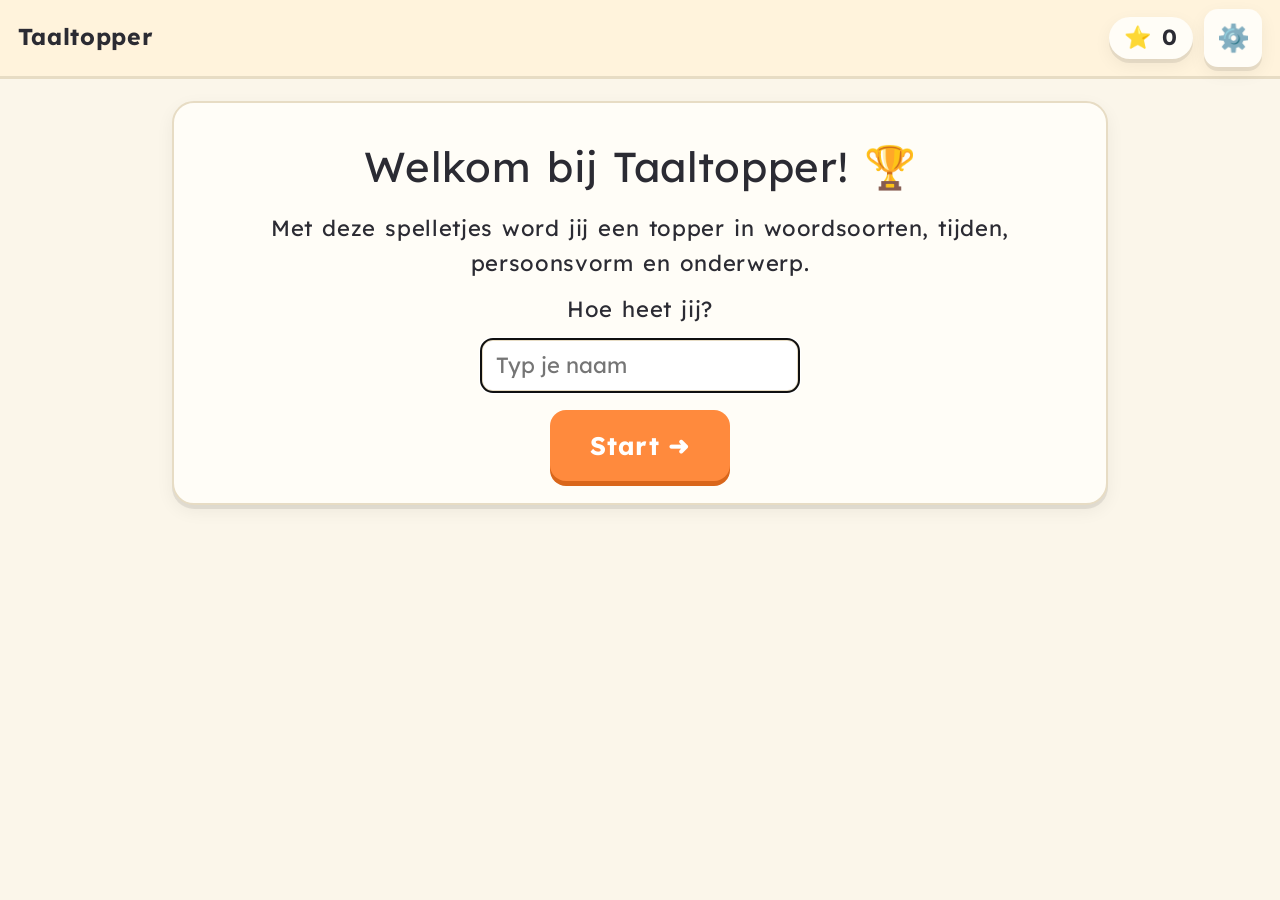
<file: index.html>
<!DOCTYPE html>
<html lang="nl">
<head>
  <meta charset="UTF-8">
  <meta name="viewport" content="width=device-width, initial-scale=1">
  <title>Taaltopper – oefenspelletjes taal groep 6</title>
  <link rel="preconnect" href="https://fonts.googleapis.com">
  <link rel="preconnect" href="https://fonts.gstatic.com" crossorigin>
  <link href="https://fonts.googleapis.com/css2?family=Lexend:wght@400;600;700&display=swap" rel="stylesheet">
  <link rel="stylesheet" href="style.css">
</head>
<body>
  <header class="topbalk">
    <button id="knop-home" class="ikoonknop" aria-label="Naar het begin" hidden>🏠</button>
    <div class="titel" id="titel">Taaltopper</div>
    <div class="sterren-teller" id="sterren-teller" title="Al je verzamelde sterren">⭐ <span>0</span></div>
    <button id="knop-instellingen" class="ikoonknop" aria-label="Instellingen">⚙️</button>
  </header>

  <main id="app"></main>

  <div id="confetti" aria-hidden="true"></div>

  <script src="data.js"></script>
  <script src="app.js"></script>
</body>
</html>
</file>
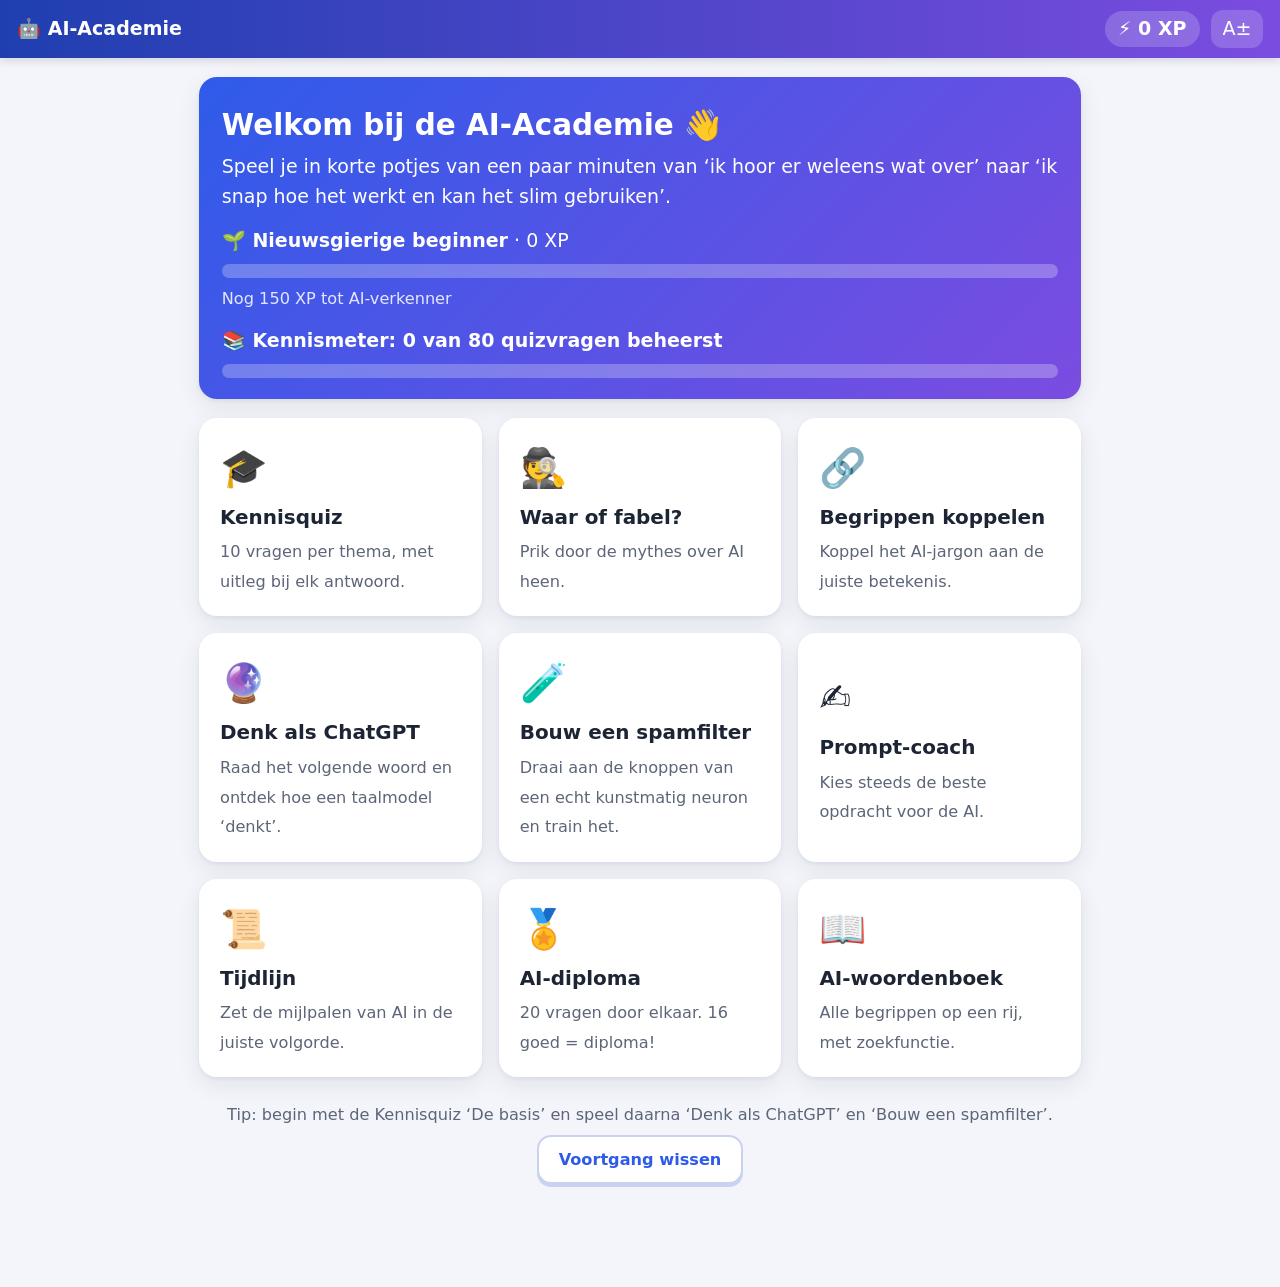
<file: ai-academie.html>
<!DOCTYPE html>
<html lang="nl">
<head>
<meta charset="UTF-8">
<meta name="viewport" content="width=device-width, initial-scale=1">
<title>AI-Academie – speel jezelf AI-expert</title>
<style>
:root {
  --bg: #f3f5fa; --kaart: #ffffff; --tekst: #1d2433; --zacht: #5d6578;
  --blauw: #2f5bea; --blauw-d: #1f3fb0; --paars: #7b4ce0;
  --goed: #1f9d55; --goed-l: #dcf5e6; --fout: #d23c3c; --fout-l: #fde4e4;
  --geel: #fff4cc; --rand: #dfe4ef; --schaduw: 0 2px 4px rgba(20,30,60,.06), 0 8px 24px rgba(20,30,60,.08);
  --basis: 19px;
}
body.groot { --basis: 22px; }
* { box-sizing: border-box; }
html, body { margin: 0; }
body { background: var(--bg); color: var(--tekst); font: var(--basis)/1.55 system-ui, -apple-system, "Segoe UI", Roboto, Verdana, sans-serif; min-height: 100vh; }
button { font: inherit; color: inherit; cursor: pointer; }
h1, h2, h3 { line-height: 1.25; margin: .3em 0; }
h1 { font-size: 1.55em; } h2 { font-size: 1.25em; } h3 { font-size: 1.05em; }
p { margin: .45em 0; }
.top { position: sticky; top: 0; z-index: 10; display: flex; align-items: center; gap: .6em; padding: .5em .9em;
  background: linear-gradient(90deg, #1f3fb0, #7b4ce0); color: #fff; box-shadow: 0 2px 10px rgba(0,0,0,.15); }
.top .titel { flex: 1; font-weight: 700; }
.top button { border: none; background: rgba(255,255,255,.18); color: #fff; border-radius: 12px; padding: .25em .6em; font-size: 1em; }
.xp-pil { background: rgba(255,255,255,.18); border-radius: 999px; padding: .15em .7em; font-weight: 700; white-space: nowrap; }
main { max-width: 920px; margin: 0 auto; padding: 1em 1em 5em; }
.kaart { background: var(--kaart); border-radius: 18px; padding: 1.1em 1.2em; box-shadow: var(--schaduw); margin-bottom: 1em; }
.held { background: linear-gradient(135deg, #2f5bea, #7b4ce0); color: #fff; }
.held .zacht { color: #e3e8ff; }
.zacht { color: var(--zacht); }
.klein { font-size: .85em; }
.balk { height: 14px; background: rgba(0,0,0,.08); border-radius: 999px; overflow: hidden; }
.held .balk { background: rgba(255,255,255,.25); }
.balk > div { height: 100%; background: linear-gradient(90deg, #36c27a, #1f9d55); border-radius: 999px; transition: width .4s; }
.held .balk > div { background: #ffd34d; }
.raster { display: grid; grid-template-columns: repeat(auto-fill, minmax(250px, 1fr)); gap: .9em; }
.tegel { text-align: left; border: 2px solid transparent; background: var(--kaart); border-radius: 18px; padding: 1em; box-shadow: var(--schaduw); transition: transform .12s, border-color .12s; }
.tegel:hover { transform: translateY(-2px); border-color: var(--blauw); }
.tegel .ico { font-size: 2em; }
.tegel b { display: block; font-size: 1.05em; margin: .2em 0; }
.tegel span { color: var(--zacht); font-size: .85em; }
.knop { border: none; background: var(--blauw); color: #fff; border-radius: 14px; padding: .6em 1.2em; font-weight: 600; box-shadow: 0 3px 0 var(--blauw-d); }
.knop:active { transform: translateY(2px); box-shadow: 0 1px 0 var(--blauw-d); }
.knop.wit { background: #fff; color: var(--blauw); box-shadow: 0 3px 0 #c9d3f0; border: 2px solid #c9d3f0; }
.knop:disabled { opacity: .45; cursor: default; }
.knoppen { display: flex; gap: .6em; flex-wrap: wrap; margin-top: .8em; }
.opties { display: grid; gap: .6em; margin-top: .8em; }
.optie { text-align: left; border: 2px solid var(--rand); background: #fff; border-radius: 14px; padding: .7em 1em; transition: border-color .1s, background .1s; }
.optie:hover:not(:disabled) { border-color: var(--blauw); background: #f5f7ff; }
.optie:disabled { cursor: default; }
.optie.goed { border-color: var(--goed); background: var(--goed-l); }
.optie.fout { border-color: var(--fout); background: var(--fout-l); }
.optie.gekozen { border-color: var(--blauw); background: #e8edff; }
.uitleg { margin-top: .9em; padding: .8em 1em; border-radius: 14px; background: var(--geel); border-left: 6px solid #f0b400; }
.uitleg.goed { background: var(--goed-l); border-left-color: var(--goed); }
.uitleg.fout { background: var(--fout-l); border-left-color: var(--fout); }
.voortgang { display: flex; justify-content: space-between; align-items: center; gap: 1em; margin-bottom: .5em; color: var(--zacht); font-size: .9em; }
.label { display: inline-block; font-size: .75em; font-weight: 700; padding: .1em .6em; border-radius: 999px; background: #e8edff; color: var(--blauw-d); }
.twee { display: grid; grid-template-columns: 1fr 1fr; gap: .6em; }
@media (max-width: 600px) { :root { --basis: 17px; } body.groot { --basis: 20px; } .twee { grid-template-columns: 1fr; } main { padding: .7em .6em 5em; } }
.thema-rij { display: flex; align-items: center; gap: .8em; padding: .6em 0; border-bottom: 1px solid var(--rand); }
.thema-rij:last-child { border-bottom: none; }
.thema-rij .naam { flex: 1; }
.thema-rij .balk { width: 120px; }
.toast { position: fixed; left: 50%; bottom: 1.2em; transform: translateX(-50%); background: #1d2433; color: #fff; padding: .6em 1.2em; border-radius: 999px; z-index: 40; box-shadow: var(--schaduw); animation: op .3s; }
@keyframes op { from { opacity: 0; transform: translate(-50%, 20px); } }
.schud { animation: schud .35s; }
@keyframes schud { 20%,60% { transform: translateX(-6px); } 40%,80% { transform: translateX(6px); } }
/* Koppelspel */
.koppel { display: grid; grid-template-columns: 1fr 1.6fr; gap: .6em; }
.koppel .optie { font-size: .92em; }
/* Tijdlijn */
.tl-slot { display: flex; gap: .7em; align-items: center; border: 2px dashed var(--rand); border-radius: 14px; padding: .5em .8em; min-height: 2.8em; margin-bottom: .4em; background: #fafbff; }
.tl-slot .nr { font-weight: 700; color: var(--blauw); width: 1.6em; }
.tl-slot.goed { border-style: solid; border-color: var(--goed); background: var(--goed-l); }
.tl-slot.fout { border-style: solid; border-color: var(--fout); background: var(--fout-l); }
/* Neuron */
.mail { display: grid; grid-template-columns: 1fr auto auto; gap: .5em; align-items: center; padding: .45em .7em; border-radius: 12px; border: 2px solid var(--rand); margin-bottom: .35em; font-size: .9em; }
.mail.ok { border-color: var(--goed); background: var(--goed-l); }
.mail.nok { border-color: var(--fout); background: var(--fout-l); }
.mail .kenm { color: var(--zacht); font-size: .8em; }
.schuif { display: grid; grid-template-columns: 1fr 140px 3.2em; gap: .6em; align-items: center; margin: .35em 0; }
.schuif input { width: 100%; }
.schuif b { text-align: right; font-variant-numeric: tabular-nums; }
@media (max-width: 600px) { .schuif { grid-template-columns: 1fr; gap: .1em; } .schuif b { text-align: left; } }
.formule { font-family: ui-monospace, Menlo, Consolas, monospace; background: #f1f3fa; padding: .5em .8em; border-radius: 10px; font-size: .85em; overflow-x: auto; }
/* Volgende woord */
.zinnetje { font-size: 1.3em; font-weight: 600; }
.zinnetje .gat { display: inline-block; min-width: 4em; border-bottom: 3px solid var(--blauw); color: var(--blauw); }
.kans { display: grid; grid-template-columns: 7em 1fr 4em; gap: .6em; align-items: center; margin: .3em 0; }
.kans .balk { height: 20px; }
.kans .balk > div { background: linear-gradient(90deg, #6c8cff, #7b4ce0); }
.kans b { text-align: right; font-variant-numeric: tabular-nums; }
/* Woordenboek */
.zoek { width: 100%; font: inherit; padding: .55em .9em; border-radius: 14px; border: 2px solid var(--rand); }
.term { padding: .6em 0; border-bottom: 1px solid var(--rand); }
.term b { color: var(--blauw-d); }
/* Diploma */
.diploma { text-align: center; border: 8px double #c9a227; background: #fffdf3; padding: 2em 1em; }
.diploma .groot-ico { font-size: 3.5em; }
input[type=text] { font: inherit; padding: .45em .8em; border-radius: 12px; border: 2px solid var(--rand); width: 100%; max-width: 360px; }
#confetti { position: fixed; inset: 0; pointer-events: none; overflow: hidden; z-index: 50; }
.snipper { position: absolute; top: -20px; width: 10px; height: 14px; border-radius: 3px; animation: val linear forwards; }
@keyframes val { to { transform: translateY(110vh) rotate(720deg); } }
@media (prefers-reduced-motion: reduce) { * { animation: none !important; transition: none !important; } }
</style>
</head>
<body>
<header class="top">
  <button id="home" aria-label="Naar het begin" hidden>🏠</button>
  <div class="titel" id="titel">🤖 AI-Academie</div>
  <div class="xp-pil" title="Je ervaringspunten">⚡ <span id="xp">0</span> XP</div>
  <button id="groter" aria-label="Tekst groter of kleiner" title="Tekst groter/kleiner">A±</button>
</header>
<main id="app"></main>
<div id="confetti" aria-hidden="true"></div>

<script>
"use strict";
// =====================================================================
//  LESSTOF – alle vragen, begrippen en weetjes
// =====================================================================
const THEMAS = {
  basis:   { naam: "De basis: wat is AI?",        ico: "🧠" },
  leren:   { naam: "Hoe leert een machine?",      ico: "📈" },
  taal:    { naam: "ChatGPT & taalmodellen",      ico: "💬" },
  beeld:   { naam: "Beeld, stem & deepfakes",     ico: "🎨" },
  praktijk:{ naam: "AI in je werk & leven",       ico: "💼" },
  ethiek:  { naam: "Risico's, ethiek & wetgeving",ico: "⚖️" },
  historie:{ naam: "Geschiedenis van AI",         ico: "📜" },
};

// v = vraag, a = antwoorden (eerste is GOED – wordt later geschud), u = uitleg
const VRAGEN = {
basis: [
 { v: "Waar staat de afkorting AI voor?", a: ["Artificial Intelligence – kunstmatige intelligentie", "Automatische Informatieverwerking", "Analoge Interface", "Advanced Internet"],
   u: "AI = Artificial Intelligence. Het zijn computersystemen die taken doen waarvoor je normaal menselijke intelligentie nodig hebt: taal begrijpen, beelden herkennen, voorspellen of beslissen." },
 { v: "Wat is de relatie tussen AI en machine learning?", a: ["Machine learning is een onderdeel van AI: het systeem leert van voorbeelden in plaats van vaste regels", "Het is precies hetzelfde", "AI is een onderdeel van machine learning", "Machine learning is de hardware, AI de software"],
   u: "Zie het als Russische poppetjes: AI is het grote geheel, machine learning zit erin, en deep learning zit weer in machine learning." },
 { v: "Welke van deze is GEEN AI?", a: ["Een gewone rekenmachine", "Gezichtsherkenning op je telefoon", "De spamfilter van je e-mail", "Aanbevelingen op Netflix"],
   u: "Een rekenmachine volgt vaste rekenregels en leert niets. Gezichtsherkenning, spamfilters en aanbevelingen zijn getraind op enorme hoeveelheden voorbeelden." },
 { v: "Wat bedoelt men met ‘smalle AI’ (narrow AI)?", a: ["AI die erg goed is in één specifieke taak", "AI die alleen op kleine schermen werkt", "AI met weinig geheugen", "AI die maar één taal spreekt"],
   u: "Bijna alle AI is ‘smal’: een schaakcomputer kan niet autorijden en een spamfilter kan geen gedicht schrijven. Grote taalmodellen zijn wel breder inzetbaar dan klassieke AI." },
 { v: "Wat is AGI?", a: ["Algemene AI die vrijwel elke denktaak minstens zo goed kan als een mens", "Een Amerikaans overheidsbureau voor AI", "Een programmeertaal voor AI", "Een type computerchip"],
   u: "AGI = Artificial General Intelligence. Grote AI-bedrijven noemen het hun doel. Wanneer (en of) het er komt, en hoe je het zou herkennen, is onder deskundigen sterk omstreden." },
 { v: "Wat is een algoritme?", a: ["Een stappenplan: een reeks instructies om een probleem op te lossen", "Een soort robot", "Een computervirus", "Een database met wachtwoorden"],
   u: "Een recept is ook een algoritme! In AI bepaalt het algoritme hoe het model leert van data." },
 { v: "Wat is deep learning?", a: ["Machine learning met neurale netwerken die uit heel veel lagen bestaan", "AI die onder water werkt", "Leren door heel lang naar één voorbeeld te kijken", "Een filosofische stroming"],
   u: "‘Deep’ slaat op de vele lagen in het netwerk. Elke laag herkent iets abstracters: eerst randjes, dan vormen, dan ‘een kat’." },
 { v: "Wat heeft een AI-model vooral nodig om te leren?", a: ["Veel voorbeelden (data)", "Een internetverbinding", "Een programmeur die elke regel uitschrijft", "Een camera"],
   u: "Data is de brandstof van AI. Een taalmodel leert van enorme hoeveelheden tekst, een beeldherkenner van miljoenen foto's." },
 { v: "Wat is generatieve AI?", a: ["AI die nieuwe inhoud maakt: tekst, beelden, muziek, video of code", "AI die stroom opwekt", "AI van een bepaalde generatie computers", "AI die alleen dingen sorteert"],
   u: "ChatGPT, Claude, Gemini (tekst) en Midjourney of DALL·E (beeld) zijn bekende voorbeelden van generatieve AI." },
 { v: "Heeft een chatbot zoals ChatGPT bewustzijn of gevoelens?", a: ["Daar is geen wetenschappelijk bewijs voor; het herkent en produceert patronen in taal", "Ja, dat is bewezen", "Ja, maar alleen als je vriendelijk bent", "Alleen de betaalde versie"],
   u: "Een taalmodel kan heel menselijk klinken omdat het van menselijke teksten leerde. Of zulke systemen ooit iets als ervaring kunnen hebben is een open filosofische vraag – maar ‘het klinkt menselijk’ is geen bewijs." },
],
leren: [
 { v: "Wat is ‘supervised learning’ (gecontroleerd leren)?", a: ["Leren van voorbeelden waarbij het juiste antwoord (label) erbij staat", "Leren terwijl een mens meekijkt via de webcam", "Leren zonder data", "Leren door straf en beloning"],
   u: "Voorbeeld: 10.000 mails met het label ‘spam’ of ‘geen spam’. Het model leert de patronen die bij elk label horen." },
 { v: "Wat doet ‘unsupervised learning’?", a: ["Zelf patronen en groepen ontdekken in data zonder labels", "Leren zonder stroom", "Alleen leren ’s nachts", "Fouten negeren"],
   u: "Bijvoorbeeld een supermarkt die klanten automatisch in groepen indeelt op basis van koopgedrag, zonder van tevoren te zeggen welke groepen er zijn." },
 { v: "Hoe werkt ‘reinforcement learning’?", a: ["Uitproberen en leren van beloning en straf", "Data versterken met extra opslag", "Twee modellen samenvoegen", "Leren van een leraar die alles voorzegt"],
   u: "Net als een hond trainen met snoepjes. Zo leerde AlphaGo Go spelen door miljoenen partijen tegen zichzelf te spelen." },
 { v: "Wat is ‘overfitting’?", a: ["Het model leert de trainingsvoorbeelden uit het hoofd en werkt slecht op nieuwe gevallen", "Het model is te groot voor de computer", "Het model is te snel klaar", "Het model past niet in de cloud"],
   u: "Zoals een leerling die de oefentoets uit het hoofd leert maar de echte toets niet snapt. Daarom test je altijd op data die het model nog niet gezien heeft." },
 { v: "Waarom houd je een deel van de data apart als ‘testset’?", a: ["Om eerlijk te meten hoe goed het model werkt op onbekende voorbeelden", "Als reserve voor als de computer crasht", "Omdat het anders te duur is", "Dat is wettelijk verplicht"],
   u: "Wie zijn eigen examen nakijkt met de antwoorden die hij al kende, krijgt een te mooi cijfer. Een testset voorkomt dat." },
 { v: "Waar is een kunstmatig neuraal netwerk losjes op geïnspireerd?", a: ["Op de zenuwcellen in de hersenen", "Op het wegennet", "Op een spinnenweb", "Op het internet"],
   u: "Kunstmatige ‘neuronen’ tellen signalen op met bepaalde gewichten en geven een signaal door. De gelijkenis met echte hersenen is wel beperkt." },
 { v: "Wat zijn ‘gewichten’ (weights) in een neuraal netwerk?", a: ["Getallen die bepalen hoe zwaar elke invoer meetelt; die worden tijdens training aangepast", "Het gewicht van de server in kilo's", "De prijs per vraag", "Het aantal gebruikers"],
   u: "Training = de gewichten stapje voor stapje bijstellen zodat de fouten kleiner worden. Probeer het zelf in het spel ‘Bouw een spamfilter’!" },
 { v: "Wat betekent ‘garbage in, garbage out’?", a: ["Slechte of scheve data levert een slecht model op", "AI kan afval sorteren", "Oude computers moet je weggooien", "Verwijderde bestanden komen terug"],
   u: "Een model is nooit beter dan zijn data. Zit er een vooroordeel in de data, dan neemt het model dat over." },
 { v: "Waarom zijn GPU's (grafische chips) zo belangrijk voor AI?", a: ["Ze kunnen enorm veel eenvoudige berekeningen tegelijk doen", "Ze maken mooiere plaatjes van de AI", "Ze zijn goedkoper dan gewone processors", "Ze slaan meer data op"],
   u: "Ooit gemaakt voor games, nu de motor van AI. Daardoor werd chipmaker Nvidia een van de waardevolste bedrijven ter wereld. Ook het Nederlandse ASML is cruciaal: het maakt de machines om zulke chips te produceren." },
 { v: "Wat is het verschil tussen ‘training’ en ‘inferentie’?", a: ["Training = het model leren; inferentie = het getrainde model gebruiken om antwoorden te geven", "Training is gratis, inferentie niet", "Het is hetzelfde", "Inferentie is het testen door mensen"],
   u: "Training van een groot model kost maanden en vele miljoenen. Elke keer dat jij een vraag stelt, is dat inferentie." },
 { v: "Een groot taalmodel heeft ‘honderden miljarden parameters’. Wat zijn dat?", a: ["De instelbare getallen (gewichten) in het model", "Het aantal woorden dat het kent", "Het aantal gebruikers", "Het aantal servers"],
   u: "Parameters en gewichten zijn grofweg hetzelfde. Meer parameters betekent meestal dat het model complexere patronen kan leren – maar ook dat het duurder is." },
],
taal: [
 { v: "Waar staat LLM voor?", a: ["Large Language Model – groot taalmodel", "Lokaal Lerend Model", "Linked Logic Machine", "Low Latency Mode"],
   u: "Een LLM is getraind op gigantische hoeveelheden tekst. ChatGPT, Claude, Gemini en Llama zijn gebouwd op LLM's." },
 { v: "Wat doet een taalmodel in de kern?", a: ["Steeds voorspellen welk stukje tekst (token) waarschijnlijk volgt", "Antwoorden opzoeken in een grote database", "Elk antwoord kopiëren van Wikipedia", "Een mens typt stiekem mee"],
   u: "Het model rekent per stap uit welk volgend token het meest passend is. Door dat duizenden keren te herhalen ontstaat een heel antwoord. Speel ‘Raad het volgende woord’!" },
 { v: "Wat is een ‘token’?", a: ["Een stukje tekst: een woord of deel van een woord", "Een betaalmunt voor AI", "Een wachtwoord", "Een foutmelding"],
   u: "‘Onvoorstelbaar’ kan in meerdere tokens worden opgeknipt. Daardoor zijn taalmodellen soms slecht in letters tellen: ze ‘zien’ geen losse letters." },
 { v: "Waar staat GPT (zoals in ChatGPT) voor?", a: ["Generative Pre-trained Transformer", "General Purpose Technology", "Google Powered Text", "Global Prediction Tool"],
   u: "Generative = maakt tekst, Pre-trained = eerst getraind op heel veel tekst, Transformer = het type neuraal netwerk (uitgevonden in 2017)." },
 { v: "Wat bedoelt men met ‘hallucineren’ bij AI?", a: ["Overtuigend klinkende informatie verzinnen die niet klopt", "De AI ziet beelden die er niet zijn", "De AI loopt vast", "De AI praat in een andere taal"],
   u: "Een taalmodel wil altijd een vloeiend antwoord geven, ook als het het niet weet. Controleer dus altijd feiten, bronnen, cijfers en citaten." },
 { v: "Wat is het ‘contextvenster’?", a: ["Hoeveel tekst het model in één keer kan meenemen in een gesprek", "Het chatvenster op je scherm", "De tijd die het model nodig heeft", "Het venster met instellingen"],
   u: "Alles wat binnen het contextvenster past (jouw vragen, documenten, eerdere antwoorden) kan het model gebruiken. Wat erbuiten valt, ‘vergeet’ het." },
 { v: "Wat is een ‘prompt’?", a: ["De opdracht of vraag die je aan de AI geeft", "Een snelle AI", "Het antwoord van de AI", "Een abonnement"],
   u: "Hoe beter je prompt (context, doel, gewenste vorm), hoe beter het antwoord. Oefen dit in ‘Prompt-coach’." },
 { v: "Wat doet de instelling ‘temperatuur’ bij een taalmodel?", a: ["Bepaalt hoe voorspelbaar of juist creatief/willekeurig de woordkeuze is", "Regelt de koeling van de server", "Bepaalt hoe vriendelijk het model is", "Bepaalt de snelheid"],
   u: "Lage temperatuur: kiest bijna altijd het meest waarschijnlijke woord (saai maar betrouwbaar). Hoge temperatuur: meer verrassing, maar ook meer onzin." },
 { v: "Wat is RLHF?", a: ["Bijtrainen met menselijke feedback: mensen beoordelen antwoorden en het model leert daarvan", "Een snelle internetverbinding", "Een Europese AI-wet", "Een type chip"],
   u: "Reinforcement Learning from Human Feedback. Hierdoor werd een ruwe tekstvoorspeller een behulpzame assistent die vragen beantwoordt in plaats van alleen tekst aan te vullen." },
 { v: "Waarom weet een chatbot soms niets van recent nieuws?", a: ["Zijn kennis stopt bij de datum waarop de trainingsdata is verzameld, tenzij hij kan zoeken op internet", "Nieuws is verboden voor AI", "Hij wil het niet zeggen", "Nieuws staat in een andere taal"],
   u: "Dit heet de ‘knowledge cutoff’. Veel chatbots kunnen tegenwoordig wel het web doorzoeken om actuele informatie op te halen." },
 { v: "Wat is RAG (Retrieval-Augmented Generation)?", a: ["De AI zoekt eerst relevante documenten op en baseert het antwoord daarop", "Een methode om AI sneller te laten typen", "Een manier om AI te hacken", "Een virus voor taalmodellen"],
   u: "Bedrijven gebruiken dit om een chatbot vragen te laten beantwoorden over hun eigen handleidingen of beleid. Het vermindert hallucinaties, maar sluit ze niet uit." },
 { v: "Wat is een ‘AI-agent’?", a: ["AI die zelfstandig meerdere stappen uitvoert en hulpmiddelen gebruikt om een doel te bereiken", "Een geheim agent die AI gebruikt", "Een verkoper van AI-software", "Een virusscanner"],
   u: "Een agent kan bijvoorbeeld zoeken op internet, code schrijven en uitvoeren, bestanden aanpassen of formulieren invullen. Krachtig, maar je moet goed opletten welke rechten je hem geeft." },
 { v: "Welke van deze is GEEN AI-chatbot of taalmodel?", a: ["Excel", "Claude (Anthropic)", "Gemini (Google)", "ChatGPT (OpenAI)"],
   u: "Excel is een spreadsheetprogramma (al zit er tegenwoordig wel een AI-assistent in). Claude, Gemini en ChatGPT zijn AI-assistenten van verschillende bedrijven." },
 { v: "Wat betekent ‘multimodaal’?", a: ["Het model kan meerdere soorten invoer aan: tekst, beeld, geluid", "Het werkt op meerdere apparaten", "Het spreekt meerdere talen", "Het heeft meerdere abonnementen"],
   u: "Je kunt een foto van een kapotte kraan of een ingewikkelde brief laten zien en er vragen over stellen." },
 { v: "Wat is het kernidee van de ‘Transformer’-architectuur?", a: ["‘Attention’: het model bepaalt welke woorden in de tekst belangrijk zijn voor elkaar", "Het model verandert zichzelf in een robot", "Het vertaalt alles eerst naar het Engels", "Het gebruikt geen wiskunde"],
   u: "In ‘De bank was te zacht om op te zitten’ helpt attention het model om te zien dat ‘bank’ hier een meubel is en geen geldinstelling." },
 { v: "Wat betekent ‘open weights’ bij een model zoals Llama of Mistral?", a: ["De gewichten zijn te downloaden, zodat je het model zelf kunt draaien", "Het model is gratis te gebruiken via een website", "Het model weegt weinig", "Iedereen kan de makers mailen"],
   u: "Je kunt zo'n model op je eigen computer of server laten draaien, zodat je data niet naar een ander bedrijf gaat. Mistral is een Frans bedrijf, Llama komt van Meta." },
 { v: "Wat is een ‘systeemprompt’?", a: ["Verborgen instructies die de maker vooraf aan het model geeft over hoe het zich moet gedragen", "De eerste vraag van de gebruiker", "Een foutmelding van het systeem", "Het opstartscherm"],
   u: "Bijvoorbeeld: ‘Je bent de klantenservice van bedrijf X, antwoord kort en vriendelijk.’ In veel apps kun je ook zelf vaste instructies instellen." },
],
beeld: [
 { v: "Hoe maken beeldgeneratoren zoals Midjourney of DALL·E meestal een plaatje?", a: ["Ze beginnen met ruis en halen stap voor stap ruis weg richting jouw beschrijving", "Ze plakken bestaande foto's van internet aan elkaar", "Een kunstenaar tekent het razendsnel", "Ze zoeken de best passende foto op Google"],
   u: "Dit heet een diffusiemodel. Het leerde van miljoenen beelden met bijschriften hoe ‘ruis wegpoetsen’ naar een passend beeld leidt." },
 { v: "Wat is een deepfake?", a: ["Nep beeld, video of stem waarin iemand iets lijkt te zeggen of doen wat nooit gebeurde", "Een heel diep verborgen bestand", "Een fout in de AI", "Een computerspel"],
   u: "Deepfakes worden gebruikt voor grappen en films, maar ook voor oplichting, chantage en desinformatie." },
 { v: "Je krijgt een spraakbericht van je ‘zoon’: hij zit in de problemen en heeft snel geld nodig. Beste reactie?", a: ["Hang op en bel hem terug op zijn bekende nummer (of vraag naar een afgesproken codewoord)", "Snel overmaken, het klinkt echt als hem", "Om een foto vragen, dat is genoeg bewijs", "Terugsturen dat je het geld morgen stuurt"],
   u: "Met een paar seconden audio (bijv. van sociale media) kan een stem al worden nagemaakt. Spreek met je gezin een codewoord af en verifieer altijd via een ander kanaal." },
 { v: "Waaraan kon je AI-foto's vaak herkennen (al wordt het steeds moeilijker)?", a: ["Rare details: handen, tekst, sieraden, achtergronden, te gladde huid", "Ze zijn altijd zwart-wit", "Ze hebben altijd een watermerk", "Ze zijn altijd wazig"],
   u: "Nieuwe modellen maken steeds minder van zulke fouten. Kijk daarom ook naar de bron: wie plaatst het, en melden betrouwbare media het ook?" },
 { v: "Wat doet ‘computer vision’?", a: ["Computers laten begrijpen wat er op beelden en video te zien is", "Een bril met ingebouwde computer", "Een beeldscherm met hoge resolutie", "Webcambeveiliging"],
   u: "Toepassingen: gezichtsontgrendeling, kentekenherkenning, zelfrijdende auto's, kwaliteitscontrole in fabrieken en het beoordelen van medische scans." },
 { v: "Wat gebeurt er als je tegen Siri, Google Assistant of Alexa praat?", a: ["AI zet je spraak om in tekst, interpreteert die en spreekt een antwoord uit", "Een medewerker luistert altijd live mee", "Je stem wordt alleen opgenomen, niet verwerkt", "Er gebeurt niets slims, het zijn vaste opnames"],
   u: "Drie AI-stappen: spraakherkenning (geluid → tekst), taalbegrip (wat bedoel je?) en spraaksynthese (tekst → stem)." },
 { v: "Wat is ‘voice cloning’?", a: ["Met AI iemands stem nabootsen op basis van opnames", "Je stem harder maken", "Een telefoon met twee simkaarten", "Echo op een telefoonlijn"],
   u: "Handig voor bijvoorbeeld mensen die hun stem verliezen door ziekte, maar ook misbruikt bij telefoonfraude." },
 { v: "Kan AI ook muziek en video maken?", a: ["Ja, er zijn modellen die complete liedjes en realistische videoclips maken op basis van een tekst", "Nee, alleen tekst", "Alleen tekeningen", "Alleen klassieke muziek"],
   u: "Dit roept grote vragen op over auteursrecht van muzikanten en acteurs, en over de echtheid van beelden." },
 { v: "Wat is een ‘watermerk’ in de context van AI-beelden?", a: ["Een (vaak onzichtbaar) kenmerk dat aangeeft dat een beeld door AI is gemaakt", "Een vlek door waterschade", "Een logo van de fotograaf", "Een filter in Instagram"],
   u: "Bedrijven en regelgevers werken aan zulke labels en ‘content credentials’, zodat je kunt nagaan waar een beeld vandaan komt. Waterdicht is het nog niet." },
],
praktijk: [
 { v: "Wat kun je beter NIET in een gratis, openbare chatbot plakken?", a: ["Vertrouwelijke klantgegevens, wachtwoorden of je BSN", "Een recept voor appeltaart", "Een openbaar nieuwsbericht", "Een vraag over de geschiedenis van Rome"],
   u: "Afhankelijk van de instellingen kan wat je invoert worden opgeslagen of gebruikt om modellen te verbeteren. Gebruik op het werk de AI-tools die je werkgever goedkeurt." },
 { v: "Welke prompt geeft meestal het beste resultaat?", a: ["Een prompt met context, doel, doelgroep en gewenste vorm", "Eén woord, dan raadt de AI de rest", "Een prompt in hoofdletters", "Een prompt met zoveel mogelijk uitroeptekens"],
   u: "Vergelijk: ‘Schrijf een mail’ versus ‘Schrijf een korte, vriendelijke mail aan mijn team (8 collega's) dat de vergadering van dinsdag naar donderdag 10:00 verschuift. Max. 5 zinnen.’" },
 { v: "Een chatbot noemt een wetsartikel en een rechtszaak als bron. Wat doe je?", a: ["Zelf de bron opzoeken en controleren of die bestaat en klopt", "Overnemen, AI's citeren altijd correct", "De chatbot vragen of het zeker is – als hij ‘ja’ zegt, klopt het", "Negeren, AI noemt nooit bronnen"],
   u: "Er zijn advocaten die in de problemen kwamen omdat ze door AI verzonnen rechtszaken bij de rechter indienden. De chatbot zelf om bevestiging vragen is geen controle." },
 { v: "Wat is een ‘aanbevelingssysteem’?", a: ["AI die voorspelt wat jij leuk vindt op basis van je gedrag (Netflix, Spotify, YouTube, webshops)", "Een systeem dat werkgevers aanbevelingsbrieven stuurt", "Een recensiesite", "Een nieuwsbrief"],
   u: "Het is een van de meest gebruikte vormen van AI. Het bepaalt voor een groot deel wat je ziet op sociale media." },
 { v: "Wat verwachten de meeste onderzoekers van AI en banen?", a: ["AI verandert vooral taken binnen banen; sommige banen verdwijnen, nieuwe ontstaan, en wie met AI leert werken heeft voordeel", "Volgend jaar zijn alle banen weg", "AI heeft geen enkele invloed op werk", "Alleen fabrieksbanen veranderen"],
   u: "Anders dan bij eerdere automatisering raakt AI juist ook kenniswerk: schrijven, analyseren, programmeren, klantcontact. De omvang en snelheid zijn onzeker." },
 { v: "Wat is ‘few-shot prompting’?", a: ["Een paar voorbeelden van het gewenste resultaat in je prompt meegeven", "Weinig vragen stellen", "Een foto maken met AI", "Snel achter elkaar prompts sturen"],
   u: "Bijvoorbeeld: ‘Maak producttitels in deze stijl: [voorbeeld 1] [voorbeeld 2] [voorbeeld 3]. Nu voor: …’ Het model pikt de stijl direct op." },
 { v: "Je wilt een lastige brief aan de gemeente schrijven. Wat is de slimste aanpak met AI?", a: ["Laat AI een concept maken op basis van jouw feiten, lees het kritisch na en pas het aan", "Laat AI de brief schrijven en verstuur hem ongelezen", "AI is hier totaal ongeschikt voor", "Vraag AI om te doen alsof hij de wethouder is en het besluit te nemen"],
   u: "AI is sterk als schrijfmaatje: structuur, toon en formuleringen. Jij blijft verantwoordelijk voor de inhoud en de feiten." },
 { v: "Welke taak kun je het minst blind aan AI overlaten?", a: ["Een definitieve medische of juridische beslissing", "Een vergadering samenvatten", "Ideeën bedenken voor een verjaardagsfeest", "Een tekst vertalen voor eigen gebruik"],
   u: "Bij beslissingen met grote gevolgen hoort altijd een deskundige mens die controleert en de verantwoordelijkheid draagt (‘human in the loop’)." },
 { v: "Je vraagt een chatbot om ‘de omzet per maand op te tellen’ uit een lange tabel. Wat is verstandig?", a: ["Uitkomst narekenen of de AI laten rekenen met een rekentool/spreadsheet", "Altijd vertrouwen, computers rekenen foutloos", "Nooit AI voor cijfers gebruiken", "Het antwoord afronden op duizenden"],
   u: "Een taalmodel ‘voorspelt’ tekst en kan zich verrekenen. Veel assistenten kunnen tegenwoordig code uitvoeren om exact te rekenen – vraag daar gerust om." },
 { v: "Hoe verbeter je een antwoord van een chatbot dat net niet goed is?", a: ["Doorvragen en bijsturen: ‘Korter’, ‘formeler’, ‘voeg een voorbeeld toe’", "Opnieuw beginnen met precies dezelfde vraag", "Het antwoord met de hand overtypen", "Niets, het eerste antwoord is altijd het beste"],
   u: "Een gesprek met AI is geen zoekopdracht maar samenwerking. De beste resultaten krijg je in een paar rondes." },
],
ethiek: [
 { v: "Wat is ‘bias’ in AI?", a: ["Vooroordelen die het model overneemt uit scheve of onvolledige data", "Een snelle versie van AI", "Een technische storing", "Een Engels woord voor ‘slim’"],
   u: "Klassiek voorbeeld: een sollicitatie-AI getraind op cv's van vooral mannen ging vrouwelijke kandidaten lager waarderen." },
 { v: "Welk Nederlands schandaal draaide mede om discriminerende risicoprofilering door de overheid?", a: ["De toeslagenaffaire bij de Belastingdienst", "De Fyra-affaire", "De bouwfraude", "Het paspoortschandaal"],
   u: "De Belastingdienst gebruikte onder meer een algoritme voor risicoselectie waarin nationaliteit meewoog. De Autoriteit Persoonsgegevens oordeelde dat dit discriminerend en onrechtmatig was." },
 { v: "Wat is de EU AI Act?", a: ["Een Europese wet die AI-toepassingen indeelt naar risico, met strengere regels naarmate het risico hoger is", "Een Europese AI-chatbot", "Een subsidieregeling voor AI-startups", "Een verbod op alle AI"],
   u: "De wet is in 2024 in werking getreden en wordt in stappen van kracht. Categorieën: onaanvaardbaar (verboden), hoog risico, beperkt risico (transparantieplicht) en minimaal risico." },
 { v: "Welke toepassing is in de EU volgens de AI Act verboden?", a: ["‘Social scoring’: mensen een score geven op basis van hun gedrag, met nadelige gevolgen", "Een spamfilter", "Een AI die vakantiefoto's sorteert", "Een vertaal-app"],
   u: "Ook verboden zijn o.a. manipulatieve AI die kwetsbaarheden uitbuit en emotieherkenning op de werkvloer of op school (met enkele uitzonderingen)." },
 { v: "Wat bedoelt men met een AI als ‘black box’?", a: ["Je kunt moeilijk zien waarom het model tot een bepaald besluit kwam", "De AI zit in een zwarte kast", "De AI is gestolen", "De AI werkt alleen in het donker"],
   u: "Vooral lastig bij beslissingen over mensen (lening, uitkering, sollicitatie). Onderzoek naar ‘uitlegbare AI’ probeert hier iets aan te doen." },
 { v: "Waarom lopen er rechtszaken tegen AI-bedrijven over auteursrecht?", a: ["Modellen zijn getraind op werk van schrijvers, kunstenaars en media, vaak zonder toestemming of vergoeding", "Omdat AI-bedrijven geen logo hebben", "Omdat AI altijd plagiaat pleegt bij elk antwoord", "Omdat AI geen auteursrecht mag hebben op software"],
   u: "Kranten, schrijvers, fotobureaus en muzieklabels hebben geprocedeerd. De uitkomsten verschillen per land en zaak; de juridische discussie is nog volop gaande." },
 { v: "Wat is een belangrijk milieu-aspect van AI?", a: ["Datacenters voor AI gebruiken veel stroom en (voor koeling) water", "AI vermindert automatisch CO₂", "AI heeft geen enkele milieu-impact", "AI draait volledig op zonne-energie"],
   u: "Het stroomverbruik van datacenters groeit hard door AI. Tegelijk wordt AI ook ingezet om energienetten en klimaatmodellen te verbeteren." },
 { v: "Wat zegt de AVG (privacywet) over besluiten door computers?", a: ["Je hebt in principe het recht om niet onderworpen te worden aan een besluit dat volledig automatisch is genomen en je aanzienlijk raakt", "Computers mogen alles beslissen", "AVG geldt niet voor AI", "Je moet zelf betalen voor een menselijke beoordeling"],
   u: "Dit staat in artikel 22 van de AVG. Er zijn uitzonderingen, maar je kunt vaak om menselijke tussenkomst en uitleg vragen." },
 { v: "Wat betekent ‘alignment’ in AI-veiligheid?", a: ["Zorgen dat AI doet wat mensen echt bedoelen en in lijn is met menselijke waarden", "Alle servers op één lijn zetten", "De tekst netjes uitlijnen", "Het model sneller maken"],
   u: "Hoe krachtiger AI wordt, hoe belangrijker dit is. Bedrijven als Anthropic, OpenAI en Google DeepMind hebben er aparte teams voor." },
 { v: "Wat bedoelt men met ‘human in the loop’?", a: ["Een mens controleert of beslist mee over wat de AI doet", "Een mens zit vast in een computer", "Een mens herhaalt telkens dezelfde vraag", "Een rondje lopen tijdens je werk"],
   u: "Bij belangrijke beslissingen, zoals in de zorg of rechtspraak, is dit een basisprincipe van verantwoorde AI." },
 { v: "Waarom maakt AI desinformatie gevaarlijker?", a: ["Het wordt heel goedkoop en snel om geloofwaardig nepnieuws, nepbeelden en nepaccounts op grote schaal te maken", "AI verspreidt automatisch alle berichten", "Nepnieuws bestond niet vóór AI", "AI maakt alle nieuws onleesbaar"],
   u: "Tip: wees extra kritisch bij berichten die sterke emoties oproepen, en check of betrouwbare nieuwsbronnen het ook melden." },
],
historie: [
 { v: "Wie stelde in 1950 een test voor om te bepalen of een machine kan ‘denken’?", a: ["Alan Turing", "Albert Einstein", "Bill Gates", "Steve Jobs"],
   u: "De Turingtest: als een mens via tekst niet kan onderscheiden of hij met een mens of machine praat, ‘slaagt’ de machine. Turing kraakte ook de Enigma-code in de Tweede Wereldoorlog." },
 { v: "Waar werd de term ‘artificial intelligence’ in 1956 voor het eerst officieel gebruikt?", a: ["Op een zomerconferentie aan Dartmouth College (VS)", "Bij IBM in New York", "Op de universiteit van Delft", "In Silicon Valley bij Apple"],
   u: "Organisator John McCarthy bedacht de term. De deelnemers dachten dat ze in één zomer flinke stappen konden zetten… het werd wat langer." },
 { v: "Wat was ELIZA (1966)?", a: ["Een van de eerste chatbots, die een gesprekstherapeut nadeed", "De eerste robot met benen", "De eerste zelfrijdende auto", "Een vroege zoekmachine"],
   u: "Gemaakt door Joseph Weizenbaum. Hoewel het programma alleen simpele trucjes gebruikte, raakten mensen er emotioneel aan gehecht – dat schrok hem enorm." },
 { v: "Wat is een ‘AI-winter’?", a: ["Een periode waarin geld en interesse voor AI wegvielen na tegenvallende resultaten", "Een koude periode waarin servers beter werken", "Een AI die het weer voorspelt", "Een winterse promotie van techbedrijven"],
   u: "Er waren AI-winters in de jaren '70 en eind jaren '80. Te hoge verwachtingen botsten met de beperkte rekenkracht en data van toen." },
 { v: "Welke computer versloeg in 1997 wereldkampioen schaken Garri Kasparov?", a: ["Deep Blue van IBM", "AlphaGo van Google", "Watson van IBM", "HAL 9000"],
   u: "Deep Blue rekende 200 miljoen stellingen per seconde door. Het was vooral rekenkracht en slimme regels, geen ‘lerende’ AI zoals nu." },
 { v: "Wat gebeurde er in 2012 met ‘AlexNet’?", a: ["Een deep-learning-netwerk won een beeldherkenningswedstrijd met grote voorsprong – het begin van de deep-learning-golf", "Het eerste AI-bedrijf ging naar de beurs", "De eerste smartphone met AI kwam uit", "Er werd een AI-wet aangenomen"],
   u: "AlexNet won de ImageNet-wedstrijd en liet zien dat neurale netwerken + veel data + GPU's een enorme sprong opleverden." },
 { v: "Welk programma versloeg in 2016 topspeler Lee Sedol in het bordspel Go?", a: ["AlphaGo van Google DeepMind", "Deep Blue van IBM", "Siri van Apple", "ChatGPT van OpenAI"],
   u: "Go heeft meer mogelijke stellingen dan er atomen in het heelal zijn. Zet 37 in partij 2 werd beroemd: zo creatief dat experts eerst dachten dat het een fout was." },
 { v: "Welk onderzoeksartikel uit 2017 legde de basis voor ChatGPT en vergelijkbare modellen?", a: ["‘Attention Is All You Need’ (de Transformer)", "‘Computing Machinery and Intelligence’", "‘Deep Blue Wins’", "‘The Chatbot Manifesto’"],
   u: "Geschreven door onderzoekers van Google. De ‘T’ in GPT staat voor deze Transformer." },
 { v: "Wanneer werd ChatGPT voor het publiek gelanceerd?", a: ["November 2022", "Januari 2015", "Maart 2019", "December 2024"],
   u: "Binnen enkele maanden had het naar schatting zo'n 100 miljoen gebruikers – destijds een van de snelst groeiende apps ooit." },
 { v: "Wat kan AlphaFold van Google DeepMind?", a: ["De 3D-vorm van eiwitten voorspellen", "Origami vouwen met een robot", "Kleding vouwen", "Landkaarten netjes opvouwen"],
   u: "Dit was een decennia-oud probleem in de biologie en helpt bij medicijnonderzoek. Demis Hassabis en John Jumper kregen er in 2024 (samen met David Baker) de Nobelprijs voor Scheikunde voor." },
 { v: "Wie kregen in 2024 de Nobelprijs voor Natuurkunde voor fundamenteel werk aan neurale netwerken?", a: ["John Hopfield en Geoffrey Hinton", "Elon Musk en Sam Altman", "Alan Turing en John McCarthy", "Bill Gates en Paul Allen"],
   u: "Hinton wordt wel de ‘peetvader van deep learning’ genoemd. Hij waarschuwt inmiddels ook publiekelijk voor de risico's van AI." },
 { v: "Wat was de ‘perceptron’ (1958, Frank Rosenblatt)?", a: ["Een van de eerste kunstmatige neuronen dat kon leren van voorbeelden", "De eerste rekenmachine", "Een robotstofzuiger", "Een type beeldscherm"],
   u: "Het simpele idee – invoer × gewichten optellen en een drempel – vormt nog steeds de basis van moderne neurale netwerken. Probeer het in ‘Bouw een spamfilter’!" },
],
};

// Waar of fabel – w: true = waar
const STELLINGEN = [
 { s: "Een chatbot zoekt elk antwoord live op internet op.", w: false, u: "Veel antwoorden komen uit wat het model tijdens training leerde. Sommige assistenten kúnnen het web doorzoeken, maar dat is een extra functie." },
 { s: "Een chatbot kan heel stellig iets zeggen wat niet klopt.", w: true, u: "Dit heet hallucineren. Stelligheid zegt niets over juistheid." },
 { s: "AI kan vooroordelen hebben.", w: true, u: "Als de trainingsdata scheef is, neemt het model dat over – bijvoorbeeld bij sollicitaties of kredietbeoordeling." },
 { s: "Hoe meer data, hoe beter het model – altijd.", w: false, u: "Kwaliteit telt minstens zo zwaar als kwantiteit. Veel slechte of eenzijdige data levert een slecht model." },
 { s: "Met een korte opname van je stem kan AI je stem nabootsen.", w: true, u: "Soms is een paar seconden tot een minuut al genoeg. Spreek daarom een codewoord af met familie." },
 { s: "AI-detectors kunnen betrouwbaar zien of een tekst door AI is geschreven.", w: false, u: "Zulke detectors maken veel fouten en beschuldigen soms ten onrechte mensen (vooral niet-moedertaalsprekers). Ga er niet blind op af." },
 { s: "AI wordt in ziekenhuizen gebruikt om scans te helpen beoordelen.", w: true, u: "Bijvoorbeeld bij röntgenfoto's, borstkankerscreening en huidafwijkingen – als hulpmiddel naast de arts." },
 { s: "Een taalmodel past zijn ‘hersenen’ (gewichten) direct aan tijdens jouw gesprek.", w: false, u: "Tijdens een gesprek veranderen de gewichten niet; het model gebruikt alleen wat in het contextvenster staat. Sommige apps hebben wel een ‘geheugen’-functie, en bedrijven kunnen gesprekken later voor training gebruiken (afhankelijk van je instellingen)." },
 { s: "AI is uitgevonden in 2022, met ChatGPT.", w: false, u: "AI-onderzoek bestaat sinds de jaren '50. ChatGPT maakte het alleen voor het grote publiek zichtbaar." },
 { s: "Taalmodellen hebben soms moeite met letters tellen in een woord.", w: true, u: "Ze zien tekst als tokens (stukjes woorden), niet als losse letters." },
 { s: "Een gewone rekenmachine is ook AI.", w: false, u: "Een rekenmachine volgt vaste regels en leert niets van data." },
 { s: "Er rijden al taxi's zonder chauffeur rond in sommige steden.", w: true, u: "Bijvoorbeeld robotaxi's van Waymo in meerdere Amerikaanse steden en van verschillende bedrijven in China." },
 { s: "Als een AI iets weet, kan hij altijd uitleggen hoe hij tot zijn antwoord kwam.", w: false, u: "De uitleg die een model geeft is zelf ook gegenereerde tekst en hoeft niet overeen te komen met wat er werkelijk ‘binnenin’ gebeurde." },
 { s: "De EU heeft een wet speciaal voor AI.", w: true, u: "De AI Act (2024), die AI indeelt naar risico. Sommige toepassingen, zoals social scoring, zijn verboden." },
 { s: "AI-beeldgeneratoren plakken gewoon stukjes bestaande foto's aan elkaar.", w: false, u: "Ze genereren nieuwe pixels vanuit ruis op basis van geleerde patronen. Wel kunnen ze soms trainingsbeelden sterk nabootsen, wat juridische vragen oproept." },
 { s: "Je kunt een chatbot vragen om een andere toon, lengte of vorm te gebruiken.", w: true, u: "‘Korter’, ‘in jip-en-janneketaal’, ‘als tabel’, ‘formeler’ – gewoon vragen!" },
 { s: "Een AI-model trainen kost weinig energie.", w: false, u: "Het trainen van de grootste modellen vraagt duizenden chips gedurende weken tot maanden en veel stroom." },
 { s: "Spamfilters gebruiken al jaren machine learning.", w: true, u: "Een van de oudste alledaagse toepassingen. Bouw er zelf een in het spel ‘Bouw een spamfilter’!" },
 { s: "Als je beleefd bent tegen een chatbot, krijgt hij gevoelens voor je.", w: false, u: "Er is geen bewijs dat chatbots gevoelens hebben. Wel kan een duidelijke, vriendelijke vraag soms tot een beter antwoord leiden – simpelweg omdat het een betere prompt is." },
 { s: "AI kan helpen nieuwe medicijnen te ontdekken.", w: true, u: "Bijvoorbeeld via eiwitstructuren (AlphaFold) en het doorzoeken van miljoenen mogelijke moleculen." },
];

// Begrippen: voor koppelspel én woordenboek
const BEGRIPPEN = [
 ["Agent", "AI die zelfstandig meerdere stappen uitvoert en tools gebruikt om een doel te bereiken."],
 ["AGI", "Algemene kunstmatige intelligentie die vrijwel elke denktaak zo goed kan als een mens. Nog een (omstreden) doel."],
 ["AI Act", "Europese wet die AI-toepassingen indeelt naar risico."],
 ["Algoritme", "Een stappenplan of reeks instructies om een probleem op te lossen."],
 ["Alignment", "Zorgen dat AI doet wat mensen bedoelen en in lijn is met menselijke waarden."],
 ["Bias", "Vooroordeel dat een model overneemt uit scheve data."],
 ["Black box", "Een model waarvan je moeilijk kunt zien hoe het tot een besluit komt."],
 ["Chatbot", "Programma waarmee je in gewone taal een gesprek kunt voeren."],
 ["Computer vision", "AI die beelden en video interpreteert."],
 ["Contextvenster", "De hoeveelheid tekst die een model in één keer kan meenemen."],
 ["Dataset", "Een verzameling voorbeelden waarmee een model getraind of getest wordt."],
 ["Deep learning", "Machine learning met neurale netwerken met veel lagen."],
 ["Deepfake", "Nep beeld, video of stem die echt lijkt."],
 ["Diffusiemodel", "Beeldgenerator die stap voor stap ruis wegpoetst tot een afbeelding."],
 ["Fine-tuning", "Een bestaand model bijtrainen voor een specifieke taak of stijl."],
 ["Generatieve AI", "AI die nieuwe tekst, beelden, muziek, video of code maakt."],
 ["Gewichten", "De getallen in een neuraal netwerk die tijdens training worden bijgesteld."],
 ["GPU", "Chip die heel veel berekeningen tegelijk doet; de motor van AI-training."],
 ["Hallucinatie", "Een verzonnen antwoord dat overtuigend klinkt."],
 ["Inferentie", "Een getraind model gebruiken om een antwoord te geven."],
 ["LLM", "Large Language Model: groot taalmodel getraind op enorme hoeveelheden tekst."],
 ["Machine learning", "Computers laten leren van voorbeelden in plaats van vaste regels."],
 ["Multimodaal", "Een model dat meerdere soorten invoer aankan: tekst, beeld, geluid."],
 ["Neuraal netwerk", "Rekenmodel van verbonden ‘neuronen’, losjes geïnspireerd op de hersenen."],
 ["Open weights", "Model waarvan de gewichten te downloaden zijn, zodat je het zelf kunt draaien."],
 ["Overfitting", "Het model leert de voorbeelden uit het hoofd en werkt slecht op nieuwe gevallen."],
 ["Parameter", "Instelbaar getal in een model; grote modellen hebben er miljarden."],
 ["Prompt", "De opdracht of vraag die je aan een AI geeft."],
 ["RAG", "De AI zoekt eerst relevante documenten op en baseert het antwoord daarop."],
 ["Reinforcement learning", "Leren door uitproberen met beloning en straf."],
 ["RLHF", "Bijtrainen met menselijke beoordelingen zodat het model behulpzamer en veiliger wordt."],
 ["Supervised learning", "Leren van voorbeelden waarbij het juiste antwoord gegeven is."],
 ["Systeemprompt", "Vooraf ingestelde instructies over hoe het model zich moet gedragen."],
 ["Temperatuur", "Instelling voor hoe voorspelbaar of creatief de woordkeuze is."],
 ["Token", "Stukje tekst (woord of deel van een woord) waarmee een taalmodel rekent."],
 ["Training", "Het proces waarin een model van data leert door gewichten bij te stellen."],
 ["Transformer", "Type neuraal netwerk (2017) met ‘attention’; de basis van moderne taalmodellen."],
 ["Turingtest", "Test (1950) of een mens via tekst een machine van een mens kan onderscheiden."],
 ["Unsupervised learning", "Zelf patronen ontdekken in data zonder labels."],
];

const MIJLPALEN = [
 { j: 1950, t: "Alan Turing stelt de ‘imitation game’ (Turingtest) voor" },
 { j: 1956, t: "De term ‘artificial intelligence’ ontstaat op de Dartmouth-conferentie" },
 { j: 1958, t: "Frank Rosenblatt bouwt de perceptron, een lerend kunstmatig neuron" },
 { j: 1966, t: "ELIZA, een van de eerste chatbots" },
 { j: 1974, t: "Begin van de eerste ‘AI-winter’" },
 { j: 1997, t: "Deep Blue verslaat schaakkampioen Garri Kasparov" },
 { j: 2011, t: "IBM Watson wint de Amerikaanse quiz Jeopardy! en Siri verschijnt op de iPhone" },
 { j: 2012, t: "AlexNet: doorbraak van deep learning in beeldherkenning" },
 { j: 2016, t: "AlphaGo verslaat Go-topspeler Lee Sedol" },
 { j: 2017, t: "Het Transformer-artikel ‘Attention Is All You Need’" },
 { j: 2020, t: "GPT-3 verschijnt en AlphaFold kraakt het eiwitvouwingsprobleem" },
 { j: 2022, t: "ChatGPT wordt gelanceerd" },
 { j: 2024, t: "EU AI Act treedt in werking; Nobelprijzen voor AI-onderzoek" },
];

const PROMPTS = [
 { v: "Je wilt een vakantie plannen. Welke prompt werkt het best?", a: [
   "Plan een 5-daagse autovakantie in de Ardennen voor 2 volwassenen van 47 en 45 die van wandelen en goed eten houden. Budget ca. €1200. Geef per dag een korte planning en twee restauranttips.",
   "Vakantie tips",
   "Waar moet ik heen op vakantie?",
   "Geef mij de beste vakantie ooit!!!"],
   u: "Wie, wat, waar, budget, voorkeuren en gewenste vorm. Hoe meer relevante context, hoe persoonlijker het antwoord." },
 { v: "Je wilt een lang rapport snel begrijpen. Welke prompt?", a: [
   "Vat dit rapport samen in 5 bullets voor een manager zonder technische kennis. Noem daarna de 3 belangrijkste risico's. [rapport geplakt]",
   "Wat staat hierin?",
   "Lees dit.",
   "Samenvatting maken van iets"],
   u: "Geef aan voor wie de samenvatting is, hoe lang, en wat je specifiek wilt weten." },
 { v: "Je wilt een moeilijk onderwerp (bijv. inflatie) echt snappen.", a: [
   "Leg inflatie uit alsof ik een slimme leek ben. Gebruik een voorbeeld uit de supermarkt. Stel me daarna 3 vragen om te checken of ik het snap.",
   "Inflatie?",
   "Geef de Wikipedia-tekst over inflatie.",
   "Leg inflatie uit in zoveel mogelijk vakjargon."],
   u: "Vraag om een niveau, een herkenbaar voorbeeld en laat de AI je overhoren. Zo wordt AI een persoonlijke leraar." },
 { v: "Je wilt een zakelijke e-mail laten schrijven om een factuur te betwisten.", a: [
   "Schrijf een beleefde maar duidelijke e-mail aan leverancier X. Factuur 2024-118 rekent €450 voor werk dat niet is uitgevoerd (zie offerte van 3 maart). Vraag om een gecorrigeerde factuur binnen 14 dagen.",
   "Schrijf een boze mail.",
   "Mail over factuur.",
   "Help."],
   u: "Toon (beleefd maar duidelijk), de feiten en het gewenste resultaat. De AI kan geen feiten weten die jij niet geeft." },
 { v: "Welke aanpak helpt om hallucinaties te verminderen?", a: [
   "Geef de AI de brontekst en vraag: ‘Beantwoord alleen op basis van deze tekst. Staat het er niet in, zeg dat dan.’",
   "Vraag: ‘Weet je het zeker?’ en geloof het als hij ja zegt.",
   "Zet ‘GEEN FOUTEN MAKEN’ in hoofdletters in je prompt.",
   "Stel dezelfde vraag drie keer en kies het langste antwoord."],
   u: "Het model de bron geven (en toestemming om ‘ik weet het niet’ te zeggen) is een van de beste manieren. Controleer belangrijke feiten altijd zelf." },
 { v: "Je wilt hulp bij een sollicitatiegesprek.", a: [
   "Je bent een kritische recruiter voor de functie [functie]. Hier is de vacature en mijn cv. Stel me één voor één de 5 lastigste vragen en geef na elk antwoord feedback.",
   "Hoe solliciteer ik?",
   "Geef sollicitatietips.",
   "Doe alsof je mij bent en solliciteer voor me."],
   u: "Een rol geven + jouw materiaal + een interactieve opdracht maakt van AI een oefenpartner." },
 { v: "Je wilt een Excel-formule maar weet niet hoe.", a: [
   "In kolom A staan datums, in kolom B bedragen. Ik wil in cel D2 het totaal van alle bedragen uit maart 2025. Geef de formule en leg kort uit hoe hij werkt.",
   "Excel formule",
   "Hoe werkt Excel?",
   "Maak mijn spreadsheet."],
   u: "Beschrijf je data (welke kolommen), wat je wilt bereiken en waar. Vraag om uitleg, zodat je het ook leert." },
 { v: "Je wilt dat de AI je schrijfstijl overneemt voor LinkedIn-berichten.", a: [
   "Hier zijn 3 berichten die ik eerder schreef: [voorbeelden]. Schrijf in dezelfde stijl een bericht over ons nieuwe project. Max. 120 woorden.",
   "Schrijf een LinkedIn-bericht.",
   "Schrijf zoals ik.",
   "Maak een viraal bericht."],
   u: "Dit is ‘few-shot prompting’: met een paar voorbeelden pikt het model jouw toon en stijl op." },
];

// Volgende woord – kansen zijn illustratief (verzonnen voorbeeldcijfers)
const VOLGENDE = [
 { z: "’s Ochtends drink ik graag een kop", o: [["koffie", 58], ["thee", 34], ["soep", 6], ["beton", 0.1]] },
 { z: "De hond rende blaffend achter de", o: [["kat", 45], ["bal", 30], ["postbode", 20], ["wolken", 0.5]] },
 { z: "Het regent pijpenstelen, dus ik neem een", o: [["paraplu", 70], ["jas", 20], ["taxi", 8], ["ijsje", 0.5]] },
 { z: "Na een lange werkdag plof ik op de", o: [["bank", 75], ["bed", 15], ["grond", 6], ["vergadering", 0.2]] },
 { z: "De hoofdstad van Nederland is", o: [["Amsterdam", 88], ["Den Haag", 9], ["Rotterdam", 2], ["Parijs", 0.3]] },
 { z: "Op mijn verjaardag kreeg ik een mooi", o: [["cadeau", 60], ["boek", 22], ["horloge", 14], ["parkeerbonnetje", 0.4]] },
 { z: "Het Nederlands elftal speelt in het", o: [["oranje", 70], ["stadion", 20], ["buitenland", 8], ["zwembad", 0.3]] },
 { z: "Voor de lekkerste pannenkoeken heb je melk, eieren en", o: [["bloem", 72], ["boter", 15], ["suiker", 10], ["zand", 0.1]] },
];

const RANGEN = [
 [0, "🌱", "Nieuwsgierige beginner"], [150, "🔍", "AI-verkenner"], [400, "🛠️", "Slimme gebruiker"],
 [800, "✍️", "Prompt-meester"], [1300, "🧠", "AI-kenner"], [2000, "🚀", "AI-expert"], [3000, "🏆", "AI-goeroe"],
];

// =====================================================================
//  HULPJES & OPSLAG
// =====================================================================
const $app = document.getElementById("app");
const rnd = (n) => Math.floor(Math.random() * n);
const schud = (l) => { const a = l.slice(); for (let i = a.length - 1; i > 0; i--) { const j = rnd(i + 1); [a[i], a[j]] = [a[j], a[i]]; } return a; };
function h(tag, eig = {}, ...kids) {
  const e = document.createElement(tag);
  for (const [k, v] of Object.entries(eig || {})) {
    if (k === "class") e.className = v;
    else if (k === "html") e.innerHTML = v;
    else if (k.startsWith("on")) e.addEventListener(k.slice(2), v);
    else if (v === true) e.setAttribute(k, "");
    else if (v !== false && v != null) e.setAttribute(k, v);
  }
  for (const k of kids.flat()) if (k != null && k !== false) e.append(k instanceof Node ? k : document.createTextNode(k));
  return e;
}

// Alle vragen krijgen een vaste id, zodat we bijhouden wat je al beheerst
const ALLE_VRAGEN = [];
for (const [thema, lijst] of Object.entries(VRAGEN)) lijst.forEach((q, i) => ALLE_VRAGEN.push({ ...q, thema, id: thema + "-" + i }));

const SLEUTEL = "ai-academie-v1";
const STANDAARD = { xp: 0, beheerst: {}, records: {}, naam: "", diploma: null, groot: false };
let S = (() => { try { return { ...STANDAARD, ...JSON.parse(localStorage.getItem(SLEUTEL) || "{}") }; } catch (e) { return { ...STANDAARD }; } })();
function bewaar() { try { localStorage.setItem(SLEUTEL, JSON.stringify(S)); } catch (e) {} document.getElementById("xp").textContent = S.xp; }

function rang(xp = S.xp) {
  let r = RANGEN[0], volgende = null;
  for (let i = 0; i < RANGEN.length; i++) if (xp >= RANGEN[i][0]) { r = RANGEN[i]; volgende = RANGEN[i + 1] || null; }
  return { ico: r[1], naam: r[2], van: r[0], tot: volgende ? volgende[0] : null, volgendeNaam: volgende ? volgende[2] : null };
}
function toast(t) {
  const e = h("div", { class: "toast" }, t); document.body.append(e); setTimeout(() => e.remove(), 2200);
}
function geefXP(n) {
  const oud = rang().naam; S.xp += n; bewaar();
  const nieuw = rang();
  if (nieuw.naam !== oud) { toast(`${nieuw.ico} Nieuwe rang: ${nieuw.naam}!`); confetti(); }
}
function confetti(n = 70) {
  const c = document.getElementById("confetti"); const kl = ["#2f5bea", "#7b4ce0", "#ffd34d", "#1f9d55", "#ff6b6b"];
  for (let i = 0; i < n; i++) {
    const s = h("div", { class: "snipper" });
    s.style.left = Math.random() * 100 + "vw"; s.style.background = kl[rnd(kl.length)];
    s.style.animationDuration = 1.8 + Math.random() * 1.8 + "s"; s.style.animationDelay = Math.random() * .4 + "s";
    c.append(s); setTimeout(() => s.remove(), 4200);
  }
}
let ctx = null;
function piep(goed) {
  try {
    ctx = ctx || new (window.AudioContext || window.webkitAudioContext)();
    const tonen = goed ? [660, 880] : [220, 180];
    tonen.forEach((f, i) => { const o = ctx.createOscillator(), g = ctx.createGain(); o.frequency.value = f; o.type = "sine";
      g.gain.setValueAtTime(.12, ctx.currentTime + i * .1); g.gain.exponentialRampToValueAtTime(.001, ctx.currentTime + i * .1 + .25);
      o.connect(g).connect(ctx.destination); o.start(ctx.currentTime + i * .1); o.stop(ctx.currentTime + i * .1 + .3); });
  } catch (e) {}
}
function scherm(titel) {
  $app.innerHTML = ""; window.scrollTo(0, 0);
  document.getElementById("titel").textContent = titel || "🤖 AI-Academie";
  document.getElementById("home").hidden = !titel;
}
function record(spel, score) { if (!(S.records[spel] >= score)) { S.records[spel] = score; bewaar(); return true; } return false; }
function aantalBeheerst(thema) { return ALLE_VRAGEN.filter((q) => (!thema || q.thema === thema) && S.beheerst[q.id]).length; }

// =====================================================================
//  STARTSCHERM
// =====================================================================
const SPELLEN = [
 { id: "quiz", ico: "🎓", naam: "Kennisquiz", tekst: "10 vragen per thema, met uitleg bij elk antwoord.", start: () => themaKeuze() },
 { id: "fabel", ico: "🕵️", naam: "Waar of fabel?", tekst: "Prik door de mythes over AI heen.", start: () => waarOfFabel() },
 { id: "koppel", ico: "🔗", naam: "Begrippen koppelen", tekst: "Koppel het AI-jargon aan de juiste betekenis.", start: () => koppelSpel() },
 { id: "woord", ico: "🔮", naam: "Denk als ChatGPT", tekst: "Raad het volgende woord en ontdek hoe een taalmodel ‘denkt’.", start: () => volgendWoord() },
 { id: "neuron", ico: "🧪", naam: "Bouw een spamfilter", tekst: "Draai aan de knoppen van een echt kunstmatig neuron en train het.", start: () => neuronSpel() },
 { id: "prompt", ico: "✍️", naam: "Prompt-coach", tekst: "Kies steeds de beste opdracht voor de AI.", start: () => promptCoach() },
 { id: "tijdlijn", ico: "📜", naam: "Tijdlijn", tekst: "Zet de mijlpalen van AI in de juiste volgorde.", start: () => tijdlijn() },
 { id: "examen", ico: "🏅", naam: "AI-diploma", tekst: "20 vragen door elkaar. 16 goed = diploma!", start: () => examen() },
 { id: "boek", ico: "📖", naam: "AI-woordenboek", tekst: "Alle begrippen op een rij, met zoekfunctie.", start: () => woordenboek() },
];

function start() {
  scherm();
  const r = rang(), totaal = ALLE_VRAGEN.length, kennis = aantalBeheerst();
  const pct = r.tot ? Math.round(((S.xp - r.van) / (r.tot - r.van)) * 100) : 100;
  $app.append(
    h("div", { class: "kaart held" },
      h("h1", {}, "Welkom bij de AI-Academie 👋"),
      h("p", {}, "Speel je in korte potjes van een paar minuten van ‘ik hoor er weleens wat over’ naar ‘ik snap hoe het werkt en kan het slim gebruiken’."),
      h("p", { style: "margin-top:.8em" }, h("b", {}, `${r.ico} ${r.naam}`), " · ", `${S.xp} XP`),
      h("div", { class: "balk" }, h("div", { style: `width:${pct}%` })),
      h("p", { class: "zacht klein" }, r.tot ? `Nog ${r.tot - S.xp} XP tot ${r.volgendeNaam}` : "Hoogste rang bereikt! 🎉"),
      h("p", { style: "margin-top:.8em" }, h("b", {}, `📚 Kennismeter: ${kennis} van ${totaal} quizvragen beheerst`)),
      h("div", { class: "balk" }, h("div", { style: `width:${Math.round(kennis / totaal * 100)}%` })),
      S.diploma ? h("p", { class: "klein", style: "margin-top:.6em" }, `🏅 Diploma behaald met ${S.diploma.score}/20`) : null,
    ),
    h("div", { class: "raster" }, SPELLEN.map((s) =>
      h("button", { class: "tegel", onclick: s.start },
        h("div", { class: "ico" }, s.ico), h("b", {}, s.naam), h("span", {}, s.tekst),
        S.records[s.id] != null ? h("div", { class: "klein", style: "margin-top:.4em;color:var(--blauw-d)" }, `🏆 Record: ${S.records[s.id]}`) : null))),
    h("p", { class: "zacht klein", style: "text-align:center;margin-top:1.5em" }, "Tip: begin met de Kennisquiz ‘De basis’ en speel daarna ‘Denk als ChatGPT’ en ‘Bouw een spamfilter’."),
    h("p", { style: "text-align:center" }, h("button", { class: "knop wit klein", onclick: () => {
      if (confirm("Weet je zeker dat je al je voortgang wilt wissen?")) { S = { ...STANDAARD, groot: S.groot }; bewaar(); start(); }
    } }, "Voortgang wissen")),
  );
}

// =====================================================================
//  ALGEMENE VRAGEN-MOTOR (quiz, waar/fabel, prompt-coach, examen)
// =====================================================================
// items: [{ v, a:[goed, ...fout], u, id?, label? }]
function speelVragen({ titel, spel, items, xpPerGoed = 10, naEinde }) {
  let i = 0, score = 0;
  const volgende = () => {
    if (i >= items.length) return eindScherm();
    const q = items[i];
    const opties = q.vast ? q.a : schud(q.a);
    const juist = q.goed || q.a[0];
    scherm(titel);
    const uitleg = h("div");
    const verder = h("button", { class: "knop", hidden: true, onclick: () => { i++; volgende(); } }, i + 1 < items.length ? "Volgende →" : "Bekijk resultaat");
    const knoppen = opties.map((o) => h("button", { class: "optie", onclick: () => kies(o) }, o));
    function kies(o) {
      const goed = o === juist;
      knoppen.forEach((k) => { k.disabled = true; if (k.textContent === juist) k.classList.add("goed"); else if (k.textContent === o) k.classList.add("fout"); });
      piep(goed);
      if (goed) { score++; geefXP(xpPerGoed); if (q.id) { S.beheerst[q.id] = true; bewaar(); } }
      uitleg.replaceWith(h("div", { class: "uitleg " + (goed ? "goed" : "fout") },
        h("b", {}, goed ? "✅ Goed zo! " : "❌ Helaas. "), !goed && !q.vast ? h("span", {}, `Het juiste antwoord: ${juist}. `) : null, h("br"), q.u));
      verder.hidden = false; verder.focus();
    }
    $app.append(h("div", { class: "kaart" },
      h("div", { class: "voortgang" }, h("span", {}, `Vraag ${i + 1} van ${items.length}`), h("span", {}, `✅ ${score}`)),
      h("div", { class: "balk" }, h("div", { style: `width:${(i / items.length) * 100}%` })),
      q.label ? h("p", { style: "margin-top:.8em" }, h("span", { class: "label" }, q.label)) : null,
      h("h2", { style: "margin-top:.6em" }, q.v),
      h("div", { class: "opties" }, knoppen), uitleg, h("div", { class: "knoppen" }, verder)));
  };
  const eindScherm = () => {
    scherm(titel);
    const nieuwRecord = record(spel, score);
    const pct = score / items.length;
    if (pct >= .8) confetti();
    const extra = naEinde ? naEinde(score) : null;
    $app.append(h("div", { class: "kaart", style: "text-align:center" },
      h("div", { style: "font-size:3em" }, pct >= .8 ? "🏆" : pct >= .5 ? "👍" : "📚"),
      h("h1", {}, `${score} van ${items.length} goed`),
      h("p", {}, pct >= .8 ? "Uitstekend! Je weet hier echt veel van." : pct >= .5 ? "Prima! Nog een rondje en je zit erboven." : "Goed bezig – elke fout is een les. Lees de uitleg en probeer het nog eens."),
      nieuwRecord && score > 0 ? h("p", {}, "🎉 Nieuw record!") : null,
      h("p", { class: "zacht" }, `${rang().ico} ${rang().naam} · ${S.xp} XP`),
      extra,
      h("div", { class: "knoppen", style: "justify-content:center" },
        h("button", { class: "knop", onclick: () => speelVragen({ titel, spel, items: schud(items), xpPerGoed, naEinde }) }, "Nog een keer"),
        h("button", { class: "knop wit", onclick: start }, "Naar het menu"))));
  };
  volgende();
}

function themaKeuze() {
  scherm("🎓 Kennisquiz");
  $app.append(h("div", { class: "kaart" },
    h("h2", {}, "Kies een thema"),
    h("p", { class: "zacht" }, "Vragen die je goed beantwoordt, tellen mee voor je kennismeter. De onbeheerste vragen komen eerst."),
    Object.entries(THEMAS).map(([k, t]) => {
      const tot = VRAGEN[k].length, b = aantalBeheerst(k);
      return h("div", { class: "thema-rij" },
        h("div", { style: "font-size:1.6em" }, t.ico),
        h("div", { class: "naam" }, h("b", {}, t.naam), h("div", { class: "zacht klein" }, `${b}/${tot} beheerst${b === tot ? " ✅" : ""}`)),
        h("div", { class: "balk" }, h("div", { style: `width:${b / tot * 100}%` })),
        h("button", { class: "knop", onclick: () => startQuiz(k) }, "Start"));
    }),
    h("div", { class: "thema-rij" }, h("div", { style: "font-size:1.6em" }, "🎲"),
      h("div", { class: "naam" }, h("b", {}, "Alles door elkaar")), h("button", { class: "knop", onclick: () => startQuiz(null) }, "Start"))));
}
function kiesVragen(thema, n) {
  const pool = ALLE_VRAGEN.filter((q) => !thema || q.thema === thema);
  const nieuw = schud(pool.filter((q) => !S.beheerst[q.id])), oud = schud(pool.filter((q) => S.beheerst[q.id]));
  return nieuw.concat(oud).slice(0, n).map((q) => ({ ...q, label: THEMAS[q.thema].ico + " " + THEMAS[q.thema].naam }));
}
function startQuiz(thema) {
  speelVragen({ titel: "🎓 " + (thema ? THEMAS[thema].naam : "Alles door elkaar"), spel: "quiz", items: kiesVragen(thema, 10) });
}

function waarOfFabel() {
  // Knoppen staan altijd in de volgorde Waar – Fabel
  const items = schud(STELLINGEN).slice(0, 10).map((st) => ({
    v: "“" + st.s + "”", a: ["✅ Waar", "❌ Fabel"], goed: st.w ? "✅ Waar" : "❌ Fabel", u: st.u, vast: true }));
  speelVragen({ titel: "🕵️ Waar of fabel?", spel: "fabel", items, xpPerGoed: 8 });
}

function promptCoach() {
  speelVragen({ titel: "✍️ Prompt-coach", spel: "prompt", items: schud(PROMPTS).slice(0, 6), xpPerGoed: 15 });
}

function examen() {
  const items = schud(ALLE_VRAGEN).slice(0, 20).map((q) => ({ ...q, label: THEMAS[q.thema].ico + " " + THEMAS[q.thema].naam }));
  speelVragen({ titel: "🏅 AI-diploma", spel: "examen", items, xpPerGoed: 12, naEinde: (score) => {
    if (score < 16) return h("p", {}, `Voor het diploma heb je 16 goed nodig. Nog ${16 - score} te gaan – oefen de thema's in de Kennisquiz en probeer het opnieuw!`);
    if (!S.diploma || score > S.diploma.score) { S.diploma = { score, datum: new Date().toLocaleDateString("nl-NL") }; bewaar(); }
    const naamVeld = h("input", { type: "text", placeholder: "Je naam voor op het diploma", value: S.naam || "" });
    const vak = h("div");
    const toonDiploma = () => {
      S.naam = naamVeld.value.trim(); bewaar();
      vak.replaceChildren(h("div", { class: "kaart diploma" },
        h("div", { class: "groot-ico" }, "🏅"), h("h1", {}, "Diploma AI-Geletterdheid"),
        h("p", {}, "Hierbij wordt verklaard dat"), h("h2", {}, S.naam || "de kandidaat"),
        h("p", {}, `het examen van de AI-Academie heeft behaald met ${score} van de 20 vragen goed.`),
        h("p", { class: "zacht" }, `Datum: ${S.diploma.datum}`),
        h("button", { class: "knop wit", onclick: () => window.print() }, "🖨️ Afdrukken")));
    };
    return h("div", {}, h("h2", {}, "🎉 Geslaagd!"), naamVeld, h("div", { class: "knoppen", style: "justify-content:center" }, h("button", { class: "knop", onclick: toonDiploma }, "Toon mijn diploma")), vak);
  } });
}

// =====================================================================
//  KOPPELSPEL
// =====================================================================
function koppelSpel() {
  const set = schud(BEGRIPPEN).slice(0, 6);
  let gekozen = null, fouten = 0, klaar = 0;
  scherm("🔗 Begrippen koppelen");
  const status = h("p", { class: "zacht" }, "Tik op een begrip en daarna op de bijpassende betekenis.");
  const links = set.map(([t]) => h("button", { class: "optie", onclick: (e) => kiesTerm(t, e.currentTarget) }, h("b", {}, t)));
  const rechts = schud(set).map(([t, d]) => h("button", { class: "optie", "data-t": t, onclick: (e) => kiesDef(t, e.currentTarget) }, d));
  function kiesTerm(t, el) { links.forEach((k) => k.classList.remove("gekozen")); gekozen = { t, el }; el.classList.add("gekozen"); }
  function kiesDef(t, el) {
    if (!gekozen) { status.textContent = "Kies eerst links een begrip."; return; }
    if (gekozen.t === t) {
      piep(true); [gekozen.el, el].forEach((k) => { k.classList.remove("gekozen"); k.classList.add("goed"); k.disabled = true; });
      gekozen = null; klaar++;
      if (klaar === set.length) einde();
    } else {
      piep(false); fouten++; el.classList.add("schud"); setTimeout(() => el.classList.remove("schud"), 400);
      status.textContent = `Dat past niet. Fouten: ${fouten}`;
    }
  }
  function einde() {
    const score = Math.max(0, 6 - fouten);
    geefXP(10 + score * 5); record("koppel", score); if (fouten === 0) confetti();
    status.replaceWith(h("div", { class: "uitleg goed" }, h("b", {}, fouten === 0 ? "🎯 Foutloos! " : "✅ Allemaal gekoppeld! "), `Je maakte ${fouten} fout${fouten === 1 ? "" : "en"}. +${10 + score * 5} XP`));
    $app.querySelector(".kaart").append(h("div", { class: "knoppen" },
      h("button", { class: "knop", onclick: koppelSpel }, "Nieuwe begrippen"), h("button", { class: "knop wit", onclick: start }, "Naar het menu")));
  }
  $app.append(h("div", { class: "kaart" }, status, h("div", { class: "koppel" }, h("div", { class: "opties" }, links), h("div", { class: "opties" }, rechts))));
}

// =====================================================================
//  DENK ALS CHATGPT – volgende woord + temperatuur
// =====================================================================
function volgendWoord() {
  const rondes = schud(VOLGENDE).slice(0, 5);
  let i = 0, score = 0, T = 1;
  const kansenBij = (o, temp) => {
    const w = o.map(([, p]) => Math.pow(Math.max(p, 1e-6), 1 / temp)); const som = w.reduce((a, b) => a + b, 0);
    return w.map((x) => x / som * 100);
  };
  function ronde() {
    if (i >= rondes.length) return einde();
    const r = rondes[i]; const o = r.o.slice().sort((a, b) => b[1] - a[1]); const top = o[0][0];
    scherm("🔮 Denk als ChatGPT");
    const gat = h("span", { class: "gat" }, "…");
    const vak = h("div");
    const knoppen = schud(o).map(([w]) => h("button", { class: "optie", onclick: () => kies(w) }, w));
    function kies(w) {
      const goed = w === top; piep(goed); if (goed) { score++; geefXP(10); }
      knoppen.forEach((k) => { k.disabled = true; if (k.textContent === top) k.classList.add("goed"); else if (k.textContent === w) k.classList.add("fout"); });
      gat.textContent = top;
      const balken = h("div");
      const tekenBalken = () => balken.replaceChildren(...kansenBij(o, T).map((p, j) =>
        h("div", { class: "kans" }, h("span", {}, o[j][0]), h("div", { class: "balk" }, h("div", { style: `width:${p}%` })), h("b", {}, p < 1 ? p.toFixed(1) + "%" : Math.round(p) + "%"))));
      const tLabel = h("b", {}, T.toFixed(1));
      const uitkomst = h("p");
      const schuif = h("input", { type: "range", min: "0.1", max: "2", step: "0.1", value: String(T), oninput: (e) => { T = +e.target.value; tLabel.textContent = T.toFixed(1); tekenBalken(); } });
      const dobbel = () => {
        const k = kansenBij(o, T); let x = Math.random() * 100, j = 0; while (j < k.length - 1 && (x -= k[j]) > 0) j++;
        uitkomst.replaceChildren("🎲 Het model kiest: ", h("b", {}, `“${r.z} ${o[j][0]}”`));
      };
      tekenBalken();
      vak.replaceWith(h("div", { class: "uitleg " + (goed ? "goed" : "fout") },
        h("b", {}, goed ? "✅ Precies wat het model ook zou kiezen! " : `❌ Het meest waarschijnlijke woord is „${top}”. `),
        h("p", {}, "Zo ziet de kansverdeling van een taalmodel eruit (voorbeeldcijfers):"), balken,
        h("div", { class: "schuif" }, h("span", {}, "🌡️ Temperatuur"), schuif, tLabel),
        h("p", { class: "klein" }, "Schuif naar links (laag): het model kiest bijna altijd het populairste woord. Naar rechts (hoog): de kansen worden gelijker en het model wordt creatiever – of onzinniger."),
        h("button", { class: "knop wit", onclick: dobbel }, "🎲 Laat het model kiezen"), uitkomst));
      verder.hidden = false;
    }
    const verder = h("button", { class: "knop", hidden: true, onclick: () => { i++; ronde(); } }, i + 1 < rondes.length ? "Volgende zin →" : "Resultaat");
    $app.append(h("div", { class: "kaart" },
      h("div", { class: "voortgang" }, h("span", {}, `Zin ${i + 1} van ${rondes.length}`), h("span", {}, `✅ ${score}`)),
      h("p", { class: "zacht" }, "Een taalmodel doet niets anders dan steeds het volgende stukje tekst voorspellen. Welk woord vindt het model het meest waarschijnlijk?"),
      h("p", { class: "zinnetje" }, r.z + " ", gat),
      h("div", { class: "twee" }, knoppen), vak, h("div", { class: "knoppen" }, verder)));
  }
  function einde() {
    scherm("🔮 Denk als ChatGPT"); record("woord", score); if (score >= 4) confetti();
    $app.append(h("div", { class: "kaart" },
      h("h1", {}, `${score} van ${rondes.length} goed voorspeld`),
      h("h3", {}, "Wat heb je net geleerd?"),
      h("p", {}, "• Een taalmodel ‘weet’ niet wat waar is: het berekent wat het meest waarschijnlijk volgt, op basis van miljarden zinnen die het tijdens training zag."),
      h("p", {}, "• Een volledig antwoord ontstaat door dit woord-voor-woord (eigenlijk token-voor-token) te herhalen."),
      h("p", {}, "• Daarom klinkt het altijd vloeiend, ook als het onzin is: zo ontstaan hallucinaties."),
      h("p", {}, "• Met de temperatuur stel je in hoe voorspelbaar of creatief die keuzes zijn."),
      h("div", { class: "knoppen" }, h("button", { class: "knop", onclick: volgendWoord }, "Nog een keer"), h("button", { class: "knop wit", onclick: start }, "Naar het menu"))));
  }
  ronde();
}

// =====================================================================
//  BOUW EEN SPAMFILTER – een echt perceptron
// =====================================================================
const MAILS = [
 { o: "Vergadering verplaatst naar dinsdag", x: [0, 0, 1], spam: false },
 { o: "GRATIS iPhone!!!! Klik nu", x: [4, 1, 0], spam: true },
 { o: "U heeft GEWONNEN! Claim uw prijs", x: [2, 1, 0], spam: true },
 { o: "Foto's van de verjaardag!", x: [1, 0, 1], spam: false },
 { o: "Gratis parkeren bij de club zaterdag", x: [0, 1, 1], spam: false },
 { o: "Laatste kans!!! Uw pakket wacht", x: [3, 0, 0], spam: true },
 { o: "Hoera!! Gefeliciteerd met je verjaardag!", x: [2, 0, 1], spam: false },
 { o: "Uw account wordt geblokkeerd!", x: [1, 0, 0], spam: true },
 { o: "Offerte aangevraagd via de website", x: [0, 0, 0], spam: false },
];
const KENMERKEN = ["Aantal uitroeptekens", "Bevat ‘gratis’ of ‘gewonnen’", "Afzender staat in je contacten"];
function neuronSpel() {
  let w = [0, 0, 0], d = 0, gehaald = false, bezig = false;
  scherm("🧪 Bouw een spamfilter");
  const lijst = h("div"), scoreEl = h("h3"), formule = h("div", { class: "formule" });
  const schuiven = [];
  const maakSchuif = (label, min, max, get, set) => {
    const waarde = h("b", {}, get().toFixed(1));
    const inp = h("input", { type: "range", min, max, step: "0.5", value: String(get()), oninput: (e) => { set(+e.target.value); teken(); } });
    schuiven.push({ inp, waarde, get });
    return h("div", { class: "schuif" }, h("span", {}, label), inp, waarde);
  };
  const somVan = (m) => m.x.reduce((s, x, k) => s + x * w[k], 0);
  function teken() {
    schuiven.forEach((s) => { s.inp.value = String(s.get()); s.waarde.textContent = s.get().toFixed(1); });
    let goed = 0;
    lijst.replaceChildren(...MAILS.map((m) => {
      const som = somVan(m), voorspelt = som > d, ok = voorspelt === m.spam; if (ok) goed++;
      return h("div", { class: "mail " + (ok ? "ok" : "nok") },
        h("div", {}, h("div", {}, m.o), h("div", { class: "kenm" }, `❗${m.x[0]} · gratis/gewonnen: ${m.x[1] ? "ja" : "nee"} · bekend: ${m.x[2] ? "ja" : "nee"} · score ${som.toFixed(1)}`)),
        h("span", { class: "klein" }, voorspelt ? "🚫 spam" : "📥 inbox"),
        h("span", {}, ok ? "✅" : "❌"));
    }));
    scoreEl.textContent = `${goed} van ${MAILS.length} mails goed gesorteerd`;
    formule.textContent = `score = ${w[0].toFixed(1)} × uitroeptekens + ${w[1].toFixed(1)} × gratis + ${w[2].toFixed(1)} × bekend  →  spam als score > ${d.toFixed(1)}`;
    if (goed === MAILS.length && !gehaald && !bezig) {
      gehaald = true; confetti(); geefXP(50); record("neuron", MAILS.length);
      toast("🎉 Perfecte spamfilter! +50 XP");
    }
  }
  function train() {
    if (bezig) return; bezig = true; let ronde = 0; const lr = 0.5;
    log.textContent = "";
    const stap = () => {
      ronde++; let fouten = 0;
      for (const m of MAILS) {
        const voorspelt = somVan(m) > d ? 1 : 0, echt = m.spam ? 1 : 0, fout = echt - voorspelt;
        if (fout !== 0) { fouten++; w = w.map((wk, k) => wk + lr * fout * m.x[k]); d -= lr * fout; }
      }
      log.textContent = fouten ? `Trainingsronde ${ronde}: ${fouten} fout${fouten === 1 ? "" : "en"} gevonden → gewichten bijgesteld.` : `Trainingsronde ${ronde}: geen fouten meer.`;
      teken();
      if (fouten > 0 && ronde < 60) setTimeout(stap, 650);
      else { bezig = false; log.textContent += fouten === 0 ? " Klaar, alle mails goed! Dit is precies wat ‘trainen’ betekent." : ""; teken(); }
    };
    stap();
  }
  const log = h("p", { class: "klein zacht" });
  $app.append(
    h("div", { class: "kaart" },
      h("h2", {}, "Jij bent nu een AI-ontwikkelaar"),
      h("p", {}, "Dit is één kunstmatig neuron – het bouwsteentje van elk neuraal netwerk, ook van ChatGPT. Het geeft elk kenmerk van een mail een ", h("b", {}, "gewicht"), ", telt alles op en vergelijkt de score met een ", h("b", {}, "drempel"), "."),
      h("p", {}, h("b", {}, "Opdracht:"), " stel de schuifjes zo in dat alle 9 mails goed gesorteerd worden. Lukt het niet? Laat de computer zelf ", h("i", {}, "leren"), "."),
      maakSchuif("⚖️ Gewicht: " + KENMERKEN[0], -5, 5, () => w[0], (v) => w[0] = v),
      maakSchuif("⚖️ Gewicht: " + KENMERKEN[1], -5, 5, () => w[1], (v) => w[1] = v),
      maakSchuif("⚖️ Gewicht: " + KENMERKEN[2], -5, 5, () => w[2], (v) => w[2] = v),
      maakSchuif("🚧 Drempel", -5, 8, () => d, (v) => d = v),
      formule,
      h("div", { class: "knoppen" },
        h("button", { class: "knop", onclick: train }, "🤖 Laat de AI zelf leren"),
        h("button", { class: "knop wit", onclick: () => { w = [0, 0, 0]; d = 0; gehaald = false; log.textContent = ""; teken(); } }, "↺ Reset")),
      log),
    h("div", { class: "kaart" }, scoreEl, lijst),
    h("div", { class: "kaart" },
      h("h3", {}, "💡 Wat leer je hiervan?"),
      h("p", {}, "• ", h("b", {}, "Trainen"), " = automatisch de gewichten bijstellen bij elke fout, net zo lang tot het model klopt. Dat deed de knop ‘Laat de AI zelf leren’ (dit heet de perceptron-regel, uit 1958)."),
      h("p", {}, "• Een negatief gewicht bij ‘bekende afzender’ betekent: dat maakt spam ", h("i", {}, "minder"), " waarschijnlijk."),
      h("p", {}, "• ChatGPT werkt met hetzelfde principe, maar dan met honderden miljarden gewichten in vele lagen, getraind op enorme hoeveelheden tekst."),
      h("p", {}, "• Het filter is zo goed als zijn voorbeelden: met andere of scheve mails leert het iets anders (", h("b", {}, "bias"), ").")));
  teken();
}

// =====================================================================
//  TIJDLIJN
// =====================================================================
function tijdlijn() {
  const set = schud(MIJLPALEN).slice(0, 5); const juist = set.slice().sort((a, b) => a.j - b.j);
  let volgorde = [];
  scherm("📜 Tijdlijn");
  const slots = h("div"), kaartjes = h("div", { class: "opties" }), knoppen = h("div", { class: "knoppen" });
  function teken() {
    slots.replaceChildren(...set.map((_, k) => h("div", { class: "tl-slot" }, h("span", { class: "nr" }, k + 1 + "."), volgorde[k] ? volgorde[k].t : h("span", { class: "zacht" }, "…"))));
    kaartjes.replaceChildren(...set.filter((m) => !volgorde.includes(m)).map((m) => h("button", { class: "optie", onclick: () => { volgorde.push(m); teken(); } }, m.t)));
    knoppen.replaceChildren(
      h("button", { class: "knop", disabled: volgorde.length < set.length, onclick: controleer }, "Controleer"),
      h("button", { class: "knop wit", disabled: !volgorde.length, onclick: () => { volgorde.pop(); teken(); } }, "↶ Ongedaan maken"));
  }
  function controleer() {
    let goed = 0;
    slots.replaceChildren(...juist.map((m, k) => {
      const ok = volgorde[k] === m; if (ok) goed++;
      return h("div", { class: "tl-slot " + (ok ? "goed" : "fout") }, h("span", { class: "nr" }, m.j), h("span", {}, m.t, ok ? " ✅" : h("span", { class: "zacht klein" }, ` (jij had hier: ${volgorde[k].t})`)));
    }));
    kaartjes.replaceChildren(); piep(goed === set.length);
    geefXP(goed * 8); record("tijdlijn", goed); if (goed === set.length) confetti();
    knoppen.replaceChildren(h("p", { style: "width:100%" }, h("b", {}, `${goed} van ${set.length} op de juiste plek. +${goed * 8} XP`)),
      h("button", { class: "knop", onclick: tijdlijn }, "Nieuwe tijdlijn"), h("button", { class: "knop wit", onclick: start }, "Naar het menu"));
  }
  $app.append(h("div", { class: "kaart" },
    h("p", { class: "zacht" }, "Tik de gebeurtenissen aan in volgorde: van oud naar nieuw."), slots, h("h3", { style: "margin-top:1em" }, "Gebeurtenissen"), kaartjes, knoppen));
  teken();
}

// =====================================================================
//  WOORDENBOEK
// =====================================================================
function woordenboek() {
  scherm("📖 AI-woordenboek");
  const lijst = h("div");
  const zoek = h("input", { class: "zoek", type: "search", placeholder: "🔍 Zoek een begrip…", oninput: (e) => teken(e.target.value) });
  function teken(q = "") {
    q = q.toLowerCase().trim();
    const res = BEGRIPPEN.slice().sort((a, b) => a[0].localeCompare(b[0], "nl")).filter(([t, d]) => !q || t.toLowerCase().includes(q) || d.toLowerCase().includes(q));
    lijst.replaceChildren(...(res.length ? res.map(([t, d]) => h("div", { class: "term" }, h("b", {}, t), h("div", {}, d))) : [h("p", { class: "zacht" }, "Niets gevonden.")]));
  }
  $app.append(h("div", { class: "kaart" }, zoek, lijst));
  teken();
}

// =====================================================================
//  OPSTARTEN
// =====================================================================
document.getElementById("home").onclick = start;
document.getElementById("groter").onclick = () => { S.groot = !S.groot; document.body.classList.toggle("groot", S.groot); bewaar(); };
document.body.classList.toggle("groot", S.groot);
bewaar();
start();
</script>
</body>
</html>
</file>
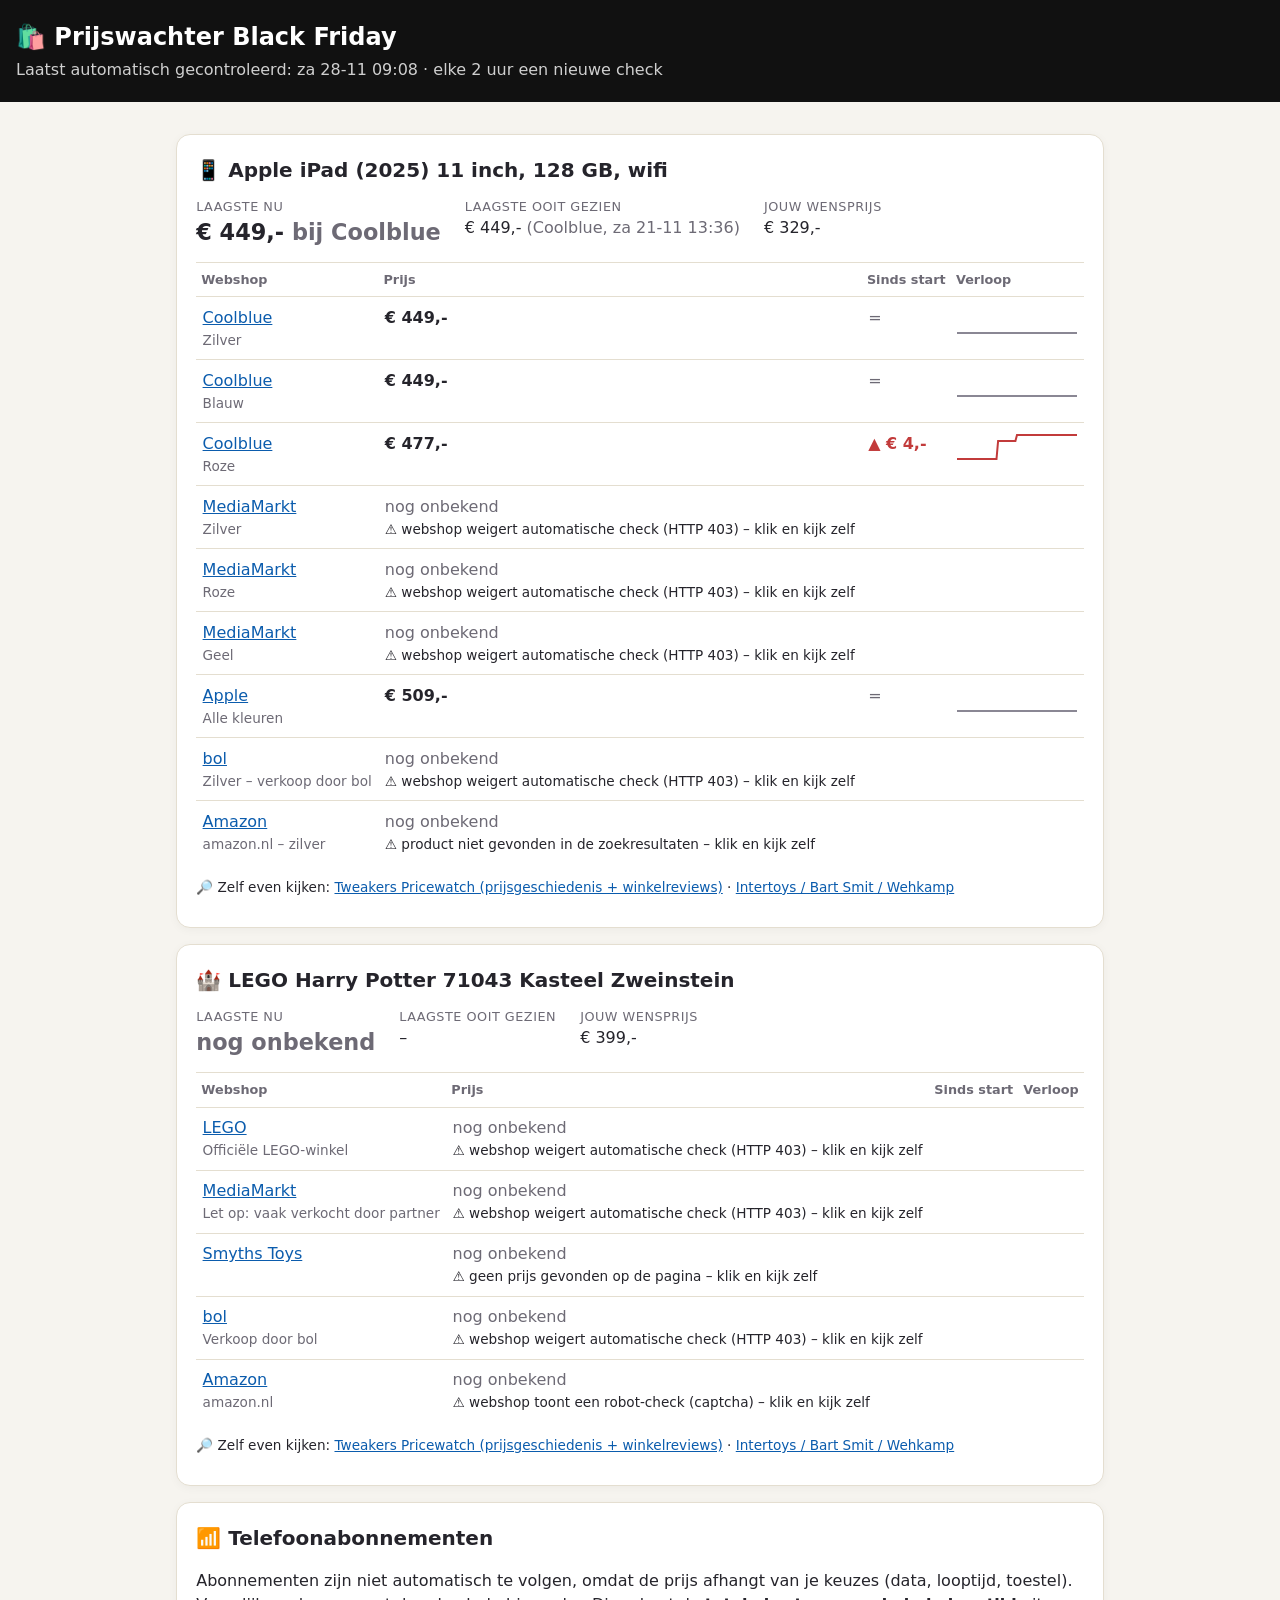
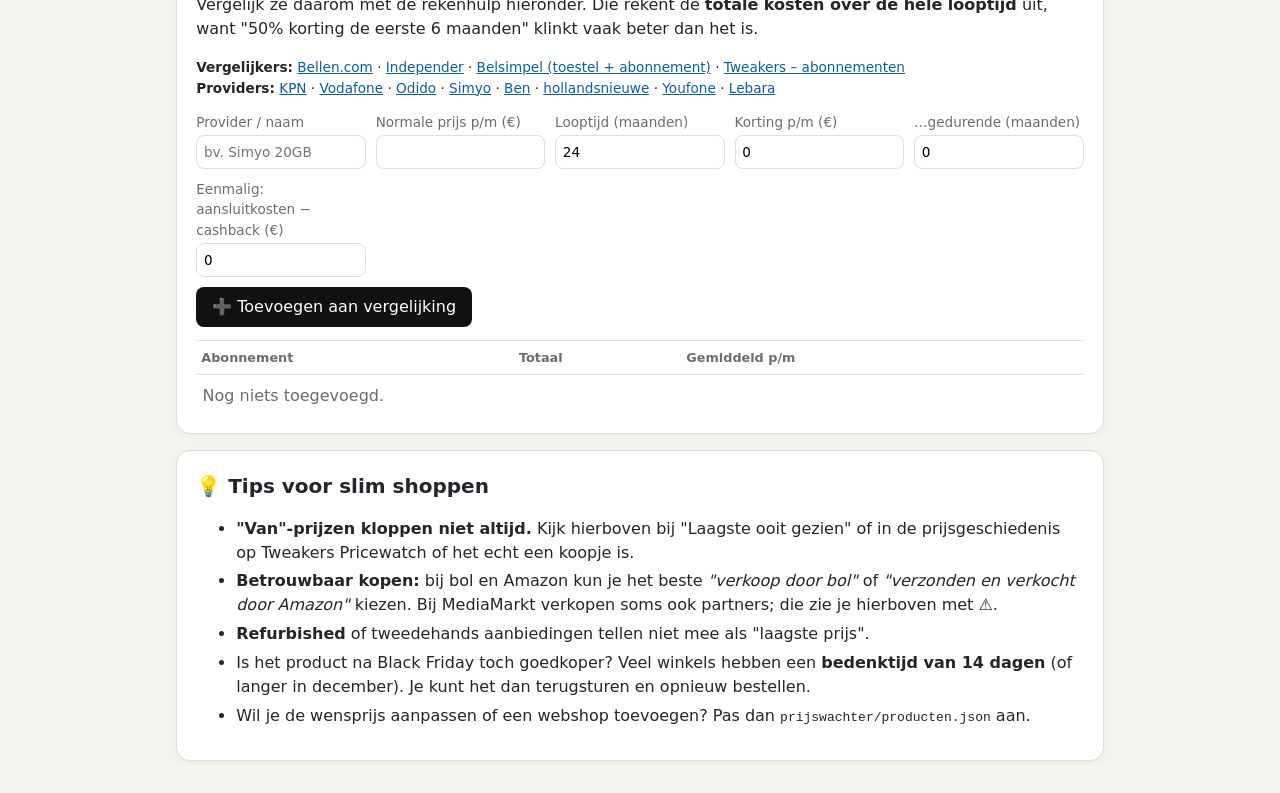
<file: prijswachter.html>
<!DOCTYPE html>
<html lang="nl">
<head>
<meta charset="UTF-8">
<meta name="viewport" content="width=device-width, initial-scale=1">
<title>Prijswachter – Black Friday</title>
<style>
  :root { --bg:#f6f4ef; --kaart:#fff; --tekst:#25242b; --zacht:#6d6a75; --rand:#e4ded0;
          --goed:#2e9a4a; --fout:#c23b3b; --accent:#111; }
  * { box-sizing:border-box; }
  body { margin:0; font-family: system-ui, -apple-system, "Segoe UI", Roboto, sans-serif;
         background:var(--bg); color:var(--tekst); line-height:1.5; }
  header { background:#111; color:#fff; padding:1.2em 1em; }
  header h1 { margin:0; font-size:1.5em; }
  header p { margin:.2em 0 0; opacity:.8; }
  main { max-width:960px; margin:0 auto; padding:1em; }
  .kaart { background:var(--kaart); border:1px solid var(--rand); border-radius:14px;
           padding:1em 1.2em; margin:1em 0; box-shadow:0 2px 10px rgba(0,0,0,.04); }
  h2 { margin:.2em 0 .6em; font-size:1.25em; }
  .cijfers { display:flex; flex-wrap:wrap; gap:1.5em; margin-bottom:.8em; }
  .label { font-size:.8em; color:var(--zacht); text-transform:uppercase; letter-spacing:.04em; }
  .groot { font-size:1.4em; font-weight:700; }
  table { width:100%; border-collapse:collapse; }
  th, td { text-align:left; padding:.55em .4em; border-top:1px solid var(--rand); vertical-align:top; }
  th { font-size:.8em; color:var(--zacht); font-weight:600; }
  a { color:#0b5cad; }
  .zacht { color:var(--zacht); }
  .klein { font-size:.85em; }
  .omlaag { color:var(--goed); font-weight:600; }
  .omhoog { color:var(--fout); font-weight:600; }
  .badge { background:#ddf3e2; color:var(--goed); border-radius:99px; padding:.05em .5em; font-size:.8em; }
  .lijn { display:block; }
  .rekenen { display:grid; grid-template-columns:repeat(auto-fit,minmax(140px,1fr)); gap:.6em; margin:.6em 0; }
  .rekenen label { font-size:.85em; color:var(--zacht); display:flex; flex-direction:column; gap:.2em; }
  input { font:inherit; padding:.45em .5em; border:1px solid var(--rand); border-radius:8px; width:100%; }
  button { font:inherit; padding:.5em 1em; border-radius:8px; border:0; background:#111; color:#fff; cursor:pointer; }
  button.klein-knop { background:none; color:var(--fout); padding:0 .3em; }
  ul.tips li { margin:.3em 0; }
  @media (max-width:600px) { th:nth-child(4), td:nth-child(4) { display:none; } }
</style>
</head>
<body>
<header>
  <h1>🛍️ Prijswachter Black Friday</h1>
  <p>Laatst automatisch gecontroleerd: za 28-11 09:08 · elke 2 uur een nieuwe check</p>
</header>
<main>

    <section class="kaart">
      <h2>📱 Apple iPad (2025) 11 inch, 128 GB, wifi</h2>
      <div class="cijfers">
        <div><div class="label">Laagste nu</div><div class="groot">€ 449,- <span class="zacht">bij Coolblue</span></div></div>
        <div><div class="label">Laagste ooit gezien</div><div>€ 449,- <span class="zacht">(Coolblue, za 21-11 13:36)</span></div></div>
        <div><div class="label">Jouw wensprijs</div><div>€ 329,-</div></div>
      </div>
      <table>
        <thead><tr><th>Webshop</th><th>Prijs</th><th>Sinds start</th><th>Verloop</th></tr></thead>
        <tbody>
          <tr>
            <td><a href="https://www.coolblue.nl/product/960489/apple-ipad-2025-11-inch-128gb-wifi-zilver.html" target="_blank" rel="noopener">Coolblue</a>
                <div class="zacht klein">Zilver</div></td>
            <td><strong>€ 449,-</strong><div class="klein"></div></td>
            <td><span class="zacht">=</span></td>
            <td><svg class="lijn" viewBox="0 0 120 30" width="120" height="30" aria-hidden="true"><polyline fill="none" stroke="#8a8794" stroke-width="2" points="0.0,27.0 1.6,27.0 3.2,27.0 4.7,27.0 6.3,27.0 7.9,27.0 9.5,27.0 11.1,27.0 12.6,27.0 14.2,27.0 15.8,27.0 17.4,27.0 18.9,27.0 20.5,27.0 22.1,27.0 23.7,27.0 25.3,27.0 26.8,27.0 28.4,27.0 30.0,27.0 31.6,27.0 33.2,27.0 34.7,27.0 36.3,27.0 37.9,27.0 39.5,27.0 41.1,27.0 42.6,27.0 44.2,27.0 45.8,27.0 47.4,27.0 48.9,27.0 50.5,27.0 52.1,27.0 53.7,27.0 55.3,27.0 56.8,27.0 58.4,27.0 60.0,27.0 61.6,27.0 63.2,27.0 64.7,27.0 66.3,27.0 67.9,27.0 69.5,27.0 71.1,27.0 72.6,27.0 74.2,27.0 75.8,27.0 77.4,27.0 78.9,27.0 80.5,27.0 82.1,27.0 83.7,27.0 85.3,27.0 86.8,27.0 88.4,27.0 90.0,27.0 91.6,27.0 93.2,27.0 94.7,27.0 96.3,27.0 97.9,27.0 99.5,27.0 101.1,27.0 102.6,27.0 104.2,27.0 105.8,27.0 107.4,27.0 108.9,27.0 110.5,27.0 112.1,27.0 113.7,27.0 115.3,27.0 116.8,27.0 118.4,27.0 120.0,27.0"/></svg></td>
          </tr>
          <tr>
            <td><a href="https://www.coolblue.nl/product/961491/apple-ipad-2025-11-inches-128gb-wifi-blue.html" target="_blank" rel="noopener">Coolblue</a>
                <div class="zacht klein">Blauw</div></td>
            <td><strong>€ 449,-</strong><div class="klein"></div></td>
            <td><span class="zacht">=</span></td>
            <td><svg class="lijn" viewBox="0 0 120 30" width="120" height="30" aria-hidden="true"><polyline fill="none" stroke="#8a8794" stroke-width="2" points="0.0,27.0 1.6,27.0 3.2,27.0 4.7,27.0 6.3,27.0 7.9,27.0 9.5,27.0 11.1,27.0 12.6,27.0 14.2,27.0 15.8,27.0 17.4,27.0 18.9,27.0 20.5,27.0 22.1,27.0 23.7,27.0 25.3,27.0 26.8,27.0 28.4,27.0 30.0,27.0 31.6,27.0 33.2,27.0 34.7,27.0 36.3,27.0 37.9,27.0 39.5,27.0 41.1,27.0 42.6,27.0 44.2,27.0 45.8,27.0 47.4,27.0 48.9,27.0 50.5,27.0 52.1,27.0 53.7,27.0 55.3,27.0 56.8,27.0 58.4,27.0 60.0,27.0 61.6,27.0 63.2,27.0 64.7,27.0 66.3,27.0 67.9,27.0 69.5,27.0 71.1,27.0 72.6,27.0 74.2,27.0 75.8,27.0 77.4,27.0 78.9,27.0 80.5,27.0 82.1,27.0 83.7,27.0 85.3,27.0 86.8,27.0 88.4,27.0 90.0,27.0 91.6,27.0 93.2,27.0 94.7,27.0 96.3,27.0 97.9,27.0 99.5,27.0 101.1,27.0 102.6,27.0 104.2,27.0 105.8,27.0 107.4,27.0 108.9,27.0 110.5,27.0 112.1,27.0 113.7,27.0 115.3,27.0 116.8,27.0 118.4,27.0 120.0,27.0"/></svg></td>
          </tr>
          <tr>
            <td><a href="https://www.coolblue.nl/product/961493/apple-ipad-2025-11-inches-128gb-wifi-pink.html" target="_blank" rel="noopener">Coolblue</a>
                <div class="zacht klein">Roze</div></td>
            <td><strong>€ 477,-</strong><div class="klein"></div></td>
            <td><span class="omhoog">▲ € 4,-</span></td>
            <td><svg class="lijn" viewBox="0 0 120 30" width="120" height="30" aria-hidden="true"><polyline fill="none" stroke="#c23b3b" stroke-width="2" points="0.0,27.0 1.6,27.0 3.2,27.0 4.7,27.0 6.3,27.0 7.9,27.0 9.5,27.0 11.1,27.0 12.6,27.0 14.2,27.0 15.8,27.0 17.4,27.0 18.9,27.0 20.5,27.0 22.1,27.0 23.7,27.0 25.3,27.0 26.8,27.0 28.4,27.0 30.0,27.0 31.6,27.0 33.2,27.0 34.7,27.0 36.3,27.0 37.9,27.0 39.5,27.0 41.1,9.0 42.6,9.0 44.2,9.0 45.8,9.0 47.4,9.0 48.9,9.0 50.5,9.0 52.1,9.0 53.7,9.0 55.3,9.0 56.8,9.0 58.4,9.0 60.0,3.0 61.6,3.0 63.2,3.0 64.7,3.0 66.3,3.0 67.9,3.0 69.5,3.0 71.1,3.0 72.6,3.0 74.2,3.0 75.8,3.0 77.4,3.0 78.9,3.0 80.5,3.0 82.1,3.0 83.7,3.0 85.3,3.0 86.8,3.0 88.4,3.0 90.0,3.0 91.6,3.0 93.2,3.0 94.7,3.0 96.3,3.0 97.9,3.0 99.5,3.0 101.1,3.0 102.6,3.0 104.2,3.0 105.8,3.0 107.4,3.0 108.9,3.0 110.5,3.0 112.1,3.0 113.7,3.0 115.3,3.0 116.8,3.0 118.4,3.0 120.0,3.0"/></svg></td>
          </tr>
          <tr>
            <td><a href="https://www.mediamarkt.nl/nl/product/_apple-ipad-a16-11-inch-128-gb-silver-wi-fi-1880425.html" target="_blank" rel="noopener">MediaMarkt</a>
                <div class="zacht klein">Zilver</div></td>
            <td><span class="zacht">nog onbekend</span><div class="klein">⚠️ webshop weigert automatische check (HTTP 403) – klik en kijk zelf</div></td>
            <td></td>
            <td></td>
          </tr>
          <tr>
            <td><a href="https://www.mediamarkt.nl/nl/product/_apple-ipad-a16-11-inch-128-gb-pink-wi-fi-1880419.html" target="_blank" rel="noopener">MediaMarkt</a>
                <div class="zacht klein">Roze</div></td>
            <td><span class="zacht">nog onbekend</span><div class="klein">⚠️ webshop weigert automatische check (HTTP 403) – klik en kijk zelf</div></td>
            <td></td>
            <td></td>
          </tr>
          <tr>
            <td><a href="https://www.mediamarkt.nl/nl/product/_apple-ipad-a16-11-inch-128-gb-yellow-wi-fi-1880421.html" target="_blank" rel="noopener">MediaMarkt</a>
                <div class="zacht klein">Geel</div></td>
            <td><span class="zacht">nog onbekend</span><div class="klein">⚠️ webshop weigert automatische check (HTTP 403) – klik en kijk zelf</div></td>
            <td></td>
            <td></td>
          </tr>
          <tr>
            <td><a href="https://www.apple.com/nl/shop/buy-ipad/ipad" target="_blank" rel="noopener">Apple</a>
                <div class="zacht klein">Alle kleuren</div></td>
            <td><strong>€ 509,-</strong><div class="klein"></div></td>
            <td><span class="zacht">=</span></td>
            <td><svg class="lijn" viewBox="0 0 120 30" width="120" height="30" aria-hidden="true"><polyline fill="none" stroke="#8a8794" stroke-width="2" points="0.0,27.0 1.6,27.0 3.2,27.0 4.7,27.0 6.3,27.0 7.9,27.0 9.5,27.0 11.1,27.0 12.6,27.0 14.2,27.0 15.8,27.0 17.4,27.0 18.9,27.0 20.5,27.0 22.1,27.0 23.7,27.0 25.3,27.0 26.8,27.0 28.4,27.0 30.0,27.0 31.6,27.0 33.2,27.0 34.7,27.0 36.3,27.0 37.9,27.0 39.5,27.0 41.1,27.0 42.6,27.0 44.2,27.0 45.8,27.0 47.4,27.0 48.9,27.0 50.5,27.0 52.1,27.0 53.7,27.0 55.3,27.0 56.8,27.0 58.4,27.0 60.0,27.0 61.6,27.0 63.2,27.0 64.7,27.0 66.3,27.0 67.9,27.0 69.5,27.0 71.1,27.0 72.6,27.0 74.2,27.0 75.8,27.0 77.4,27.0 78.9,27.0 80.5,27.0 82.1,27.0 83.7,27.0 85.3,27.0 86.8,27.0 88.4,27.0 90.0,27.0 91.6,27.0 93.2,27.0 94.7,27.0 96.3,27.0 97.9,27.0 99.5,27.0 101.1,27.0 102.6,27.0 104.2,27.0 105.8,27.0 107.4,27.0 108.9,27.0 110.5,27.0 112.1,27.0 113.7,27.0 115.3,27.0 116.8,27.0 118.4,27.0 120.0,27.0"/></svg></td>
          </tr>
          <tr>
            <td><a href="https://www.bol.com/nl/nl/s/?searchtext=apple+ipad+2025+11+inch+128gb+wifi+zilver" target="_blank" rel="noopener">bol</a>
                <div class="zacht klein">Zilver – verkoop door bol</div></td>
            <td><span class="zacht">nog onbekend</span><div class="klein">⚠️ webshop weigert automatische check (HTTP 403) – klik en kijk zelf</div></td>
            <td></td>
            <td></td>
          </tr>
          <tr>
            <td><a href="https://www.amazon.nl/s?k=apple+ipad+11+inch+a16+128gb+wifi+zilver" target="_blank" rel="noopener">Amazon</a>
                <div class="zacht klein">amazon.nl – zilver</div></td>
            <td><span class="zacht">nog onbekend</span><div class="klein">⚠️ product niet gevonden in de zoekresultaten – klik en kijk zelf</div></td>
            <td></td>
            <td></td>
          </tr></tbody>
      </table>
      <p class="klein">🔎 Zelf even kijken: <a href="https://tweakers.net/zoeken/?keyword=ipad+2025+11+inch+128gb+wifi" target="_blank" rel="noopener">Tweakers Pricewatch (prijsgeschiedenis + winkelreviews)</a> · <a href="https://www.google.com/search?q=ipad+2025+11+inch+128gb+wifi+site%3Aintertoys.nl+OR+site%3Abartsmit.nl+OR+site%3Awehkamp.nl" target="_blank" rel="noopener">Intertoys / Bart Smit / Wehkamp</a></p>
    </section>
    <section class="kaart">
      <h2>🏰 LEGO Harry Potter 71043 Kasteel Zweinstein</h2>
      <div class="cijfers">
        <div><div class="label">Laagste nu</div><div class="groot"><span class="zacht">nog onbekend</span></div></div>
        <div><div class="label">Laagste ooit gezien</div><div>–</div></div>
        <div><div class="label">Jouw wensprijs</div><div>€ 399,-</div></div>
      </div>
      <table>
        <thead><tr><th>Webshop</th><th>Prijs</th><th>Sinds start</th><th>Verloop</th></tr></thead>
        <tbody>
          <tr>
            <td><a href="https://www.lego.com/nl-nl/product/71043" target="_blank" rel="noopener">LEGO</a>
                <div class="zacht klein">Officiële LEGO-winkel</div></td>
            <td><span class="zacht">nog onbekend</span><div class="klein">⚠️ webshop weigert automatische check (HTTP 403) – klik en kijk zelf</div></td>
            <td></td>
            <td></td>
          </tr>
          <tr>
            <td><a href="https://www.mediamarkt.nl/nl/product/_lego-lego-harry-potter-kasteel-zweinstein-71043-bouwset-multicolor-107855348.html" target="_blank" rel="noopener">MediaMarkt</a>
                <div class="zacht klein">Let op: vaak verkocht door partner</div></td>
            <td><span class="zacht">nog onbekend</span><div class="klein">⚠️ webshop weigert automatische check (HTTP 403) – klik en kijk zelf</div></td>
            <td></td>
            <td></td>
          </tr>
          <tr>
            <td><a href="https://www.smythstoys.com/nl/nl-nl/speelgoed/lego/lego-harry-potter/lego-harry-potter-71043-kasteel-zweinstein-set/p/169928" target="_blank" rel="noopener">Smyths Toys</a>
                <div class="zacht klein"></div></td>
            <td><span class="zacht">nog onbekend</span><div class="klein">⚠️ geen prijs gevonden op de pagina – klik en kijk zelf</div></td>
            <td></td>
            <td></td>
          </tr>
          <tr>
            <td><a href="https://www.bol.com/nl/nl/s/?searchtext=lego+71043+kasteel+zweinstein" target="_blank" rel="noopener">bol</a>
                <div class="zacht klein">Verkoop door bol</div></td>
            <td><span class="zacht">nog onbekend</span><div class="klein">⚠️ webshop weigert automatische check (HTTP 403) – klik en kijk zelf</div></td>
            <td></td>
            <td></td>
          </tr>
          <tr>
            <td><a href="https://www.amazon.nl/s?k=lego+71043" target="_blank" rel="noopener">Amazon</a>
                <div class="zacht klein">amazon.nl</div></td>
            <td><span class="zacht">nog onbekend</span><div class="klein">⚠️ webshop toont een robot-check (captcha) – klik en kijk zelf</div></td>
            <td></td>
            <td></td>
          </tr></tbody>
      </table>
      <p class="klein">🔎 Zelf even kijken: <a href="https://tweakers.net/zoeken/?keyword=lego+71043+kasteel+zweinstein" target="_blank" rel="noopener">Tweakers Pricewatch (prijsgeschiedenis + winkelreviews)</a> · <a href="https://www.google.com/search?q=lego+71043+kasteel+zweinstein+site%3Aintertoys.nl+OR+site%3Abartsmit.nl+OR+site%3Awehkamp.nl" target="_blank" rel="noopener">Intertoys / Bart Smit / Wehkamp</a></p>
    </section>

  <section class="kaart">
    <h2>📶 Telefoonabonnementen</h2>
    <p>Abonnementen zijn niet automatisch te volgen, omdat de prijs afhangt van je keuzes (data, looptijd, toestel).
       Vergelijk ze daarom met de rekenhulp hieronder. Die rekent de <strong>totale kosten over de hele looptijd</strong> uit,
       want "50% korting de eerste 6 maanden" klinkt vaak beter dan het is.</p>
    <p class="klein"><strong>Vergelijkers:</strong> <a href="https://www.bellen.com" target="_blank" rel="noopener">Bellen.com</a> · <a href="https://www.independer.nl" target="_blank" rel="noopener">Independer</a> · <a href="https://www.belsimpel.nl" target="_blank" rel="noopener">Belsimpel (toestel + abonnement)</a> · <a href="https://tweakers.net/zoeken/?keyword=sim+only" target="_blank" rel="noopener">Tweakers – abonnementen</a><br>
       <strong>Providers:</strong> <a href="https://www.kpn.com" target="_blank" rel="noopener">KPN</a> · <a href="https://www.vodafone.nl" target="_blank" rel="noopener">Vodafone</a> · <a href="https://www.odido.nl" target="_blank" rel="noopener">Odido</a> · <a href="https://www.simyo.nl" target="_blank" rel="noopener">Simyo</a> · <a href="https://www.ben.nl" target="_blank" rel="noopener">Ben</a> · <a href="https://www.hollandsnieuwe.nl" target="_blank" rel="noopener">hollandsnieuwe</a> · <a href="https://www.youfone.nl" target="_blank" rel="noopener">Youfone</a> · <a href="https://www.lebara.nl" target="_blank" rel="noopener">Lebara</a></p>

    <div class="rekenen">
      <label>Provider / naam <input id="r-naam" placeholder="bv. Simyo 20GB"></label>
      <label>Normale prijs p/m (€) <input id="r-prijs" type="number" step="0.01" min="0"></label>
      <label>Looptijd (maanden) <input id="r-looptijd" type="number" value="24" min="1"></label>
      <label>Korting p/m (€) <input id="r-korting" type="number" step="0.01" value="0" min="0"></label>
      <label>…gedurende (maanden) <input id="r-kortingmnd" type="number" value="0" min="0"></label>
      <label>Eenmalig: aansluitkosten − cashback (€) <input id="r-eenmalig" type="number" step="0.01" value="0"></label>
    </div>
    <button id="r-toevoegen">➕ Toevoegen aan vergelijking</button>
    <table id="r-tabel" style="margin-top:.8em">
      <thead><tr><th>Abonnement</th><th>Totaal</th><th>Gemiddeld p/m</th><th></th></tr></thead>
      <tbody></tbody>
    </table>
  </section>

  <section class="kaart">
    <h2>💡 Tips voor slim shoppen</h2>
    <ul class="tips">
      <li><strong>"Van"-prijzen kloppen niet altijd.</strong> Kijk hierboven bij "Laagste ooit gezien" of in de
          prijsgeschiedenis op Tweakers Pricewatch of het echt een koopje is.</li>
      <li><strong>Betrouwbaar kopen:</strong> bij bol en Amazon kun je het beste <em>"verkoop door bol"</em> of
          <em>"verzonden en verkocht door Amazon"</em> kiezen. Bij MediaMarkt verkopen soms ook partners; die zie je hierboven met ⚠️.</li>
      <li><strong>Refurbished</strong> of tweedehands aanbiedingen tellen niet mee als "laagste prijs".</li>
      <li>Is het product na Black Friday toch goedkoper? Veel winkels hebben een <strong>bedenktijd van 14 dagen</strong>
          (of langer in december). Je kunt het dan terugsturen en opnieuw bestellen.</li>
      <li>Wil je de wensprijs aanpassen of een webshop toevoegen? Pas dan <code>prijswachter/producten.json</code> aan.</li>
    </ul>
  </section>
</main>
<script>
  const SLEUTEL = "prijswachter-abonnementen";
  const tbody = document.querySelector("#r-tabel tbody");
  const euro = x => "€ " + x.toFixed(2).replace(".", ",");
  let lijst = JSON.parse(localStorage.getItem(SLEUTEL) || "[]");
  function teken() {
    lijst.sort((a, b) => a.totaal - b.totaal);
    tbody.innerHTML = lijst.length ? "" : '<tr><td colspan="4" class="zacht">Nog niets toegevoegd.</td></tr>';
    lijst.forEach((r, i) => {
      const tr = document.createElement("tr");
      tr.innerHTML = `<td></td><td><strong>${euro(r.totaal)}</strong>${i === 0 && lijst.length > 1 ? ' <span class="badge">goedkoopst</span>' : ''}</td>
                      <td>${euro(r.totaal / r.looptijd)}</td><td><button class="klein-knop" aria-label="Verwijderen">✕</button></td>`;
      tr.firstChild.textContent = r.naam + ` (${r.looptijd} mnd)`;
      tr.querySelector("button").onclick = () => { lijst.splice(i, 1); bewaar(); };
      tbody.appendChild(tr);
    });
  }
  function bewaar() { localStorage.setItem(SLEUTEL, JSON.stringify(lijst)); teken(); }
  document.getElementById("r-toevoegen").onclick = () => {
    const g = id => parseFloat(document.getElementById(id).value) || 0;
    const looptijd = Math.max(1, g("r-looptijd"));
    const prijs = g("r-prijs");
    if (!prijs) { document.getElementById("r-prijs").focus(); return; }
    const kortingMnd = Math.min(looptijd, g("r-kortingmnd"));
    const totaal = prijs * looptijd - g("r-korting") * kortingMnd + g("r-eenmalig");
    lijst.push({ naam: document.getElementById("r-naam").value || "Abonnement", looptijd, totaal });
    bewaar();
  };
  teken();
</script>
</body>
</html>
</file>
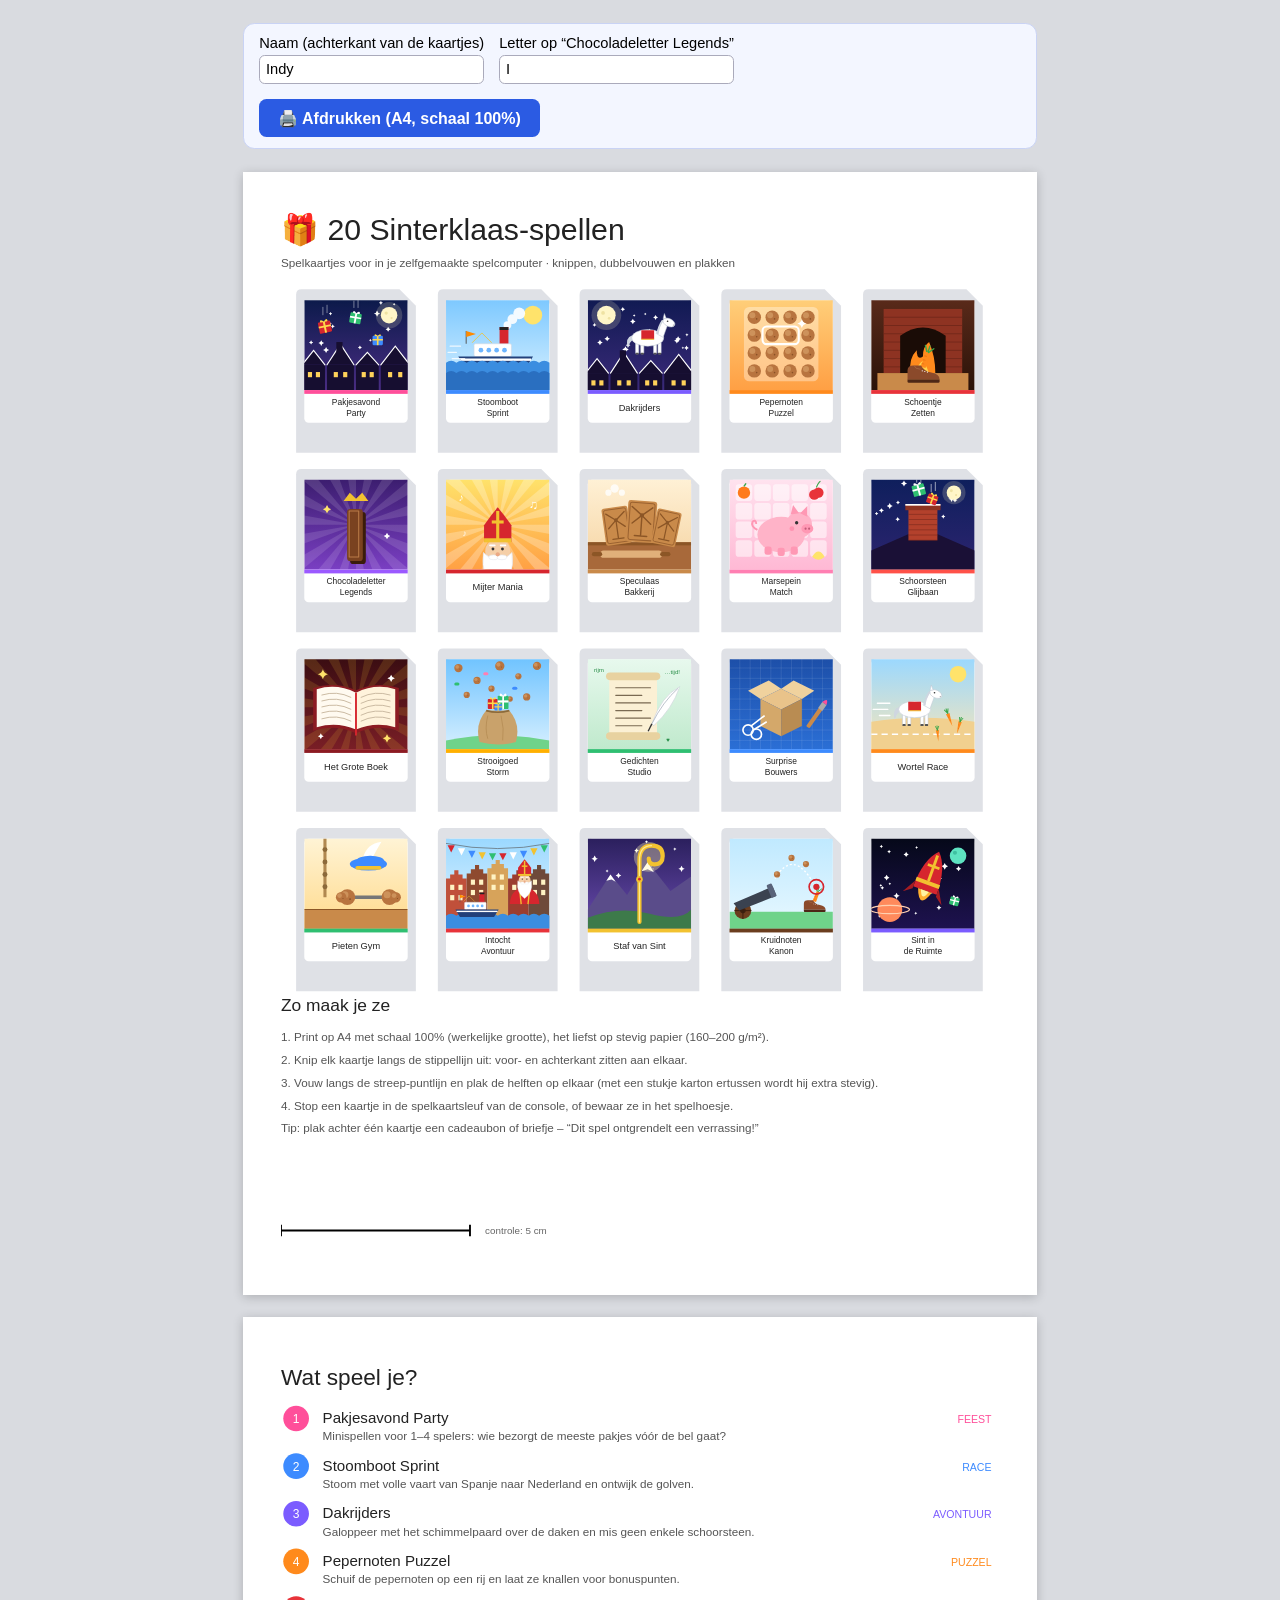
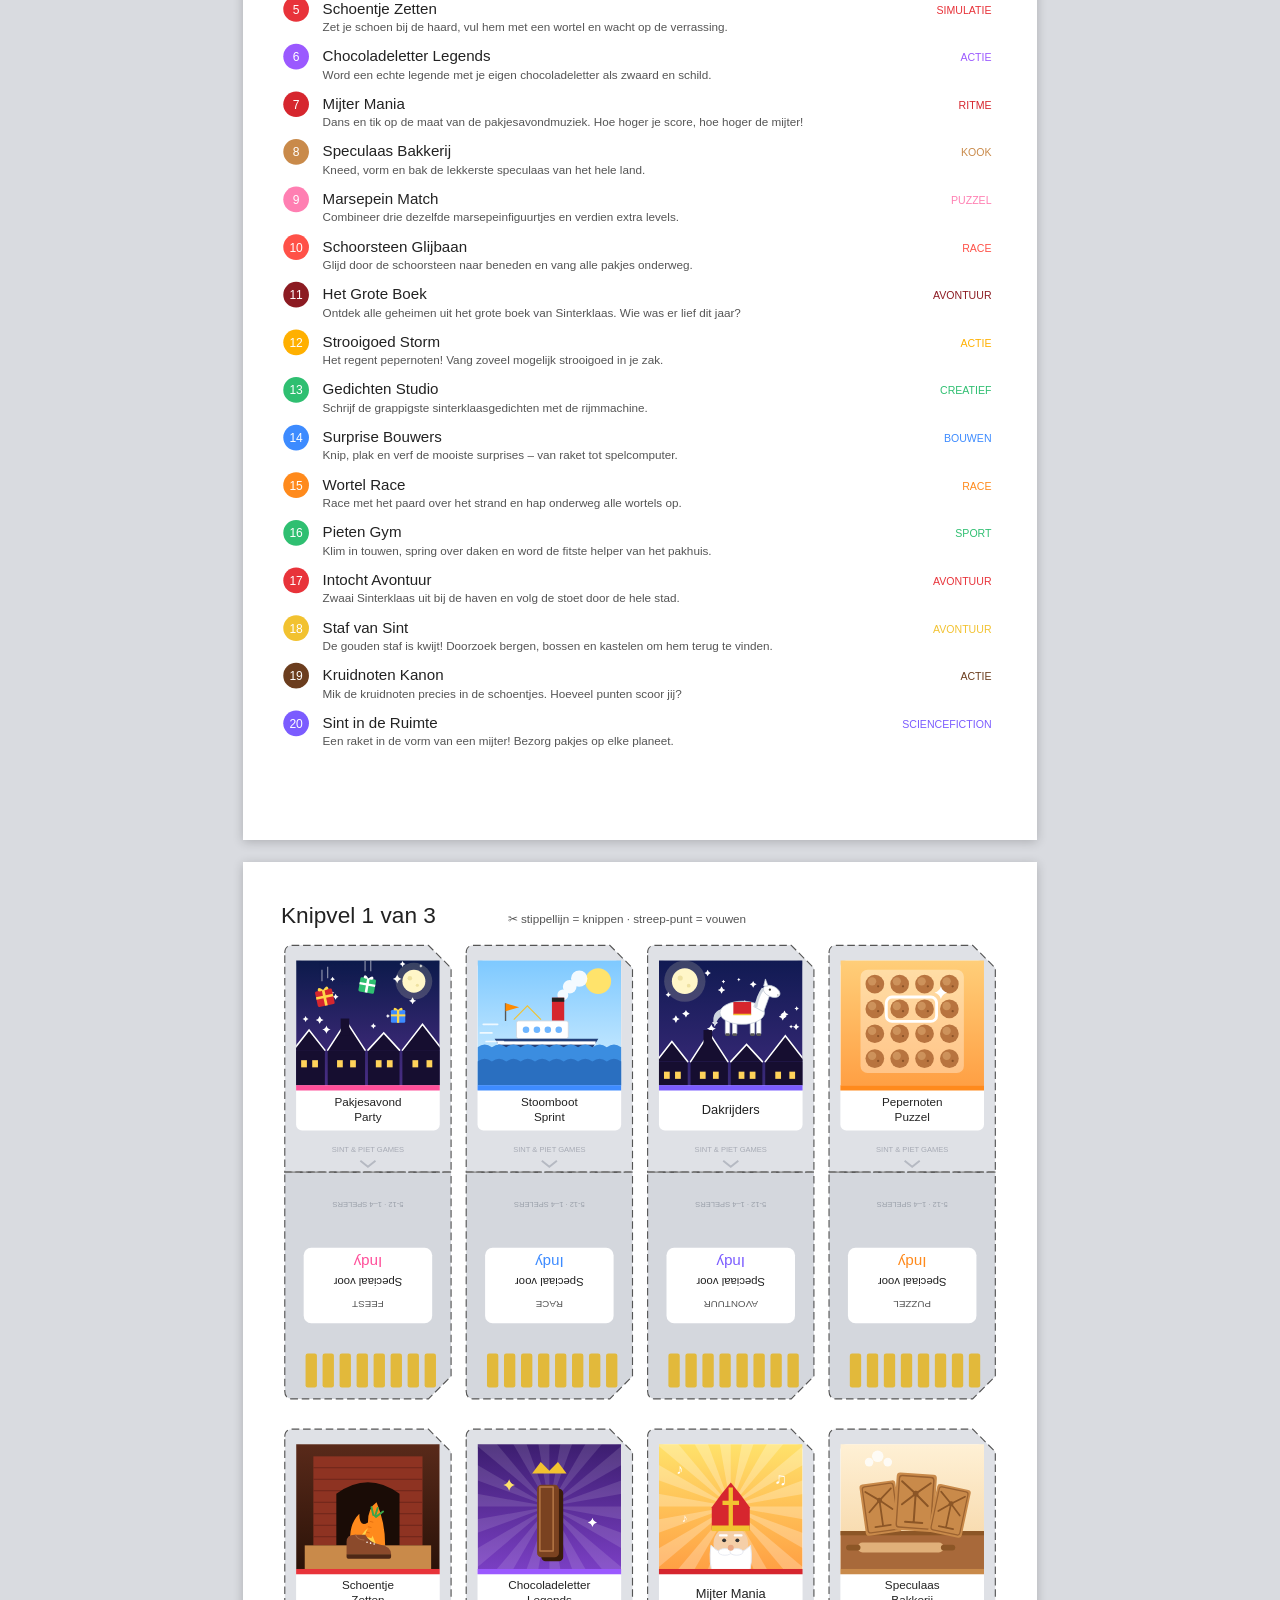
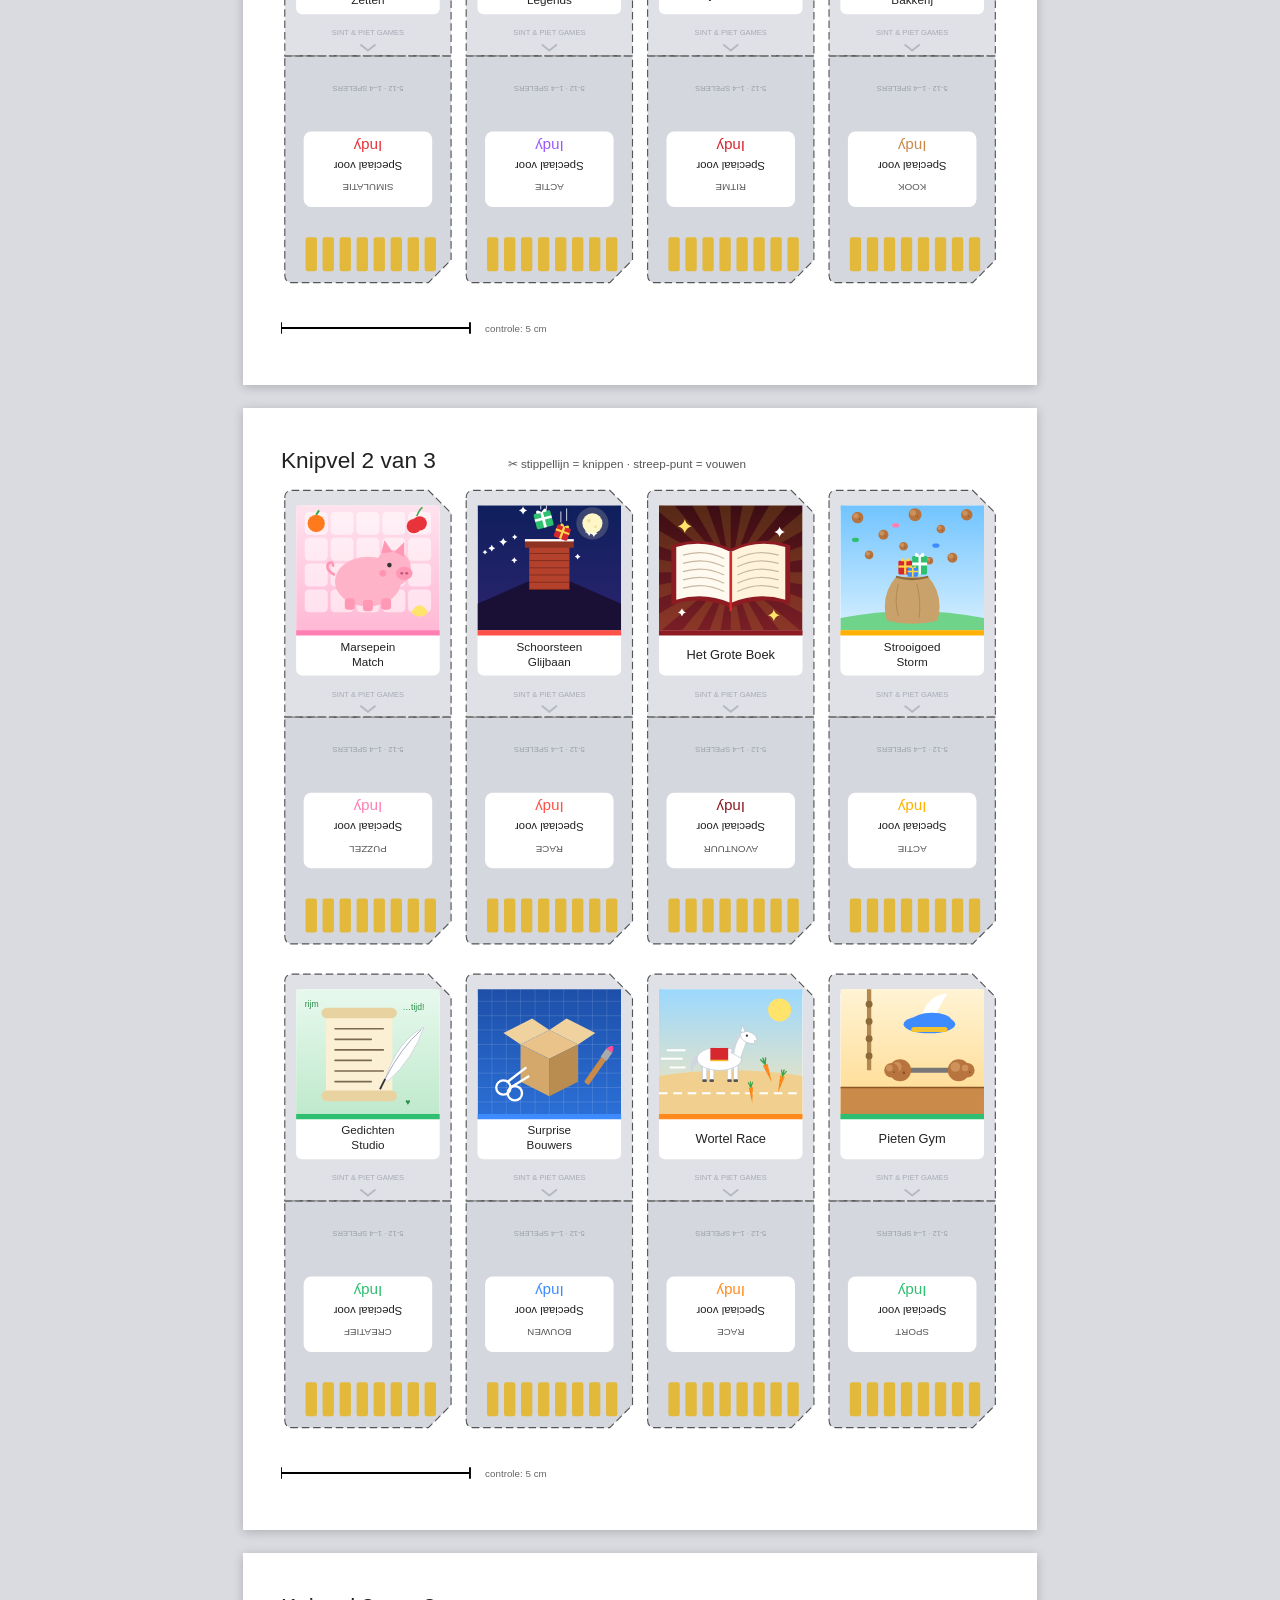
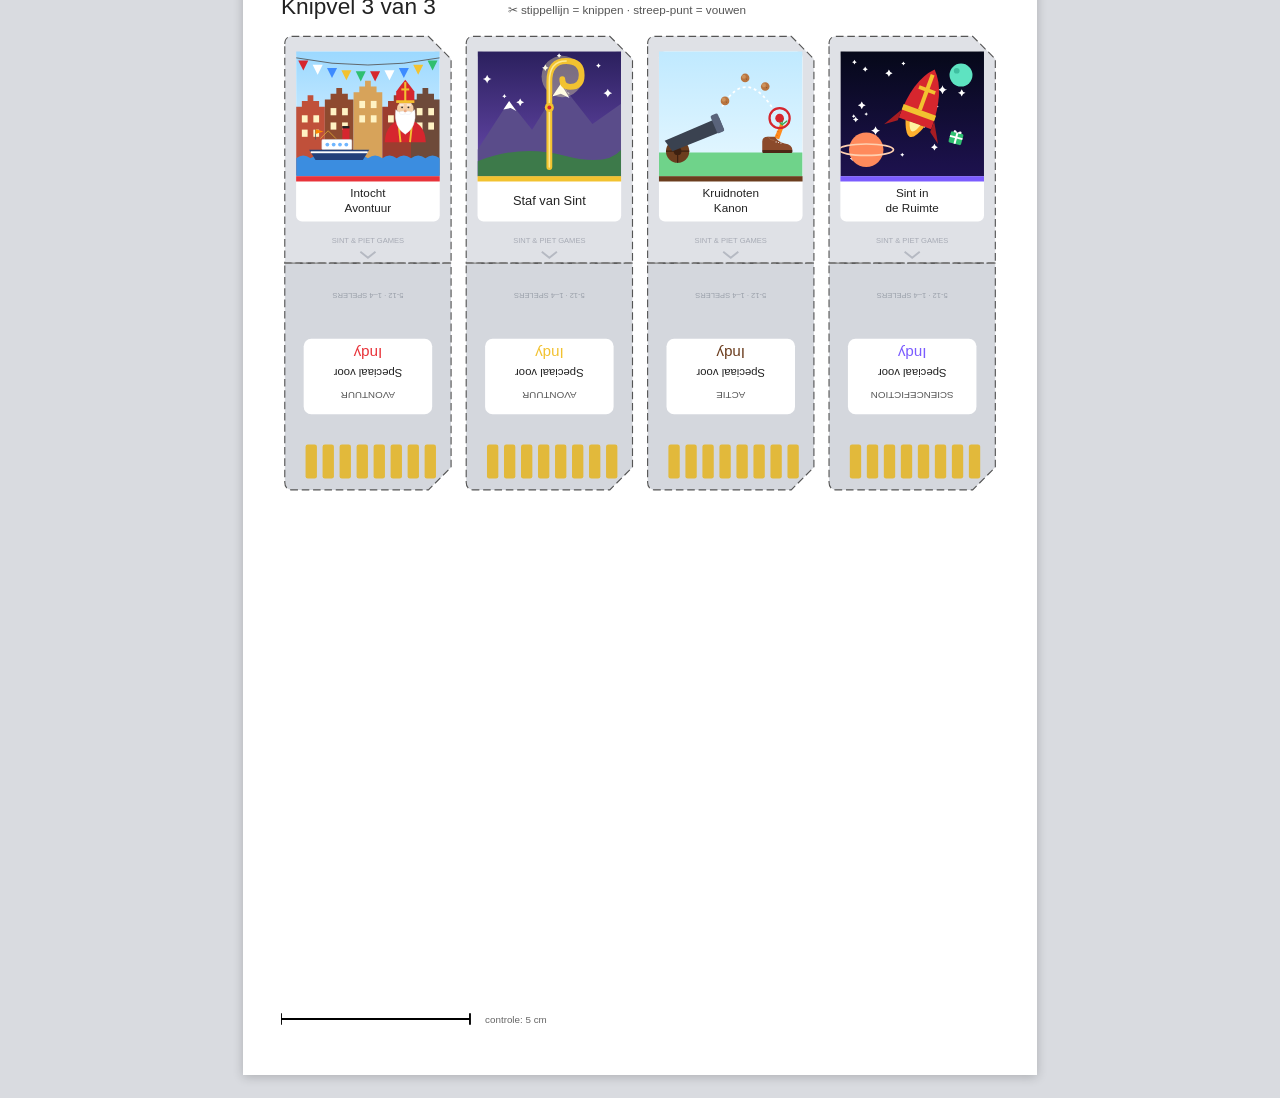
<file: sinterklaas-spelletjes.html>
<!DOCTYPE html>
<html lang="nl">
<head>
<meta charset="UTF-8">
<meta name="viewport" content="width=device-width, initial-scale=1">
<title>20 Sinterklaas-spelkaartjes voor de surprise-spelcomputer</title>
<style>
  * { box-sizing: border-box; }
  body { margin: 0; background: #d9dbe0; font-family: "Segoe UI", Verdana, Arial, sans-serif; }
  .balk { max-width: 210mm; margin: 6mm auto 0; background: #f3f6ff; border: 1px solid #c9d3f5; border-radius: 3mm; padding: 3mm 4mm; display: flex; gap: 4mm; align-items: end; flex-wrap: wrap; font-size: 11pt; }
  .balk label { display: flex; flex-direction: column; gap: 1mm; }
  .balk input { font-size: 11pt; padding: 1.5mm; border: 1px solid #aab; border-radius: 1.5mm; }
  .balk button { font-size: 12pt; padding: 2.5mm 5mm; border: 0; border-radius: 2mm; background: #2b5be3; color: #fff; font-weight: bold; cursor: pointer; }
  .page { width: 210mm; height: 297mm; padding: 10mm; margin: 6mm auto; background: #fff; box-shadow: 0 2px 10px rgba(0,0,0,.2); overflow: hidden; }
  svg.vel { display: block; width: 190mm; height: 277mm; }
  svg text { font-family: "Arial Black", "Segoe UI Black", Arial, sans-serif; }
  .kop { font-size: 6px; fill: #222; }
  .sub { font-family: Verdana, Arial, sans-serif !important; font-size: 3.1px; fill: #555; }
  .lbl { font-family: Verdana, Arial, sans-serif !important; font-size: 2.6px; fill: #666; }
  .lijn { fill: none; stroke: #555; stroke-width: .3; stroke-dasharray: 2 1; }
  .vouw { fill: none; stroke: #888; stroke-width: .3; stroke-dasharray: 4 1 1 1; }
  @page { size: A4 portrait; margin: 0; }
  @media print { body { background: none; } .page { margin: 0; box-shadow: none; break-after: page; } .no-print { display: none !important; } }
</style>
</head>
<body>
<div class="balk no-print">
  <label>Naam (achterkant van de kaartjes) <input id="in-naam" value="Indy" maxlength="14"></label>
  <label>Letter op “Chocoladeletter Legends” <input id="in-letter" value="I" maxlength="1" size="3"></label>
  <button onclick="window.print()">🖨️ Afdrukken (A4, schaal 100%)</button>
</div>
<section class="page"><svg class="vel" viewBox="0 0 190 277"><text x="0" y="8" class="kop" style="font-size:8px">🎁 20 Sinterklaas-spellen</text><text x="0" y="15" class="sub">Spelkaartjes voor in je zelfgemaakte spelcomputer · knippen, dubbelvouwen en plakken</text><g transform="translate(4.0,21.0) scale(0.72)"><path d="M0,2 Q0,0 2,0 H38 L44,6 V60 H0Z" fill="#dfe1e6"/><rect x="3" y="4" width="38" height="45" rx="1.6" fill="#fff"/><svg x="3" y="4" width="38" height="33" viewBox="0 0 100 90" preserveAspectRatio="xMidYMid slice"><defs><linearGradient id="mb0" x1="0" y1="0" x2="0" y2="1"><stop offset="0" stop-color="#0b1a4a"/><stop offset="1" stop-color="#4a2d84"/></linearGradient></defs><rect width="100" height="90" fill="url(#mb0)"/><path transform="translate(16.4,43.0) scale(0.68)" d="M0,-4 Q.8,-.8 4,0 Q.8,.8 0,4 Q-.8,.8 -4,0 Q-.8,-.8 0,-4Z" fill="#fff"/><path transform="translate(27.5,26.8) scale(0.52)" d="M0,-4 Q.8,-.8 4,0 Q.8,.8 0,4 Q-.8,.8 -4,0 Q-.8,-.8 0,-4Z" fill="#fff"/><path transform="translate(63.9,40.3) scale(0.35)" d="M0,-4 Q.8,-.8 4,0 Q.8,.8 0,4 Q-.8,.8 -4,0 Q-.8,-.8 0,-4Z" fill="#fff"/><path transform="translate(6.6,42.4) scale(0.52)" d="M0,-4 Q.8,-.8 4,0 Q.8,.8 0,4 Q-.8,.8 -4,0 Q-.8,-.8 0,-4Z" fill="#fff"/><path transform="translate(74.1,4.1) scale(0.52)" d="M0,-4 Q.8,-.8 4,0 Q.8,.8 0,4 Q-.8,.8 -4,0 Q-.8,-.8 0,-4Z" fill="#fff"/><path transform="translate(70.4,14.5) scale(0.77)" d="M0,-4 Q.8,-.8 4,0 Q.8,.8 0,4 Q-.8,.8 -4,0 Q-.8,-.8 0,-4Z" fill="#fff"/><path transform="translate(86.9,5.4) scale(0.31)" d="M0,-4 Q.8,-.8 4,0 Q.8,.8 0,4 Q-.8,.8 -4,0 Q-.8,-.8 0,-4Z" fill="#fff"/><path transform="translate(53.8,47.2) scale(0.49)" d="M0,-4 Q.8,-.8 4,0 Q.8,.8 0,4 Q-.8,.8 -4,0 Q-.8,-.8 0,-4Z" fill="#fff"/><path transform="translate(23.9,23.4) scale(0.31)" d="M0,-4 Q.8,-.8 4,0 Q.8,.8 0,4 Q-.8,.8 -4,0 Q-.8,-.8 0,-4Z" fill="#fff"/><path transform="translate(24.4,24.1) scale(0.55)" d="M0,-4 Q.8,-.8 4,0 Q.8,.8 0,4 Q-.8,.8 -4,0 Q-.8,-.8 0,-4Z" fill="#fff"/><path transform="translate(25.4,14.6) scale(0.41)" d="M0,-4 Q.8,-.8 4,0 Q.8,.8 0,4 Q-.8,.8 -4,0 Q-.8,-.8 0,-4Z" fill="#fff"/><path transform="translate(46.3,17.3) scale(0.31)" d="M0,-4 Q.8,-.8 4,0 Q.8,.8 0,4 Q-.8,.8 -4,0 Q-.8,-.8 0,-4Z" fill="#fff"/><path transform="translate(81.1,29.6) scale(0.62)" d="M0,-4 Q.8,-.8 4,0 Q.8,.8 0,4 Q-.8,.8 -4,0 Q-.8,-.8 0,-4Z" fill="#fff"/><path transform="translate(21.1,49.7) scale(0.73)" d="M0,-4 Q.8,-.8 4,0 Q.8,.8 0,4 Q-.8,.8 -4,0 Q-.8,-.8 0,-4Z" fill="#fff"/><circle cx="82" cy="16" r="12.8" fill="#fff6c8" opacity=".18"/><circle cx="82" cy="16" r="8" fill="#fff6c8"/><circle cx="79.2" cy="14.0" r="1.6" fill="#efe2a2"/><circle cx="84.4" cy="18.8" r="1.1" fill="#efe2a2"/><polygon points="-2,64 9.0,50 20,64" fill="#160e30"/><rect x="-2" y="64" width="22" height="26" fill="#160e30"/><polyline points="-2,64 9.0,50 20,64" fill="none" stroke="#fff" stroke-width="1.1" stroke-linecap="round"/><rect x="3.5" y="71" width="4" height="5" fill="#ffd35a"/><rect x="11.2" y="71" width="4" height="5" fill="#ffd35a"/><polygon points="22,64 35.0,44 48,64" fill="#160e30"/><rect x="22" y="64" width="26" height="26" fill="#160e30"/><polyline points="22,64 35.0,44 48,64" fill="none" stroke="#fff" stroke-width="1.1" stroke-linecap="round"/><rect x="28.5" y="71" width="4" height="5" fill="#ffd35a"/><rect x="37.6" y="71" width="4" height="5" fill="#ffd35a"/><polygon points="50,64 61.0,52 72,64" fill="#160e30"/><rect x="50" y="64" width="22" height="26" fill="#160e30"/><polyline points="50,64 61.0,52 72,64" fill="none" stroke="#fff" stroke-width="1.1" stroke-linecap="round"/><rect x="55.5" y="71" width="4" height="5" fill="#ffd35a"/><rect x="63.2" y="71" width="4" height="5" fill="#ffd35a"/><polygon points="74,64 88.0,46 102,64" fill="#160e30"/><rect x="74" y="64" width="28" height="26" fill="#160e30"/><polyline points="74,64 88.0,46 102,64" fill="none" stroke="#fff" stroke-width="1.1" stroke-linecap="round"/><rect x="81.0" y="71" width="4" height="5" fill="#ffd35a"/><rect x="90.8" y="71" width="4" height="5" fill="#ffd35a"/><rect x="31" y="42" width="6" height="12" fill="#160e30"/><g transform="rotate(-12 20.0 27.5)"><rect x="14" y="22" width="12" height="11" rx="1" fill="#d6262e"/><rect x="19.0" y="22" width="1.9" height="11" fill="#ffd84a"/><rect x="14" y="25.9" width="12" height="1.8" fill="#ffd84a"/><path d="M20.0,22 q-3.6,-3.8 -3.8,0 q1.9,1.1 3.8,0 q3.6,-3.8 3.8,0 q-1.9,1.1 -3.8,0Z" fill="#ffd84a"/></g><g transform="rotate(10 49.5 19.0)"><rect x="44" y="14" width="11" height="10" rx="1" fill="#2fbf71"/><rect x="48.6" y="14" width="1.8" height="10" fill="#fff"/><rect x="44" y="17.5" width="11" height="1.6" fill="#fff"/><path d="M49.5,14 q-3.3,-3.5 -3.5,0 q1.8,1.0 3.5,0 q3.3,-3.5 3.5,0 q-1.8,1.0 -3.5,0Z" fill="#fff"/></g><g><rect x="66" y="36" width="10" height="9" rx="1" fill="#3d8bff"/><rect x="70.2" y="36" width="1.6" height="9" fill="#ffd84a"/><rect x="66" y="39.1" width="10" height="1.4" fill="#ffd84a"/><path d="M71.0,36 q-3.0,-3.1 -3.2,0 q1.6,0.9 3.2,0 q3.0,-3.1 3.2,0 q-1.6,0.9 -3.2,0Z" fill="#ffd84a"/></g><g stroke="#fff" stroke-width=".7" opacity=".6"><path d="M18,8 v8 M22,6 v8 M48,2 v7 M52,1 v8"/></g></svg><rect x="3" y="37" width="38" height="1.4" fill="#ff4f9a"/><text x="22" y="42.4" font-size="3.1" fill="#222" text-anchor="middle">Pakjesavond</text><text x="22" y="46.4" font-size="3.1" fill="#222" text-anchor="middle">Party</text></g><g transform="translate(41.5,21.0) scale(0.72)"><path d="M0,2 Q0,0 2,0 H38 L44,6 V60 H0Z" fill="#dfe1e6"/><rect x="3" y="4" width="38" height="45" rx="1.6" fill="#fff"/><svg x="3" y="4" width="38" height="33" viewBox="0 0 100 90" preserveAspectRatio="xMidYMid slice"><defs><linearGradient id="mb1" x1="0" y1="0" x2="0" y2="1"><stop offset="0" stop-color="#7cc8ff"/><stop offset="1" stop-color="#d9f1ff"/></linearGradient></defs><rect width="100" height="90" fill="url(#mb1)"/><circle cx="84" cy="16" r="9" fill="#ffe36b"/><g transform="translate(48,56) scale(0.95)"><g fill="#fff" opacity=".9"><circle cx="12" cy="-32" r="4"/><circle cx="17" cy="-38" r="5"/><circle cx="24" cy="-44" r="6"/></g><rect x="4" y="-30" width="9" height="18" fill="#d6262e"/><rect x="4" y="-30" width="9" height="3" fill="#222"/><rect x="-22" y="-13" width="38" height="13" rx="1.5" fill="#fff" stroke="#cfd6e0" stroke-width=".6"/><g fill="#6fb6ff"><circle cx="-15" cy="-6.5" r="2.4"/><circle cx="-7" cy="-6.5" r="2.4"/><circle cx="1" cy="-6.5" r="2.4"/><circle cx="9" cy="-6.5" r="2.4"/></g><path d="M-38,0 H38 L30,13 H-30Z" fill="#23407a"/><rect x="-36" y="2" width="72" height="2.4" fill="#fff"/><path d="M-30,-13 V-26" stroke="#555" stroke-width="1"/><path d="M-30,-26 L-20,-23 L-30,-20Z" fill="#ff8a00"/><path d="M-24,-14 L-14,-24 L-4,-14" fill="none" stroke="#f2c230" stroke-width=".8"/></g><path d="M0,62 q5,-4 10,0 q5,-4 10,0 q5,-4 10,0 q5,-4 10,0 q5,-4 10,0 q5,-4 10,0 q5,-4 10,0 q5,-4 10,0 q5,-4 10,0 q5,-4 10,0 q5,-4 10,0 V90 H0Z" fill="#3b8de0"/><path d="M0,72 q5,-4 10,0 q5,-4 10,0 q5,-4 10,0 q5,-4 10,0 q5,-4 10,0 q5,-4 10,0 q5,-4 10,0 q5,-4 10,0 q5,-4 10,0 q5,-4 10,0 q5,-4 10,0 V90 H0Z" fill="#2a6fc0"/><g stroke="#fff" stroke-width="1.2" stroke-linecap="round" opacity=".8"><path d="M4,46 h10 M2,52 h8 M6,58 h12"/></g></svg><rect x="3" y="37" width="38" height="1.4" fill="#3d8bff"/><text x="22" y="42.4" font-size="3.1" fill="#222" text-anchor="middle">Stoomboot</text><text x="22" y="46.4" font-size="3.1" fill="#222" text-anchor="middle">Sprint</text></g><g transform="translate(79.0,21.0) scale(0.72)"><path d="M0,2 Q0,0 2,0 H38 L44,6 V60 H0Z" fill="#dfe1e6"/><rect x="3" y="4" width="38" height="45" rx="1.6" fill="#fff"/><svg x="3" y="4" width="38" height="33" viewBox="0 0 100 90" preserveAspectRatio="xMidYMid slice"><defs><linearGradient id="mb2" x1="0" y1="0" x2="0" y2="1"><stop offset="0" stop-color="#101a52"/><stop offset="1" stop-color="#3b2a7a"/></linearGradient></defs><rect width="100" height="90" fill="url(#mb2)"/><path transform="translate(92.0,47.6) scale(0.33)" d="M0,-4 Q.8,-.8 4,0 Q.8,.8 0,4 Q-.8,.8 -4,0 Q-.8,-.8 0,-4Z" fill="#fff"/><path transform="translate(11.8,42.4) scale(0.67)" d="M0,-4 Q.8,-.8 4,0 Q.8,.8 0,4 Q-.8,.8 -4,0 Q-.8,-.8 0,-4Z" fill="#fff"/><path transform="translate(65.6,18.2) scale(0.6)" d="M0,-4 Q.8,-.8 4,0 Q.8,.8 0,4 Q-.8,.8 -4,0 Q-.8,-.8 0,-4Z" fill="#fff"/><path transform="translate(59.8,30.7) scale(0.38)" d="M0,-4 Q.8,-.8 4,0 Q.8,.8 0,4 Q-.8,.8 -4,0 Q-.8,-.8 0,-4Z" fill="#fff"/><path transform="translate(43.6,22.1) scale(0.66)" d="M0,-4 Q.8,-.8 4,0 Q.8,.8 0,4 Q-.8,.8 -4,0 Q-.8,-.8 0,-4Z" fill="#fff"/><path transform="translate(95.5,47.7) scale(0.57)" d="M0,-4 Q.8,-.8 4,0 Q.8,.8 0,4 Q-.8,.8 -4,0 Q-.8,-.8 0,-4Z" fill="#fff"/><path transform="translate(44.9,16.3) scale(0.32)" d="M0,-4 Q.8,-.8 4,0 Q.8,.8 0,4 Q-.8,.8 -4,0 Q-.8,-.8 0,-4Z" fill="#fff"/><path transform="translate(6.5,25.4) scale(0.46)" d="M0,-4 Q.8,-.8 4,0 Q.8,.8 0,4 Q-.8,.8 -4,0 Q-.8,-.8 0,-4Z" fill="#fff"/><path transform="translate(39.0,45.0) scale(0.56)" d="M0,-4 Q.8,-.8 4,0 Q.8,.8 0,4 Q-.8,.8 -4,0 Q-.8,-.8 0,-4Z" fill="#fff"/><path transform="translate(55.6,14.9) scale(0.31)" d="M0,-4 Q.8,-.8 4,0 Q.8,.8 0,4 Q-.8,.8 -4,0 Q-.8,-.8 0,-4Z" fill="#fff"/><path transform="translate(33.9,10.3) scale(0.56)" d="M0,-4 Q.8,-.8 4,0 Q.8,.8 0,4 Q-.8,.8 -4,0 Q-.8,-.8 0,-4Z" fill="#fff"/><path transform="translate(95.9,35.0) scale(0.39)" d="M0,-4 Q.8,-.8 4,0 Q.8,.8 0,4 Q-.8,.8 -4,0 Q-.8,-.8 0,-4Z" fill="#fff"/><path transform="translate(86.2,40.7) scale(0.67)" d="M0,-4 Q.8,-.8 4,0 Q.8,.8 0,4 Q-.8,.8 -4,0 Q-.8,-.8 0,-4Z" fill="#fff"/><path transform="translate(87.4,39.1) scale(0.69)" d="M0,-4 Q.8,-.8 4,0 Q.8,.8 0,4 Q-.8,.8 -4,0 Q-.8,-.8 0,-4Z" fill="#fff"/><path transform="translate(36.5,49.1) scale(0.78)" d="M0,-4 Q.8,-.8 4,0 Q.8,.8 0,4 Q-.8,.8 -4,0 Q-.8,-.8 0,-4Z" fill="#fff"/><path transform="translate(18.8,38.7) scale(0.66)" d="M0,-4 Q.8,-.8 4,0 Q.8,.8 0,4 Q-.8,.8 -4,0 Q-.8,-.8 0,-4Z" fill="#fff"/><circle cx="18" cy="16" r="14.4" fill="#fff6c8" opacity=".18"/><circle cx="18" cy="16" r="9" fill="#fff6c8"/><circle cx="14.8" cy="13.8" r="1.8" fill="#efe2a2"/><circle cx="20.7" cy="19.1" r="1.3" fill="#efe2a2"/><polygon points="-2,72 9.0,58 20,72" fill="#160e30"/><rect x="-2" y="72" width="22" height="18" fill="#160e30"/><polyline points="-2,72 9.0,58 20,72" fill="none" stroke="#fff" stroke-width="1.1" stroke-linecap="round"/><rect x="3.5" y="79" width="4" height="5" fill="#ffd35a"/><rect x="11.2" y="79" width="4" height="5" fill="#ffd35a"/><polygon points="22,72 35.0,52 48,72" fill="#160e30"/><rect x="22" y="72" width="26" height="18" fill="#160e30"/><polyline points="22,72 35.0,52 48,72" fill="none" stroke="#fff" stroke-width="1.1" stroke-linecap="round"/><rect x="28.5" y="79" width="4" height="5" fill="#ffd35a"/><rect x="37.6" y="79" width="4" height="5" fill="#ffd35a"/><polygon points="50,72 61.0,60 72,72" fill="#160e30"/><rect x="50" y="72" width="22" height="18" fill="#160e30"/><polyline points="50,72 61.0,60 72,72" fill="none" stroke="#fff" stroke-width="1.1" stroke-linecap="round"/><rect x="55.5" y="79" width="4" height="5" fill="#ffd35a"/><rect x="63.2" y="79" width="4" height="5" fill="#ffd35a"/><polygon points="74,72 88.0,54 102,72" fill="#160e30"/><rect x="74" y="72" width="28" height="18" fill="#160e30"/><polyline points="74,72 88.0,54 102,72" fill="none" stroke="#fff" stroke-width="1.1" stroke-linecap="round"/><rect x="81.0" y="79" width="4" height="5" fill="#ffd35a"/><rect x="90.8" y="79" width="4" height="5" fill="#ffd35a"/><rect x="31" y="50" width="6" height="12" fill="#160e30"/><g transform="translate(58,38) scale(0.62)"><path d="M-24,-4 Q-36,0 -31,16 Q-28,5 -22,3Z" fill="#cfd6e0"/><g fill="#fff" stroke="#bcc5d2" stroke-width=".8"><rect x="-19" y="6" width="5" height="19" rx="2"/><rect x="-11" y="6" width="5" height="19" rx="2"/><rect x="9" y="6" width="5" height="19" rx="2"/><rect x="16" y="6" width="5" height="19" rx="2"/><ellipse cx="0" cy="0" rx="25" ry="13"/><path d="M13,-7 L23,-27 L32,-23 L24,-1Z"/><ellipse cx="33" cy="-24" rx="10" ry="6" transform="rotate(25 33 -24)"/><path d="M24,-30 L26,-38 L29,-30Z"/></g><g fill="#555"><rect x="-19" y="23" width="5" height="3" rx="1"/><rect x="-11" y="23" width="5" height="3" rx="1"/><rect x="9" y="23" width="5" height="3" rx="1"/><rect x="16" y="23" width="5" height="3" rx="1"/></g><path d="M22,-28 Q15,-18 14,-6 L17,-6 Q18,-17 25,-27Z" fill="#cfd6e0"/><circle cx="31" cy="-26" r="1.3" fill="#333"/><circle cx="40" cy="-20" r=".9" fill="#999"/><path d="M-10,-12 H10 V2 H-10Z" fill="#d6262e"/><path d="M-10,2 H10" stroke="#f2c230" stroke-width="1.6"/></g></svg><rect x="3" y="37" width="38" height="1.4" fill="#7b5cff"/><text x="22" y="44.6" font-size="3.4" fill="#222" text-anchor="middle">Dakrijders</text></g><g transform="translate(116.5,21.0) scale(0.72)"><path d="M0,2 Q0,0 2,0 H38 L44,6 V60 H0Z" fill="#dfe1e6"/><rect x="3" y="4" width="38" height="45" rx="1.6" fill="#fff"/><svg x="3" y="4" width="38" height="33" viewBox="0 0 100 90" preserveAspectRatio="xMidYMid slice"><defs><linearGradient id="mb3" x1="0" y1="0" x2="0" y2="1"><stop offset="0" stop-color="#ffcf7a"/><stop offset="1" stop-color="#ff9f43"/></linearGradient></defs><rect width="100" height="90" fill="url(#mb3)"/><rect x="14" y="8" width="72" height="72" rx="5" fill="#fff" opacity=".35"/><circle cx="24.0" cy="18.0" r="6.5" fill="#b8743f"/><circle cx="22.1" cy="16.1" r="2.9" fill="#d39a62" opacity=".8"/><circle cx="26.3" cy="19.6" r="0.8" fill="#8a5126"/><circle cx="41.3" cy="18.0" r="6.5" fill="#b8743f"/><circle cx="39.3" cy="16.1" r="2.9" fill="#d39a62" opacity=".8"/><circle cx="43.6" cy="19.6" r="0.8" fill="#8a5126"/><circle cx="58.6" cy="18.0" r="6.5" fill="#b8743f"/><circle cx="56.6" cy="16.1" r="2.9" fill="#d39a62" opacity=".8"/><circle cx="60.9" cy="19.6" r="0.8" fill="#8a5126"/><circle cx="75.9" cy="18.0" r="6.5" fill="#b8743f"/><circle cx="74.0" cy="16.1" r="2.9" fill="#d39a62" opacity=".8"/><circle cx="78.2" cy="19.6" r="0.8" fill="#8a5126"/><circle cx="24.0" cy="35.3" r="6.5" fill="#b8743f"/><circle cx="22.1" cy="33.3" r="2.9" fill="#d39a62" opacity=".8"/><circle cx="26.3" cy="36.9" r="0.8" fill="#8a5126"/><circle cx="41.3" cy="35.3" r="6.5" fill="#b8743f"/><circle cx="39.3" cy="33.3" r="2.9" fill="#d39a62" opacity=".8"/><circle cx="43.6" cy="36.9" r="0.8" fill="#8a5126"/><circle cx="58.6" cy="35.3" r="6.5" fill="#b8743f"/><circle cx="56.6" cy="33.3" r="2.9" fill="#d39a62" opacity=".8"/><circle cx="60.9" cy="36.9" r="0.8" fill="#8a5126"/><circle cx="75.9" cy="35.3" r="6.5" fill="#b8743f"/><circle cx="74.0" cy="33.3" r="2.9" fill="#d39a62" opacity=".8"/><circle cx="78.2" cy="36.9" r="0.8" fill="#8a5126"/><circle cx="24.0" cy="52.6" r="6.5" fill="#b8743f"/><circle cx="22.1" cy="50.6" r="2.9" fill="#d39a62" opacity=".8"/><circle cx="26.3" cy="54.2" r="0.8" fill="#8a5126"/><circle cx="41.3" cy="52.6" r="6.5" fill="#b8743f"/><circle cx="39.3" cy="50.6" r="2.9" fill="#d39a62" opacity=".8"/><circle cx="43.6" cy="54.2" r="0.8" fill="#8a5126"/><circle cx="58.6" cy="52.6" r="6.5" fill="#b8743f"/><circle cx="56.6" cy="50.6" r="2.9" fill="#d39a62" opacity=".8"/><circle cx="60.9" cy="54.2" r="0.8" fill="#8a5126"/><circle cx="75.9" cy="52.6" r="6.5" fill="#b8743f"/><circle cx="74.0" cy="50.6" r="2.9" fill="#d39a62" opacity=".8"/><circle cx="78.2" cy="54.2" r="0.8" fill="#8a5126"/><circle cx="24.0" cy="69.9" r="6.5" fill="#b8743f"/><circle cx="22.1" cy="68.0" r="2.9" fill="#d39a62" opacity=".8"/><circle cx="26.3" cy="71.5" r="0.8" fill="#8a5126"/><circle cx="41.3" cy="69.9" r="6.5" fill="#b8743f"/><circle cx="39.3" cy="68.0" r="2.9" fill="#d39a62" opacity=".8"/><circle cx="43.6" cy="71.5" r="0.8" fill="#8a5126"/><circle cx="58.6" cy="69.9" r="6.5" fill="#b8743f"/><circle cx="56.6" cy="68.0" r="2.9" fill="#d39a62" opacity=".8"/><circle cx="60.9" cy="71.5" r="0.8" fill="#8a5126"/><circle cx="75.9" cy="69.9" r="6.5" fill="#b8743f"/><circle cx="74.0" cy="68.0" r="2.9" fill="#d39a62" opacity=".8"/><circle cx="78.2" cy="71.5" r="0.8" fill="#8a5126"/><rect x="32" y="27" width="35" height="17" rx="4" fill="none" stroke="#fff" stroke-width="2"/><path transform="translate(70,24) scale(1.1)" d="M0,-4 Q.8,-.8 4,0 Q.8,.8 0,4 Q-.8,.8 -4,0 Q-.8,-.8 0,-4Z" fill="#fff"/></svg><rect x="3" y="37" width="38" height="1.4" fill="#ff8a1c"/><text x="22" y="42.4" font-size="3.1" fill="#222" text-anchor="middle">Pepernoten</text><text x="22" y="46.4" font-size="3.1" fill="#222" text-anchor="middle">Puzzel</text></g><g transform="translate(154.0,21.0) scale(0.72)"><path d="M0,2 Q0,0 2,0 H38 L44,6 V60 H0Z" fill="#dfe1e6"/><rect x="3" y="4" width="38" height="45" rx="1.6" fill="#fff"/><svg x="3" y="4" width="38" height="33" viewBox="0 0 100 90" preserveAspectRatio="xMidYMid slice"><defs><linearGradient id="mb4" x1="0" y1="0" x2="0" y2="1"><stop offset="0" stop-color="#5a2a1a"/><stop offset="1" stop-color="#2a1208"/></linearGradient></defs><rect width="100" height="90" fill="url(#mb4)"/><rect x="12" y="10" width="76" height="62" fill="#8e3322"/><path d="M12,18 h76" stroke="#6b2418" stroke-width=".7"/><path d="M12,26 h76" stroke="#6b2418" stroke-width=".7"/><path d="M12,34 h76" stroke="#6b2418" stroke-width=".7"/><path d="M12,42 h76" stroke="#6b2418" stroke-width=".7"/><path d="M12,50 h76" stroke="#6b2418" stroke-width=".7"/><path d="M12,58 h76" stroke="#6b2418" stroke-width=".7"/><path d="M12,66 h76" stroke="#6b2418" stroke-width=".7"/><path d="M28,72 V36 Q50,20 72,36 V72Z" fill="#1a0c06"/><path d="M38,72 Q36,58 44,50 Q44,60 50,56 Q50,46 56,42 Q62,56 62,72Z" fill="#ff8a1c"/><path d="M44,72 Q44,64 50,60 Q54,66 56,72Z" fill="#ffd34a"/><rect x="6" y="72" width="88" height="18" fill="#c98a4a"/><g transform="translate(50,72) scale(0.62)"><path d="M-4,-10 L6,-34 L12,-30 L4,-8Z" fill="#ff8a1c"/><path d="M6,-34 l-2,-9 M8,-33 l3,-9 M9,-32 l8,-6" stroke="#3aa64a" stroke-width="2.2" stroke-linecap="round"/><path d="M2,-27 l4,1 M0,-21 l4,1 M-2,-15 l4,1" stroke="#d8650a" stroke-width=".8"/><path d="M-24,10 V-4 Q-24,-12 -15,-12 H-3 Q2,-3 13,-1 Q26,1 26,10Z" fill="#8b4a2b"/><path d="M-24,10 H26 V13 Q26,15 24,15 H-22 Q-24,15 -24,13Z" fill="#4d2716"/><path d="M-14,-12 Q-12,-6 -4,-6" fill="none" stroke="#a96a46" stroke-width="1.2"/><g fill="#fff"><circle cx="-1" cy="-3.5" r=".9"/><circle cx="3" cy="-2.5" r=".9"/><circle cx="7" cy="-1.5" r=".9"/></g></g></svg><rect x="3" y="37" width="38" height="1.4" fill="#e8333a"/><text x="22" y="42.4" font-size="3.1" fill="#222" text-anchor="middle">Schoentje</text><text x="22" y="46.4" font-size="3.1" fill="#222" text-anchor="middle">Zetten</text></g><g transform="translate(4.0,68.5) scale(0.72)"><path d="M0,2 Q0,0 2,0 H38 L44,6 V60 H0Z" fill="#dfe1e6"/><rect x="3" y="4" width="38" height="45" rx="1.6" fill="#fff"/><svg x="3" y="4" width="38" height="33" viewBox="0 0 100 90" preserveAspectRatio="xMidYMid slice"><defs><linearGradient id="mb5" x1="0" y1="0" x2="0" y2="1"><stop offset="0" stop-color="#3b1d6e"/><stop offset="1" stop-color="#7b3fc4"/></linearGradient></defs><rect width="100" height="90" fill="url(#mb5)"/><path d="M50,45 L140.0,45.0 L138.6,60.6Z" fill="#fff" opacity="0.12"/><path d="M50,45 L134.6,75.8 L127.9,90.0Z" fill="#fff" opacity="0.12"/><path d="M50,45 L118.9,102.9 L107.9,113.9Z" fill="#fff" opacity="0.12"/><path d="M50,45 L95.0,122.9 L80.8,129.6Z" fill="#fff" opacity="0.12"/><path d="M50,45 L65.6,133.6 L50.0,135.0Z" fill="#fff" opacity="0.12"/><path d="M50,45 L34.4,133.6 L19.2,129.6Z" fill="#fff" opacity="0.12"/><path d="M50,45 L5.0,122.9 L-7.9,113.9Z" fill="#fff" opacity="0.12"/><path d="M50,45 L-18.9,102.9 L-27.9,90.0Z" fill="#fff" opacity="0.12"/><path d="M50,45 L-34.6,75.8 L-38.6,60.6Z" fill="#fff" opacity="0.12"/><path d="M50,45 L-40.0,45.0 L-38.6,29.4Z" fill="#fff" opacity="0.12"/><path d="M50,45 L-34.6,14.2 L-27.9,-0.0Z" fill="#fff" opacity="0.12"/><path d="M50,45 L-18.9,-12.9 L-7.9,-23.9Z" fill="#fff" opacity="0.12"/><path d="M50,45 L5.0,-32.9 L19.2,-39.6Z" fill="#fff" opacity="0.12"/><path d="M50,45 L34.4,-43.6 L50.0,-45.0Z" fill="#fff" opacity="0.12"/><path d="M50,45 L65.6,-43.6 L80.8,-39.6Z" fill="#fff" opacity="0.12"/><path d="M50,45 L95.0,-32.9 L107.9,-23.9Z" fill="#fff" opacity="0.12"/><path d="M50,45 L118.9,-12.9 L127.9,-0.0Z" fill="#fff" opacity="0.12"/><path d="M50,45 L134.6,14.2 L138.6,29.4Z" fill="#fff" opacity="0.12"/><path d="M38,22 l6,-8 l6,6 l6,-6 l6,8Z" fill="#f2c230"/><g font-size="64" text-anchor="middle" font-family="Arial Black, Arial" font-weight="900" stroke-linejoin="round" paint-order="stroke"><text x="52" y="80" fill="#3a1c0a" stroke="#3a1c0a" stroke-width="6" class="initiaal">S</text><text x="49" y="77" fill="#7a4220" stroke="#7a4220" stroke-width="6" class="initiaal">S</text><text x="48" y="76" fill="none" stroke="#b97a48" stroke-width="1" class="initiaal">S</text></g><path transform="translate(22,30) scale(1)" d="M0,-4 Q.8,-.8 4,0 Q.8,.8 0,4 Q-.8,.8 -4,0 Q-.8,-.8 0,-4Z" fill="#ffe36b"/><path transform="translate(80,56) scale(0.8)" d="M0,-4 Q.8,-.8 4,0 Q.8,.8 0,4 Q-.8,.8 -4,0 Q-.8,-.8 0,-4Z" fill="#fff"/></svg><rect x="3" y="37" width="38" height="1.4" fill="#9b59ff"/><text x="22" y="42.4" font-size="3.1" fill="#222" text-anchor="middle">Chocoladeletter</text><text x="22" y="46.4" font-size="3.1" fill="#222" text-anchor="middle">Legends</text></g><g transform="translate(41.5,68.5) scale(0.72)"><path d="M0,2 Q0,0 2,0 H38 L44,6 V60 H0Z" fill="#dfe1e6"/><rect x="3" y="4" width="38" height="45" rx="1.6" fill="#fff"/><svg x="3" y="4" width="38" height="33" viewBox="0 0 100 90" preserveAspectRatio="xMidYMid slice"><defs><linearGradient id="mb6" x1="0" y1="0" x2="0" y2="1"><stop offset="0" stop-color="#ffe36b"/><stop offset="1" stop-color="#ff9f43"/></linearGradient></defs><rect width="100" height="90" fill="url(#mb6)"/><path d="M50,45 L140.0,45.0 L138.6,60.6Z" fill="#fff" opacity="0.25"/><path d="M50,45 L134.6,75.8 L127.9,90.0Z" fill="#fff" opacity="0.25"/><path d="M50,45 L118.9,102.9 L107.9,113.9Z" fill="#fff" opacity="0.25"/><path d="M50,45 L95.0,122.9 L80.8,129.6Z" fill="#fff" opacity="0.25"/><path d="M50,45 L65.6,133.6 L50.0,135.0Z" fill="#fff" opacity="0.25"/><path d="M50,45 L34.4,133.6 L19.2,129.6Z" fill="#fff" opacity="0.25"/><path d="M50,45 L5.0,122.9 L-7.9,113.9Z" fill="#fff" opacity="0.25"/><path d="M50,45 L-18.9,102.9 L-27.9,90.0Z" fill="#fff" opacity="0.25"/><path d="M50,45 L-34.6,75.8 L-38.6,60.6Z" fill="#fff" opacity="0.25"/><path d="M50,45 L-40.0,45.0 L-38.6,29.4Z" fill="#fff" opacity="0.25"/><path d="M50,45 L-34.6,14.2 L-27.9,-0.0Z" fill="#fff" opacity="0.25"/><path d="M50,45 L-18.9,-12.9 L-7.9,-23.9Z" fill="#fff" opacity="0.25"/><path d="M50,45 L5.0,-32.9 L19.2,-39.6Z" fill="#fff" opacity="0.25"/><path d="M50,45 L34.4,-43.6 L50.0,-45.0Z" fill="#fff" opacity="0.25"/><path d="M50,45 L65.6,-43.6 L80.8,-39.6Z" fill="#fff" opacity="0.25"/><path d="M50,45 L95.0,-32.9 L107.9,-23.9Z" fill="#fff" opacity="0.25"/><path d="M50,45 L118.9,-12.9 L127.9,-0.0Z" fill="#fff" opacity="0.25"/><path d="M50,45 L134.6,14.2 L138.6,29.4Z" fill="#fff" opacity="0.25"/><g transform="translate(50,80) scale(1.15)"><path d="M-26,34 Q-25,8 0,4 Q25,8 26,34Z" fill="#d6262e"/><path d="M-9,6 L-6,34 M9,6 L6,34" stroke="#f2c230" stroke-width="2.4"/><circle cx="0" cy="-8" r="10.5" fill="#f5cfa8"/><path d="M-12,-7 Q-15,15 0,24 Q15,15 12,-7 Q6,-1 0,-2 Q-6,-1 -12,-7Z" fill="#fff" stroke="#e3e6ee" stroke-width=".6"/><ellipse cx="-3.5" cy="-3" rx="4" ry="2" fill="#fff" stroke="#e3e6ee" stroke-width=".5"/><ellipse cx="3.5" cy="-3" rx="4" ry="2" fill="#fff" stroke="#e3e6ee" stroke-width=".5"/><circle cx="0" cy="-5.5" r="1.8" fill="#eba985"/><circle cx="-4" cy="-10" r="1.2" fill="#333"/><circle cx="4" cy="-10" r="1.2" fill="#333"/><path d="M-6.5,-13 h4 M2.5,-13 h4" stroke="#fff" stroke-width="1.4" stroke-linecap="round"/><path d="M-11.5,-16 V-30 Q-6,-38 0,-45 Q6,-38 11.5,-30 V-16Z" fill="#d6262e"/><rect x="-11.5" y="-19" width="23" height="3.4" fill="#f2c230"/><rect x="-1.3" y="-42" width="2.6" height="24" fill="#f2c230"/><rect x="-5" y="-34" width="10" height="2.6" fill="#f2c230"/></g><g fill="#fff"><text x="12" y="22" font-size="10">♪</text><text x="80" y="30" font-size="12">♫</text><text x="16" y="56" font-size="8">♪</text></g></svg><rect x="3" y="37" width="38" height="1.4" fill="#d6262e"/><text x="22" y="44.6" font-size="3.4" fill="#222" text-anchor="middle">Mijter Mania</text></g><g transform="translate(79.0,68.5) scale(0.72)"><path d="M0,2 Q0,0 2,0 H38 L44,6 V60 H0Z" fill="#dfe1e6"/><rect x="3" y="4" width="38" height="45" rx="1.6" fill="#fff"/><svg x="3" y="4" width="38" height="33" viewBox="0 0 100 90" preserveAspectRatio="xMidYMid slice"><defs><linearGradient id="mb7" x1="0" y1="0" x2="0" y2="1"><stop offset="0" stop-color="#fff1d6"/><stop offset="1" stop-color="#f5d3a1"/></linearGradient></defs><rect width="100" height="90" fill="url(#mb7)"/><rect x="0" y="62" width="100" height="28" fill="#a8693a"/><rect x="0" y="62" width="100" height="3" fill="#8c5626"/><g transform="translate(28,46) rotate(-8) scale(0.9)"><rect x="-14" y="-20" width="28" height="40" rx="2.5" fill="#c98a4a"/><rect x="-12" y="-18" width="24" height="36" rx="2" fill="none" stroke="#9b6230" stroke-width="1"/><g fill="none" stroke="#8c5626" stroke-width="1.4" stroke-linecap="round"><path d="M0,-6 V14 M-6,14 H6"/><path d="M0,-6 L-10,-14 M0,-6 L10,-14 M0,-6 L-9,2 M0,-6 L9,2"/></g><circle cx="0" cy="-6" r="2" fill="#8c5626"/></g><g transform="translate(52,42) rotate(4) scale(1)"><rect x="-14" y="-20" width="28" height="40" rx="2.5" fill="#c98a4a"/><rect x="-12" y="-18" width="24" height="36" rx="2" fill="none" stroke="#9b6230" stroke-width="1"/><g fill="none" stroke="#8c5626" stroke-width="1.4" stroke-linecap="round"><path d="M0,-6 V14 M-6,14 H6"/><path d="M0,-6 L-10,-14 M0,-6 L10,-14 M0,-6 L-9,2 M0,-6 L9,2"/></g><circle cx="0" cy="-6" r="2" fill="#8c5626"/></g><g transform="translate(76,48) rotate(12) scale(0.85)"><rect x="-14" y="-20" width="28" height="40" rx="2.5" fill="#c98a4a"/><rect x="-12" y="-18" width="24" height="36" rx="2" fill="none" stroke="#9b6230" stroke-width="1"/><g fill="none" stroke="#8c5626" stroke-width="1.4" stroke-linecap="round"><path d="M0,-6 V14 M-6,14 H6"/><path d="M0,-6 L-10,-14 M0,-6 L10,-14 M0,-6 L-9,2 M0,-6 L9,2"/></g><circle cx="0" cy="-6" r="2" fill="#8c5626"/></g><rect x="12" y="70" width="60" height="7" rx="3.5" fill="#e0b07a"/><rect x="4" y="71.5" width="10" height="4" rx="2" fill="#8c5626"/><rect x="70" y="71.5" width="10" height="4" rx="2" fill="#8c5626"/><g fill="#fff" opacity=".8"><circle cx="20" cy="14" r="3"/><circle cx="26" cy="10" r="4"/><circle cx="33" cy="14" r="3"/></g></svg><rect x="3" y="37" width="38" height="1.4" fill="#c98a4a"/><text x="22" y="42.4" font-size="3.1" fill="#222" text-anchor="middle">Speculaas</text><text x="22" y="46.4" font-size="3.1" fill="#222" text-anchor="middle">Bakkerij</text></g><g transform="translate(116.5,68.5) scale(0.72)"><path d="M0,2 Q0,0 2,0 H38 L44,6 V60 H0Z" fill="#dfe1e6"/><rect x="3" y="4" width="38" height="45" rx="1.6" fill="#fff"/><svg x="3" y="4" width="38" height="33" viewBox="0 0 100 90" preserveAspectRatio="xMidYMid slice"><defs><linearGradient id="mb8" x1="0" y1="0" x2="0" y2="1"><stop offset="0" stop-color="#ffe3ef"/><stop offset="1" stop-color="#ffb8d4"/></linearGradient></defs><rect width="100" height="90" fill="url(#mb8)"/><rect x="6" y="6" width="16" height="16" rx="3" fill="#fff" opacity=".55"/><rect x="24" y="6" width="16" height="16" rx="3" fill="#fff" opacity=".55"/><rect x="42" y="6" width="16" height="16" rx="3" fill="#fff" opacity=".55"/><rect x="60" y="6" width="16" height="16" rx="3" fill="#fff" opacity=".55"/><rect x="78" y="6" width="16" height="16" rx="3" fill="#fff" opacity=".55"/><rect x="6" y="24" width="16" height="16" rx="3" fill="#fff" opacity=".55"/><rect x="24" y="24" width="16" height="16" rx="3" fill="#fff" opacity=".55"/><rect x="42" y="24" width="16" height="16" rx="3" fill="#fff" opacity=".55"/><rect x="60" y="24" width="16" height="16" rx="3" fill="#fff" opacity=".55"/><rect x="78" y="24" width="16" height="16" rx="3" fill="#fff" opacity=".55"/><rect x="6" y="42" width="16" height="16" rx="3" fill="#fff" opacity=".55"/><rect x="24" y="42" width="16" height="16" rx="3" fill="#fff" opacity=".55"/><rect x="42" y="42" width="16" height="16" rx="3" fill="#fff" opacity=".55"/><rect x="60" y="42" width="16" height="16" rx="3" fill="#fff" opacity=".55"/><rect x="78" y="42" width="16" height="16" rx="3" fill="#fff" opacity=".55"/><rect x="6" y="60" width="16" height="16" rx="3" fill="#fff" opacity=".55"/><rect x="24" y="60" width="16" height="16" rx="3" fill="#fff" opacity=".55"/><rect x="42" y="60" width="16" height="16" rx="3" fill="#fff" opacity=".55"/><rect x="60" y="60" width="16" height="16" rx="3" fill="#fff" opacity=".55"/><rect x="78" y="60" width="16" height="16" rx="3" fill="#fff" opacity=".55"/><g transform="translate(50,50) scale(1.15)"><ellipse cx="0" cy="4" rx="20" ry="15" fill="#ffb3c8"/><circle cx="15" cy="-4" r="11" fill="#ffb3c8"/><path d="M8,-13 L10,-21 L15,-14Z M16,-14 L22,-20 L22,-11Z" fill="#ff98b4"/><ellipse cx="22" cy="-1" rx="5" ry="4" fill="#ff98b4"/><circle cx="20.5" cy="-1" r=".9" fill="#c25a78"/><circle cx="23.5" cy="-1" r=".9" fill="#c25a78"/><circle cx="13" cy="-6" r="1.4" fill="#333"/><circle cx="9" cy="-1" r="2" fill="#ff7fa2" opacity=".6"/><g fill="#ff98b4"><rect x="-14" y="14" width="6" height="7" rx="2"/><rect x="-3" y="15" width="6" height="7" rx="2"/><rect x="8" y="14" width="6" height="7" rx="2"/></g><path d="M-20,0 q-6,-3 -4,-7 q3,-2 3,2" fill="none" stroke="#ff98b4" stroke-width="1.6"/></g><circle cx="14" cy="14" r="6" fill="#ff7a1c"/><path d="M14,8 l2,-3" stroke="#3aa64a" stroke-width="1.4"/><circle cx="86" cy="14" r="5" fill="#e8333a"/><circle cx="82" cy="16" r="5" fill="#e8333a"/><path d="M84,9 q2,-5 4,-6" fill="none" stroke="#3aa64a" stroke-width="1"/><path d="M80,76 q6,-10 12,0 q-6,6 -12,0Z" fill="#ffe36b"/></svg><rect x="3" y="37" width="38" height="1.4" fill="#ff7fb2"/><text x="22" y="42.4" font-size="3.1" fill="#222" text-anchor="middle">Marsepein</text><text x="22" y="46.4" font-size="3.1" fill="#222" text-anchor="middle">Match</text></g><g transform="translate(154.0,68.5) scale(0.72)"><path d="M0,2 Q0,0 2,0 H38 L44,6 V60 H0Z" fill="#dfe1e6"/><rect x="3" y="4" width="38" height="45" rx="1.6" fill="#fff"/><svg x="3" y="4" width="38" height="33" viewBox="0 0 100 90" preserveAspectRatio="xMidYMid slice"><defs><linearGradient id="mb9" x1="0" y1="0" x2="0" y2="1"><stop offset="0" stop-color="#0e1f5c"/><stop offset="1" stop-color="#2d2470"/></linearGradient></defs><rect width="100" height="90" fill="url(#mb9)"/><path transform="translate(25.9,23.6) scale(0.48)" d="M0,-4 Q.8,-.8 4,0 Q.8,.8 0,4 Q-.8,.8 -4,0 Q-.8,-.8 0,-4Z" fill="#fff"/><path transform="translate(59.6,26.5) scale(0.33)" d="M0,-4 Q.8,-.8 4,0 Q.8,.8 0,4 Q-.8,.8 -4,0 Q-.8,-.8 0,-4Z" fill="#fff"/><path transform="translate(5.2,34.1) scale(0.43)" d="M0,-4 Q.8,-.8 4,0 Q.8,.8 0,4 Q-.8,.8 -4,0 Q-.8,-.8 0,-4Z" fill="#fff"/><path transform="translate(25.6,39.8) scale(0.54)" d="M0,-4 Q.8,-.8 4,0 Q.8,.8 0,4 Q-.8,.8 -4,0 Q-.8,-.8 0,-4Z" fill="#fff"/><path transform="translate(81.0,21.1) scale(0.62)" d="M0,-4 Q.8,-.8 4,0 Q.8,.8 0,4 Q-.8,.8 -4,0 Q-.8,-.8 0,-4Z" fill="#fff"/><path transform="translate(17.9,26.9) scale(0.73)" d="M0,-4 Q.8,-.8 4,0 Q.8,.8 0,4 Q-.8,.8 -4,0 Q-.8,-.8 0,-4Z" fill="#fff"/><path transform="translate(52.1,30.7) scale(0.64)" d="M0,-4 Q.8,-.8 4,0 Q.8,.8 0,4 Q-.8,.8 -4,0 Q-.8,-.8 0,-4Z" fill="#fff"/><path transform="translate(9.9,31.3) scale(0.6)" d="M0,-4 Q.8,-.8 4,0 Q.8,.8 0,4 Q-.8,.8 -4,0 Q-.8,-.8 0,-4Z" fill="#fff"/><path transform="translate(31.7,5.1) scale(0.73)" d="M0,-4 Q.8,-.8 4,0 Q.8,.8 0,4 Q-.8,.8 -4,0 Q-.8,-.8 0,-4Z" fill="#fff"/><path transform="translate(47.5,29.9) scale(0.74)" d="M0,-4 Q.8,-.8 4,0 Q.8,.8 0,4 Q-.8,.8 -4,0 Q-.8,-.8 0,-4Z" fill="#fff"/><path transform="translate(69.7,37.2) scale(0.5)" d="M0,-4 Q.8,-.8 4,0 Q.8,.8 0,4 Q-.8,.8 -4,0 Q-.8,-.8 0,-4Z" fill="#fff"/><path transform="translate(77.7,20.0) scale(0.77)" d="M0,-4 Q.8,-.8 4,0 Q.8,.8 0,4 Q-.8,.8 -4,0 Q-.8,-.8 0,-4Z" fill="#fff"/><circle cx="80" cy="14" r="11.200000000000001" fill="#fff6c8" opacity=".18"/><circle cx="80" cy="14" r="7" fill="#fff6c8"/><circle cx="77.5" cy="12.2" r="1.4" fill="#efe2a2"/><circle cx="82.1" cy="16.4" r="1.0" fill="#efe2a2"/><path d="M0,70 L50,48 L100,70 V90 H0Z" fill="#1a1036"/><rect x="36" y="30" width="28" height="30" fill="#b3412c"/><path d="M36,35 h28" stroke="#7c2a1c" stroke-width=".6"/><path d="M36,40 h28" stroke="#7c2a1c" stroke-width=".6"/><path d="M36,45 h28" stroke="#7c2a1c" stroke-width=".6"/><path d="M36,50 h28" stroke="#7c2a1c" stroke-width=".6"/><path d="M36,55 h28" stroke="#7c2a1c" stroke-width=".6"/><path d="M36,60 h28" stroke="#7c2a1c" stroke-width=".6"/><rect x="33" y="25" width="34" height="6" fill="#8e3322"/><rect x="33" y="25" width="34" height="1.6" fill="#fff"/><g transform="rotate(-15 46.0 11.5)"><rect x="40" y="6" width="12" height="11" rx="1" fill="#2fbf71"/><rect x="45.0" y="6" width="1.9" height="11" fill="#fff"/><rect x="40" y="9.8" width="12" height="1.8" fill="#fff"/><path d="M46.0,6 q-3.6,-3.8 -3.8,0 q1.9,1.1 3.8,0 q3.6,-3.8 3.8,0 q-1.9,1.1 -3.8,0Z" fill="#fff"/></g><g transform="rotate(20 59.0 20.5)"><rect x="54" y="16" width="10" height="9" rx="1" fill="#d6262e"/><rect x="58.2" y="16" width="1.6" height="9" fill="#ffd84a"/><rect x="54" y="19.1" width="10" height="1.4" fill="#ffd84a"/><path d="M59.0,16 q-3.0,-3.1 -3.2,0 q1.6,0.9 3.2,0 q3.0,-3.1 3.2,0 q-1.6,0.9 -3.2,0Z" fill="#ffd84a"/></g><g stroke="#fff" stroke-width=".8" opacity=".7" stroke-linecap="round"><path d="M44,-2 v6 M48,-4 v8 M58,6 v7 M62,4 v8"/></g></svg><rect x="3" y="37" width="38" height="1.4" fill="#ff5148"/><text x="22" y="42.4" font-size="3.1" fill="#222" text-anchor="middle">Schoorsteen</text><text x="22" y="46.4" font-size="3.1" fill="#222" text-anchor="middle">Glijbaan</text></g><g transform="translate(4.0,116.0) scale(0.72)"><path d="M0,2 Q0,0 2,0 H38 L44,6 V60 H0Z" fill="#dfe1e6"/><rect x="3" y="4" width="38" height="45" rx="1.6" fill="#fff"/><svg x="3" y="4" width="38" height="33" viewBox="0 0 100 90" preserveAspectRatio="xMidYMid slice"><defs><linearGradient id="mb10" x1="0" y1="0" x2="0" y2="1"><stop offset="0" stop-color="#3a0d12"/><stop offset="1" stop-color="#7a1e26"/></linearGradient></defs><rect width="100" height="90" fill="url(#mb10)"/><path d="M50,48 L140.0,48.0 L138.6,63.6Z" fill="#f2c230" opacity="0.15"/><path d="M50,48 L134.6,78.8 L127.9,93.0Z" fill="#f2c230" opacity="0.15"/><path d="M50,48 L118.9,105.9 L107.9,116.9Z" fill="#f2c230" opacity="0.15"/><path d="M50,48 L95.0,125.9 L80.8,132.6Z" fill="#f2c230" opacity="0.15"/><path d="M50,48 L65.6,136.6 L50.0,138.0Z" fill="#f2c230" opacity="0.15"/><path d="M50,48 L34.4,136.6 L19.2,132.6Z" fill="#f2c230" opacity="0.15"/><path d="M50,48 L5.0,125.9 L-7.9,116.9Z" fill="#f2c230" opacity="0.15"/><path d="M50,48 L-18.9,105.9 L-27.9,93.0Z" fill="#f2c230" opacity="0.15"/><path d="M50,48 L-34.6,78.8 L-38.6,63.6Z" fill="#f2c230" opacity="0.15"/><path d="M50,48 L-40.0,48.0 L-38.6,32.4Z" fill="#f2c230" opacity="0.15"/><path d="M50,48 L-34.6,17.2 L-27.9,3.0Z" fill="#f2c230" opacity="0.15"/><path d="M50,48 L-18.9,-9.9 L-7.9,-20.9Z" fill="#f2c230" opacity="0.15"/><path d="M50,48 L5.0,-29.9 L19.2,-36.6Z" fill="#f2c230" opacity="0.15"/><path d="M50,48 L34.4,-40.6 L50.0,-42.0Z" fill="#f2c230" opacity="0.15"/><path d="M50,48 L65.6,-40.6 L80.8,-36.6Z" fill="#f2c230" opacity="0.15"/><path d="M50,48 L95.0,-29.9 L107.9,-20.9Z" fill="#f2c230" opacity="0.15"/><path d="M50,48 L118.9,-9.9 L127.9,3.0Z" fill="#f2c230" opacity="0.15"/><path d="M50,48 L134.6,17.2 L138.6,32.4Z" fill="#f2c230" opacity="0.15"/><g transform="translate(50,50) scale(1.15)"><path d="M-36,-18 Q-18,-24 0,-16 Q18,-24 36,-18 V18 Q18,12 0,20 Q-18,12 -36,18Z" fill="#8c1b22"/><path d="M-33,-17 Q-16,-22 0,-14 V17 Q-16,10 -33,15Z" fill="#fffaf0"/><path d="M33,-17 Q16,-22 0,-14 V17 Q16,10 33,15Z" fill="#fff3dc"/><path d="M-29,-12 Q-16,-16 -4,-10" fill="none" stroke="#c9b8a0" stroke-width=".8"/><path d="M-29,-7 Q-16,-11 -4,-5" fill="none" stroke="#c9b8a0" stroke-width=".8"/><path d="M-29,-2 Q-16,-6 -4,0" fill="none" stroke="#c9b8a0" stroke-width=".8"/><path d="M-29,3 Q-16,-1 -4,5" fill="none" stroke="#c9b8a0" stroke-width=".8"/><path d="M-29,8 Q-16,4 -4,10" fill="none" stroke="#c9b8a0" stroke-width=".8"/><path d="M4,-10 Q16,-16 29,-12" fill="none" stroke="#c9b8a0" stroke-width=".8"/><path d="M4,-5 Q16,-11 29,-7" fill="none" stroke="#c9b8a0" stroke-width=".8"/><path d="M4,0 Q16,-6 29,-2" fill="none" stroke="#c9b8a0" stroke-width=".8"/><path d="M4,5 Q16,-1 29,3" fill="none" stroke="#c9b8a0" stroke-width=".8"/><path d="M4,10 Q16,4 29,8" fill="none" stroke="#c9b8a0" stroke-width=".8"/><path d="M0,-14 V22" stroke="#d6262e" stroke-width="1.6"/></g><path transform="translate(18,16) scale(1.2)" d="M0,-4 Q.8,-.8 4,0 Q.8,.8 0,4 Q-.8,.8 -4,0 Q-.8,-.8 0,-4Z" fill="#ffe36b"/><path transform="translate(84,20) scale(0.9)" d="M0,-4 Q.8,-.8 4,0 Q.8,.8 0,4 Q-.8,.8 -4,0 Q-.8,-.8 0,-4Z" fill="#fff"/><path transform="translate(80,78) scale(1)" d="M0,-4 Q.8,-.8 4,0 Q.8,.8 0,4 Q-.8,.8 -4,0 Q-.8,-.8 0,-4Z" fill="#ffe36b"/><path transform="translate(16,76) scale(0.7)" d="M0,-4 Q.8,-.8 4,0 Q.8,.8 0,4 Q-.8,.8 -4,0 Q-.8,-.8 0,-4Z" fill="#fff"/></svg><rect x="3" y="37" width="38" height="1.4" fill="#8c1b22"/><text x="22" y="44.6" font-size="3.4" fill="#222" text-anchor="middle">Het Grote Boek</text></g><g transform="translate(41.5,116.0) scale(0.72)"><path d="M0,2 Q0,0 2,0 H38 L44,6 V60 H0Z" fill="#dfe1e6"/><rect x="3" y="4" width="38" height="45" rx="1.6" fill="#fff"/><svg x="3" y="4" width="38" height="33" viewBox="0 0 100 90" preserveAspectRatio="xMidYMid slice"><defs><linearGradient id="mb11" x1="0" y1="0" x2="0" y2="1"><stop offset="0" stop-color="#6fc3ff"/><stop offset="1" stop-color="#d8f0ff"/></linearGradient></defs><rect width="100" height="90" fill="url(#mb11)"/><circle cx="12" cy="10" r="4" fill="#b8743f"/><circle cx="10.8" cy="8.8" r="1.8" fill="#d39a62" opacity=".8"/><circle cx="13.4" cy="11.0" r="0.5" fill="#8a5126"/><circle cx="30" cy="22" r="3.5" fill="#b8743f"/><circle cx="28.9" cy="20.9" r="1.6" fill="#d39a62" opacity=".8"/><circle cx="31.2" cy="22.9" r="0.4" fill="#8a5126"/><circle cx="52" cy="8" r="4.5" fill="#b8743f"/><circle cx="50.6" cy="6.7" r="2.0" fill="#d39a62" opacity=".8"/><circle cx="53.6" cy="9.1" r="0.5" fill="#8a5126"/><circle cx="70" cy="18" r="3" fill="#b8743f"/><circle cx="69.1" cy="17.1" r="1.4" fill="#d39a62" opacity=".8"/><circle cx="71.0" cy="18.8" r="0.4" fill="#8a5126"/><circle cx="88" cy="8" r="4" fill="#b8743f"/><circle cx="86.8" cy="6.8" r="1.8" fill="#d39a62" opacity=".8"/><circle cx="89.4" cy="9.0" r="0.5" fill="#8a5126"/><circle cx="20" cy="36" r="3" fill="#b8743f"/><circle cx="19.1" cy="35.1" r="1.4" fill="#d39a62" opacity=".8"/><circle cx="21.1" cy="36.8" r="0.4" fill="#8a5126"/><circle cx="78" cy="38" r="3.5" fill="#b8743f"/><circle cx="77.0" cy="37.0" r="1.6" fill="#d39a62" opacity=".8"/><circle cx="79.2" cy="38.9" r="0.4" fill="#8a5126"/><circle cx="44" cy="30" r="3" fill="#b8743f"/><circle cx="43.1" cy="29.1" r="1.4" fill="#d39a62" opacity=".8"/><circle cx="45.0" cy="30.8" r="0.4" fill="#8a5126"/><circle cx="62" cy="40" r="2.6" fill="#b8743f"/><circle cx="61.2" cy="39.2" r="1.2" fill="#d39a62" opacity=".8"/><circle cx="62.9" cy="40.6" r="0.3" fill="#8a5126"/><g><rect x="36" y="14" width="5" height="3" rx="1.5" fill="#ff7fb2"/><rect x="64" y="28" width="5" height="3" rx="1.5" fill="#3d8bff"/><rect x="8" y="24" width="5" height="3" rx="1.5" fill="#2fbf71"/></g><path d="M0,80 Q50,70 100,80 V90 H0Z" fill="#6fd38a"/><g transform="translate(50,64) scale(0.8)"><path d="M-22,22 Q-28,0 -14,-16 L14,-16 Q28,0 22,22 Q0,28 -22,22Z" fill="#c9a26b"/><path d="M-14,-16 Q0,-12 14,-16" fill="none" stroke="#8c6a3a" stroke-width="2"/><path d="M-12,-10 Q-16,6 -12,18 M4,-10 Q8,6 6,20" fill="none" stroke="#b08850" stroke-width=".8"/><g><rect x="-12" y="-30" width="12" height="12" rx="1" fill="#d6262e"/><rect x="-7.0" y="-30" width="1.9" height="12" fill="#ffd84a"/><rect x="-12" y="-25.8" width="12" height="1.9" fill="#ffd84a"/><path d="M-6.0,-30 q-3.6,-4.2 -3.8,0 q1.9,1.2 3.8,0 q3.6,-4.2 3.8,0 q-1.9,1.2 -3.8,0Z" fill="#ffd84a"/></g><g><rect x="0" y="-34" width="13" height="16" rx="1" fill="#2fbf71"/><rect x="5.5" y="-34" width="2.1" height="16" fill="#fff"/><rect x="0" y="-28.4" width="13" height="2.6" fill="#fff"/><path d="M6.5,-34 q-3.9,-5.6 -4.2,0 q2.1,1.6 4.2,0 q3.9,-5.6 4.2,0 q-2.1,1.6 -4.2,0Z" fill="#fff"/></g><g><rect x="-4" y="-24" width="9" height="8" rx="1" fill="#3d8bff"/><rect x="-0.2" y="-24" width="1.4" height="8" fill="#ffd84a"/><rect x="-4" y="-21.2" width="9" height="1.3" fill="#ffd84a"/><path d="M0.5,-24 q-2.7,-2.8 -2.9,0 q1.4,0.8 2.9,0 q2.7,-2.8 2.9,0 q-1.4,0.8 -2.9,0Z" fill="#ffd84a"/></g></g></svg><rect x="3" y="37" width="38" height="1.4" fill="#ffb000"/><text x="22" y="42.4" font-size="3.1" fill="#222" text-anchor="middle">Strooigoed</text><text x="22" y="46.4" font-size="3.1" fill="#222" text-anchor="middle">Storm</text></g><g transform="translate(79.0,116.0) scale(0.72)"><path d="M0,2 Q0,0 2,0 H38 L44,6 V60 H0Z" fill="#dfe1e6"/><rect x="3" y="4" width="38" height="45" rx="1.6" fill="#fff"/><svg x="3" y="4" width="38" height="33" viewBox="0 0 100 90" preserveAspectRatio="xMidYMid slice"><defs><linearGradient id="mb12" x1="0" y1="0" x2="0" y2="1"><stop offset="0" stop-color="#e8f9ee"/><stop offset="1" stop-color="#bfe9cc"/></linearGradient></defs><rect width="100" height="90" fill="url(#mb12)"/><g transform="translate(46,48) scale(1.05)"><rect x="-24" y="-28" width="44" height="54" rx="2" fill="#fbf0d4"/><rect x="-27" y="-32" width="50" height="7" rx="3.5" fill="#e8d2a0"/><rect x="-27" y="23" width="50" height="7" rx="3.5" fill="#e8d2a0"/><path d="M-18,-18 H14" stroke="#7a6a52" stroke-width="1.1" stroke-linecap="round"/><path d="M-18,-11 H6" stroke="#7a6a52" stroke-width="1.1" stroke-linecap="round"/><path d="M-18,-4 H14" stroke="#7a6a52" stroke-width="1.1" stroke-linecap="round"/><path d="M-18,3 H6" stroke="#7a6a52" stroke-width="1.1" stroke-linecap="round"/><path d="M-18,10 H14" stroke="#7a6a52" stroke-width="1.1" stroke-linecap="round"/><path d="M-18,17 H6" stroke="#7a6a52" stroke-width="1.1" stroke-linecap="round"/></g><g transform="translate(62,64) scale(0.9)"><path d="M0,0 Q10,-30 30,-40 Q22,-16 2,2Z" fill="#fff" stroke="#c9ced8" stroke-width=".6"/><path d="M0,0 Q12,-24 28,-38" fill="none" stroke="#9aa3b2" stroke-width=".7"/><path d="M0,0 L-4,8" stroke="#333" stroke-width="1.4"/></g><g font-family="Arial Black, Arial" font-size="6" fill="#2a8f4a"><text x="6" y="14">rijm</text><text x="74" y="16">…tijd!</text><text x="76" y="82">♥</text></g></svg><rect x="3" y="37" width="38" height="1.4" fill="#2fbf71"/><text x="22" y="42.4" font-size="3.1" fill="#222" text-anchor="middle">Gedichten</text><text x="22" y="46.4" font-size="3.1" fill="#222" text-anchor="middle">Studio</text></g><g transform="translate(116.5,116.0) scale(0.72)"><path d="M0,2 Q0,0 2,0 H38 L44,6 V60 H0Z" fill="#dfe1e6"/><rect x="3" y="4" width="38" height="45" rx="1.6" fill="#fff"/><svg x="3" y="4" width="38" height="33" viewBox="0 0 100 90" preserveAspectRatio="xMidYMid slice"><defs><linearGradient id="mb13" x1="0" y1="0" x2="0" y2="1"><stop offset="0" stop-color="#1d4fa8"/><stop offset="1" stop-color="#2b6fd6"/></linearGradient></defs><rect width="100" height="90" fill="url(#mb13)"/><path d="M10,0 V90" stroke="#fff" stroke-width=".25" opacity=".35"/><path d="M20,0 V90" stroke="#fff" stroke-width=".25" opacity=".35"/><path d="M30,0 V90" stroke="#fff" stroke-width=".25" opacity=".35"/><path d="M40,0 V90" stroke="#fff" stroke-width=".25" opacity=".35"/><path d="M50,0 V90" stroke="#fff" stroke-width=".25" opacity=".35"/><path d="M60,0 V90" stroke="#fff" stroke-width=".25" opacity=".35"/><path d="M70,0 V90" stroke="#fff" stroke-width=".25" opacity=".35"/><path d="M80,0 V90" stroke="#fff" stroke-width=".25" opacity=".35"/><path d="M90,0 V90" stroke="#fff" stroke-width=".25" opacity=".35"/><path d="M0,10 H100" stroke="#fff" stroke-width=".25" opacity=".35"/><path d="M0,20 H100" stroke="#fff" stroke-width=".25" opacity=".35"/><path d="M0,30 H100" stroke="#fff" stroke-width=".25" opacity=".35"/><path d="M0,40 H100" stroke="#fff" stroke-width=".25" opacity=".35"/><path d="M0,50 H100" stroke="#fff" stroke-width=".25" opacity=".35"/><path d="M0,60 H100" stroke="#fff" stroke-width=".25" opacity=".35"/><path d="M0,70 H100" stroke="#fff" stroke-width=".25" opacity=".35"/><path d="M0,80 H100" stroke="#fff" stroke-width=".25" opacity=".35"/><path d="M30,40 L50,30 L70,40 L50,50Z" fill="#e9c38a"/><path d="M30,40 V66 L50,76 V50Z" fill="#d4a86a"/><path d="M70,40 V66 L50,76 V50Z" fill="#b98c52"/><path d="M30,40 L18,32 L38,22 L50,30Z" fill="#f0d29e"/><path d="M70,40 L82,32 L62,22 L50,30Z" fill="#f0d29e"/><g transform="translate(78,64) rotate(35)"><rect x="-2" y="-18" width="4" height="22" rx="1" fill="#c98a4a"/><rect x="-2.5" y="-24" width="5" height="7" fill="#aaa"/><path d="M-2.5,-24 Q0,-32 2.5,-24Z" fill="#ff4f9a"/></g><circle cx="18" cy="70" r="5" fill="none" stroke="#fff" stroke-width="1.6"/><circle cx="26" cy="74" r="5" fill="none" stroke="#fff" stroke-width="1.6"/><path d="M21,66 L34,56 M23,70 L36,62" stroke="#fff" stroke-width="1.6"/></svg><rect x="3" y="37" width="38" height="1.4" fill="#3d8bff"/><text x="22" y="42.4" font-size="3.1" fill="#222" text-anchor="middle">Surprise</text><text x="22" y="46.4" font-size="3.1" fill="#222" text-anchor="middle">Bouwers</text></g><g transform="translate(154.0,116.0) scale(0.72)"><path d="M0,2 Q0,0 2,0 H38 L44,6 V60 H0Z" fill="#dfe1e6"/><rect x="3" y="4" width="38" height="45" rx="1.6" fill="#fff"/><svg x="3" y="4" width="38" height="33" viewBox="0 0 100 90" preserveAspectRatio="xMidYMid slice"><defs><linearGradient id="mb14" x1="0" y1="0" x2="0" y2="1"><stop offset="0" stop-color="#9ad8ff"/><stop offset="1" stop-color="#f9e6b8"/></linearGradient></defs><rect width="100" height="90" fill="url(#mb14)"/><path d="M0,62 Q50,54 100,62 V90 H0Z" fill="#f1d08f"/><path d="M0,74 H100" stroke="#fff" stroke-width="1.4" stroke-dasharray="6 4"/><g transform="translate(42,50) scale(0.62)"><path d="M-24,-4 Q-36,0 -31,16 Q-28,5 -22,3Z" fill="#cfd6e0"/><g fill="#fff" stroke="#bcc5d2" stroke-width=".8"><rect x="-19" y="6" width="5" height="19" rx="2"/><rect x="-11" y="6" width="5" height="19" rx="2"/><rect x="9" y="6" width="5" height="19" rx="2"/><rect x="16" y="6" width="5" height="19" rx="2"/><ellipse cx="0" cy="0" rx="25" ry="13"/><path d="M13,-7 L23,-27 L32,-23 L24,-1Z"/><ellipse cx="33" cy="-24" rx="10" ry="6" transform="rotate(25 33 -24)"/><path d="M24,-30 L26,-38 L29,-30Z"/></g><g fill="#555"><rect x="-19" y="23" width="5" height="3" rx="1"/><rect x="-11" y="23" width="5" height="3" rx="1"/><rect x="9" y="23" width="5" height="3" rx="1"/><rect x="16" y="23" width="5" height="3" rx="1"/></g><path d="M22,-28 Q15,-18 14,-6 L17,-6 Q18,-17 25,-27Z" fill="#cfd6e0"/><circle cx="31" cy="-26" r="1.3" fill="#333"/><circle cx="40" cy="-20" r=".9" fill="#999"/><path d="M-10,-12 H10 V2 H-10Z" fill="#d6262e"/><path d="M-10,2 H10" stroke="#f2c230" stroke-width="1.6"/></g><g transform="translate(74,54) rotate(-20) scale(0.6)"><path d="M-3,0 L0,22 L3,0Z" fill="#ff8a1c"/><path d="M0,0 l-3,-7 M0,0 l0,-8 M0,0 l3,-7" stroke="#3aa64a" stroke-width="1.6" stroke-linecap="round"/><path d="M-1.8,6 h2 M-1,12 h2" stroke="#d8650a" stroke-width=".6"/></g><g transform="translate(86,62) rotate(15) scale(0.55)"><path d="M-3,0 L0,22 L3,0Z" fill="#ff8a1c"/><path d="M0,0 l-3,-7 M0,0 l0,-8 M0,0 l3,-7" stroke="#3aa64a" stroke-width="1.6" stroke-linecap="round"/><path d="M-1.8,6 h2 M-1,12 h2" stroke="#d8650a" stroke-width=".6"/></g><g transform="translate(64,70) rotate(-5) scale(0.5)"><path d="M-3,0 L0,22 L3,0Z" fill="#ff8a1c"/><path d="M0,0 l-3,-7 M0,0 l0,-8 M0,0 l3,-7" stroke="#3aa64a" stroke-width="1.6" stroke-linecap="round"/><path d="M-1.8,6 h2 M-1,12 h2" stroke="#d8650a" stroke-width=".6"/></g><g stroke="#fff" stroke-width="1.4" stroke-linecap="round"><path d="M6,44 h12 M2,50 h14 M8,56 h10"/></g><circle cx="84" cy="16" r="8" fill="#ffe36b"/></svg><rect x="3" y="37" width="38" height="1.4" fill="#ff8a1c"/><text x="22" y="44.6" font-size="3.4" fill="#222" text-anchor="middle">Wortel Race</text></g><g transform="translate(4.0,163.5) scale(0.72)"><path d="M0,2 Q0,0 2,0 H38 L44,6 V60 H0Z" fill="#dfe1e6"/><rect x="3" y="4" width="38" height="45" rx="1.6" fill="#fff"/><svg x="3" y="4" width="38" height="33" viewBox="0 0 100 90" preserveAspectRatio="xMidYMid slice"><defs><linearGradient id="mb15" x1="0" y1="0" x2="0" y2="1"><stop offset="0" stop-color="#fff4d6"/><stop offset="1" stop-color="#ffd98a"/></linearGradient></defs><rect width="100" height="90" fill="url(#mb15)"/><rect x="0" y="70" width="100" height="20" fill="#c98a4a"/><path d="M0,70 H100" stroke="#8c5626" stroke-width="1"/><path d="M20,0 V58" stroke="#b08850" stroke-width="3"/><circle cx="20" cy="12" r="2.4" fill="#8c6a3a"/><circle cx="20" cy="24" r="2.4" fill="#8c6a3a"/><circle cx="20" cy="36" r="2.4" fill="#8c6a3a"/><circle cx="20" cy="48" r="2.4" fill="#8c6a3a"/><g transform="translate(62,58) scale(0.85)"><rect x="-20" y="-2" width="40" height="4" rx="2" fill="#777"/><circle cx="-24" cy="0" r="9" fill="#b8743f"/><circle cx="-26.7" cy="-2.7" r="4.0" fill="#d39a62" opacity=".8"/><circle cx="-20.9" cy="2.2" r="1.1" fill="#8a5126"/><circle cx="24" cy="0" r="9" fill="#b8743f"/><circle cx="21.3" cy="-2.7" r="4.0" fill="#d39a62" opacity=".8"/><circle cx="27.1" cy="2.2" r="1.1" fill="#8a5126"/><circle cx="-31" cy="0" r="6" fill="#b8743f"/><circle cx="-32.8" cy="-1.8" r="2.7" fill="#d39a62" opacity=".8"/><circle cx="-28.9" cy="1.5" r="0.7" fill="#8a5126"/><circle cx="31" cy="0" r="6" fill="#b8743f"/><circle cx="29.2" cy="-1.8" r="2.7" fill="#d39a62" opacity=".8"/><circle cx="33.1" cy="1.5" r="0.7" fill="#8a5126"/></g><g transform="translate(62,26) scale(0.9)"><path d="M-6,-6 Q-2,-22 14,-24 Q8,-14 4,-6Z" fill="#fff"/><ellipse cx="0" cy="0" rx="20" ry="7" fill="#3d8bff"/><ellipse cx="2" cy="-3" rx="15" ry="6" fill="#3d8bff"/><rect x="-14" y="2" width="28" height="4" rx="2" fill="#f2c230"/></g></svg><rect x="3" y="37" width="38" height="1.4" fill="#2fbf71"/><text x="22" y="44.6" font-size="3.4" fill="#222" text-anchor="middle">Pieten Gym</text></g><g transform="translate(41.5,163.5) scale(0.72)"><path d="M0,2 Q0,0 2,0 H38 L44,6 V60 H0Z" fill="#dfe1e6"/><rect x="3" y="4" width="38" height="45" rx="1.6" fill="#fff"/><svg x="3" y="4" width="38" height="33" viewBox="0 0 100 90" preserveAspectRatio="xMidYMid slice"><defs><linearGradient id="mb16" x1="0" y1="0" x2="0" y2="1"><stop offset="0" stop-color="#9ad8ff"/><stop offset="1" stop-color="#e8f6ff"/></linearGradient></defs><rect width="100" height="90" fill="url(#mb16)"/><path d="M0,6 Q50,16 100,6" fill="none" stroke="#555" stroke-width=".6"/><path d="M1.5,7.8 L8.5,7.8 L5,14.8Z" fill="#d6262e"/><path d="M11.5,10.8 L18.5,10.8 L15,17.8Z" fill="#fff"/><path d="M21.5,13.1 L28.5,13.1 L25,20.1Z" fill="#3d8bff"/><path d="M31.5,14.6 L38.5,14.6 L35,21.6Z" fill="#f2c230"/><path d="M41.5,15.4 L48.5,15.4 L45,22.4Z" fill="#2fbf71"/><path d="M51.5,15.4 L58.5,15.4 L55,22.4Z" fill="#d6262e"/><path d="M61.5,14.6 L68.5,14.6 L65,21.6Z" fill="#fff"/><path d="M71.5,13.1 L78.5,13.1 L75,20.1Z" fill="#3d8bff"/><path d="M81.5,10.8 L88.5,10.8 L85,17.8Z" fill="#f2c230"/><path d="M91.5,7.8 L98.5,7.8 L95,14.8Z" fill="#2fbf71"/><path d="M0,88 V40 h4 v-4 h4 v-4 h4 v4 h4 v4 h4 V88Z" fill="#c0503a"/><g fill="#fff3c4"><rect x="4" y="46" width="4" height="5"/><rect x="12" y="46" width="4" height="5"/><rect x="4" y="56" width="4" height="5"/><rect x="12" y="56" width="4" height="5"/></g><path d="M20,88 V35 h4 v-4 h4 v-4 h4 v4 h4 v4 h4 V88Z" fill="#8e4a2f"/><g fill="#fff3c4"><rect x="24" y="41" width="4" height="5"/><rect x="32" y="41" width="4" height="5"/><rect x="24" y="51" width="4" height="5"/><rect x="32" y="51" width="4" height="5"/></g><path d="M40,88 V30 h4 v-4 h4 v-4 h4 v4 h4 v4 h4 V88Z" fill="#d7a35a"/><g fill="#fff3c4"><rect x="44" y="36" width="4" height="5"/><rect x="52" y="36" width="4" height="5"/><rect x="44" y="46" width="4" height="5"/><rect x="52" y="46" width="4" height="5"/></g><path d="M60,88 V40 h4 v-4 h4 v-4 h4 v4 h4 v4 h4 V88Z" fill="#9c3d2f"/><g fill="#fff3c4"><rect x="64" y="46" width="4" height="5"/><rect x="72" y="46" width="4" height="5"/><rect x="64" y="56" width="4" height="5"/><rect x="72" y="56" width="4" height="5"/></g><path d="M80,88 V35 h4 v-4 h4 v-4 h4 v4 h4 v4 h4 V88Z" fill="#6e4a3a"/><g fill="#fff3c4"><rect x="84" y="41" width="4" height="5"/><rect x="92" y="41" width="4" height="5"/><rect x="84" y="51" width="4" height="5"/><rect x="92" y="51" width="4" height="5"/></g><path d="M0,76 q5,-4 10,0 q5,-4 10,0 q5,-4 10,0 q5,-4 10,0 q5,-4 10,0 q5,-4 10,0 q5,-4 10,0 q5,-4 10,0 q5,-4 10,0 q5,-4 10,0 q5,-4 10,0 V90 H0Z" fill="#3b8de0"/><g transform="translate(30,70) scale(0.55)"><rect x="4" y="-30" width="9" height="18" fill="#d6262e"/><rect x="4" y="-30" width="9" height="3" fill="#222"/><rect x="-22" y="-13" width="38" height="13" rx="1.5" fill="#fff" stroke="#cfd6e0" stroke-width=".6"/><g fill="#6fb6ff"><circle cx="-15" cy="-6.5" r="2.4"/><circle cx="-7" cy="-6.5" r="2.4"/><circle cx="1" cy="-6.5" r="2.4"/><circle cx="9" cy="-6.5" r="2.4"/></g><path d="M-38,0 H38 L30,13 H-30Z" fill="#23407a"/><rect x="-36" y="2" width="72" height="2.4" fill="#fff"/><path d="M-30,-13 V-26" stroke="#555" stroke-width="1"/><path d="M-30,-26 L-20,-23 L-30,-20Z" fill="#ff8a00"/><path d="M-24,-14 L-14,-24 L-4,-14" fill="none" stroke="#f2c230" stroke-width=".8"/></g><g transform="translate(76,46) scale(0.55)"><path d="M-26,34 Q-25,8 0,4 Q25,8 26,34Z" fill="#d6262e"/><path d="M-9,6 L-6,34 M9,6 L6,34" stroke="#f2c230" stroke-width="2.4"/><circle cx="0" cy="-8" r="10.5" fill="#f5cfa8"/><path d="M-12,-7 Q-15,15 0,24 Q15,15 12,-7 Q6,-1 0,-2 Q-6,-1 -12,-7Z" fill="#fff" stroke="#e3e6ee" stroke-width=".6"/><ellipse cx="-3.5" cy="-3" rx="4" ry="2" fill="#fff" stroke="#e3e6ee" stroke-width=".5"/><ellipse cx="3.5" cy="-3" rx="4" ry="2" fill="#fff" stroke="#e3e6ee" stroke-width=".5"/><circle cx="0" cy="-5.5" r="1.8" fill="#eba985"/><circle cx="-4" cy="-10" r="1.2" fill="#333"/><circle cx="4" cy="-10" r="1.2" fill="#333"/><path d="M-6.5,-13 h4 M2.5,-13 h4" stroke="#fff" stroke-width="1.4" stroke-linecap="round"/><path d="M-11.5,-16 V-30 Q-6,-38 0,-45 Q6,-38 11.5,-30 V-16Z" fill="#d6262e"/><rect x="-11.5" y="-19" width="23" height="3.4" fill="#f2c230"/><rect x="-1.3" y="-42" width="2.6" height="24" fill="#f2c230"/><rect x="-5" y="-34" width="10" height="2.6" fill="#f2c230"/></g></svg><rect x="3" y="37" width="38" height="1.4" fill="#e8333a"/><text x="22" y="42.4" font-size="3.1" fill="#222" text-anchor="middle">Intocht</text><text x="22" y="46.4" font-size="3.1" fill="#222" text-anchor="middle">Avontuur</text></g><g transform="translate(79.0,163.5) scale(0.72)"><path d="M0,2 Q0,0 2,0 H38 L44,6 V60 H0Z" fill="#dfe1e6"/><rect x="3" y="4" width="38" height="45" rx="1.6" fill="#fff"/><svg x="3" y="4" width="38" height="33" viewBox="0 0 100 90" preserveAspectRatio="xMidYMid slice"><defs><linearGradient id="mb17" x1="0" y1="0" x2="0" y2="1"><stop offset="0" stop-color="#2a1f5c"/><stop offset="1" stop-color="#6a4bb0"/></linearGradient></defs><rect width="100" height="90" fill="url(#mb17)"/><path transform="translate(61.3,30.7) scale(0.7)" d="M0,-4 Q.8,-.8 4,0 Q.8,.8 0,4 Q-.8,.8 -4,0 Q-.8,-.8 0,-4Z" fill="#fff"/><path transform="translate(90.7,30.6) scale(0.76)" d="M0,-4 Q.8,-.8 4,0 Q.8,.8 0,4 Q-.8,.8 -4,0 Q-.8,-.8 0,-4Z" fill="#fff"/><path transform="translate(6.7,20.8) scale(0.77)" d="M0,-4 Q.8,-.8 4,0 Q.8,.8 0,4 Q-.8,.8 -4,0 Q-.8,-.8 0,-4Z" fill="#fff"/><path transform="translate(63.7,36.4) scale(0.36)" d="M0,-4 Q.8,-.8 4,0 Q.8,.8 0,4 Q-.8,.8 -4,0 Q-.8,-.8 0,-4Z" fill="#fff"/><path transform="translate(47.2,12.9) scale(0.57)" d="M0,-4 Q.8,-.8 4,0 Q.8,.8 0,4 Q-.8,.8 -4,0 Q-.8,-.8 0,-4Z" fill="#fff"/><path transform="translate(56.8,4.5) scale(0.41)" d="M0,-4 Q.8,-.8 4,0 Q.8,.8 0,4 Q-.8,.8 -4,0 Q-.8,-.8 0,-4Z" fill="#fff"/><path transform="translate(29.7,37.0) scale(0.68)" d="M0,-4 Q.8,-.8 4,0 Q.8,.8 0,4 Q-.8,.8 -4,0 Q-.8,-.8 0,-4Z" fill="#fff"/><path transform="translate(18.7,32.7) scale(0.37)" d="M0,-4 Q.8,-.8 4,0 Q.8,.8 0,4 Q-.8,.8 -4,0 Q-.8,-.8 0,-4Z" fill="#fff"/><path transform="translate(60.8,8.6) scale(0.3)" d="M0,-4 Q.8,-.8 4,0 Q.8,.8 0,4 Q-.8,.8 -4,0 Q-.8,-.8 0,-4Z" fill="#fff"/><path transform="translate(84.2,11.5) scale(0.41)" d="M0,-4 Q.8,-.8 4,0 Q.8,.8 0,4 Q-.8,.8 -4,0 Q-.8,-.8 0,-4Z" fill="#fff"/><path d="M0,70 L22,36 L38,56 L58,24 L80,52 L100,38 V90 H0Z" fill="#5a4c8a"/><path d="M58,24 L52,33 L58,31 L64,34Z M22,36 L18,42 L23,41 L27,43Z" fill="#fff"/><path d="M0,78 Q30,66 60,74 T100,70 V90 H0Z" fill="#3d7a4a"/><g transform="translate(50,46) scale(0.9)"><circle cx="10" cy="-30" r="16" fill="#fff6b0" opacity=".35"/><path d="M0,40 V-26 Q0,-42 13,-42 Q25,-42 25,-31 Q25,-22 16,-22 Q10,-22 10,-28" fill="none" stroke="#f2c230" stroke-width="4.5" stroke-linecap="round"/><path d="M0,40 V-26 Q0,-42 13,-42" fill="none" stroke="#fff3a8" stroke-width="1.2" stroke-linecap="round" opacity=".8"/><circle cx="0" cy="-6" r="3.5" fill="#f2c230"/><circle cx="0" cy="-6" r="1.5" fill="#d6262e"/></g></svg><rect x="3" y="37" width="38" height="1.4" fill="#f2c230"/><text x="22" y="44.6" font-size="3.4" fill="#222" text-anchor="middle">Staf van Sint</text></g><g transform="translate(116.5,163.5) scale(0.72)"><path d="M0,2 Q0,0 2,0 H38 L44,6 V60 H0Z" fill="#dfe1e6"/><rect x="3" y="4" width="38" height="45" rx="1.6" fill="#fff"/><svg x="3" y="4" width="38" height="33" viewBox="0 0 100 90" preserveAspectRatio="xMidYMid slice"><defs><linearGradient id="mb18" x1="0" y1="0" x2="0" y2="1"><stop offset="0" stop-color="#bfe9ff"/><stop offset="1" stop-color="#e8f8ff"/></linearGradient></defs><rect width="100" height="90" fill="url(#mb18)"/><path d="M0,72 H100 V90 H0Z" fill="#6fd38a"/><g transform="translate(22,62) scale(0.9)"><circle cx="-10" cy="10" r="9" fill="#6b3d1e"/><circle cx="-10" cy="10" r="3" fill="#3d2010"/><g stroke="#3d2010" stroke-width="1"><path d="M-10,1 V19 M-19,10 H-1"/></g><path d="M-20,2 L22,-16 L26,-6 L-14,10Z" fill="#3a4250"/><rect x="18" y="-19" width="6" height="15" rx="1.5" transform="rotate(-23 21 -11)" fill="#59637a"/></g><path d="M44,40 Q62,10 82,46" fill="none" stroke="#fff" stroke-width="1.2" stroke-dasharray="2 2"/><circle cx="46" cy="36" r="3" fill="#b8743f"/><circle cx="45.1" cy="35.1" r="1.4" fill="#d39a62" opacity=".8"/><circle cx="47.0" cy="36.8" r="0.4" fill="#8a5126"/><circle cx="60" cy="20" r="3" fill="#b8743f"/><circle cx="59.1" cy="19.1" r="1.4" fill="#d39a62" opacity=".8"/><circle cx="61.0" cy="20.8" r="0.4" fill="#8a5126"/><circle cx="74" cy="26" r="3" fill="#b8743f"/><circle cx="73.1" cy="25.1" r="1.4" fill="#d39a62" opacity=".8"/><circle cx="75.0" cy="26.8" r="0.4" fill="#8a5126"/><g transform="translate(82,66) scale(0.42)"><path d="M-4,-10 L6,-34 L12,-30 L4,-8Z" fill="#ff8a1c"/><path d="M6,-34 l-2,-9 M8,-33 l3,-9 M9,-32 l8,-6" stroke="#3aa64a" stroke-width="2.2" stroke-linecap="round"/><path d="M2,-27 l4,1 M0,-21 l4,1 M-2,-15 l4,1" stroke="#d8650a" stroke-width=".8"/><path d="M-24,10 V-4 Q-24,-12 -15,-12 H-3 Q2,-3 13,-1 Q26,1 26,10Z" fill="#8b4a2b"/><path d="M-24,10 H26 V13 Q26,15 24,15 H-22 Q-24,15 -24,13Z" fill="#4d2716"/><path d="M-14,-12 Q-12,-6 -4,-6" fill="none" stroke="#a96a46" stroke-width="1.2"/><g fill="#fff"><circle cx="-1" cy="-3.5" r=".9"/><circle cx="3" cy="-2.5" r=".9"/><circle cx="7" cy="-1.5" r=".9"/></g></g><circle cx="84" cy="48" r="7" fill="none" stroke="#d6262e" stroke-width="1.6"/><circle cx="84" cy="48" r="3" fill="#d6262e"/></svg><rect x="3" y="37" width="38" height="1.4" fill="#6b3d1e"/><text x="22" y="42.4" font-size="3.1" fill="#222" text-anchor="middle">Kruidnoten</text><text x="22" y="46.4" font-size="3.1" fill="#222" text-anchor="middle">Kanon</text></g><g transform="translate(154.0,163.5) scale(0.72)"><path d="M0,2 Q0,0 2,0 H38 L44,6 V60 H0Z" fill="#dfe1e6"/><rect x="3" y="4" width="38" height="45" rx="1.6" fill="#fff"/><svg x="3" y="4" width="38" height="33" viewBox="0 0 100 90" preserveAspectRatio="xMidYMid slice"><defs><linearGradient id="mb19" x1="0" y1="0" x2="0" y2="1"><stop offset="0" stop-color="#050818"/><stop offset="1" stop-color="#1e1250"/></linearGradient></defs><rect width="100" height="90" fill="url(#mb19)"/><path transform="translate(33.8,16.7) scale(0.63)" d="M0,-4 Q.8,-.8 4,0 Q.8,.8 0,4 Q-.8,.8 -4,0 Q-.8,-.8 0,-4Z" fill="#fff"/><path transform="translate(10.7,49.0) scale(0.48)" d="M0,-4 Q.8,-.8 4,0 Q.8,.8 0,4 Q-.8,.8 -4,0 Q-.8,-.8 0,-4Z" fill="#fff"/><path transform="translate(9.3,46.6) scale(0.32)" d="M0,-4 Q.8,-.8 4,0 Q.8,.8 0,4 Q-.8,.8 -4,0 Q-.8,-.8 0,-4Z" fill="#fff"/><path transform="translate(43.9,9.9) scale(0.35)" d="M0,-4 Q.8,-.8 4,0 Q.8,.8 0,4 Q-.8,.8 -4,0 Q-.8,-.8 0,-4Z" fill="#fff"/><path transform="translate(43.1,73.5) scale(0.36)" d="M0,-4 Q.8,-.8 4,0 Q.8,.8 0,4 Q-.8,.8 -4,0 Q-.8,-.8 0,-4Z" fill="#fff"/><path transform="translate(24.5,56.7) scale(0.77)" d="M0,-4 Q.8,-.8 4,0 Q.8,.8 0,4 Q-.8,.8 -4,0 Q-.8,-.8 0,-4Z" fill="#fff"/><path transform="translate(57.1,37.3) scale(0.79)" d="M0,-4 Q.8,-.8 4,0 Q.8,.8 0,4 Q-.8,.8 -4,0 Q-.8,-.8 0,-4Z" fill="#fff"/><path transform="translate(8.3,76.1) scale(0.44)" d="M0,-4 Q.8,-.8 4,0 Q.8,.8 0,4 Q-.8,.8 -4,0 Q-.8,-.8 0,-4Z" fill="#fff"/><path transform="translate(17.3,13.9) scale(0.45)" d="M0,-4 Q.8,-.8 4,0 Q.8,.8 0,4 Q-.8,.8 -4,0 Q-.8,-.8 0,-4Z" fill="#fff"/><path transform="translate(79.1,19.2) scale(0.59)" d="M0,-4 Q.8,-.8 4,0 Q.8,.8 0,4 Q-.8,.8 -4,0 Q-.8,-.8 0,-4Z" fill="#fff"/><path transform="translate(62.8,35.3) scale(0.57)" d="M0,-4 Q.8,-.8 4,0 Q.8,.8 0,4 Q-.8,.8 -4,0 Q-.8,-.8 0,-4Z" fill="#fff"/><path transform="translate(9.8,9.0) scale(0.4)" d="M0,-4 Q.8,-.8 4,0 Q.8,.8 0,4 Q-.8,.8 -4,0 Q-.8,-.8 0,-4Z" fill="#fff"/><path transform="translate(66.6,39.9) scale(0.46)" d="M0,-4 Q.8,-.8 4,0 Q.8,.8 0,4 Q-.8,.8 -4,0 Q-.8,-.8 0,-4Z" fill="#fff"/><path transform="translate(57.9,42.1) scale(0.45)" d="M0,-4 Q.8,-.8 4,0 Q.8,.8 0,4 Q-.8,.8 -4,0 Q-.8,-.8 0,-4Z" fill="#fff"/><path transform="translate(77.1,62.7) scale(0.42)" d="M0,-4 Q.8,-.8 4,0 Q.8,.8 0,4 Q-.8,.8 -4,0 Q-.8,-.8 0,-4Z" fill="#fff"/><path transform="translate(56.8,48.1) scale(0.74)" d="M0,-4 Q.8,-.8 4,0 Q.8,.8 0,4 Q-.8,.8 -4,0 Q-.8,-.8 0,-4Z" fill="#fff"/><path transform="translate(71.1,28.2) scale(0.79)" d="M0,-4 Q.8,-.8 4,0 Q.8,.8 0,4 Q-.8,.8 -4,0 Q-.8,-.8 0,-4Z" fill="#fff"/><path transform="translate(14.9,39.1) scale(0.68)" d="M0,-4 Q.8,-.8 4,0 Q.8,.8 0,4 Q-.8,.8 -4,0 Q-.8,-.8 0,-4Z" fill="#fff"/><path transform="translate(18.0,45.1) scale(0.32)" d="M0,-4 Q.8,-.8 4,0 Q.8,.8 0,4 Q-.8,.8 -4,0 Q-.8,-.8 0,-4Z" fill="#fff"/><path transform="translate(65.5,68.2) scale(0.59)" d="M0,-4 Q.8,-.8 4,0 Q.8,.8 0,4 Q-.8,.8 -4,0 Q-.8,-.8 0,-4Z" fill="#fff"/><path transform="translate(84.5,30.4) scale(0.65)" d="M0,-4 Q.8,-.8 4,0 Q.8,.8 0,4 Q-.8,.8 -4,0 Q-.8,-.8 0,-4Z" fill="#fff"/><path transform="translate(58.7,52.7) scale(0.53)" d="M0,-4 Q.8,-.8 4,0 Q.8,.8 0,4 Q-.8,.8 -4,0 Q-.8,-.8 0,-4Z" fill="#fff"/><circle cx="18" cy="70" r="12" fill="#ff8a5c"/><ellipse cx="18" cy="70" rx="19" ry="4" fill="none" stroke="#ffd0b0" stroke-width="1.2"/><circle cx="84" cy="18" r="8" fill="#5ee3c1"/><circle cx="81" cy="15" r="2" fill="#3fbfa0"/><g transform="translate(54,46) rotate(20) scale(1)"><path d="M0,-34 Q12,-22 12,6 H-12 Q-12,-22 0,-34Z" fill="#d6262e"/><rect x="-12" y="-4" width="24" height="4" fill="#f2c230"/><rect x="-1.4" y="-30" width="2.8" height="26" fill="#f2c230"/><rect x="-6" y="-20" width="12" height="2.6" fill="#f2c230"/><circle cx="0" cy="-12" r="0" fill="#fff"/><path d="M-12,0 L-20,14 L-12,8Z M12,0 L20,14 L12,8Z" fill="#a51c22"/><path d="M-7,6 Q0,26 7,6Z" fill="#ffb02e"/><path d="M-4,6 Q0,18 4,6Z" fill="#fff3a0"/></g><g transform="rotate(15 80.5 62.0)"><rect x="76" y="58" width="9" height="8" rx="1" fill="#2fbf71"/><rect x="79.8" y="58" width="1.4" height="8" fill="#fff"/><rect x="76" y="60.8" width="9" height="1.3" fill="#fff"/><path d="M80.5,58 q-2.7,-2.8 -2.9,0 q1.4,0.8 2.9,0 q2.7,-2.8 2.9,0 q-1.4,0.8 -2.9,0Z" fill="#fff"/></g></svg><rect x="3" y="37" width="38" height="1.4" fill="#7b5cff"/><text x="22" y="42.4" font-size="3.1" fill="#222" text-anchor="middle">Sint in</text><text x="22" y="46.4" font-size="3.1" fill="#222" text-anchor="middle">de Ruimte</text></g><g transform="translate(0,212)"><text x="0" y="0" class="kop" style="font-size:4.6px">Zo maak je ze</text><text x="0" y="8" class="sub">1. Print op A4 met schaal 100% (werkelijke grootte), het liefst op stevig papier (160–200 g/m²).</text><text x="0" y="14" class="sub">2. Knip elk kaartje langs de stippellijn uit: voor- en achterkant zitten aan elkaar.</text><text x="0" y="20" class="sub">3. Vouw langs de streep-puntlijn en plak de helften op elkaar (met een stukje karton ertussen wordt hij extra stevig).</text><text x="0" y="26" class="sub">4. Stop een kaartje in de spelkaartsleuf van de console, of bewaar ze in het spelhoesje.</text><text x="0" y="32" class="sub">Tip: plak achter één kaartje een cadeaubon of briefje – “Dit spel ontgrendelt een verrassing!”</text></g><g transform="translate(0,270)"><line x1="0" y1="0" x2="50" y2="0" stroke="#000" stroke-width=".5"/><line x1="0" y1="-1.5" x2="0" y2="1.5" stroke="#000" stroke-width=".5"/><line x1="50" y1="-1.5" x2="50" y2="1.5" stroke="#000" stroke-width=".5"/><text x="54" y="1" class="lbl">controle: 5 cm</text></g></svg></section>
<section class="page"><svg class="vel" viewBox="0 0 190 277"><text x="0" y="8" class="kop">Wat speel je?</text><circle cx="4" cy="16.8" r="3.4" fill="#ff4f9a"/><text x="4" y="18.0" font-size="3.2" fill="#fff" text-anchor="middle">1</text><text x="11" y="18.0" font-size="4" fill="#222">Pakjesavond Party</text><text x="188" y="18.0" font-size="2.8" fill="#ff4f9a" text-anchor="end" font-family="Verdana, Arial">FEEST</text><text x="11" y="22.6" class="sub">Minispellen voor 1–4 spelers: wie bezorgt de meeste pakjes vóór de bel gaat?</text><circle cx="4" cy="29.400000000000002" r="3.4" fill="#3d8bff"/><text x="4" y="30.6" font-size="3.2" fill="#fff" text-anchor="middle">2</text><text x="11" y="30.6" font-size="4" fill="#222">Stoomboot Sprint</text><text x="188" y="30.6" font-size="2.8" fill="#3d8bff" text-anchor="end" font-family="Verdana, Arial">RACE</text><text x="11" y="35.2" class="sub">Stoom met volle vaart van Spanje naar Nederland en ontwijk de golven.</text><circle cx="4" cy="42.0" r="3.4" fill="#7b5cff"/><text x="4" y="43.2" font-size="3.2" fill="#fff" text-anchor="middle">3</text><text x="11" y="43.2" font-size="4" fill="#222">Dakrijders</text><text x="188" y="43.2" font-size="2.8" fill="#7b5cff" text-anchor="end" font-family="Verdana, Arial">AVONTUUR</text><text x="11" y="47.800000000000004" class="sub">Galoppeer met het schimmelpaard over de daken en mis geen enkele schoorsteen.</text><circle cx="4" cy="54.599999999999994" r="3.4" fill="#ff8a1c"/><text x="4" y="55.8" font-size="3.2" fill="#fff" text-anchor="middle">4</text><text x="11" y="55.8" font-size="4" fill="#222">Pepernoten Puzzel</text><text x="188" y="55.8" font-size="2.8" fill="#ff8a1c" text-anchor="end" font-family="Verdana, Arial">PUZZEL</text><text x="11" y="60.4" class="sub">Schuif de pepernoten op een rij en laat ze knallen voor bonuspunten.</text><circle cx="4" cy="67.2" r="3.4" fill="#e8333a"/><text x="4" y="68.4" font-size="3.2" fill="#fff" text-anchor="middle">5</text><text x="11" y="68.4" font-size="4" fill="#222">Schoentje Zetten</text><text x="188" y="68.4" font-size="2.8" fill="#e8333a" text-anchor="end" font-family="Verdana, Arial">SIMULATIE</text><text x="11" y="73.0" class="sub">Zet je schoen bij de haard, vul hem met een wortel en wacht op de verrassing.</text><circle cx="4" cy="79.8" r="3.4" fill="#9b59ff"/><text x="4" y="81.0" font-size="3.2" fill="#fff" text-anchor="middle">6</text><text x="11" y="81.0" font-size="4" fill="#222">Chocoladeletter Legends</text><text x="188" y="81.0" font-size="2.8" fill="#9b59ff" text-anchor="end" font-family="Verdana, Arial">ACTIE</text><text x="11" y="85.6" class="sub">Word een echte legende met je eigen chocoladeletter als zwaard en schild.</text><circle cx="4" cy="92.39999999999999" r="3.4" fill="#d6262e"/><text x="4" y="93.6" font-size="3.2" fill="#fff" text-anchor="middle">7</text><text x="11" y="93.6" font-size="4" fill="#222">Mijter Mania</text><text x="188" y="93.6" font-size="2.8" fill="#d6262e" text-anchor="end" font-family="Verdana, Arial">RITME</text><text x="11" y="98.19999999999999" class="sub">Dans en tik op de maat van de pakjesavondmuziek. Hoe hoger je score, hoe hoger de mijter!</text><circle cx="4" cy="105.0" r="3.4" fill="#c98a4a"/><text x="4" y="106.2" font-size="3.2" fill="#fff" text-anchor="middle">8</text><text x="11" y="106.2" font-size="4" fill="#222">Speculaas Bakkerij</text><text x="188" y="106.2" font-size="2.8" fill="#c98a4a" text-anchor="end" font-family="Verdana, Arial">KOOK</text><text x="11" y="110.8" class="sub">Kneed, vorm en bak de lekkerste speculaas van het hele land.</text><circle cx="4" cy="117.6" r="3.4" fill="#ff7fb2"/><text x="4" y="118.8" font-size="3.2" fill="#fff" text-anchor="middle">9</text><text x="11" y="118.8" font-size="4" fill="#222">Marsepein Match</text><text x="188" y="118.8" font-size="2.8" fill="#ff7fb2" text-anchor="end" font-family="Verdana, Arial">PUZZEL</text><text x="11" y="123.39999999999999" class="sub">Combineer drie dezelfde marsepeinfiguurtjes en verdien extra levels.</text><circle cx="4" cy="130.2" r="3.4" fill="#ff5148"/><text x="4" y="131.39999999999998" font-size="3.2" fill="#fff" text-anchor="middle">10</text><text x="11" y="131.39999999999998" font-size="4" fill="#222">Schoorsteen Glijbaan</text><text x="188" y="131.39999999999998" font-size="2.8" fill="#ff5148" text-anchor="end" font-family="Verdana, Arial">RACE</text><text x="11" y="135.99999999999997" class="sub">Glijd door de schoorsteen naar beneden en vang alle pakjes onderweg.</text><circle cx="4" cy="142.8" r="3.4" fill="#8c1b22"/><text x="4" y="144.0" font-size="3.2" fill="#fff" text-anchor="middle">11</text><text x="11" y="144.0" font-size="4" fill="#222">Het Grote Boek</text><text x="188" y="144.0" font-size="2.8" fill="#8c1b22" text-anchor="end" font-family="Verdana, Arial">AVONTUUR</text><text x="11" y="148.6" class="sub">Ontdek alle geheimen uit het grote boek van Sinterklaas. Wie was er lief dit jaar?</text><circle cx="4" cy="155.4" r="3.4" fill="#ffb000"/><text x="4" y="156.6" font-size="3.2" fill="#fff" text-anchor="middle">12</text><text x="11" y="156.6" font-size="4" fill="#222">Strooigoed Storm</text><text x="188" y="156.6" font-size="2.8" fill="#ffb000" text-anchor="end" font-family="Verdana, Arial">ACTIE</text><text x="11" y="161.2" class="sub">Het regent pepernoten! Vang zoveel mogelijk strooigoed in je zak.</text><circle cx="4" cy="168.0" r="3.4" fill="#2fbf71"/><text x="4" y="169.2" font-size="3.2" fill="#fff" text-anchor="middle">13</text><text x="11" y="169.2" font-size="4" fill="#222">Gedichten Studio</text><text x="188" y="169.2" font-size="2.8" fill="#2fbf71" text-anchor="end" font-family="Verdana, Arial">CREATIEF</text><text x="11" y="173.79999999999998" class="sub">Schrijf de grappigste sinterklaasgedichten met de rijmmachine.</text><circle cx="4" cy="180.6" r="3.4" fill="#3d8bff"/><text x="4" y="181.79999999999998" font-size="3.2" fill="#fff" text-anchor="middle">14</text><text x="11" y="181.79999999999998" font-size="4" fill="#222">Surprise Bouwers</text><text x="188" y="181.79999999999998" font-size="2.8" fill="#3d8bff" text-anchor="end" font-family="Verdana, Arial">BOUWEN</text><text x="11" y="186.39999999999998" class="sub">Knip, plak en verf de mooiste surprises – van raket tot spelcomputer.</text><circle cx="4" cy="193.20000000000002" r="3.4" fill="#ff8a1c"/><text x="4" y="194.4" font-size="3.2" fill="#fff" text-anchor="middle">15</text><text x="11" y="194.4" font-size="4" fill="#222">Wortel Race</text><text x="188" y="194.4" font-size="2.8" fill="#ff8a1c" text-anchor="end" font-family="Verdana, Arial">RACE</text><text x="11" y="199.0" class="sub">Race met het paard over het strand en hap onderweg alle wortels op.</text><circle cx="4" cy="205.8" r="3.4" fill="#2fbf71"/><text x="4" y="207.0" font-size="3.2" fill="#fff" text-anchor="middle">16</text><text x="11" y="207.0" font-size="4" fill="#222">Pieten Gym</text><text x="188" y="207.0" font-size="2.8" fill="#2fbf71" text-anchor="end" font-family="Verdana, Arial">SPORT</text><text x="11" y="211.6" class="sub">Klim in touwen, spring over daken en word de fitste helper van het pakhuis.</text><circle cx="4" cy="218.4" r="3.4" fill="#e8333a"/><text x="4" y="219.6" font-size="3.2" fill="#fff" text-anchor="middle">17</text><text x="11" y="219.6" font-size="4" fill="#222">Intocht Avontuur</text><text x="188" y="219.6" font-size="2.8" fill="#e8333a" text-anchor="end" font-family="Verdana, Arial">AVONTUUR</text><text x="11" y="224.2" class="sub">Zwaai Sinterklaas uit bij de haven en volg de stoet door de hele stad.</text><circle cx="4" cy="231.0" r="3.4" fill="#f2c230"/><text x="4" y="232.2" font-size="3.2" fill="#fff" text-anchor="middle">18</text><text x="11" y="232.2" font-size="4" fill="#222">Staf van Sint</text><text x="188" y="232.2" font-size="2.8" fill="#f2c230" text-anchor="end" font-family="Verdana, Arial">AVONTUUR</text><text x="11" y="236.79999999999998" class="sub">De gouden staf is kwijt! Doorzoek bergen, bossen en kastelen om hem terug te vinden.</text><circle cx="4" cy="243.6" r="3.4" fill="#6b3d1e"/><text x="4" y="244.79999999999998" font-size="3.2" fill="#fff" text-anchor="middle">19</text><text x="11" y="244.79999999999998" font-size="4" fill="#222">Kruidnoten Kanon</text><text x="188" y="244.79999999999998" font-size="2.8" fill="#6b3d1e" text-anchor="end" font-family="Verdana, Arial">ACTIE</text><text x="11" y="249.39999999999998" class="sub">Mik de kruidnoten precies in de schoentjes. Hoeveel punten scoor jij?</text><circle cx="4" cy="256.2" r="3.4" fill="#7b5cff"/><text x="4" y="257.4" font-size="3.2" fill="#fff" text-anchor="middle">20</text><text x="11" y="257.4" font-size="4" fill="#222">Sint in de Ruimte</text><text x="188" y="257.4" font-size="2.8" fill="#7b5cff" text-anchor="end" font-family="Verdana, Arial">SCIENCEFICTION</text><text x="11" y="262.0" class="sub">Een raket in de vorm van een mijter! Bezorg pakjes op elke planeet.</text></svg></section>
<section class="page"><svg class="vel" viewBox="0 0 190 277"><text x="0" y="6" class="kop">Knipvel 1 van 3</text><text x="60" y="6" class="sub">✂ stippellijn = knippen · streep-punt = vouwen</text><g transform="translate(1,12) scale(1)"><path d="M0,2 Q0,0 2,0 H38 L44,6 V60 H0Z" fill="#dfe1e6"/><rect x="3" y="4" width="38" height="45" rx="1.6" fill="#fff"/><svg x="3" y="4" width="38" height="33" viewBox="0 0 100 90" preserveAspectRatio="xMidYMid slice"><defs><linearGradient id="bg0" x1="0" y1="0" x2="0" y2="1"><stop offset="0" stop-color="#0b1a4a"/><stop offset="1" stop-color="#4a2d84"/></linearGradient></defs><rect width="100" height="90" fill="url(#bg0)"/><path transform="translate(16.4,43.0) scale(0.68)" d="M0,-4 Q.8,-.8 4,0 Q.8,.8 0,4 Q-.8,.8 -4,0 Q-.8,-.8 0,-4Z" fill="#fff"/><path transform="translate(27.5,26.8) scale(0.52)" d="M0,-4 Q.8,-.8 4,0 Q.8,.8 0,4 Q-.8,.8 -4,0 Q-.8,-.8 0,-4Z" fill="#fff"/><path transform="translate(63.9,40.3) scale(0.35)" d="M0,-4 Q.8,-.8 4,0 Q.8,.8 0,4 Q-.8,.8 -4,0 Q-.8,-.8 0,-4Z" fill="#fff"/><path transform="translate(6.6,42.4) scale(0.52)" d="M0,-4 Q.8,-.8 4,0 Q.8,.8 0,4 Q-.8,.8 -4,0 Q-.8,-.8 0,-4Z" fill="#fff"/><path transform="translate(74.1,4.1) scale(0.52)" d="M0,-4 Q.8,-.8 4,0 Q.8,.8 0,4 Q-.8,.8 -4,0 Q-.8,-.8 0,-4Z" fill="#fff"/><path transform="translate(70.4,14.5) scale(0.77)" d="M0,-4 Q.8,-.8 4,0 Q.8,.8 0,4 Q-.8,.8 -4,0 Q-.8,-.8 0,-4Z" fill="#fff"/><path transform="translate(86.9,5.4) scale(0.31)" d="M0,-4 Q.8,-.8 4,0 Q.8,.8 0,4 Q-.8,.8 -4,0 Q-.8,-.8 0,-4Z" fill="#fff"/><path transform="translate(53.8,47.2) scale(0.49)" d="M0,-4 Q.8,-.8 4,0 Q.8,.8 0,4 Q-.8,.8 -4,0 Q-.8,-.8 0,-4Z" fill="#fff"/><path transform="translate(23.9,23.4) scale(0.31)" d="M0,-4 Q.8,-.8 4,0 Q.8,.8 0,4 Q-.8,.8 -4,0 Q-.8,-.8 0,-4Z" fill="#fff"/><path transform="translate(24.4,24.1) scale(0.55)" d="M0,-4 Q.8,-.8 4,0 Q.8,.8 0,4 Q-.8,.8 -4,0 Q-.8,-.8 0,-4Z" fill="#fff"/><path transform="translate(25.4,14.6) scale(0.41)" d="M0,-4 Q.8,-.8 4,0 Q.8,.8 0,4 Q-.8,.8 -4,0 Q-.8,-.8 0,-4Z" fill="#fff"/><path transform="translate(46.3,17.3) scale(0.31)" d="M0,-4 Q.8,-.8 4,0 Q.8,.8 0,4 Q-.8,.8 -4,0 Q-.8,-.8 0,-4Z" fill="#fff"/><path transform="translate(81.1,29.6) scale(0.62)" d="M0,-4 Q.8,-.8 4,0 Q.8,.8 0,4 Q-.8,.8 -4,0 Q-.8,-.8 0,-4Z" fill="#fff"/><path transform="translate(21.1,49.7) scale(0.73)" d="M0,-4 Q.8,-.8 4,0 Q.8,.8 0,4 Q-.8,.8 -4,0 Q-.8,-.8 0,-4Z" fill="#fff"/><circle cx="82" cy="16" r="12.8" fill="#fff6c8" opacity=".18"/><circle cx="82" cy="16" r="8" fill="#fff6c8"/><circle cx="79.2" cy="14.0" r="1.6" fill="#efe2a2"/><circle cx="84.4" cy="18.8" r="1.1" fill="#efe2a2"/><polygon points="-2,64 9.0,50 20,64" fill="#160e30"/><rect x="-2" y="64" width="22" height="26" fill="#160e30"/><polyline points="-2,64 9.0,50 20,64" fill="none" stroke="#fff" stroke-width="1.1" stroke-linecap="round"/><rect x="3.5" y="71" width="4" height="5" fill="#ffd35a"/><rect x="11.2" y="71" width="4" height="5" fill="#ffd35a"/><polygon points="22,64 35.0,44 48,64" fill="#160e30"/><rect x="22" y="64" width="26" height="26" fill="#160e30"/><polyline points="22,64 35.0,44 48,64" fill="none" stroke="#fff" stroke-width="1.1" stroke-linecap="round"/><rect x="28.5" y="71" width="4" height="5" fill="#ffd35a"/><rect x="37.6" y="71" width="4" height="5" fill="#ffd35a"/><polygon points="50,64 61.0,52 72,64" fill="#160e30"/><rect x="50" y="64" width="22" height="26" fill="#160e30"/><polyline points="50,64 61.0,52 72,64" fill="none" stroke="#fff" stroke-width="1.1" stroke-linecap="round"/><rect x="55.5" y="71" width="4" height="5" fill="#ffd35a"/><rect x="63.2" y="71" width="4" height="5" fill="#ffd35a"/><polygon points="74,64 88.0,46 102,64" fill="#160e30"/><rect x="74" y="64" width="28" height="26" fill="#160e30"/><polyline points="74,64 88.0,46 102,64" fill="none" stroke="#fff" stroke-width="1.1" stroke-linecap="round"/><rect x="81.0" y="71" width="4" height="5" fill="#ffd35a"/><rect x="90.8" y="71" width="4" height="5" fill="#ffd35a"/><rect x="31" y="42" width="6" height="12" fill="#160e30"/><g transform="rotate(-12 20.0 27.5)"><rect x="14" y="22" width="12" height="11" rx="1" fill="#d6262e"/><rect x="19.0" y="22" width="1.9" height="11" fill="#ffd84a"/><rect x="14" y="25.9" width="12" height="1.8" fill="#ffd84a"/><path d="M20.0,22 q-3.6,-3.8 -3.8,0 q1.9,1.1 3.8,0 q3.6,-3.8 3.8,0 q-1.9,1.1 -3.8,0Z" fill="#ffd84a"/></g><g transform="rotate(10 49.5 19.0)"><rect x="44" y="14" width="11" height="10" rx="1" fill="#2fbf71"/><rect x="48.6" y="14" width="1.8" height="10" fill="#fff"/><rect x="44" y="17.5" width="11" height="1.6" fill="#fff"/><path d="M49.5,14 q-3.3,-3.5 -3.5,0 q1.8,1.0 3.5,0 q3.3,-3.5 3.5,0 q-1.8,1.0 -3.5,0Z" fill="#fff"/></g><g><rect x="66" y="36" width="10" height="9" rx="1" fill="#3d8bff"/><rect x="70.2" y="36" width="1.6" height="9" fill="#ffd84a"/><rect x="66" y="39.1" width="10" height="1.4" fill="#ffd84a"/><path d="M71.0,36 q-3.0,-3.1 -3.2,0 q1.6,0.9 3.2,0 q3.0,-3.1 3.2,0 q-1.6,0.9 -3.2,0Z" fill="#ffd84a"/></g><g stroke="#fff" stroke-width=".7" opacity=".6"><path d="M18,8 v8 M22,6 v8 M48,2 v7 M52,1 v8"/></g></svg><rect x="3" y="37" width="38" height="1.4" fill="#ff4f9a"/><text x="22" y="42.4" font-size="3.1" fill="#222" text-anchor="middle">Pakjesavond</text><text x="22" y="46.4" font-size="3.1" fill="#222" text-anchor="middle">Party</text><text x="22" y="54.6" font-size="2" fill="#a7abb5" text-anchor="middle" font-family="Verdana, Arial">SINT &amp; PIET GAMES</text><path d="M20,57 l2,1.6 l2,-1.6" fill="none" stroke="#b5b9c2" stroke-width=".5"/><path d="M0,60 H44 V114 L38,120 H2 Q0,120 0,118Z" fill="#d4d7dd"/><g transform="translate(44,120) rotate(180)"><rect x="4.0" y="3" width="3" height="9" rx=".6" fill="#e2b93b"/><rect x="8.5" y="3" width="3" height="9" rx=".6" fill="#e2b93b"/><rect x="13.0" y="3" width="3" height="9" rx=".6" fill="#e2b93b"/><rect x="17.5" y="3" width="3" height="9" rx=".6" fill="#e2b93b"/><rect x="22.0" y="3" width="3" height="9" rx=".6" fill="#e2b93b"/><rect x="26.5" y="3" width="3" height="9" rx=".6" fill="#e2b93b"/><rect x="31.0" y="3" width="3" height="9" rx=".6" fill="#e2b93b"/><rect x="35.5" y="3" width="3" height="9" rx=".6" fill="#e2b93b"/><rect x="5" y="20" width="34" height="20" rx="2" fill="#fff"/><text x="22" y="26" font-size="2.6" fill="#555" text-anchor="middle" font-family="Verdana, Arial">FEEST</text><text x="22" y="32" font-size="3" fill="#222" text-anchor="middle">Speciaal voor</text><text x="22" y="37.5" font-size="4" fill="#ff4f9a" text-anchor="middle" class="naam">Indy</text><text x="22" y="52" font-size="2" fill="#9aa0aa" text-anchor="middle" font-family="Verdana, Arial">5-12 · 1–4 SPELERS</text></g><path d="M0,2 Q0,0 2,0 H38 L44,6 V60 H0Z" class="lijn"/><path d="M0,60 H44 V114 L38,120 H2 Q0,120 0,118Z" class="lijn"/><line x1="0" y1="60" x2="44" y2="60" class="vouw"/></g><g transform="translate(49,12) scale(1)"><path d="M0,2 Q0,0 2,0 H38 L44,6 V60 H0Z" fill="#dfe1e6"/><rect x="3" y="4" width="38" height="45" rx="1.6" fill="#fff"/><svg x="3" y="4" width="38" height="33" viewBox="0 0 100 90" preserveAspectRatio="xMidYMid slice"><defs><linearGradient id="bg1" x1="0" y1="0" x2="0" y2="1"><stop offset="0" stop-color="#7cc8ff"/><stop offset="1" stop-color="#d9f1ff"/></linearGradient></defs><rect width="100" height="90" fill="url(#bg1)"/><circle cx="84" cy="16" r="9" fill="#ffe36b"/><g transform="translate(48,56) scale(0.95)"><g fill="#fff" opacity=".9"><circle cx="12" cy="-32" r="4"/><circle cx="17" cy="-38" r="5"/><circle cx="24" cy="-44" r="6"/></g><rect x="4" y="-30" width="9" height="18" fill="#d6262e"/><rect x="4" y="-30" width="9" height="3" fill="#222"/><rect x="-22" y="-13" width="38" height="13" rx="1.5" fill="#fff" stroke="#cfd6e0" stroke-width=".6"/><g fill="#6fb6ff"><circle cx="-15" cy="-6.5" r="2.4"/><circle cx="-7" cy="-6.5" r="2.4"/><circle cx="1" cy="-6.5" r="2.4"/><circle cx="9" cy="-6.5" r="2.4"/></g><path d="M-38,0 H38 L30,13 H-30Z" fill="#23407a"/><rect x="-36" y="2" width="72" height="2.4" fill="#fff"/><path d="M-30,-13 V-26" stroke="#555" stroke-width="1"/><path d="M-30,-26 L-20,-23 L-30,-20Z" fill="#ff8a00"/><path d="M-24,-14 L-14,-24 L-4,-14" fill="none" stroke="#f2c230" stroke-width=".8"/></g><path d="M0,62 q5,-4 10,0 q5,-4 10,0 q5,-4 10,0 q5,-4 10,0 q5,-4 10,0 q5,-4 10,0 q5,-4 10,0 q5,-4 10,0 q5,-4 10,0 q5,-4 10,0 q5,-4 10,0 V90 H0Z" fill="#3b8de0"/><path d="M0,72 q5,-4 10,0 q5,-4 10,0 q5,-4 10,0 q5,-4 10,0 q5,-4 10,0 q5,-4 10,0 q5,-4 10,0 q5,-4 10,0 q5,-4 10,0 q5,-4 10,0 q5,-4 10,0 V90 H0Z" fill="#2a6fc0"/><g stroke="#fff" stroke-width="1.2" stroke-linecap="round" opacity=".8"><path d="M4,46 h10 M2,52 h8 M6,58 h12"/></g></svg><rect x="3" y="37" width="38" height="1.4" fill="#3d8bff"/><text x="22" y="42.4" font-size="3.1" fill="#222" text-anchor="middle">Stoomboot</text><text x="22" y="46.4" font-size="3.1" fill="#222" text-anchor="middle">Sprint</text><text x="22" y="54.6" font-size="2" fill="#a7abb5" text-anchor="middle" font-family="Verdana, Arial">SINT &amp; PIET GAMES</text><path d="M20,57 l2,1.6 l2,-1.6" fill="none" stroke="#b5b9c2" stroke-width=".5"/><path d="M0,60 H44 V114 L38,120 H2 Q0,120 0,118Z" fill="#d4d7dd"/><g transform="translate(44,120) rotate(180)"><rect x="4.0" y="3" width="3" height="9" rx=".6" fill="#e2b93b"/><rect x="8.5" y="3" width="3" height="9" rx=".6" fill="#e2b93b"/><rect x="13.0" y="3" width="3" height="9" rx=".6" fill="#e2b93b"/><rect x="17.5" y="3" width="3" height="9" rx=".6" fill="#e2b93b"/><rect x="22.0" y="3" width="3" height="9" rx=".6" fill="#e2b93b"/><rect x="26.5" y="3" width="3" height="9" rx=".6" fill="#e2b93b"/><rect x="31.0" y="3" width="3" height="9" rx=".6" fill="#e2b93b"/><rect x="35.5" y="3" width="3" height="9" rx=".6" fill="#e2b93b"/><rect x="5" y="20" width="34" height="20" rx="2" fill="#fff"/><text x="22" y="26" font-size="2.6" fill="#555" text-anchor="middle" font-family="Verdana, Arial">RACE</text><text x="22" y="32" font-size="3" fill="#222" text-anchor="middle">Speciaal voor</text><text x="22" y="37.5" font-size="4" fill="#3d8bff" text-anchor="middle" class="naam">Indy</text><text x="22" y="52" font-size="2" fill="#9aa0aa" text-anchor="middle" font-family="Verdana, Arial">5-12 · 1–4 SPELERS</text></g><path d="M0,2 Q0,0 2,0 H38 L44,6 V60 H0Z" class="lijn"/><path d="M0,60 H44 V114 L38,120 H2 Q0,120 0,118Z" class="lijn"/><line x1="0" y1="60" x2="44" y2="60" class="vouw"/></g><g transform="translate(97,12) scale(1)"><path d="M0,2 Q0,0 2,0 H38 L44,6 V60 H0Z" fill="#dfe1e6"/><rect x="3" y="4" width="38" height="45" rx="1.6" fill="#fff"/><svg x="3" y="4" width="38" height="33" viewBox="0 0 100 90" preserveAspectRatio="xMidYMid slice"><defs><linearGradient id="bg2" x1="0" y1="0" x2="0" y2="1"><stop offset="0" stop-color="#101a52"/><stop offset="1" stop-color="#3b2a7a"/></linearGradient></defs><rect width="100" height="90" fill="url(#bg2)"/><path transform="translate(92.0,47.6) scale(0.33)" d="M0,-4 Q.8,-.8 4,0 Q.8,.8 0,4 Q-.8,.8 -4,0 Q-.8,-.8 0,-4Z" fill="#fff"/><path transform="translate(11.8,42.4) scale(0.67)" d="M0,-4 Q.8,-.8 4,0 Q.8,.8 0,4 Q-.8,.8 -4,0 Q-.8,-.8 0,-4Z" fill="#fff"/><path transform="translate(65.6,18.2) scale(0.6)" d="M0,-4 Q.8,-.8 4,0 Q.8,.8 0,4 Q-.8,.8 -4,0 Q-.8,-.8 0,-4Z" fill="#fff"/><path transform="translate(59.8,30.7) scale(0.38)" d="M0,-4 Q.8,-.8 4,0 Q.8,.8 0,4 Q-.8,.8 -4,0 Q-.8,-.8 0,-4Z" fill="#fff"/><path transform="translate(43.6,22.1) scale(0.66)" d="M0,-4 Q.8,-.8 4,0 Q.8,.8 0,4 Q-.8,.8 -4,0 Q-.8,-.8 0,-4Z" fill="#fff"/><path transform="translate(95.5,47.7) scale(0.57)" d="M0,-4 Q.8,-.8 4,0 Q.8,.8 0,4 Q-.8,.8 -4,0 Q-.8,-.8 0,-4Z" fill="#fff"/><path transform="translate(44.9,16.3) scale(0.32)" d="M0,-4 Q.8,-.8 4,0 Q.8,.8 0,4 Q-.8,.8 -4,0 Q-.8,-.8 0,-4Z" fill="#fff"/><path transform="translate(6.5,25.4) scale(0.46)" d="M0,-4 Q.8,-.8 4,0 Q.8,.8 0,4 Q-.8,.8 -4,0 Q-.8,-.8 0,-4Z" fill="#fff"/><path transform="translate(39.0,45.0) scale(0.56)" d="M0,-4 Q.8,-.8 4,0 Q.8,.8 0,4 Q-.8,.8 -4,0 Q-.8,-.8 0,-4Z" fill="#fff"/><path transform="translate(55.6,14.9) scale(0.31)" d="M0,-4 Q.8,-.8 4,0 Q.8,.8 0,4 Q-.8,.8 -4,0 Q-.8,-.8 0,-4Z" fill="#fff"/><path transform="translate(33.9,10.3) scale(0.56)" d="M0,-4 Q.8,-.8 4,0 Q.8,.8 0,4 Q-.8,.8 -4,0 Q-.8,-.8 0,-4Z" fill="#fff"/><path transform="translate(95.9,35.0) scale(0.39)" d="M0,-4 Q.8,-.8 4,0 Q.8,.8 0,4 Q-.8,.8 -4,0 Q-.8,-.8 0,-4Z" fill="#fff"/><path transform="translate(86.2,40.7) scale(0.67)" d="M0,-4 Q.8,-.8 4,0 Q.8,.8 0,4 Q-.8,.8 -4,0 Q-.8,-.8 0,-4Z" fill="#fff"/><path transform="translate(87.4,39.1) scale(0.69)" d="M0,-4 Q.8,-.8 4,0 Q.8,.8 0,4 Q-.8,.8 -4,0 Q-.8,-.8 0,-4Z" fill="#fff"/><path transform="translate(36.5,49.1) scale(0.78)" d="M0,-4 Q.8,-.8 4,0 Q.8,.8 0,4 Q-.8,.8 -4,0 Q-.8,-.8 0,-4Z" fill="#fff"/><path transform="translate(18.8,38.7) scale(0.66)" d="M0,-4 Q.8,-.8 4,0 Q.8,.8 0,4 Q-.8,.8 -4,0 Q-.8,-.8 0,-4Z" fill="#fff"/><circle cx="18" cy="16" r="14.4" fill="#fff6c8" opacity=".18"/><circle cx="18" cy="16" r="9" fill="#fff6c8"/><circle cx="14.8" cy="13.8" r="1.8" fill="#efe2a2"/><circle cx="20.7" cy="19.1" r="1.3" fill="#efe2a2"/><polygon points="-2,72 9.0,58 20,72" fill="#160e30"/><rect x="-2" y="72" width="22" height="18" fill="#160e30"/><polyline points="-2,72 9.0,58 20,72" fill="none" stroke="#fff" stroke-width="1.1" stroke-linecap="round"/><rect x="3.5" y="79" width="4" height="5" fill="#ffd35a"/><rect x="11.2" y="79" width="4" height="5" fill="#ffd35a"/><polygon points="22,72 35.0,52 48,72" fill="#160e30"/><rect x="22" y="72" width="26" height="18" fill="#160e30"/><polyline points="22,72 35.0,52 48,72" fill="none" stroke="#fff" stroke-width="1.1" stroke-linecap="round"/><rect x="28.5" y="79" width="4" height="5" fill="#ffd35a"/><rect x="37.6" y="79" width="4" height="5" fill="#ffd35a"/><polygon points="50,72 61.0,60 72,72" fill="#160e30"/><rect x="50" y="72" width="22" height="18" fill="#160e30"/><polyline points="50,72 61.0,60 72,72" fill="none" stroke="#fff" stroke-width="1.1" stroke-linecap="round"/><rect x="55.5" y="79" width="4" height="5" fill="#ffd35a"/><rect x="63.2" y="79" width="4" height="5" fill="#ffd35a"/><polygon points="74,72 88.0,54 102,72" fill="#160e30"/><rect x="74" y="72" width="28" height="18" fill="#160e30"/><polyline points="74,72 88.0,54 102,72" fill="none" stroke="#fff" stroke-width="1.1" stroke-linecap="round"/><rect x="81.0" y="79" width="4" height="5" fill="#ffd35a"/><rect x="90.8" y="79" width="4" height="5" fill="#ffd35a"/><rect x="31" y="50" width="6" height="12" fill="#160e30"/><g transform="translate(58,38) scale(0.62)"><path d="M-24,-4 Q-36,0 -31,16 Q-28,5 -22,3Z" fill="#cfd6e0"/><g fill="#fff" stroke="#bcc5d2" stroke-width=".8"><rect x="-19" y="6" width="5" height="19" rx="2"/><rect x="-11" y="6" width="5" height="19" rx="2"/><rect x="9" y="6" width="5" height="19" rx="2"/><rect x="16" y="6" width="5" height="19" rx="2"/><ellipse cx="0" cy="0" rx="25" ry="13"/><path d="M13,-7 L23,-27 L32,-23 L24,-1Z"/><ellipse cx="33" cy="-24" rx="10" ry="6" transform="rotate(25 33 -24)"/><path d="M24,-30 L26,-38 L29,-30Z"/></g><g fill="#555"><rect x="-19" y="23" width="5" height="3" rx="1"/><rect x="-11" y="23" width="5" height="3" rx="1"/><rect x="9" y="23" width="5" height="3" rx="1"/><rect x="16" y="23" width="5" height="3" rx="1"/></g><path d="M22,-28 Q15,-18 14,-6 L17,-6 Q18,-17 25,-27Z" fill="#cfd6e0"/><circle cx="31" cy="-26" r="1.3" fill="#333"/><circle cx="40" cy="-20" r=".9" fill="#999"/><path d="M-10,-12 H10 V2 H-10Z" fill="#d6262e"/><path d="M-10,2 H10" stroke="#f2c230" stroke-width="1.6"/></g></svg><rect x="3" y="37" width="38" height="1.4" fill="#7b5cff"/><text x="22" y="44.6" font-size="3.4" fill="#222" text-anchor="middle">Dakrijders</text><text x="22" y="54.6" font-size="2" fill="#a7abb5" text-anchor="middle" font-family="Verdana, Arial">SINT &amp; PIET GAMES</text><path d="M20,57 l2,1.6 l2,-1.6" fill="none" stroke="#b5b9c2" stroke-width=".5"/><path d="M0,60 H44 V114 L38,120 H2 Q0,120 0,118Z" fill="#d4d7dd"/><g transform="translate(44,120) rotate(180)"><rect x="4.0" y="3" width="3" height="9" rx=".6" fill="#e2b93b"/><rect x="8.5" y="3" width="3" height="9" rx=".6" fill="#e2b93b"/><rect x="13.0" y="3" width="3" height="9" rx=".6" fill="#e2b93b"/><rect x="17.5" y="3" width="3" height="9" rx=".6" fill="#e2b93b"/><rect x="22.0" y="3" width="3" height="9" rx=".6" fill="#e2b93b"/><rect x="26.5" y="3" width="3" height="9" rx=".6" fill="#e2b93b"/><rect x="31.0" y="3" width="3" height="9" rx=".6" fill="#e2b93b"/><rect x="35.5" y="3" width="3" height="9" rx=".6" fill="#e2b93b"/><rect x="5" y="20" width="34" height="20" rx="2" fill="#fff"/><text x="22" y="26" font-size="2.6" fill="#555" text-anchor="middle" font-family="Verdana, Arial">AVONTUUR</text><text x="22" y="32" font-size="3" fill="#222" text-anchor="middle">Speciaal voor</text><text x="22" y="37.5" font-size="4" fill="#7b5cff" text-anchor="middle" class="naam">Indy</text><text x="22" y="52" font-size="2" fill="#9aa0aa" text-anchor="middle" font-family="Verdana, Arial">5-12 · 1–4 SPELERS</text></g><path d="M0,2 Q0,0 2,0 H38 L44,6 V60 H0Z" class="lijn"/><path d="M0,60 H44 V114 L38,120 H2 Q0,120 0,118Z" class="lijn"/><line x1="0" y1="60" x2="44" y2="60" class="vouw"/></g><g transform="translate(145,12) scale(1)"><path d="M0,2 Q0,0 2,0 H38 L44,6 V60 H0Z" fill="#dfe1e6"/><rect x="3" y="4" width="38" height="45" rx="1.6" fill="#fff"/><svg x="3" y="4" width="38" height="33" viewBox="0 0 100 90" preserveAspectRatio="xMidYMid slice"><defs><linearGradient id="bg3" x1="0" y1="0" x2="0" y2="1"><stop offset="0" stop-color="#ffcf7a"/><stop offset="1" stop-color="#ff9f43"/></linearGradient></defs><rect width="100" height="90" fill="url(#bg3)"/><rect x="14" y="8" width="72" height="72" rx="5" fill="#fff" opacity=".35"/><circle cx="24.0" cy="18.0" r="6.5" fill="#b8743f"/><circle cx="22.1" cy="16.1" r="2.9" fill="#d39a62" opacity=".8"/><circle cx="26.3" cy="19.6" r="0.8" fill="#8a5126"/><circle cx="41.3" cy="18.0" r="6.5" fill="#b8743f"/><circle cx="39.3" cy="16.1" r="2.9" fill="#d39a62" opacity=".8"/><circle cx="43.6" cy="19.6" r="0.8" fill="#8a5126"/><circle cx="58.6" cy="18.0" r="6.5" fill="#b8743f"/><circle cx="56.6" cy="16.1" r="2.9" fill="#d39a62" opacity=".8"/><circle cx="60.9" cy="19.6" r="0.8" fill="#8a5126"/><circle cx="75.9" cy="18.0" r="6.5" fill="#b8743f"/><circle cx="74.0" cy="16.1" r="2.9" fill="#d39a62" opacity=".8"/><circle cx="78.2" cy="19.6" r="0.8" fill="#8a5126"/><circle cx="24.0" cy="35.3" r="6.5" fill="#b8743f"/><circle cx="22.1" cy="33.3" r="2.9" fill="#d39a62" opacity=".8"/><circle cx="26.3" cy="36.9" r="0.8" fill="#8a5126"/><circle cx="41.3" cy="35.3" r="6.5" fill="#b8743f"/><circle cx="39.3" cy="33.3" r="2.9" fill="#d39a62" opacity=".8"/><circle cx="43.6" cy="36.9" r="0.8" fill="#8a5126"/><circle cx="58.6" cy="35.3" r="6.5" fill="#b8743f"/><circle cx="56.6" cy="33.3" r="2.9" fill="#d39a62" opacity=".8"/><circle cx="60.9" cy="36.9" r="0.8" fill="#8a5126"/><circle cx="75.9" cy="35.3" r="6.5" fill="#b8743f"/><circle cx="74.0" cy="33.3" r="2.9" fill="#d39a62" opacity=".8"/><circle cx="78.2" cy="36.9" r="0.8" fill="#8a5126"/><circle cx="24.0" cy="52.6" r="6.5" fill="#b8743f"/><circle cx="22.1" cy="50.6" r="2.9" fill="#d39a62" opacity=".8"/><circle cx="26.3" cy="54.2" r="0.8" fill="#8a5126"/><circle cx="41.3" cy="52.6" r="6.5" fill="#b8743f"/><circle cx="39.3" cy="50.6" r="2.9" fill="#d39a62" opacity=".8"/><circle cx="43.6" cy="54.2" r="0.8" fill="#8a5126"/><circle cx="58.6" cy="52.6" r="6.5" fill="#b8743f"/><circle cx="56.6" cy="50.6" r="2.9" fill="#d39a62" opacity=".8"/><circle cx="60.9" cy="54.2" r="0.8" fill="#8a5126"/><circle cx="75.9" cy="52.6" r="6.5" fill="#b8743f"/><circle cx="74.0" cy="50.6" r="2.9" fill="#d39a62" opacity=".8"/><circle cx="78.2" cy="54.2" r="0.8" fill="#8a5126"/><circle cx="24.0" cy="69.9" r="6.5" fill="#b8743f"/><circle cx="22.1" cy="68.0" r="2.9" fill="#d39a62" opacity=".8"/><circle cx="26.3" cy="71.5" r="0.8" fill="#8a5126"/><circle cx="41.3" cy="69.9" r="6.5" fill="#b8743f"/><circle cx="39.3" cy="68.0" r="2.9" fill="#d39a62" opacity=".8"/><circle cx="43.6" cy="71.5" r="0.8" fill="#8a5126"/><circle cx="58.6" cy="69.9" r="6.5" fill="#b8743f"/><circle cx="56.6" cy="68.0" r="2.9" fill="#d39a62" opacity=".8"/><circle cx="60.9" cy="71.5" r="0.8" fill="#8a5126"/><circle cx="75.9" cy="69.9" r="6.5" fill="#b8743f"/><circle cx="74.0" cy="68.0" r="2.9" fill="#d39a62" opacity=".8"/><circle cx="78.2" cy="71.5" r="0.8" fill="#8a5126"/><rect x="32" y="27" width="35" height="17" rx="4" fill="none" stroke="#fff" stroke-width="2"/><path transform="translate(70,24) scale(1.1)" d="M0,-4 Q.8,-.8 4,0 Q.8,.8 0,4 Q-.8,.8 -4,0 Q-.8,-.8 0,-4Z" fill="#fff"/></svg><rect x="3" y="37" width="38" height="1.4" fill="#ff8a1c"/><text x="22" y="42.4" font-size="3.1" fill="#222" text-anchor="middle">Pepernoten</text><text x="22" y="46.4" font-size="3.1" fill="#222" text-anchor="middle">Puzzel</text><text x="22" y="54.6" font-size="2" fill="#a7abb5" text-anchor="middle" font-family="Verdana, Arial">SINT &amp; PIET GAMES</text><path d="M20,57 l2,1.6 l2,-1.6" fill="none" stroke="#b5b9c2" stroke-width=".5"/><path d="M0,60 H44 V114 L38,120 H2 Q0,120 0,118Z" fill="#d4d7dd"/><g transform="translate(44,120) rotate(180)"><rect x="4.0" y="3" width="3" height="9" rx=".6" fill="#e2b93b"/><rect x="8.5" y="3" width="3" height="9" rx=".6" fill="#e2b93b"/><rect x="13.0" y="3" width="3" height="9" rx=".6" fill="#e2b93b"/><rect x="17.5" y="3" width="3" height="9" rx=".6" fill="#e2b93b"/><rect x="22.0" y="3" width="3" height="9" rx=".6" fill="#e2b93b"/><rect x="26.5" y="3" width="3" height="9" rx=".6" fill="#e2b93b"/><rect x="31.0" y="3" width="3" height="9" rx=".6" fill="#e2b93b"/><rect x="35.5" y="3" width="3" height="9" rx=".6" fill="#e2b93b"/><rect x="5" y="20" width="34" height="20" rx="2" fill="#fff"/><text x="22" y="26" font-size="2.6" fill="#555" text-anchor="middle" font-family="Verdana, Arial">PUZZEL</text><text x="22" y="32" font-size="3" fill="#222" text-anchor="middle">Speciaal voor</text><text x="22" y="37.5" font-size="4" fill="#ff8a1c" text-anchor="middle" class="naam">Indy</text><text x="22" y="52" font-size="2" fill="#9aa0aa" text-anchor="middle" font-family="Verdana, Arial">5-12 · 1–4 SPELERS</text></g><path d="M0,2 Q0,0 2,0 H38 L44,6 V60 H0Z" class="lijn"/><path d="M0,60 H44 V114 L38,120 H2 Q0,120 0,118Z" class="lijn"/><line x1="0" y1="60" x2="44" y2="60" class="vouw"/></g><g transform="translate(1,140) scale(1)"><path d="M0,2 Q0,0 2,0 H38 L44,6 V60 H0Z" fill="#dfe1e6"/><rect x="3" y="4" width="38" height="45" rx="1.6" fill="#fff"/><svg x="3" y="4" width="38" height="33" viewBox="0 0 100 90" preserveAspectRatio="xMidYMid slice"><defs><linearGradient id="bg4" x1="0" y1="0" x2="0" y2="1"><stop offset="0" stop-color="#5a2a1a"/><stop offset="1" stop-color="#2a1208"/></linearGradient></defs><rect width="100" height="90" fill="url(#bg4)"/><rect x="12" y="10" width="76" height="62" fill="#8e3322"/><path d="M12,18 h76" stroke="#6b2418" stroke-width=".7"/><path d="M12,26 h76" stroke="#6b2418" stroke-width=".7"/><path d="M12,34 h76" stroke="#6b2418" stroke-width=".7"/><path d="M12,42 h76" stroke="#6b2418" stroke-width=".7"/><path d="M12,50 h76" stroke="#6b2418" stroke-width=".7"/><path d="M12,58 h76" stroke="#6b2418" stroke-width=".7"/><path d="M12,66 h76" stroke="#6b2418" stroke-width=".7"/><path d="M28,72 V36 Q50,20 72,36 V72Z" fill="#1a0c06"/><path d="M38,72 Q36,58 44,50 Q44,60 50,56 Q50,46 56,42 Q62,56 62,72Z" fill="#ff8a1c"/><path d="M44,72 Q44,64 50,60 Q54,66 56,72Z" fill="#ffd34a"/><rect x="6" y="72" width="88" height="18" fill="#c98a4a"/><g transform="translate(50,72) scale(0.62)"><path d="M-4,-10 L6,-34 L12,-30 L4,-8Z" fill="#ff8a1c"/><path d="M6,-34 l-2,-9 M8,-33 l3,-9 M9,-32 l8,-6" stroke="#3aa64a" stroke-width="2.2" stroke-linecap="round"/><path d="M2,-27 l4,1 M0,-21 l4,1 M-2,-15 l4,1" stroke="#d8650a" stroke-width=".8"/><path d="M-24,10 V-4 Q-24,-12 -15,-12 H-3 Q2,-3 13,-1 Q26,1 26,10Z" fill="#8b4a2b"/><path d="M-24,10 H26 V13 Q26,15 24,15 H-22 Q-24,15 -24,13Z" fill="#4d2716"/><path d="M-14,-12 Q-12,-6 -4,-6" fill="none" stroke="#a96a46" stroke-width="1.2"/><g fill="#fff"><circle cx="-1" cy="-3.5" r=".9"/><circle cx="3" cy="-2.5" r=".9"/><circle cx="7" cy="-1.5" r=".9"/></g></g></svg><rect x="3" y="37" width="38" height="1.4" fill="#e8333a"/><text x="22" y="42.4" font-size="3.1" fill="#222" text-anchor="middle">Schoentje</text><text x="22" y="46.4" font-size="3.1" fill="#222" text-anchor="middle">Zetten</text><text x="22" y="54.6" font-size="2" fill="#a7abb5" text-anchor="middle" font-family="Verdana, Arial">SINT &amp; PIET GAMES</text><path d="M20,57 l2,1.6 l2,-1.6" fill="none" stroke="#b5b9c2" stroke-width=".5"/><path d="M0,60 H44 V114 L38,120 H2 Q0,120 0,118Z" fill="#d4d7dd"/><g transform="translate(44,120) rotate(180)"><rect x="4.0" y="3" width="3" height="9" rx=".6" fill="#e2b93b"/><rect x="8.5" y="3" width="3" height="9" rx=".6" fill="#e2b93b"/><rect x="13.0" y="3" width="3" height="9" rx=".6" fill="#e2b93b"/><rect x="17.5" y="3" width="3" height="9" rx=".6" fill="#e2b93b"/><rect x="22.0" y="3" width="3" height="9" rx=".6" fill="#e2b93b"/><rect x="26.5" y="3" width="3" height="9" rx=".6" fill="#e2b93b"/><rect x="31.0" y="3" width="3" height="9" rx=".6" fill="#e2b93b"/><rect x="35.5" y="3" width="3" height="9" rx=".6" fill="#e2b93b"/><rect x="5" y="20" width="34" height="20" rx="2" fill="#fff"/><text x="22" y="26" font-size="2.6" fill="#555" text-anchor="middle" font-family="Verdana, Arial">SIMULATIE</text><text x="22" y="32" font-size="3" fill="#222" text-anchor="middle">Speciaal voor</text><text x="22" y="37.5" font-size="4" fill="#e8333a" text-anchor="middle" class="naam">Indy</text><text x="22" y="52" font-size="2" fill="#9aa0aa" text-anchor="middle" font-family="Verdana, Arial">5-12 · 1–4 SPELERS</text></g><path d="M0,2 Q0,0 2,0 H38 L44,6 V60 H0Z" class="lijn"/><path d="M0,60 H44 V114 L38,120 H2 Q0,120 0,118Z" class="lijn"/><line x1="0" y1="60" x2="44" y2="60" class="vouw"/></g><g transform="translate(49,140) scale(1)"><path d="M0,2 Q0,0 2,0 H38 L44,6 V60 H0Z" fill="#dfe1e6"/><rect x="3" y="4" width="38" height="45" rx="1.6" fill="#fff"/><svg x="3" y="4" width="38" height="33" viewBox="0 0 100 90" preserveAspectRatio="xMidYMid slice"><defs><linearGradient id="bg5" x1="0" y1="0" x2="0" y2="1"><stop offset="0" stop-color="#3b1d6e"/><stop offset="1" stop-color="#7b3fc4"/></linearGradient></defs><rect width="100" height="90" fill="url(#bg5)"/><path d="M50,45 L140.0,45.0 L138.6,60.6Z" fill="#fff" opacity="0.12"/><path d="M50,45 L134.6,75.8 L127.9,90.0Z" fill="#fff" opacity="0.12"/><path d="M50,45 L118.9,102.9 L107.9,113.9Z" fill="#fff" opacity="0.12"/><path d="M50,45 L95.0,122.9 L80.8,129.6Z" fill="#fff" opacity="0.12"/><path d="M50,45 L65.6,133.6 L50.0,135.0Z" fill="#fff" opacity="0.12"/><path d="M50,45 L34.4,133.6 L19.2,129.6Z" fill="#fff" opacity="0.12"/><path d="M50,45 L5.0,122.9 L-7.9,113.9Z" fill="#fff" opacity="0.12"/><path d="M50,45 L-18.9,102.9 L-27.9,90.0Z" fill="#fff" opacity="0.12"/><path d="M50,45 L-34.6,75.8 L-38.6,60.6Z" fill="#fff" opacity="0.12"/><path d="M50,45 L-40.0,45.0 L-38.6,29.4Z" fill="#fff" opacity="0.12"/><path d="M50,45 L-34.6,14.2 L-27.9,-0.0Z" fill="#fff" opacity="0.12"/><path d="M50,45 L-18.9,-12.9 L-7.9,-23.9Z" fill="#fff" opacity="0.12"/><path d="M50,45 L5.0,-32.9 L19.2,-39.6Z" fill="#fff" opacity="0.12"/><path d="M50,45 L34.4,-43.6 L50.0,-45.0Z" fill="#fff" opacity="0.12"/><path d="M50,45 L65.6,-43.6 L80.8,-39.6Z" fill="#fff" opacity="0.12"/><path d="M50,45 L95.0,-32.9 L107.9,-23.9Z" fill="#fff" opacity="0.12"/><path d="M50,45 L118.9,-12.9 L127.9,-0.0Z" fill="#fff" opacity="0.12"/><path d="M50,45 L134.6,14.2 L138.6,29.4Z" fill="#fff" opacity="0.12"/><path d="M38,22 l6,-8 l6,6 l6,-6 l6,8Z" fill="#f2c230"/><g font-size="64" text-anchor="middle" font-family="Arial Black, Arial" font-weight="900" stroke-linejoin="round" paint-order="stroke"><text x="52" y="80" fill="#3a1c0a" stroke="#3a1c0a" stroke-width="6" class="initiaal">S</text><text x="49" y="77" fill="#7a4220" stroke="#7a4220" stroke-width="6" class="initiaal">S</text><text x="48" y="76" fill="none" stroke="#b97a48" stroke-width="1" class="initiaal">S</text></g><path transform="translate(22,30) scale(1)" d="M0,-4 Q.8,-.8 4,0 Q.8,.8 0,4 Q-.8,.8 -4,0 Q-.8,-.8 0,-4Z" fill="#ffe36b"/><path transform="translate(80,56) scale(0.8)" d="M0,-4 Q.8,-.8 4,0 Q.8,.8 0,4 Q-.8,.8 -4,0 Q-.8,-.8 0,-4Z" fill="#fff"/></svg><rect x="3" y="37" width="38" height="1.4" fill="#9b59ff"/><text x="22" y="42.4" font-size="3.1" fill="#222" text-anchor="middle">Chocoladeletter</text><text x="22" y="46.4" font-size="3.1" fill="#222" text-anchor="middle">Legends</text><text x="22" y="54.6" font-size="2" fill="#a7abb5" text-anchor="middle" font-family="Verdana, Arial">SINT &amp; PIET GAMES</text><path d="M20,57 l2,1.6 l2,-1.6" fill="none" stroke="#b5b9c2" stroke-width=".5"/><path d="M0,60 H44 V114 L38,120 H2 Q0,120 0,118Z" fill="#d4d7dd"/><g transform="translate(44,120) rotate(180)"><rect x="4.0" y="3" width="3" height="9" rx=".6" fill="#e2b93b"/><rect x="8.5" y="3" width="3" height="9" rx=".6" fill="#e2b93b"/><rect x="13.0" y="3" width="3" height="9" rx=".6" fill="#e2b93b"/><rect x="17.5" y="3" width="3" height="9" rx=".6" fill="#e2b93b"/><rect x="22.0" y="3" width="3" height="9" rx=".6" fill="#e2b93b"/><rect x="26.5" y="3" width="3" height="9" rx=".6" fill="#e2b93b"/><rect x="31.0" y="3" width="3" height="9" rx=".6" fill="#e2b93b"/><rect x="35.5" y="3" width="3" height="9" rx=".6" fill="#e2b93b"/><rect x="5" y="20" width="34" height="20" rx="2" fill="#fff"/><text x="22" y="26" font-size="2.6" fill="#555" text-anchor="middle" font-family="Verdana, Arial">ACTIE</text><text x="22" y="32" font-size="3" fill="#222" text-anchor="middle">Speciaal voor</text><text x="22" y="37.5" font-size="4" fill="#9b59ff" text-anchor="middle" class="naam">Indy</text><text x="22" y="52" font-size="2" fill="#9aa0aa" text-anchor="middle" font-family="Verdana, Arial">5-12 · 1–4 SPELERS</text></g><path d="M0,2 Q0,0 2,0 H38 L44,6 V60 H0Z" class="lijn"/><path d="M0,60 H44 V114 L38,120 H2 Q0,120 0,118Z" class="lijn"/><line x1="0" y1="60" x2="44" y2="60" class="vouw"/></g><g transform="translate(97,140) scale(1)"><path d="M0,2 Q0,0 2,0 H38 L44,6 V60 H0Z" fill="#dfe1e6"/><rect x="3" y="4" width="38" height="45" rx="1.6" fill="#fff"/><svg x="3" y="4" width="38" height="33" viewBox="0 0 100 90" preserveAspectRatio="xMidYMid slice"><defs><linearGradient id="bg6" x1="0" y1="0" x2="0" y2="1"><stop offset="0" stop-color="#ffe36b"/><stop offset="1" stop-color="#ff9f43"/></linearGradient></defs><rect width="100" height="90" fill="url(#bg6)"/><path d="M50,45 L140.0,45.0 L138.6,60.6Z" fill="#fff" opacity="0.25"/><path d="M50,45 L134.6,75.8 L127.9,90.0Z" fill="#fff" opacity="0.25"/><path d="M50,45 L118.9,102.9 L107.9,113.9Z" fill="#fff" opacity="0.25"/><path d="M50,45 L95.0,122.9 L80.8,129.6Z" fill="#fff" opacity="0.25"/><path d="M50,45 L65.6,133.6 L50.0,135.0Z" fill="#fff" opacity="0.25"/><path d="M50,45 L34.4,133.6 L19.2,129.6Z" fill="#fff" opacity="0.25"/><path d="M50,45 L5.0,122.9 L-7.9,113.9Z" fill="#fff" opacity="0.25"/><path d="M50,45 L-18.9,102.9 L-27.9,90.0Z" fill="#fff" opacity="0.25"/><path d="M50,45 L-34.6,75.8 L-38.6,60.6Z" fill="#fff" opacity="0.25"/><path d="M50,45 L-40.0,45.0 L-38.6,29.4Z" fill="#fff" opacity="0.25"/><path d="M50,45 L-34.6,14.2 L-27.9,-0.0Z" fill="#fff" opacity="0.25"/><path d="M50,45 L-18.9,-12.9 L-7.9,-23.9Z" fill="#fff" opacity="0.25"/><path d="M50,45 L5.0,-32.9 L19.2,-39.6Z" fill="#fff" opacity="0.25"/><path d="M50,45 L34.4,-43.6 L50.0,-45.0Z" fill="#fff" opacity="0.25"/><path d="M50,45 L65.6,-43.6 L80.8,-39.6Z" fill="#fff" opacity="0.25"/><path d="M50,45 L95.0,-32.9 L107.9,-23.9Z" fill="#fff" opacity="0.25"/><path d="M50,45 L118.9,-12.9 L127.9,-0.0Z" fill="#fff" opacity="0.25"/><path d="M50,45 L134.6,14.2 L138.6,29.4Z" fill="#fff" opacity="0.25"/><g transform="translate(50,80) scale(1.15)"><path d="M-26,34 Q-25,8 0,4 Q25,8 26,34Z" fill="#d6262e"/><path d="M-9,6 L-6,34 M9,6 L6,34" stroke="#f2c230" stroke-width="2.4"/><circle cx="0" cy="-8" r="10.5" fill="#f5cfa8"/><path d="M-12,-7 Q-15,15 0,24 Q15,15 12,-7 Q6,-1 0,-2 Q-6,-1 -12,-7Z" fill="#fff" stroke="#e3e6ee" stroke-width=".6"/><ellipse cx="-3.5" cy="-3" rx="4" ry="2" fill="#fff" stroke="#e3e6ee" stroke-width=".5"/><ellipse cx="3.5" cy="-3" rx="4" ry="2" fill="#fff" stroke="#e3e6ee" stroke-width=".5"/><circle cx="0" cy="-5.5" r="1.8" fill="#eba985"/><circle cx="-4" cy="-10" r="1.2" fill="#333"/><circle cx="4" cy="-10" r="1.2" fill="#333"/><path d="M-6.5,-13 h4 M2.5,-13 h4" stroke="#fff" stroke-width="1.4" stroke-linecap="round"/><path d="M-11.5,-16 V-30 Q-6,-38 0,-45 Q6,-38 11.5,-30 V-16Z" fill="#d6262e"/><rect x="-11.5" y="-19" width="23" height="3.4" fill="#f2c230"/><rect x="-1.3" y="-42" width="2.6" height="24" fill="#f2c230"/><rect x="-5" y="-34" width="10" height="2.6" fill="#f2c230"/></g><g fill="#fff"><text x="12" y="22" font-size="10">♪</text><text x="80" y="30" font-size="12">♫</text><text x="16" y="56" font-size="8">♪</text></g></svg><rect x="3" y="37" width="38" height="1.4" fill="#d6262e"/><text x="22" y="44.6" font-size="3.4" fill="#222" text-anchor="middle">Mijter Mania</text><text x="22" y="54.6" font-size="2" fill="#a7abb5" text-anchor="middle" font-family="Verdana, Arial">SINT &amp; PIET GAMES</text><path d="M20,57 l2,1.6 l2,-1.6" fill="none" stroke="#b5b9c2" stroke-width=".5"/><path d="M0,60 H44 V114 L38,120 H2 Q0,120 0,118Z" fill="#d4d7dd"/><g transform="translate(44,120) rotate(180)"><rect x="4.0" y="3" width="3" height="9" rx=".6" fill="#e2b93b"/><rect x="8.5" y="3" width="3" height="9" rx=".6" fill="#e2b93b"/><rect x="13.0" y="3" width="3" height="9" rx=".6" fill="#e2b93b"/><rect x="17.5" y="3" width="3" height="9" rx=".6" fill="#e2b93b"/><rect x="22.0" y="3" width="3" height="9" rx=".6" fill="#e2b93b"/><rect x="26.5" y="3" width="3" height="9" rx=".6" fill="#e2b93b"/><rect x="31.0" y="3" width="3" height="9" rx=".6" fill="#e2b93b"/><rect x="35.5" y="3" width="3" height="9" rx=".6" fill="#e2b93b"/><rect x="5" y="20" width="34" height="20" rx="2" fill="#fff"/><text x="22" y="26" font-size="2.6" fill="#555" text-anchor="middle" font-family="Verdana, Arial">RITME</text><text x="22" y="32" font-size="3" fill="#222" text-anchor="middle">Speciaal voor</text><text x="22" y="37.5" font-size="4" fill="#d6262e" text-anchor="middle" class="naam">Indy</text><text x="22" y="52" font-size="2" fill="#9aa0aa" text-anchor="middle" font-family="Verdana, Arial">5-12 · 1–4 SPELERS</text></g><path d="M0,2 Q0,0 2,0 H38 L44,6 V60 H0Z" class="lijn"/><path d="M0,60 H44 V114 L38,120 H2 Q0,120 0,118Z" class="lijn"/><line x1="0" y1="60" x2="44" y2="60" class="vouw"/></g><g transform="translate(145,140) scale(1)"><path d="M0,2 Q0,0 2,0 H38 L44,6 V60 H0Z" fill="#dfe1e6"/><rect x="3" y="4" width="38" height="45" rx="1.6" fill="#fff"/><svg x="3" y="4" width="38" height="33" viewBox="0 0 100 90" preserveAspectRatio="xMidYMid slice"><defs><linearGradient id="bg7" x1="0" y1="0" x2="0" y2="1"><stop offset="0" stop-color="#fff1d6"/><stop offset="1" stop-color="#f5d3a1"/></linearGradient></defs><rect width="100" height="90" fill="url(#bg7)"/><rect x="0" y="62" width="100" height="28" fill="#a8693a"/><rect x="0" y="62" width="100" height="3" fill="#8c5626"/><g transform="translate(28,46) rotate(-8) scale(0.9)"><rect x="-14" y="-20" width="28" height="40" rx="2.5" fill="#c98a4a"/><rect x="-12" y="-18" width="24" height="36" rx="2" fill="none" stroke="#9b6230" stroke-width="1"/><g fill="none" stroke="#8c5626" stroke-width="1.4" stroke-linecap="round"><path d="M0,-6 V14 M-6,14 H6"/><path d="M0,-6 L-10,-14 M0,-6 L10,-14 M0,-6 L-9,2 M0,-6 L9,2"/></g><circle cx="0" cy="-6" r="2" fill="#8c5626"/></g><g transform="translate(52,42) rotate(4) scale(1)"><rect x="-14" y="-20" width="28" height="40" rx="2.5" fill="#c98a4a"/><rect x="-12" y="-18" width="24" height="36" rx="2" fill="none" stroke="#9b6230" stroke-width="1"/><g fill="none" stroke="#8c5626" stroke-width="1.4" stroke-linecap="round"><path d="M0,-6 V14 M-6,14 H6"/><path d="M0,-6 L-10,-14 M0,-6 L10,-14 M0,-6 L-9,2 M0,-6 L9,2"/></g><circle cx="0" cy="-6" r="2" fill="#8c5626"/></g><g transform="translate(76,48) rotate(12) scale(0.85)"><rect x="-14" y="-20" width="28" height="40" rx="2.5" fill="#c98a4a"/><rect x="-12" y="-18" width="24" height="36" rx="2" fill="none" stroke="#9b6230" stroke-width="1"/><g fill="none" stroke="#8c5626" stroke-width="1.4" stroke-linecap="round"><path d="M0,-6 V14 M-6,14 H6"/><path d="M0,-6 L-10,-14 M0,-6 L10,-14 M0,-6 L-9,2 M0,-6 L9,2"/></g><circle cx="0" cy="-6" r="2" fill="#8c5626"/></g><rect x="12" y="70" width="60" height="7" rx="3.5" fill="#e0b07a"/><rect x="4" y="71.5" width="10" height="4" rx="2" fill="#8c5626"/><rect x="70" y="71.5" width="10" height="4" rx="2" fill="#8c5626"/><g fill="#fff" opacity=".8"><circle cx="20" cy="14" r="3"/><circle cx="26" cy="10" r="4"/><circle cx="33" cy="14" r="3"/></g></svg><rect x="3" y="37" width="38" height="1.4" fill="#c98a4a"/><text x="22" y="42.4" font-size="3.1" fill="#222" text-anchor="middle">Speculaas</text><text x="22" y="46.4" font-size="3.1" fill="#222" text-anchor="middle">Bakkerij</text><text x="22" y="54.6" font-size="2" fill="#a7abb5" text-anchor="middle" font-family="Verdana, Arial">SINT &amp; PIET GAMES</text><path d="M20,57 l2,1.6 l2,-1.6" fill="none" stroke="#b5b9c2" stroke-width=".5"/><path d="M0,60 H44 V114 L38,120 H2 Q0,120 0,118Z" fill="#d4d7dd"/><g transform="translate(44,120) rotate(180)"><rect x="4.0" y="3" width="3" height="9" rx=".6" fill="#e2b93b"/><rect x="8.5" y="3" width="3" height="9" rx=".6" fill="#e2b93b"/><rect x="13.0" y="3" width="3" height="9" rx=".6" fill="#e2b93b"/><rect x="17.5" y="3" width="3" height="9" rx=".6" fill="#e2b93b"/><rect x="22.0" y="3" width="3" height="9" rx=".6" fill="#e2b93b"/><rect x="26.5" y="3" width="3" height="9" rx=".6" fill="#e2b93b"/><rect x="31.0" y="3" width="3" height="9" rx=".6" fill="#e2b93b"/><rect x="35.5" y="3" width="3" height="9" rx=".6" fill="#e2b93b"/><rect x="5" y="20" width="34" height="20" rx="2" fill="#fff"/><text x="22" y="26" font-size="2.6" fill="#555" text-anchor="middle" font-family="Verdana, Arial">KOOK</text><text x="22" y="32" font-size="3" fill="#222" text-anchor="middle">Speciaal voor</text><text x="22" y="37.5" font-size="4" fill="#c98a4a" text-anchor="middle" class="naam">Indy</text><text x="22" y="52" font-size="2" fill="#9aa0aa" text-anchor="middle" font-family="Verdana, Arial">5-12 · 1–4 SPELERS</text></g><path d="M0,2 Q0,0 2,0 H38 L44,6 V60 H0Z" class="lijn"/><path d="M0,60 H44 V114 L38,120 H2 Q0,120 0,118Z" class="lijn"/><line x1="0" y1="60" x2="44" y2="60" class="vouw"/></g><g transform="translate(0,272)"><line x1="0" y1="0" x2="50" y2="0" stroke="#000" stroke-width=".5"/><line x1="0" y1="-1.5" x2="0" y2="1.5" stroke="#000" stroke-width=".5"/><line x1="50" y1="-1.5" x2="50" y2="1.5" stroke="#000" stroke-width=".5"/><text x="54" y="1" class="lbl">controle: 5 cm</text></g></svg></section>
<section class="page"><svg class="vel" viewBox="0 0 190 277"><text x="0" y="6" class="kop">Knipvel 2 van 3</text><text x="60" y="6" class="sub">✂ stippellijn = knippen · streep-punt = vouwen</text><g transform="translate(1,12) scale(1)"><path d="M0,2 Q0,0 2,0 H38 L44,6 V60 H0Z" fill="#dfe1e6"/><rect x="3" y="4" width="38" height="45" rx="1.6" fill="#fff"/><svg x="3" y="4" width="38" height="33" viewBox="0 0 100 90" preserveAspectRatio="xMidYMid slice"><defs><linearGradient id="bg8" x1="0" y1="0" x2="0" y2="1"><stop offset="0" stop-color="#ffe3ef"/><stop offset="1" stop-color="#ffb8d4"/></linearGradient></defs><rect width="100" height="90" fill="url(#bg8)"/><rect x="6" y="6" width="16" height="16" rx="3" fill="#fff" opacity=".55"/><rect x="24" y="6" width="16" height="16" rx="3" fill="#fff" opacity=".55"/><rect x="42" y="6" width="16" height="16" rx="3" fill="#fff" opacity=".55"/><rect x="60" y="6" width="16" height="16" rx="3" fill="#fff" opacity=".55"/><rect x="78" y="6" width="16" height="16" rx="3" fill="#fff" opacity=".55"/><rect x="6" y="24" width="16" height="16" rx="3" fill="#fff" opacity=".55"/><rect x="24" y="24" width="16" height="16" rx="3" fill="#fff" opacity=".55"/><rect x="42" y="24" width="16" height="16" rx="3" fill="#fff" opacity=".55"/><rect x="60" y="24" width="16" height="16" rx="3" fill="#fff" opacity=".55"/><rect x="78" y="24" width="16" height="16" rx="3" fill="#fff" opacity=".55"/><rect x="6" y="42" width="16" height="16" rx="3" fill="#fff" opacity=".55"/><rect x="24" y="42" width="16" height="16" rx="3" fill="#fff" opacity=".55"/><rect x="42" y="42" width="16" height="16" rx="3" fill="#fff" opacity=".55"/><rect x="60" y="42" width="16" height="16" rx="3" fill="#fff" opacity=".55"/><rect x="78" y="42" width="16" height="16" rx="3" fill="#fff" opacity=".55"/><rect x="6" y="60" width="16" height="16" rx="3" fill="#fff" opacity=".55"/><rect x="24" y="60" width="16" height="16" rx="3" fill="#fff" opacity=".55"/><rect x="42" y="60" width="16" height="16" rx="3" fill="#fff" opacity=".55"/><rect x="60" y="60" width="16" height="16" rx="3" fill="#fff" opacity=".55"/><rect x="78" y="60" width="16" height="16" rx="3" fill="#fff" opacity=".55"/><g transform="translate(50,50) scale(1.15)"><ellipse cx="0" cy="4" rx="20" ry="15" fill="#ffb3c8"/><circle cx="15" cy="-4" r="11" fill="#ffb3c8"/><path d="M8,-13 L10,-21 L15,-14Z M16,-14 L22,-20 L22,-11Z" fill="#ff98b4"/><ellipse cx="22" cy="-1" rx="5" ry="4" fill="#ff98b4"/><circle cx="20.5" cy="-1" r=".9" fill="#c25a78"/><circle cx="23.5" cy="-1" r=".9" fill="#c25a78"/><circle cx="13" cy="-6" r="1.4" fill="#333"/><circle cx="9" cy="-1" r="2" fill="#ff7fa2" opacity=".6"/><g fill="#ff98b4"><rect x="-14" y="14" width="6" height="7" rx="2"/><rect x="-3" y="15" width="6" height="7" rx="2"/><rect x="8" y="14" width="6" height="7" rx="2"/></g><path d="M-20,0 q-6,-3 -4,-7 q3,-2 3,2" fill="none" stroke="#ff98b4" stroke-width="1.6"/></g><circle cx="14" cy="14" r="6" fill="#ff7a1c"/><path d="M14,8 l2,-3" stroke="#3aa64a" stroke-width="1.4"/><circle cx="86" cy="14" r="5" fill="#e8333a"/><circle cx="82" cy="16" r="5" fill="#e8333a"/><path d="M84,9 q2,-5 4,-6" fill="none" stroke="#3aa64a" stroke-width="1"/><path d="M80,76 q6,-10 12,0 q-6,6 -12,0Z" fill="#ffe36b"/></svg><rect x="3" y="37" width="38" height="1.4" fill="#ff7fb2"/><text x="22" y="42.4" font-size="3.1" fill="#222" text-anchor="middle">Marsepein</text><text x="22" y="46.4" font-size="3.1" fill="#222" text-anchor="middle">Match</text><text x="22" y="54.6" font-size="2" fill="#a7abb5" text-anchor="middle" font-family="Verdana, Arial">SINT &amp; PIET GAMES</text><path d="M20,57 l2,1.6 l2,-1.6" fill="none" stroke="#b5b9c2" stroke-width=".5"/><path d="M0,60 H44 V114 L38,120 H2 Q0,120 0,118Z" fill="#d4d7dd"/><g transform="translate(44,120) rotate(180)"><rect x="4.0" y="3" width="3" height="9" rx=".6" fill="#e2b93b"/><rect x="8.5" y="3" width="3" height="9" rx=".6" fill="#e2b93b"/><rect x="13.0" y="3" width="3" height="9" rx=".6" fill="#e2b93b"/><rect x="17.5" y="3" width="3" height="9" rx=".6" fill="#e2b93b"/><rect x="22.0" y="3" width="3" height="9" rx=".6" fill="#e2b93b"/><rect x="26.5" y="3" width="3" height="9" rx=".6" fill="#e2b93b"/><rect x="31.0" y="3" width="3" height="9" rx=".6" fill="#e2b93b"/><rect x="35.5" y="3" width="3" height="9" rx=".6" fill="#e2b93b"/><rect x="5" y="20" width="34" height="20" rx="2" fill="#fff"/><text x="22" y="26" font-size="2.6" fill="#555" text-anchor="middle" font-family="Verdana, Arial">PUZZEL</text><text x="22" y="32" font-size="3" fill="#222" text-anchor="middle">Speciaal voor</text><text x="22" y="37.5" font-size="4" fill="#ff7fb2" text-anchor="middle" class="naam">Indy</text><text x="22" y="52" font-size="2" fill="#9aa0aa" text-anchor="middle" font-family="Verdana, Arial">5-12 · 1–4 SPELERS</text></g><path d="M0,2 Q0,0 2,0 H38 L44,6 V60 H0Z" class="lijn"/><path d="M0,60 H44 V114 L38,120 H2 Q0,120 0,118Z" class="lijn"/><line x1="0" y1="60" x2="44" y2="60" class="vouw"/></g><g transform="translate(49,12) scale(1)"><path d="M0,2 Q0,0 2,0 H38 L44,6 V60 H0Z" fill="#dfe1e6"/><rect x="3" y="4" width="38" height="45" rx="1.6" fill="#fff"/><svg x="3" y="4" width="38" height="33" viewBox="0 0 100 90" preserveAspectRatio="xMidYMid slice"><defs><linearGradient id="bg9" x1="0" y1="0" x2="0" y2="1"><stop offset="0" stop-color="#0e1f5c"/><stop offset="1" stop-color="#2d2470"/></linearGradient></defs><rect width="100" height="90" fill="url(#bg9)"/><path transform="translate(25.9,23.6) scale(0.48)" d="M0,-4 Q.8,-.8 4,0 Q.8,.8 0,4 Q-.8,.8 -4,0 Q-.8,-.8 0,-4Z" fill="#fff"/><path transform="translate(59.6,26.5) scale(0.33)" d="M0,-4 Q.8,-.8 4,0 Q.8,.8 0,4 Q-.8,.8 -4,0 Q-.8,-.8 0,-4Z" fill="#fff"/><path transform="translate(5.2,34.1) scale(0.43)" d="M0,-4 Q.8,-.8 4,0 Q.8,.8 0,4 Q-.8,.8 -4,0 Q-.8,-.8 0,-4Z" fill="#fff"/><path transform="translate(25.6,39.8) scale(0.54)" d="M0,-4 Q.8,-.8 4,0 Q.8,.8 0,4 Q-.8,.8 -4,0 Q-.8,-.8 0,-4Z" fill="#fff"/><path transform="translate(81.0,21.1) scale(0.62)" d="M0,-4 Q.8,-.8 4,0 Q.8,.8 0,4 Q-.8,.8 -4,0 Q-.8,-.8 0,-4Z" fill="#fff"/><path transform="translate(17.9,26.9) scale(0.73)" d="M0,-4 Q.8,-.8 4,0 Q.8,.8 0,4 Q-.8,.8 -4,0 Q-.8,-.8 0,-4Z" fill="#fff"/><path transform="translate(52.1,30.7) scale(0.64)" d="M0,-4 Q.8,-.8 4,0 Q.8,.8 0,4 Q-.8,.8 -4,0 Q-.8,-.8 0,-4Z" fill="#fff"/><path transform="translate(9.9,31.3) scale(0.6)" d="M0,-4 Q.8,-.8 4,0 Q.8,.8 0,4 Q-.8,.8 -4,0 Q-.8,-.8 0,-4Z" fill="#fff"/><path transform="translate(31.7,5.1) scale(0.73)" d="M0,-4 Q.8,-.8 4,0 Q.8,.8 0,4 Q-.8,.8 -4,0 Q-.8,-.8 0,-4Z" fill="#fff"/><path transform="translate(47.5,29.9) scale(0.74)" d="M0,-4 Q.8,-.8 4,0 Q.8,.8 0,4 Q-.8,.8 -4,0 Q-.8,-.8 0,-4Z" fill="#fff"/><path transform="translate(69.7,37.2) scale(0.5)" d="M0,-4 Q.8,-.8 4,0 Q.8,.8 0,4 Q-.8,.8 -4,0 Q-.8,-.8 0,-4Z" fill="#fff"/><path transform="translate(77.7,20.0) scale(0.77)" d="M0,-4 Q.8,-.8 4,0 Q.8,.8 0,4 Q-.8,.8 -4,0 Q-.8,-.8 0,-4Z" fill="#fff"/><circle cx="80" cy="14" r="11.200000000000001" fill="#fff6c8" opacity=".18"/><circle cx="80" cy="14" r="7" fill="#fff6c8"/><circle cx="77.5" cy="12.2" r="1.4" fill="#efe2a2"/><circle cx="82.1" cy="16.4" r="1.0" fill="#efe2a2"/><path d="M0,70 L50,48 L100,70 V90 H0Z" fill="#1a1036"/><rect x="36" y="30" width="28" height="30" fill="#b3412c"/><path d="M36,35 h28" stroke="#7c2a1c" stroke-width=".6"/><path d="M36,40 h28" stroke="#7c2a1c" stroke-width=".6"/><path d="M36,45 h28" stroke="#7c2a1c" stroke-width=".6"/><path d="M36,50 h28" stroke="#7c2a1c" stroke-width=".6"/><path d="M36,55 h28" stroke="#7c2a1c" stroke-width=".6"/><path d="M36,60 h28" stroke="#7c2a1c" stroke-width=".6"/><rect x="33" y="25" width="34" height="6" fill="#8e3322"/><rect x="33" y="25" width="34" height="1.6" fill="#fff"/><g transform="rotate(-15 46.0 11.5)"><rect x="40" y="6" width="12" height="11" rx="1" fill="#2fbf71"/><rect x="45.0" y="6" width="1.9" height="11" fill="#fff"/><rect x="40" y="9.8" width="12" height="1.8" fill="#fff"/><path d="M46.0,6 q-3.6,-3.8 -3.8,0 q1.9,1.1 3.8,0 q3.6,-3.8 3.8,0 q-1.9,1.1 -3.8,0Z" fill="#fff"/></g><g transform="rotate(20 59.0 20.5)"><rect x="54" y="16" width="10" height="9" rx="1" fill="#d6262e"/><rect x="58.2" y="16" width="1.6" height="9" fill="#ffd84a"/><rect x="54" y="19.1" width="10" height="1.4" fill="#ffd84a"/><path d="M59.0,16 q-3.0,-3.1 -3.2,0 q1.6,0.9 3.2,0 q3.0,-3.1 3.2,0 q-1.6,0.9 -3.2,0Z" fill="#ffd84a"/></g><g stroke="#fff" stroke-width=".8" opacity=".7" stroke-linecap="round"><path d="M44,-2 v6 M48,-4 v8 M58,6 v7 M62,4 v8"/></g></svg><rect x="3" y="37" width="38" height="1.4" fill="#ff5148"/><text x="22" y="42.4" font-size="3.1" fill="#222" text-anchor="middle">Schoorsteen</text><text x="22" y="46.4" font-size="3.1" fill="#222" text-anchor="middle">Glijbaan</text><text x="22" y="54.6" font-size="2" fill="#a7abb5" text-anchor="middle" font-family="Verdana, Arial">SINT &amp; PIET GAMES</text><path d="M20,57 l2,1.6 l2,-1.6" fill="none" stroke="#b5b9c2" stroke-width=".5"/><path d="M0,60 H44 V114 L38,120 H2 Q0,120 0,118Z" fill="#d4d7dd"/><g transform="translate(44,120) rotate(180)"><rect x="4.0" y="3" width="3" height="9" rx=".6" fill="#e2b93b"/><rect x="8.5" y="3" width="3" height="9" rx=".6" fill="#e2b93b"/><rect x="13.0" y="3" width="3" height="9" rx=".6" fill="#e2b93b"/><rect x="17.5" y="3" width="3" height="9" rx=".6" fill="#e2b93b"/><rect x="22.0" y="3" width="3" height="9" rx=".6" fill="#e2b93b"/><rect x="26.5" y="3" width="3" height="9" rx=".6" fill="#e2b93b"/><rect x="31.0" y="3" width="3" height="9" rx=".6" fill="#e2b93b"/><rect x="35.5" y="3" width="3" height="9" rx=".6" fill="#e2b93b"/><rect x="5" y="20" width="34" height="20" rx="2" fill="#fff"/><text x="22" y="26" font-size="2.6" fill="#555" text-anchor="middle" font-family="Verdana, Arial">RACE</text><text x="22" y="32" font-size="3" fill="#222" text-anchor="middle">Speciaal voor</text><text x="22" y="37.5" font-size="4" fill="#ff5148" text-anchor="middle" class="naam">Indy</text><text x="22" y="52" font-size="2" fill="#9aa0aa" text-anchor="middle" font-family="Verdana, Arial">5-12 · 1–4 SPELERS</text></g><path d="M0,2 Q0,0 2,0 H38 L44,6 V60 H0Z" class="lijn"/><path d="M0,60 H44 V114 L38,120 H2 Q0,120 0,118Z" class="lijn"/><line x1="0" y1="60" x2="44" y2="60" class="vouw"/></g><g transform="translate(97,12) scale(1)"><path d="M0,2 Q0,0 2,0 H38 L44,6 V60 H0Z" fill="#dfe1e6"/><rect x="3" y="4" width="38" height="45" rx="1.6" fill="#fff"/><svg x="3" y="4" width="38" height="33" viewBox="0 0 100 90" preserveAspectRatio="xMidYMid slice"><defs><linearGradient id="bg10" x1="0" y1="0" x2="0" y2="1"><stop offset="0" stop-color="#3a0d12"/><stop offset="1" stop-color="#7a1e26"/></linearGradient></defs><rect width="100" height="90" fill="url(#bg10)"/><path d="M50,48 L140.0,48.0 L138.6,63.6Z" fill="#f2c230" opacity="0.15"/><path d="M50,48 L134.6,78.8 L127.9,93.0Z" fill="#f2c230" opacity="0.15"/><path d="M50,48 L118.9,105.9 L107.9,116.9Z" fill="#f2c230" opacity="0.15"/><path d="M50,48 L95.0,125.9 L80.8,132.6Z" fill="#f2c230" opacity="0.15"/><path d="M50,48 L65.6,136.6 L50.0,138.0Z" fill="#f2c230" opacity="0.15"/><path d="M50,48 L34.4,136.6 L19.2,132.6Z" fill="#f2c230" opacity="0.15"/><path d="M50,48 L5.0,125.9 L-7.9,116.9Z" fill="#f2c230" opacity="0.15"/><path d="M50,48 L-18.9,105.9 L-27.9,93.0Z" fill="#f2c230" opacity="0.15"/><path d="M50,48 L-34.6,78.8 L-38.6,63.6Z" fill="#f2c230" opacity="0.15"/><path d="M50,48 L-40.0,48.0 L-38.6,32.4Z" fill="#f2c230" opacity="0.15"/><path d="M50,48 L-34.6,17.2 L-27.9,3.0Z" fill="#f2c230" opacity="0.15"/><path d="M50,48 L-18.9,-9.9 L-7.9,-20.9Z" fill="#f2c230" opacity="0.15"/><path d="M50,48 L5.0,-29.9 L19.2,-36.6Z" fill="#f2c230" opacity="0.15"/><path d="M50,48 L34.4,-40.6 L50.0,-42.0Z" fill="#f2c230" opacity="0.15"/><path d="M50,48 L65.6,-40.6 L80.8,-36.6Z" fill="#f2c230" opacity="0.15"/><path d="M50,48 L95.0,-29.9 L107.9,-20.9Z" fill="#f2c230" opacity="0.15"/><path d="M50,48 L118.9,-9.9 L127.9,3.0Z" fill="#f2c230" opacity="0.15"/><path d="M50,48 L134.6,17.2 L138.6,32.4Z" fill="#f2c230" opacity="0.15"/><g transform="translate(50,50) scale(1.15)"><path d="M-36,-18 Q-18,-24 0,-16 Q18,-24 36,-18 V18 Q18,12 0,20 Q-18,12 -36,18Z" fill="#8c1b22"/><path d="M-33,-17 Q-16,-22 0,-14 V17 Q-16,10 -33,15Z" fill="#fffaf0"/><path d="M33,-17 Q16,-22 0,-14 V17 Q16,10 33,15Z" fill="#fff3dc"/><path d="M-29,-12 Q-16,-16 -4,-10" fill="none" stroke="#c9b8a0" stroke-width=".8"/><path d="M-29,-7 Q-16,-11 -4,-5" fill="none" stroke="#c9b8a0" stroke-width=".8"/><path d="M-29,-2 Q-16,-6 -4,0" fill="none" stroke="#c9b8a0" stroke-width=".8"/><path d="M-29,3 Q-16,-1 -4,5" fill="none" stroke="#c9b8a0" stroke-width=".8"/><path d="M-29,8 Q-16,4 -4,10" fill="none" stroke="#c9b8a0" stroke-width=".8"/><path d="M4,-10 Q16,-16 29,-12" fill="none" stroke="#c9b8a0" stroke-width=".8"/><path d="M4,-5 Q16,-11 29,-7" fill="none" stroke="#c9b8a0" stroke-width=".8"/><path d="M4,0 Q16,-6 29,-2" fill="none" stroke="#c9b8a0" stroke-width=".8"/><path d="M4,5 Q16,-1 29,3" fill="none" stroke="#c9b8a0" stroke-width=".8"/><path d="M4,10 Q16,4 29,8" fill="none" stroke="#c9b8a0" stroke-width=".8"/><path d="M0,-14 V22" stroke="#d6262e" stroke-width="1.6"/></g><path transform="translate(18,16) scale(1.2)" d="M0,-4 Q.8,-.8 4,0 Q.8,.8 0,4 Q-.8,.8 -4,0 Q-.8,-.8 0,-4Z" fill="#ffe36b"/><path transform="translate(84,20) scale(0.9)" d="M0,-4 Q.8,-.8 4,0 Q.8,.8 0,4 Q-.8,.8 -4,0 Q-.8,-.8 0,-4Z" fill="#fff"/><path transform="translate(80,78) scale(1)" d="M0,-4 Q.8,-.8 4,0 Q.8,.8 0,4 Q-.8,.8 -4,0 Q-.8,-.8 0,-4Z" fill="#ffe36b"/><path transform="translate(16,76) scale(0.7)" d="M0,-4 Q.8,-.8 4,0 Q.8,.8 0,4 Q-.8,.8 -4,0 Q-.8,-.8 0,-4Z" fill="#fff"/></svg><rect x="3" y="37" width="38" height="1.4" fill="#8c1b22"/><text x="22" y="44.6" font-size="3.4" fill="#222" text-anchor="middle">Het Grote Boek</text><text x="22" y="54.6" font-size="2" fill="#a7abb5" text-anchor="middle" font-family="Verdana, Arial">SINT &amp; PIET GAMES</text><path d="M20,57 l2,1.6 l2,-1.6" fill="none" stroke="#b5b9c2" stroke-width=".5"/><path d="M0,60 H44 V114 L38,120 H2 Q0,120 0,118Z" fill="#d4d7dd"/><g transform="translate(44,120) rotate(180)"><rect x="4.0" y="3" width="3" height="9" rx=".6" fill="#e2b93b"/><rect x="8.5" y="3" width="3" height="9" rx=".6" fill="#e2b93b"/><rect x="13.0" y="3" width="3" height="9" rx=".6" fill="#e2b93b"/><rect x="17.5" y="3" width="3" height="9" rx=".6" fill="#e2b93b"/><rect x="22.0" y="3" width="3" height="9" rx=".6" fill="#e2b93b"/><rect x="26.5" y="3" width="3" height="9" rx=".6" fill="#e2b93b"/><rect x="31.0" y="3" width="3" height="9" rx=".6" fill="#e2b93b"/><rect x="35.5" y="3" width="3" height="9" rx=".6" fill="#e2b93b"/><rect x="5" y="20" width="34" height="20" rx="2" fill="#fff"/><text x="22" y="26" font-size="2.6" fill="#555" text-anchor="middle" font-family="Verdana, Arial">AVONTUUR</text><text x="22" y="32" font-size="3" fill="#222" text-anchor="middle">Speciaal voor</text><text x="22" y="37.5" font-size="4" fill="#8c1b22" text-anchor="middle" class="naam">Indy</text><text x="22" y="52" font-size="2" fill="#9aa0aa" text-anchor="middle" font-family="Verdana, Arial">5-12 · 1–4 SPELERS</text></g><path d="M0,2 Q0,0 2,0 H38 L44,6 V60 H0Z" class="lijn"/><path d="M0,60 H44 V114 L38,120 H2 Q0,120 0,118Z" class="lijn"/><line x1="0" y1="60" x2="44" y2="60" class="vouw"/></g><g transform="translate(145,12) scale(1)"><path d="M0,2 Q0,0 2,0 H38 L44,6 V60 H0Z" fill="#dfe1e6"/><rect x="3" y="4" width="38" height="45" rx="1.6" fill="#fff"/><svg x="3" y="4" width="38" height="33" viewBox="0 0 100 90" preserveAspectRatio="xMidYMid slice"><defs><linearGradient id="bg11" x1="0" y1="0" x2="0" y2="1"><stop offset="0" stop-color="#6fc3ff"/><stop offset="1" stop-color="#d8f0ff"/></linearGradient></defs><rect width="100" height="90" fill="url(#bg11)"/><circle cx="12" cy="10" r="4" fill="#b8743f"/><circle cx="10.8" cy="8.8" r="1.8" fill="#d39a62" opacity=".8"/><circle cx="13.4" cy="11.0" r="0.5" fill="#8a5126"/><circle cx="30" cy="22" r="3.5" fill="#b8743f"/><circle cx="28.9" cy="20.9" r="1.6" fill="#d39a62" opacity=".8"/><circle cx="31.2" cy="22.9" r="0.4" fill="#8a5126"/><circle cx="52" cy="8" r="4.5" fill="#b8743f"/><circle cx="50.6" cy="6.7" r="2.0" fill="#d39a62" opacity=".8"/><circle cx="53.6" cy="9.1" r="0.5" fill="#8a5126"/><circle cx="70" cy="18" r="3" fill="#b8743f"/><circle cx="69.1" cy="17.1" r="1.4" fill="#d39a62" opacity=".8"/><circle cx="71.0" cy="18.8" r="0.4" fill="#8a5126"/><circle cx="88" cy="8" r="4" fill="#b8743f"/><circle cx="86.8" cy="6.8" r="1.8" fill="#d39a62" opacity=".8"/><circle cx="89.4" cy="9.0" r="0.5" fill="#8a5126"/><circle cx="20" cy="36" r="3" fill="#b8743f"/><circle cx="19.1" cy="35.1" r="1.4" fill="#d39a62" opacity=".8"/><circle cx="21.1" cy="36.8" r="0.4" fill="#8a5126"/><circle cx="78" cy="38" r="3.5" fill="#b8743f"/><circle cx="77.0" cy="37.0" r="1.6" fill="#d39a62" opacity=".8"/><circle cx="79.2" cy="38.9" r="0.4" fill="#8a5126"/><circle cx="44" cy="30" r="3" fill="#b8743f"/><circle cx="43.1" cy="29.1" r="1.4" fill="#d39a62" opacity=".8"/><circle cx="45.0" cy="30.8" r="0.4" fill="#8a5126"/><circle cx="62" cy="40" r="2.6" fill="#b8743f"/><circle cx="61.2" cy="39.2" r="1.2" fill="#d39a62" opacity=".8"/><circle cx="62.9" cy="40.6" r="0.3" fill="#8a5126"/><g><rect x="36" y="14" width="5" height="3" rx="1.5" fill="#ff7fb2"/><rect x="64" y="28" width="5" height="3" rx="1.5" fill="#3d8bff"/><rect x="8" y="24" width="5" height="3" rx="1.5" fill="#2fbf71"/></g><path d="M0,80 Q50,70 100,80 V90 H0Z" fill="#6fd38a"/><g transform="translate(50,64) scale(0.8)"><path d="M-22,22 Q-28,0 -14,-16 L14,-16 Q28,0 22,22 Q0,28 -22,22Z" fill="#c9a26b"/><path d="M-14,-16 Q0,-12 14,-16" fill="none" stroke="#8c6a3a" stroke-width="2"/><path d="M-12,-10 Q-16,6 -12,18 M4,-10 Q8,6 6,20" fill="none" stroke="#b08850" stroke-width=".8"/><g><rect x="-12" y="-30" width="12" height="12" rx="1" fill="#d6262e"/><rect x="-7.0" y="-30" width="1.9" height="12" fill="#ffd84a"/><rect x="-12" y="-25.8" width="12" height="1.9" fill="#ffd84a"/><path d="M-6.0,-30 q-3.6,-4.2 -3.8,0 q1.9,1.2 3.8,0 q3.6,-4.2 3.8,0 q-1.9,1.2 -3.8,0Z" fill="#ffd84a"/></g><g><rect x="0" y="-34" width="13" height="16" rx="1" fill="#2fbf71"/><rect x="5.5" y="-34" width="2.1" height="16" fill="#fff"/><rect x="0" y="-28.4" width="13" height="2.6" fill="#fff"/><path d="M6.5,-34 q-3.9,-5.6 -4.2,0 q2.1,1.6 4.2,0 q3.9,-5.6 4.2,0 q-2.1,1.6 -4.2,0Z" fill="#fff"/></g><g><rect x="-4" y="-24" width="9" height="8" rx="1" fill="#3d8bff"/><rect x="-0.2" y="-24" width="1.4" height="8" fill="#ffd84a"/><rect x="-4" y="-21.2" width="9" height="1.3" fill="#ffd84a"/><path d="M0.5,-24 q-2.7,-2.8 -2.9,0 q1.4,0.8 2.9,0 q2.7,-2.8 2.9,0 q-1.4,0.8 -2.9,0Z" fill="#ffd84a"/></g></g></svg><rect x="3" y="37" width="38" height="1.4" fill="#ffb000"/><text x="22" y="42.4" font-size="3.1" fill="#222" text-anchor="middle">Strooigoed</text><text x="22" y="46.4" font-size="3.1" fill="#222" text-anchor="middle">Storm</text><text x="22" y="54.6" font-size="2" fill="#a7abb5" text-anchor="middle" font-family="Verdana, Arial">SINT &amp; PIET GAMES</text><path d="M20,57 l2,1.6 l2,-1.6" fill="none" stroke="#b5b9c2" stroke-width=".5"/><path d="M0,60 H44 V114 L38,120 H2 Q0,120 0,118Z" fill="#d4d7dd"/><g transform="translate(44,120) rotate(180)"><rect x="4.0" y="3" width="3" height="9" rx=".6" fill="#e2b93b"/><rect x="8.5" y="3" width="3" height="9" rx=".6" fill="#e2b93b"/><rect x="13.0" y="3" width="3" height="9" rx=".6" fill="#e2b93b"/><rect x="17.5" y="3" width="3" height="9" rx=".6" fill="#e2b93b"/><rect x="22.0" y="3" width="3" height="9" rx=".6" fill="#e2b93b"/><rect x="26.5" y="3" width="3" height="9" rx=".6" fill="#e2b93b"/><rect x="31.0" y="3" width="3" height="9" rx=".6" fill="#e2b93b"/><rect x="35.5" y="3" width="3" height="9" rx=".6" fill="#e2b93b"/><rect x="5" y="20" width="34" height="20" rx="2" fill="#fff"/><text x="22" y="26" font-size="2.6" fill="#555" text-anchor="middle" font-family="Verdana, Arial">ACTIE</text><text x="22" y="32" font-size="3" fill="#222" text-anchor="middle">Speciaal voor</text><text x="22" y="37.5" font-size="4" fill="#ffb000" text-anchor="middle" class="naam">Indy</text><text x="22" y="52" font-size="2" fill="#9aa0aa" text-anchor="middle" font-family="Verdana, Arial">5-12 · 1–4 SPELERS</text></g><path d="M0,2 Q0,0 2,0 H38 L44,6 V60 H0Z" class="lijn"/><path d="M0,60 H44 V114 L38,120 H2 Q0,120 0,118Z" class="lijn"/><line x1="0" y1="60" x2="44" y2="60" class="vouw"/></g><g transform="translate(1,140) scale(1)"><path d="M0,2 Q0,0 2,0 H38 L44,6 V60 H0Z" fill="#dfe1e6"/><rect x="3" y="4" width="38" height="45" rx="1.6" fill="#fff"/><svg x="3" y="4" width="38" height="33" viewBox="0 0 100 90" preserveAspectRatio="xMidYMid slice"><defs><linearGradient id="bg12" x1="0" y1="0" x2="0" y2="1"><stop offset="0" stop-color="#e8f9ee"/><stop offset="1" stop-color="#bfe9cc"/></linearGradient></defs><rect width="100" height="90" fill="url(#bg12)"/><g transform="translate(46,48) scale(1.05)"><rect x="-24" y="-28" width="44" height="54" rx="2" fill="#fbf0d4"/><rect x="-27" y="-32" width="50" height="7" rx="3.5" fill="#e8d2a0"/><rect x="-27" y="23" width="50" height="7" rx="3.5" fill="#e8d2a0"/><path d="M-18,-18 H14" stroke="#7a6a52" stroke-width="1.1" stroke-linecap="round"/><path d="M-18,-11 H6" stroke="#7a6a52" stroke-width="1.1" stroke-linecap="round"/><path d="M-18,-4 H14" stroke="#7a6a52" stroke-width="1.1" stroke-linecap="round"/><path d="M-18,3 H6" stroke="#7a6a52" stroke-width="1.1" stroke-linecap="round"/><path d="M-18,10 H14" stroke="#7a6a52" stroke-width="1.1" stroke-linecap="round"/><path d="M-18,17 H6" stroke="#7a6a52" stroke-width="1.1" stroke-linecap="round"/></g><g transform="translate(62,64) scale(0.9)"><path d="M0,0 Q10,-30 30,-40 Q22,-16 2,2Z" fill="#fff" stroke="#c9ced8" stroke-width=".6"/><path d="M0,0 Q12,-24 28,-38" fill="none" stroke="#9aa3b2" stroke-width=".7"/><path d="M0,0 L-4,8" stroke="#333" stroke-width="1.4"/></g><g font-family="Arial Black, Arial" font-size="6" fill="#2a8f4a"><text x="6" y="14">rijm</text><text x="74" y="16">…tijd!</text><text x="76" y="82">♥</text></g></svg><rect x="3" y="37" width="38" height="1.4" fill="#2fbf71"/><text x="22" y="42.4" font-size="3.1" fill="#222" text-anchor="middle">Gedichten</text><text x="22" y="46.4" font-size="3.1" fill="#222" text-anchor="middle">Studio</text><text x="22" y="54.6" font-size="2" fill="#a7abb5" text-anchor="middle" font-family="Verdana, Arial">SINT &amp; PIET GAMES</text><path d="M20,57 l2,1.6 l2,-1.6" fill="none" stroke="#b5b9c2" stroke-width=".5"/><path d="M0,60 H44 V114 L38,120 H2 Q0,120 0,118Z" fill="#d4d7dd"/><g transform="translate(44,120) rotate(180)"><rect x="4.0" y="3" width="3" height="9" rx=".6" fill="#e2b93b"/><rect x="8.5" y="3" width="3" height="9" rx=".6" fill="#e2b93b"/><rect x="13.0" y="3" width="3" height="9" rx=".6" fill="#e2b93b"/><rect x="17.5" y="3" width="3" height="9" rx=".6" fill="#e2b93b"/><rect x="22.0" y="3" width="3" height="9" rx=".6" fill="#e2b93b"/><rect x="26.5" y="3" width="3" height="9" rx=".6" fill="#e2b93b"/><rect x="31.0" y="3" width="3" height="9" rx=".6" fill="#e2b93b"/><rect x="35.5" y="3" width="3" height="9" rx=".6" fill="#e2b93b"/><rect x="5" y="20" width="34" height="20" rx="2" fill="#fff"/><text x="22" y="26" font-size="2.6" fill="#555" text-anchor="middle" font-family="Verdana, Arial">CREATIEF</text><text x="22" y="32" font-size="3" fill="#222" text-anchor="middle">Speciaal voor</text><text x="22" y="37.5" font-size="4" fill="#2fbf71" text-anchor="middle" class="naam">Indy</text><text x="22" y="52" font-size="2" fill="#9aa0aa" text-anchor="middle" font-family="Verdana, Arial">5-12 · 1–4 SPELERS</text></g><path d="M0,2 Q0,0 2,0 H38 L44,6 V60 H0Z" class="lijn"/><path d="M0,60 H44 V114 L38,120 H2 Q0,120 0,118Z" class="lijn"/><line x1="0" y1="60" x2="44" y2="60" class="vouw"/></g><g transform="translate(49,140) scale(1)"><path d="M0,2 Q0,0 2,0 H38 L44,6 V60 H0Z" fill="#dfe1e6"/><rect x="3" y="4" width="38" height="45" rx="1.6" fill="#fff"/><svg x="3" y="4" width="38" height="33" viewBox="0 0 100 90" preserveAspectRatio="xMidYMid slice"><defs><linearGradient id="bg13" x1="0" y1="0" x2="0" y2="1"><stop offset="0" stop-color="#1d4fa8"/><stop offset="1" stop-color="#2b6fd6"/></linearGradient></defs><rect width="100" height="90" fill="url(#bg13)"/><path d="M10,0 V90" stroke="#fff" stroke-width=".25" opacity=".35"/><path d="M20,0 V90" stroke="#fff" stroke-width=".25" opacity=".35"/><path d="M30,0 V90" stroke="#fff" stroke-width=".25" opacity=".35"/><path d="M40,0 V90" stroke="#fff" stroke-width=".25" opacity=".35"/><path d="M50,0 V90" stroke="#fff" stroke-width=".25" opacity=".35"/><path d="M60,0 V90" stroke="#fff" stroke-width=".25" opacity=".35"/><path d="M70,0 V90" stroke="#fff" stroke-width=".25" opacity=".35"/><path d="M80,0 V90" stroke="#fff" stroke-width=".25" opacity=".35"/><path d="M90,0 V90" stroke="#fff" stroke-width=".25" opacity=".35"/><path d="M0,10 H100" stroke="#fff" stroke-width=".25" opacity=".35"/><path d="M0,20 H100" stroke="#fff" stroke-width=".25" opacity=".35"/><path d="M0,30 H100" stroke="#fff" stroke-width=".25" opacity=".35"/><path d="M0,40 H100" stroke="#fff" stroke-width=".25" opacity=".35"/><path d="M0,50 H100" stroke="#fff" stroke-width=".25" opacity=".35"/><path d="M0,60 H100" stroke="#fff" stroke-width=".25" opacity=".35"/><path d="M0,70 H100" stroke="#fff" stroke-width=".25" opacity=".35"/><path d="M0,80 H100" stroke="#fff" stroke-width=".25" opacity=".35"/><path d="M30,40 L50,30 L70,40 L50,50Z" fill="#e9c38a"/><path d="M30,40 V66 L50,76 V50Z" fill="#d4a86a"/><path d="M70,40 V66 L50,76 V50Z" fill="#b98c52"/><path d="M30,40 L18,32 L38,22 L50,30Z" fill="#f0d29e"/><path d="M70,40 L82,32 L62,22 L50,30Z" fill="#f0d29e"/><g transform="translate(78,64) rotate(35)"><rect x="-2" y="-18" width="4" height="22" rx="1" fill="#c98a4a"/><rect x="-2.5" y="-24" width="5" height="7" fill="#aaa"/><path d="M-2.5,-24 Q0,-32 2.5,-24Z" fill="#ff4f9a"/></g><circle cx="18" cy="70" r="5" fill="none" stroke="#fff" stroke-width="1.6"/><circle cx="26" cy="74" r="5" fill="none" stroke="#fff" stroke-width="1.6"/><path d="M21,66 L34,56 M23,70 L36,62" stroke="#fff" stroke-width="1.6"/></svg><rect x="3" y="37" width="38" height="1.4" fill="#3d8bff"/><text x="22" y="42.4" font-size="3.1" fill="#222" text-anchor="middle">Surprise</text><text x="22" y="46.4" font-size="3.1" fill="#222" text-anchor="middle">Bouwers</text><text x="22" y="54.6" font-size="2" fill="#a7abb5" text-anchor="middle" font-family="Verdana, Arial">SINT &amp; PIET GAMES</text><path d="M20,57 l2,1.6 l2,-1.6" fill="none" stroke="#b5b9c2" stroke-width=".5"/><path d="M0,60 H44 V114 L38,120 H2 Q0,120 0,118Z" fill="#d4d7dd"/><g transform="translate(44,120) rotate(180)"><rect x="4.0" y="3" width="3" height="9" rx=".6" fill="#e2b93b"/><rect x="8.5" y="3" width="3" height="9" rx=".6" fill="#e2b93b"/><rect x="13.0" y="3" width="3" height="9" rx=".6" fill="#e2b93b"/><rect x="17.5" y="3" width="3" height="9" rx=".6" fill="#e2b93b"/><rect x="22.0" y="3" width="3" height="9" rx=".6" fill="#e2b93b"/><rect x="26.5" y="3" width="3" height="9" rx=".6" fill="#e2b93b"/><rect x="31.0" y="3" width="3" height="9" rx=".6" fill="#e2b93b"/><rect x="35.5" y="3" width="3" height="9" rx=".6" fill="#e2b93b"/><rect x="5" y="20" width="34" height="20" rx="2" fill="#fff"/><text x="22" y="26" font-size="2.6" fill="#555" text-anchor="middle" font-family="Verdana, Arial">BOUWEN</text><text x="22" y="32" font-size="3" fill="#222" text-anchor="middle">Speciaal voor</text><text x="22" y="37.5" font-size="4" fill="#3d8bff" text-anchor="middle" class="naam">Indy</text><text x="22" y="52" font-size="2" fill="#9aa0aa" text-anchor="middle" font-family="Verdana, Arial">5-12 · 1–4 SPELERS</text></g><path d="M0,2 Q0,0 2,0 H38 L44,6 V60 H0Z" class="lijn"/><path d="M0,60 H44 V114 L38,120 H2 Q0,120 0,118Z" class="lijn"/><line x1="0" y1="60" x2="44" y2="60" class="vouw"/></g><g transform="translate(97,140) scale(1)"><path d="M0,2 Q0,0 2,0 H38 L44,6 V60 H0Z" fill="#dfe1e6"/><rect x="3" y="4" width="38" height="45" rx="1.6" fill="#fff"/><svg x="3" y="4" width="38" height="33" viewBox="0 0 100 90" preserveAspectRatio="xMidYMid slice"><defs><linearGradient id="bg14" x1="0" y1="0" x2="0" y2="1"><stop offset="0" stop-color="#9ad8ff"/><stop offset="1" stop-color="#f9e6b8"/></linearGradient></defs><rect width="100" height="90" fill="url(#bg14)"/><path d="M0,62 Q50,54 100,62 V90 H0Z" fill="#f1d08f"/><path d="M0,74 H100" stroke="#fff" stroke-width="1.4" stroke-dasharray="6 4"/><g transform="translate(42,50) scale(0.62)"><path d="M-24,-4 Q-36,0 -31,16 Q-28,5 -22,3Z" fill="#cfd6e0"/><g fill="#fff" stroke="#bcc5d2" stroke-width=".8"><rect x="-19" y="6" width="5" height="19" rx="2"/><rect x="-11" y="6" width="5" height="19" rx="2"/><rect x="9" y="6" width="5" height="19" rx="2"/><rect x="16" y="6" width="5" height="19" rx="2"/><ellipse cx="0" cy="0" rx="25" ry="13"/><path d="M13,-7 L23,-27 L32,-23 L24,-1Z"/><ellipse cx="33" cy="-24" rx="10" ry="6" transform="rotate(25 33 -24)"/><path d="M24,-30 L26,-38 L29,-30Z"/></g><g fill="#555"><rect x="-19" y="23" width="5" height="3" rx="1"/><rect x="-11" y="23" width="5" height="3" rx="1"/><rect x="9" y="23" width="5" height="3" rx="1"/><rect x="16" y="23" width="5" height="3" rx="1"/></g><path d="M22,-28 Q15,-18 14,-6 L17,-6 Q18,-17 25,-27Z" fill="#cfd6e0"/><circle cx="31" cy="-26" r="1.3" fill="#333"/><circle cx="40" cy="-20" r=".9" fill="#999"/><path d="M-10,-12 H10 V2 H-10Z" fill="#d6262e"/><path d="M-10,2 H10" stroke="#f2c230" stroke-width="1.6"/></g><g transform="translate(74,54) rotate(-20) scale(0.6)"><path d="M-3,0 L0,22 L3,0Z" fill="#ff8a1c"/><path d="M0,0 l-3,-7 M0,0 l0,-8 M0,0 l3,-7" stroke="#3aa64a" stroke-width="1.6" stroke-linecap="round"/><path d="M-1.8,6 h2 M-1,12 h2" stroke="#d8650a" stroke-width=".6"/></g><g transform="translate(86,62) rotate(15) scale(0.55)"><path d="M-3,0 L0,22 L3,0Z" fill="#ff8a1c"/><path d="M0,0 l-3,-7 M0,0 l0,-8 M0,0 l3,-7" stroke="#3aa64a" stroke-width="1.6" stroke-linecap="round"/><path d="M-1.8,6 h2 M-1,12 h2" stroke="#d8650a" stroke-width=".6"/></g><g transform="translate(64,70) rotate(-5) scale(0.5)"><path d="M-3,0 L0,22 L3,0Z" fill="#ff8a1c"/><path d="M0,0 l-3,-7 M0,0 l0,-8 M0,0 l3,-7" stroke="#3aa64a" stroke-width="1.6" stroke-linecap="round"/><path d="M-1.8,6 h2 M-1,12 h2" stroke="#d8650a" stroke-width=".6"/></g><g stroke="#fff" stroke-width="1.4" stroke-linecap="round"><path d="M6,44 h12 M2,50 h14 M8,56 h10"/></g><circle cx="84" cy="16" r="8" fill="#ffe36b"/></svg><rect x="3" y="37" width="38" height="1.4" fill="#ff8a1c"/><text x="22" y="44.6" font-size="3.4" fill="#222" text-anchor="middle">Wortel Race</text><text x="22" y="54.6" font-size="2" fill="#a7abb5" text-anchor="middle" font-family="Verdana, Arial">SINT &amp; PIET GAMES</text><path d="M20,57 l2,1.6 l2,-1.6" fill="none" stroke="#b5b9c2" stroke-width=".5"/><path d="M0,60 H44 V114 L38,120 H2 Q0,120 0,118Z" fill="#d4d7dd"/><g transform="translate(44,120) rotate(180)"><rect x="4.0" y="3" width="3" height="9" rx=".6" fill="#e2b93b"/><rect x="8.5" y="3" width="3" height="9" rx=".6" fill="#e2b93b"/><rect x="13.0" y="3" width="3" height="9" rx=".6" fill="#e2b93b"/><rect x="17.5" y="3" width="3" height="9" rx=".6" fill="#e2b93b"/><rect x="22.0" y="3" width="3" height="9" rx=".6" fill="#e2b93b"/><rect x="26.5" y="3" width="3" height="9" rx=".6" fill="#e2b93b"/><rect x="31.0" y="3" width="3" height="9" rx=".6" fill="#e2b93b"/><rect x="35.5" y="3" width="3" height="9" rx=".6" fill="#e2b93b"/><rect x="5" y="20" width="34" height="20" rx="2" fill="#fff"/><text x="22" y="26" font-size="2.6" fill="#555" text-anchor="middle" font-family="Verdana, Arial">RACE</text><text x="22" y="32" font-size="3" fill="#222" text-anchor="middle">Speciaal voor</text><text x="22" y="37.5" font-size="4" fill="#ff8a1c" text-anchor="middle" class="naam">Indy</text><text x="22" y="52" font-size="2" fill="#9aa0aa" text-anchor="middle" font-family="Verdana, Arial">5-12 · 1–4 SPELERS</text></g><path d="M0,2 Q0,0 2,0 H38 L44,6 V60 H0Z" class="lijn"/><path d="M0,60 H44 V114 L38,120 H2 Q0,120 0,118Z" class="lijn"/><line x1="0" y1="60" x2="44" y2="60" class="vouw"/></g><g transform="translate(145,140) scale(1)"><path d="M0,2 Q0,0 2,0 H38 L44,6 V60 H0Z" fill="#dfe1e6"/><rect x="3" y="4" width="38" height="45" rx="1.6" fill="#fff"/><svg x="3" y="4" width="38" height="33" viewBox="0 0 100 90" preserveAspectRatio="xMidYMid slice"><defs><linearGradient id="bg15" x1="0" y1="0" x2="0" y2="1"><stop offset="0" stop-color="#fff4d6"/><stop offset="1" stop-color="#ffd98a"/></linearGradient></defs><rect width="100" height="90" fill="url(#bg15)"/><rect x="0" y="70" width="100" height="20" fill="#c98a4a"/><path d="M0,70 H100" stroke="#8c5626" stroke-width="1"/><path d="M20,0 V58" stroke="#b08850" stroke-width="3"/><circle cx="20" cy="12" r="2.4" fill="#8c6a3a"/><circle cx="20" cy="24" r="2.4" fill="#8c6a3a"/><circle cx="20" cy="36" r="2.4" fill="#8c6a3a"/><circle cx="20" cy="48" r="2.4" fill="#8c6a3a"/><g transform="translate(62,58) scale(0.85)"><rect x="-20" y="-2" width="40" height="4" rx="2" fill="#777"/><circle cx="-24" cy="0" r="9" fill="#b8743f"/><circle cx="-26.7" cy="-2.7" r="4.0" fill="#d39a62" opacity=".8"/><circle cx="-20.9" cy="2.2" r="1.1" fill="#8a5126"/><circle cx="24" cy="0" r="9" fill="#b8743f"/><circle cx="21.3" cy="-2.7" r="4.0" fill="#d39a62" opacity=".8"/><circle cx="27.1" cy="2.2" r="1.1" fill="#8a5126"/><circle cx="-31" cy="0" r="6" fill="#b8743f"/><circle cx="-32.8" cy="-1.8" r="2.7" fill="#d39a62" opacity=".8"/><circle cx="-28.9" cy="1.5" r="0.7" fill="#8a5126"/><circle cx="31" cy="0" r="6" fill="#b8743f"/><circle cx="29.2" cy="-1.8" r="2.7" fill="#d39a62" opacity=".8"/><circle cx="33.1" cy="1.5" r="0.7" fill="#8a5126"/></g><g transform="translate(62,26) scale(0.9)"><path d="M-6,-6 Q-2,-22 14,-24 Q8,-14 4,-6Z" fill="#fff"/><ellipse cx="0" cy="0" rx="20" ry="7" fill="#3d8bff"/><ellipse cx="2" cy="-3" rx="15" ry="6" fill="#3d8bff"/><rect x="-14" y="2" width="28" height="4" rx="2" fill="#f2c230"/></g></svg><rect x="3" y="37" width="38" height="1.4" fill="#2fbf71"/><text x="22" y="44.6" font-size="3.4" fill="#222" text-anchor="middle">Pieten Gym</text><text x="22" y="54.6" font-size="2" fill="#a7abb5" text-anchor="middle" font-family="Verdana, Arial">SINT &amp; PIET GAMES</text><path d="M20,57 l2,1.6 l2,-1.6" fill="none" stroke="#b5b9c2" stroke-width=".5"/><path d="M0,60 H44 V114 L38,120 H2 Q0,120 0,118Z" fill="#d4d7dd"/><g transform="translate(44,120) rotate(180)"><rect x="4.0" y="3" width="3" height="9" rx=".6" fill="#e2b93b"/><rect x="8.5" y="3" width="3" height="9" rx=".6" fill="#e2b93b"/><rect x="13.0" y="3" width="3" height="9" rx=".6" fill="#e2b93b"/><rect x="17.5" y="3" width="3" height="9" rx=".6" fill="#e2b93b"/><rect x="22.0" y="3" width="3" height="9" rx=".6" fill="#e2b93b"/><rect x="26.5" y="3" width="3" height="9" rx=".6" fill="#e2b93b"/><rect x="31.0" y="3" width="3" height="9" rx=".6" fill="#e2b93b"/><rect x="35.5" y="3" width="3" height="9" rx=".6" fill="#e2b93b"/><rect x="5" y="20" width="34" height="20" rx="2" fill="#fff"/><text x="22" y="26" font-size="2.6" fill="#555" text-anchor="middle" font-family="Verdana, Arial">SPORT</text><text x="22" y="32" font-size="3" fill="#222" text-anchor="middle">Speciaal voor</text><text x="22" y="37.5" font-size="4" fill="#2fbf71" text-anchor="middle" class="naam">Indy</text><text x="22" y="52" font-size="2" fill="#9aa0aa" text-anchor="middle" font-family="Verdana, Arial">5-12 · 1–4 SPELERS</text></g><path d="M0,2 Q0,0 2,0 H38 L44,6 V60 H0Z" class="lijn"/><path d="M0,60 H44 V114 L38,120 H2 Q0,120 0,118Z" class="lijn"/><line x1="0" y1="60" x2="44" y2="60" class="vouw"/></g><g transform="translate(0,272)"><line x1="0" y1="0" x2="50" y2="0" stroke="#000" stroke-width=".5"/><line x1="0" y1="-1.5" x2="0" y2="1.5" stroke="#000" stroke-width=".5"/><line x1="50" y1="-1.5" x2="50" y2="1.5" stroke="#000" stroke-width=".5"/><text x="54" y="1" class="lbl">controle: 5 cm</text></g></svg></section>
<section class="page"><svg class="vel" viewBox="0 0 190 277"><text x="0" y="6" class="kop">Knipvel 3 van 3</text><text x="60" y="6" class="sub">✂ stippellijn = knippen · streep-punt = vouwen</text><g transform="translate(1,12) scale(1)"><path d="M0,2 Q0,0 2,0 H38 L44,6 V60 H0Z" fill="#dfe1e6"/><rect x="3" y="4" width="38" height="45" rx="1.6" fill="#fff"/><svg x="3" y="4" width="38" height="33" viewBox="0 0 100 90" preserveAspectRatio="xMidYMid slice"><defs><linearGradient id="bg16" x1="0" y1="0" x2="0" y2="1"><stop offset="0" stop-color="#9ad8ff"/><stop offset="1" stop-color="#e8f6ff"/></linearGradient></defs><rect width="100" height="90" fill="url(#bg16)"/><path d="M0,6 Q50,16 100,6" fill="none" stroke="#555" stroke-width=".6"/><path d="M1.5,7.8 L8.5,7.8 L5,14.8Z" fill="#d6262e"/><path d="M11.5,10.8 L18.5,10.8 L15,17.8Z" fill="#fff"/><path d="M21.5,13.1 L28.5,13.1 L25,20.1Z" fill="#3d8bff"/><path d="M31.5,14.6 L38.5,14.6 L35,21.6Z" fill="#f2c230"/><path d="M41.5,15.4 L48.5,15.4 L45,22.4Z" fill="#2fbf71"/><path d="M51.5,15.4 L58.5,15.4 L55,22.4Z" fill="#d6262e"/><path d="M61.5,14.6 L68.5,14.6 L65,21.6Z" fill="#fff"/><path d="M71.5,13.1 L78.5,13.1 L75,20.1Z" fill="#3d8bff"/><path d="M81.5,10.8 L88.5,10.8 L85,17.8Z" fill="#f2c230"/><path d="M91.5,7.8 L98.5,7.8 L95,14.8Z" fill="#2fbf71"/><path d="M0,88 V40 h4 v-4 h4 v-4 h4 v4 h4 v4 h4 V88Z" fill="#c0503a"/><g fill="#fff3c4"><rect x="4" y="46" width="4" height="5"/><rect x="12" y="46" width="4" height="5"/><rect x="4" y="56" width="4" height="5"/><rect x="12" y="56" width="4" height="5"/></g><path d="M20,88 V35 h4 v-4 h4 v-4 h4 v4 h4 v4 h4 V88Z" fill="#8e4a2f"/><g fill="#fff3c4"><rect x="24" y="41" width="4" height="5"/><rect x="32" y="41" width="4" height="5"/><rect x="24" y="51" width="4" height="5"/><rect x="32" y="51" width="4" height="5"/></g><path d="M40,88 V30 h4 v-4 h4 v-4 h4 v4 h4 v4 h4 V88Z" fill="#d7a35a"/><g fill="#fff3c4"><rect x="44" y="36" width="4" height="5"/><rect x="52" y="36" width="4" height="5"/><rect x="44" y="46" width="4" height="5"/><rect x="52" y="46" width="4" height="5"/></g><path d="M60,88 V40 h4 v-4 h4 v-4 h4 v4 h4 v4 h4 V88Z" fill="#9c3d2f"/><g fill="#fff3c4"><rect x="64" y="46" width="4" height="5"/><rect x="72" y="46" width="4" height="5"/><rect x="64" y="56" width="4" height="5"/><rect x="72" y="56" width="4" height="5"/></g><path d="M80,88 V35 h4 v-4 h4 v-4 h4 v4 h4 v4 h4 V88Z" fill="#6e4a3a"/><g fill="#fff3c4"><rect x="84" y="41" width="4" height="5"/><rect x="92" y="41" width="4" height="5"/><rect x="84" y="51" width="4" height="5"/><rect x="92" y="51" width="4" height="5"/></g><path d="M0,76 q5,-4 10,0 q5,-4 10,0 q5,-4 10,0 q5,-4 10,0 q5,-4 10,0 q5,-4 10,0 q5,-4 10,0 q5,-4 10,0 q5,-4 10,0 q5,-4 10,0 q5,-4 10,0 V90 H0Z" fill="#3b8de0"/><g transform="translate(30,70) scale(0.55)"><rect x="4" y="-30" width="9" height="18" fill="#d6262e"/><rect x="4" y="-30" width="9" height="3" fill="#222"/><rect x="-22" y="-13" width="38" height="13" rx="1.5" fill="#fff" stroke="#cfd6e0" stroke-width=".6"/><g fill="#6fb6ff"><circle cx="-15" cy="-6.5" r="2.4"/><circle cx="-7" cy="-6.5" r="2.4"/><circle cx="1" cy="-6.5" r="2.4"/><circle cx="9" cy="-6.5" r="2.4"/></g><path d="M-38,0 H38 L30,13 H-30Z" fill="#23407a"/><rect x="-36" y="2" width="72" height="2.4" fill="#fff"/><path d="M-30,-13 V-26" stroke="#555" stroke-width="1"/><path d="M-30,-26 L-20,-23 L-30,-20Z" fill="#ff8a00"/><path d="M-24,-14 L-14,-24 L-4,-14" fill="none" stroke="#f2c230" stroke-width=".8"/></g><g transform="translate(76,46) scale(0.55)"><path d="M-26,34 Q-25,8 0,4 Q25,8 26,34Z" fill="#d6262e"/><path d="M-9,6 L-6,34 M9,6 L6,34" stroke="#f2c230" stroke-width="2.4"/><circle cx="0" cy="-8" r="10.5" fill="#f5cfa8"/><path d="M-12,-7 Q-15,15 0,24 Q15,15 12,-7 Q6,-1 0,-2 Q-6,-1 -12,-7Z" fill="#fff" stroke="#e3e6ee" stroke-width=".6"/><ellipse cx="-3.5" cy="-3" rx="4" ry="2" fill="#fff" stroke="#e3e6ee" stroke-width=".5"/><ellipse cx="3.5" cy="-3" rx="4" ry="2" fill="#fff" stroke="#e3e6ee" stroke-width=".5"/><circle cx="0" cy="-5.5" r="1.8" fill="#eba985"/><circle cx="-4" cy="-10" r="1.2" fill="#333"/><circle cx="4" cy="-10" r="1.2" fill="#333"/><path d="M-6.5,-13 h4 M2.5,-13 h4" stroke="#fff" stroke-width="1.4" stroke-linecap="round"/><path d="M-11.5,-16 V-30 Q-6,-38 0,-45 Q6,-38 11.5,-30 V-16Z" fill="#d6262e"/><rect x="-11.5" y="-19" width="23" height="3.4" fill="#f2c230"/><rect x="-1.3" y="-42" width="2.6" height="24" fill="#f2c230"/><rect x="-5" y="-34" width="10" height="2.6" fill="#f2c230"/></g></svg><rect x="3" y="37" width="38" height="1.4" fill="#e8333a"/><text x="22" y="42.4" font-size="3.1" fill="#222" text-anchor="middle">Intocht</text><text x="22" y="46.4" font-size="3.1" fill="#222" text-anchor="middle">Avontuur</text><text x="22" y="54.6" font-size="2" fill="#a7abb5" text-anchor="middle" font-family="Verdana, Arial">SINT &amp; PIET GAMES</text><path d="M20,57 l2,1.6 l2,-1.6" fill="none" stroke="#b5b9c2" stroke-width=".5"/><path d="M0,60 H44 V114 L38,120 H2 Q0,120 0,118Z" fill="#d4d7dd"/><g transform="translate(44,120) rotate(180)"><rect x="4.0" y="3" width="3" height="9" rx=".6" fill="#e2b93b"/><rect x="8.5" y="3" width="3" height="9" rx=".6" fill="#e2b93b"/><rect x="13.0" y="3" width="3" height="9" rx=".6" fill="#e2b93b"/><rect x="17.5" y="3" width="3" height="9" rx=".6" fill="#e2b93b"/><rect x="22.0" y="3" width="3" height="9" rx=".6" fill="#e2b93b"/><rect x="26.5" y="3" width="3" height="9" rx=".6" fill="#e2b93b"/><rect x="31.0" y="3" width="3" height="9" rx=".6" fill="#e2b93b"/><rect x="35.5" y="3" width="3" height="9" rx=".6" fill="#e2b93b"/><rect x="5" y="20" width="34" height="20" rx="2" fill="#fff"/><text x="22" y="26" font-size="2.6" fill="#555" text-anchor="middle" font-family="Verdana, Arial">AVONTUUR</text><text x="22" y="32" font-size="3" fill="#222" text-anchor="middle">Speciaal voor</text><text x="22" y="37.5" font-size="4" fill="#e8333a" text-anchor="middle" class="naam">Indy</text><text x="22" y="52" font-size="2" fill="#9aa0aa" text-anchor="middle" font-family="Verdana, Arial">5-12 · 1–4 SPELERS</text></g><path d="M0,2 Q0,0 2,0 H38 L44,6 V60 H0Z" class="lijn"/><path d="M0,60 H44 V114 L38,120 H2 Q0,120 0,118Z" class="lijn"/><line x1="0" y1="60" x2="44" y2="60" class="vouw"/></g><g transform="translate(49,12) scale(1)"><path d="M0,2 Q0,0 2,0 H38 L44,6 V60 H0Z" fill="#dfe1e6"/><rect x="3" y="4" width="38" height="45" rx="1.6" fill="#fff"/><svg x="3" y="4" width="38" height="33" viewBox="0 0 100 90" preserveAspectRatio="xMidYMid slice"><defs><linearGradient id="bg17" x1="0" y1="0" x2="0" y2="1"><stop offset="0" stop-color="#2a1f5c"/><stop offset="1" stop-color="#6a4bb0"/></linearGradient></defs><rect width="100" height="90" fill="url(#bg17)"/><path transform="translate(61.3,30.7) scale(0.7)" d="M0,-4 Q.8,-.8 4,0 Q.8,.8 0,4 Q-.8,.8 -4,0 Q-.8,-.8 0,-4Z" fill="#fff"/><path transform="translate(90.7,30.6) scale(0.76)" d="M0,-4 Q.8,-.8 4,0 Q.8,.8 0,4 Q-.8,.8 -4,0 Q-.8,-.8 0,-4Z" fill="#fff"/><path transform="translate(6.7,20.8) scale(0.77)" d="M0,-4 Q.8,-.8 4,0 Q.8,.8 0,4 Q-.8,.8 -4,0 Q-.8,-.8 0,-4Z" fill="#fff"/><path transform="translate(63.7,36.4) scale(0.36)" d="M0,-4 Q.8,-.8 4,0 Q.8,.8 0,4 Q-.8,.8 -4,0 Q-.8,-.8 0,-4Z" fill="#fff"/><path transform="translate(47.2,12.9) scale(0.57)" d="M0,-4 Q.8,-.8 4,0 Q.8,.8 0,4 Q-.8,.8 -4,0 Q-.8,-.8 0,-4Z" fill="#fff"/><path transform="translate(56.8,4.5) scale(0.41)" d="M0,-4 Q.8,-.8 4,0 Q.8,.8 0,4 Q-.8,.8 -4,0 Q-.8,-.8 0,-4Z" fill="#fff"/><path transform="translate(29.7,37.0) scale(0.68)" d="M0,-4 Q.8,-.8 4,0 Q.8,.8 0,4 Q-.8,.8 -4,0 Q-.8,-.8 0,-4Z" fill="#fff"/><path transform="translate(18.7,32.7) scale(0.37)" d="M0,-4 Q.8,-.8 4,0 Q.8,.8 0,4 Q-.8,.8 -4,0 Q-.8,-.8 0,-4Z" fill="#fff"/><path transform="translate(60.8,8.6) scale(0.3)" d="M0,-4 Q.8,-.8 4,0 Q.8,.8 0,4 Q-.8,.8 -4,0 Q-.8,-.8 0,-4Z" fill="#fff"/><path transform="translate(84.2,11.5) scale(0.41)" d="M0,-4 Q.8,-.8 4,0 Q.8,.8 0,4 Q-.8,.8 -4,0 Q-.8,-.8 0,-4Z" fill="#fff"/><path d="M0,70 L22,36 L38,56 L58,24 L80,52 L100,38 V90 H0Z" fill="#5a4c8a"/><path d="M58,24 L52,33 L58,31 L64,34Z M22,36 L18,42 L23,41 L27,43Z" fill="#fff"/><path d="M0,78 Q30,66 60,74 T100,70 V90 H0Z" fill="#3d7a4a"/><g transform="translate(50,46) scale(0.9)"><circle cx="10" cy="-30" r="16" fill="#fff6b0" opacity=".35"/><path d="M0,40 V-26 Q0,-42 13,-42 Q25,-42 25,-31 Q25,-22 16,-22 Q10,-22 10,-28" fill="none" stroke="#f2c230" stroke-width="4.5" stroke-linecap="round"/><path d="M0,40 V-26 Q0,-42 13,-42" fill="none" stroke="#fff3a8" stroke-width="1.2" stroke-linecap="round" opacity=".8"/><circle cx="0" cy="-6" r="3.5" fill="#f2c230"/><circle cx="0" cy="-6" r="1.5" fill="#d6262e"/></g></svg><rect x="3" y="37" width="38" height="1.4" fill="#f2c230"/><text x="22" y="44.6" font-size="3.4" fill="#222" text-anchor="middle">Staf van Sint</text><text x="22" y="54.6" font-size="2" fill="#a7abb5" text-anchor="middle" font-family="Verdana, Arial">SINT &amp; PIET GAMES</text><path d="M20,57 l2,1.6 l2,-1.6" fill="none" stroke="#b5b9c2" stroke-width=".5"/><path d="M0,60 H44 V114 L38,120 H2 Q0,120 0,118Z" fill="#d4d7dd"/><g transform="translate(44,120) rotate(180)"><rect x="4.0" y="3" width="3" height="9" rx=".6" fill="#e2b93b"/><rect x="8.5" y="3" width="3" height="9" rx=".6" fill="#e2b93b"/><rect x="13.0" y="3" width="3" height="9" rx=".6" fill="#e2b93b"/><rect x="17.5" y="3" width="3" height="9" rx=".6" fill="#e2b93b"/><rect x="22.0" y="3" width="3" height="9" rx=".6" fill="#e2b93b"/><rect x="26.5" y="3" width="3" height="9" rx=".6" fill="#e2b93b"/><rect x="31.0" y="3" width="3" height="9" rx=".6" fill="#e2b93b"/><rect x="35.5" y="3" width="3" height="9" rx=".6" fill="#e2b93b"/><rect x="5" y="20" width="34" height="20" rx="2" fill="#fff"/><text x="22" y="26" font-size="2.6" fill="#555" text-anchor="middle" font-family="Verdana, Arial">AVONTUUR</text><text x="22" y="32" font-size="3" fill="#222" text-anchor="middle">Speciaal voor</text><text x="22" y="37.5" font-size="4" fill="#f2c230" text-anchor="middle" class="naam">Indy</text><text x="22" y="52" font-size="2" fill="#9aa0aa" text-anchor="middle" font-family="Verdana, Arial">5-12 · 1–4 SPELERS</text></g><path d="M0,2 Q0,0 2,0 H38 L44,6 V60 H0Z" class="lijn"/><path d="M0,60 H44 V114 L38,120 H2 Q0,120 0,118Z" class="lijn"/><line x1="0" y1="60" x2="44" y2="60" class="vouw"/></g><g transform="translate(97,12) scale(1)"><path d="M0,2 Q0,0 2,0 H38 L44,6 V60 H0Z" fill="#dfe1e6"/><rect x="3" y="4" width="38" height="45" rx="1.6" fill="#fff"/><svg x="3" y="4" width="38" height="33" viewBox="0 0 100 90" preserveAspectRatio="xMidYMid slice"><defs><linearGradient id="bg18" x1="0" y1="0" x2="0" y2="1"><stop offset="0" stop-color="#bfe9ff"/><stop offset="1" stop-color="#e8f8ff"/></linearGradient></defs><rect width="100" height="90" fill="url(#bg18)"/><path d="M0,72 H100 V90 H0Z" fill="#6fd38a"/><g transform="translate(22,62) scale(0.9)"><circle cx="-10" cy="10" r="9" fill="#6b3d1e"/><circle cx="-10" cy="10" r="3" fill="#3d2010"/><g stroke="#3d2010" stroke-width="1"><path d="M-10,1 V19 M-19,10 H-1"/></g><path d="M-20,2 L22,-16 L26,-6 L-14,10Z" fill="#3a4250"/><rect x="18" y="-19" width="6" height="15" rx="1.5" transform="rotate(-23 21 -11)" fill="#59637a"/></g><path d="M44,40 Q62,10 82,46" fill="none" stroke="#fff" stroke-width="1.2" stroke-dasharray="2 2"/><circle cx="46" cy="36" r="3" fill="#b8743f"/><circle cx="45.1" cy="35.1" r="1.4" fill="#d39a62" opacity=".8"/><circle cx="47.0" cy="36.8" r="0.4" fill="#8a5126"/><circle cx="60" cy="20" r="3" fill="#b8743f"/><circle cx="59.1" cy="19.1" r="1.4" fill="#d39a62" opacity=".8"/><circle cx="61.0" cy="20.8" r="0.4" fill="#8a5126"/><circle cx="74" cy="26" r="3" fill="#b8743f"/><circle cx="73.1" cy="25.1" r="1.4" fill="#d39a62" opacity=".8"/><circle cx="75.0" cy="26.8" r="0.4" fill="#8a5126"/><g transform="translate(82,66) scale(0.42)"><path d="M-4,-10 L6,-34 L12,-30 L4,-8Z" fill="#ff8a1c"/><path d="M6,-34 l-2,-9 M8,-33 l3,-9 M9,-32 l8,-6" stroke="#3aa64a" stroke-width="2.2" stroke-linecap="round"/><path d="M2,-27 l4,1 M0,-21 l4,1 M-2,-15 l4,1" stroke="#d8650a" stroke-width=".8"/><path d="M-24,10 V-4 Q-24,-12 -15,-12 H-3 Q2,-3 13,-1 Q26,1 26,10Z" fill="#8b4a2b"/><path d="M-24,10 H26 V13 Q26,15 24,15 H-22 Q-24,15 -24,13Z" fill="#4d2716"/><path d="M-14,-12 Q-12,-6 -4,-6" fill="none" stroke="#a96a46" stroke-width="1.2"/><g fill="#fff"><circle cx="-1" cy="-3.5" r=".9"/><circle cx="3" cy="-2.5" r=".9"/><circle cx="7" cy="-1.5" r=".9"/></g></g><circle cx="84" cy="48" r="7" fill="none" stroke="#d6262e" stroke-width="1.6"/><circle cx="84" cy="48" r="3" fill="#d6262e"/></svg><rect x="3" y="37" width="38" height="1.4" fill="#6b3d1e"/><text x="22" y="42.4" font-size="3.1" fill="#222" text-anchor="middle">Kruidnoten</text><text x="22" y="46.4" font-size="3.1" fill="#222" text-anchor="middle">Kanon</text><text x="22" y="54.6" font-size="2" fill="#a7abb5" text-anchor="middle" font-family="Verdana, Arial">SINT &amp; PIET GAMES</text><path d="M20,57 l2,1.6 l2,-1.6" fill="none" stroke="#b5b9c2" stroke-width=".5"/><path d="M0,60 H44 V114 L38,120 H2 Q0,120 0,118Z" fill="#d4d7dd"/><g transform="translate(44,120) rotate(180)"><rect x="4.0" y="3" width="3" height="9" rx=".6" fill="#e2b93b"/><rect x="8.5" y="3" width="3" height="9" rx=".6" fill="#e2b93b"/><rect x="13.0" y="3" width="3" height="9" rx=".6" fill="#e2b93b"/><rect x="17.5" y="3" width="3" height="9" rx=".6" fill="#e2b93b"/><rect x="22.0" y="3" width="3" height="9" rx=".6" fill="#e2b93b"/><rect x="26.5" y="3" width="3" height="9" rx=".6" fill="#e2b93b"/><rect x="31.0" y="3" width="3" height="9" rx=".6" fill="#e2b93b"/><rect x="35.5" y="3" width="3" height="9" rx=".6" fill="#e2b93b"/><rect x="5" y="20" width="34" height="20" rx="2" fill="#fff"/><text x="22" y="26" font-size="2.6" fill="#555" text-anchor="middle" font-family="Verdana, Arial">ACTIE</text><text x="22" y="32" font-size="3" fill="#222" text-anchor="middle">Speciaal voor</text><text x="22" y="37.5" font-size="4" fill="#6b3d1e" text-anchor="middle" class="naam">Indy</text><text x="22" y="52" font-size="2" fill="#9aa0aa" text-anchor="middle" font-family="Verdana, Arial">5-12 · 1–4 SPELERS</text></g><path d="M0,2 Q0,0 2,0 H38 L44,6 V60 H0Z" class="lijn"/><path d="M0,60 H44 V114 L38,120 H2 Q0,120 0,118Z" class="lijn"/><line x1="0" y1="60" x2="44" y2="60" class="vouw"/></g><g transform="translate(145,12) scale(1)"><path d="M0,2 Q0,0 2,0 H38 L44,6 V60 H0Z" fill="#dfe1e6"/><rect x="3" y="4" width="38" height="45" rx="1.6" fill="#fff"/><svg x="3" y="4" width="38" height="33" viewBox="0 0 100 90" preserveAspectRatio="xMidYMid slice"><defs><linearGradient id="bg19" x1="0" y1="0" x2="0" y2="1"><stop offset="0" stop-color="#050818"/><stop offset="1" stop-color="#1e1250"/></linearGradient></defs><rect width="100" height="90" fill="url(#bg19)"/><path transform="translate(33.8,16.7) scale(0.63)" d="M0,-4 Q.8,-.8 4,0 Q.8,.8 0,4 Q-.8,.8 -4,0 Q-.8,-.8 0,-4Z" fill="#fff"/><path transform="translate(10.7,49.0) scale(0.48)" d="M0,-4 Q.8,-.8 4,0 Q.8,.8 0,4 Q-.8,.8 -4,0 Q-.8,-.8 0,-4Z" fill="#fff"/><path transform="translate(9.3,46.6) scale(0.32)" d="M0,-4 Q.8,-.8 4,0 Q.8,.8 0,4 Q-.8,.8 -4,0 Q-.8,-.8 0,-4Z" fill="#fff"/><path transform="translate(43.9,9.9) scale(0.35)" d="M0,-4 Q.8,-.8 4,0 Q.8,.8 0,4 Q-.8,.8 -4,0 Q-.8,-.8 0,-4Z" fill="#fff"/><path transform="translate(43.1,73.5) scale(0.36)" d="M0,-4 Q.8,-.8 4,0 Q.8,.8 0,4 Q-.8,.8 -4,0 Q-.8,-.8 0,-4Z" fill="#fff"/><path transform="translate(24.5,56.7) scale(0.77)" d="M0,-4 Q.8,-.8 4,0 Q.8,.8 0,4 Q-.8,.8 -4,0 Q-.8,-.8 0,-4Z" fill="#fff"/><path transform="translate(57.1,37.3) scale(0.79)" d="M0,-4 Q.8,-.8 4,0 Q.8,.8 0,4 Q-.8,.8 -4,0 Q-.8,-.8 0,-4Z" fill="#fff"/><path transform="translate(8.3,76.1) scale(0.44)" d="M0,-4 Q.8,-.8 4,0 Q.8,.8 0,4 Q-.8,.8 -4,0 Q-.8,-.8 0,-4Z" fill="#fff"/><path transform="translate(17.3,13.9) scale(0.45)" d="M0,-4 Q.8,-.8 4,0 Q.8,.8 0,4 Q-.8,.8 -4,0 Q-.8,-.8 0,-4Z" fill="#fff"/><path transform="translate(79.1,19.2) scale(0.59)" d="M0,-4 Q.8,-.8 4,0 Q.8,.8 0,4 Q-.8,.8 -4,0 Q-.8,-.8 0,-4Z" fill="#fff"/><path transform="translate(62.8,35.3) scale(0.57)" d="M0,-4 Q.8,-.8 4,0 Q.8,.8 0,4 Q-.8,.8 -4,0 Q-.8,-.8 0,-4Z" fill="#fff"/><path transform="translate(9.8,9.0) scale(0.4)" d="M0,-4 Q.8,-.8 4,0 Q.8,.8 0,4 Q-.8,.8 -4,0 Q-.8,-.8 0,-4Z" fill="#fff"/><path transform="translate(66.6,39.9) scale(0.46)" d="M0,-4 Q.8,-.8 4,0 Q.8,.8 0,4 Q-.8,.8 -4,0 Q-.8,-.8 0,-4Z" fill="#fff"/><path transform="translate(57.9,42.1) scale(0.45)" d="M0,-4 Q.8,-.8 4,0 Q.8,.8 0,4 Q-.8,.8 -4,0 Q-.8,-.8 0,-4Z" fill="#fff"/><path transform="translate(77.1,62.7) scale(0.42)" d="M0,-4 Q.8,-.8 4,0 Q.8,.8 0,4 Q-.8,.8 -4,0 Q-.8,-.8 0,-4Z" fill="#fff"/><path transform="translate(56.8,48.1) scale(0.74)" d="M0,-4 Q.8,-.8 4,0 Q.8,.8 0,4 Q-.8,.8 -4,0 Q-.8,-.8 0,-4Z" fill="#fff"/><path transform="translate(71.1,28.2) scale(0.79)" d="M0,-4 Q.8,-.8 4,0 Q.8,.8 0,4 Q-.8,.8 -4,0 Q-.8,-.8 0,-4Z" fill="#fff"/><path transform="translate(14.9,39.1) scale(0.68)" d="M0,-4 Q.8,-.8 4,0 Q.8,.8 0,4 Q-.8,.8 -4,0 Q-.8,-.8 0,-4Z" fill="#fff"/><path transform="translate(18.0,45.1) scale(0.32)" d="M0,-4 Q.8,-.8 4,0 Q.8,.8 0,4 Q-.8,.8 -4,0 Q-.8,-.8 0,-4Z" fill="#fff"/><path transform="translate(65.5,68.2) scale(0.59)" d="M0,-4 Q.8,-.8 4,0 Q.8,.8 0,4 Q-.8,.8 -4,0 Q-.8,-.8 0,-4Z" fill="#fff"/><path transform="translate(84.5,30.4) scale(0.65)" d="M0,-4 Q.8,-.8 4,0 Q.8,.8 0,4 Q-.8,.8 -4,0 Q-.8,-.8 0,-4Z" fill="#fff"/><path transform="translate(58.7,52.7) scale(0.53)" d="M0,-4 Q.8,-.8 4,0 Q.8,.8 0,4 Q-.8,.8 -4,0 Q-.8,-.8 0,-4Z" fill="#fff"/><circle cx="18" cy="70" r="12" fill="#ff8a5c"/><ellipse cx="18" cy="70" rx="19" ry="4" fill="none" stroke="#ffd0b0" stroke-width="1.2"/><circle cx="84" cy="18" r="8" fill="#5ee3c1"/><circle cx="81" cy="15" r="2" fill="#3fbfa0"/><g transform="translate(54,46) rotate(20) scale(1)"><path d="M0,-34 Q12,-22 12,6 H-12 Q-12,-22 0,-34Z" fill="#d6262e"/><rect x="-12" y="-4" width="24" height="4" fill="#f2c230"/><rect x="-1.4" y="-30" width="2.8" height="26" fill="#f2c230"/><rect x="-6" y="-20" width="12" height="2.6" fill="#f2c230"/><circle cx="0" cy="-12" r="0" fill="#fff"/><path d="M-12,0 L-20,14 L-12,8Z M12,0 L20,14 L12,8Z" fill="#a51c22"/><path d="M-7,6 Q0,26 7,6Z" fill="#ffb02e"/><path d="M-4,6 Q0,18 4,6Z" fill="#fff3a0"/></g><g transform="rotate(15 80.5 62.0)"><rect x="76" y="58" width="9" height="8" rx="1" fill="#2fbf71"/><rect x="79.8" y="58" width="1.4" height="8" fill="#fff"/><rect x="76" y="60.8" width="9" height="1.3" fill="#fff"/><path d="M80.5,58 q-2.7,-2.8 -2.9,0 q1.4,0.8 2.9,0 q2.7,-2.8 2.9,0 q-1.4,0.8 -2.9,0Z" fill="#fff"/></g></svg><rect x="3" y="37" width="38" height="1.4" fill="#7b5cff"/><text x="22" y="42.4" font-size="3.1" fill="#222" text-anchor="middle">Sint in</text><text x="22" y="46.4" font-size="3.1" fill="#222" text-anchor="middle">de Ruimte</text><text x="22" y="54.6" font-size="2" fill="#a7abb5" text-anchor="middle" font-family="Verdana, Arial">SINT &amp; PIET GAMES</text><path d="M20,57 l2,1.6 l2,-1.6" fill="none" stroke="#b5b9c2" stroke-width=".5"/><path d="M0,60 H44 V114 L38,120 H2 Q0,120 0,118Z" fill="#d4d7dd"/><g transform="translate(44,120) rotate(180)"><rect x="4.0" y="3" width="3" height="9" rx=".6" fill="#e2b93b"/><rect x="8.5" y="3" width="3" height="9" rx=".6" fill="#e2b93b"/><rect x="13.0" y="3" width="3" height="9" rx=".6" fill="#e2b93b"/><rect x="17.5" y="3" width="3" height="9" rx=".6" fill="#e2b93b"/><rect x="22.0" y="3" width="3" height="9" rx=".6" fill="#e2b93b"/><rect x="26.5" y="3" width="3" height="9" rx=".6" fill="#e2b93b"/><rect x="31.0" y="3" width="3" height="9" rx=".6" fill="#e2b93b"/><rect x="35.5" y="3" width="3" height="9" rx=".6" fill="#e2b93b"/><rect x="5" y="20" width="34" height="20" rx="2" fill="#fff"/><text x="22" y="26" font-size="2.6" fill="#555" text-anchor="middle" font-family="Verdana, Arial">SCIENCEFICTION</text><text x="22" y="32" font-size="3" fill="#222" text-anchor="middle">Speciaal voor</text><text x="22" y="37.5" font-size="4" fill="#7b5cff" text-anchor="middle" class="naam">Indy</text><text x="22" y="52" font-size="2" fill="#9aa0aa" text-anchor="middle" font-family="Verdana, Arial">5-12 · 1–4 SPELERS</text></g><path d="M0,2 Q0,0 2,0 H38 L44,6 V60 H0Z" class="lijn"/><path d="M0,60 H44 V114 L38,120 H2 Q0,120 0,118Z" class="lijn"/><line x1="0" y1="60" x2="44" y2="60" class="vouw"/></g><g transform="translate(0,272)"><line x1="0" y1="0" x2="50" y2="0" stroke="#000" stroke-width=".5"/><line x1="0" y1="-1.5" x2="0" y2="1.5" stroke="#000" stroke-width=".5"/><line x1="50" y1="-1.5" x2="50" y2="1.5" stroke="#000" stroke-width=".5"/><text x="54" y="1" class="lbl">controle: 5 cm</text></g></svg></section>

<script>
  const naam = document.getElementById('in-naam'), letter = document.getElementById('in-letter');
  function bijwerken() {
    document.querySelectorAll('.naam').forEach(el => el.textContent = naam.value.trim() || 'jou');
    document.querySelectorAll('.initiaal').forEach(el => el.textContent = (letter.value.trim() || 'S').toUpperCase());
  }
  naam.addEventListener('input', bijwerken); letter.addEventListener('input', bijwerken); bijwerken();
</script>
</body>
</html>
</file>
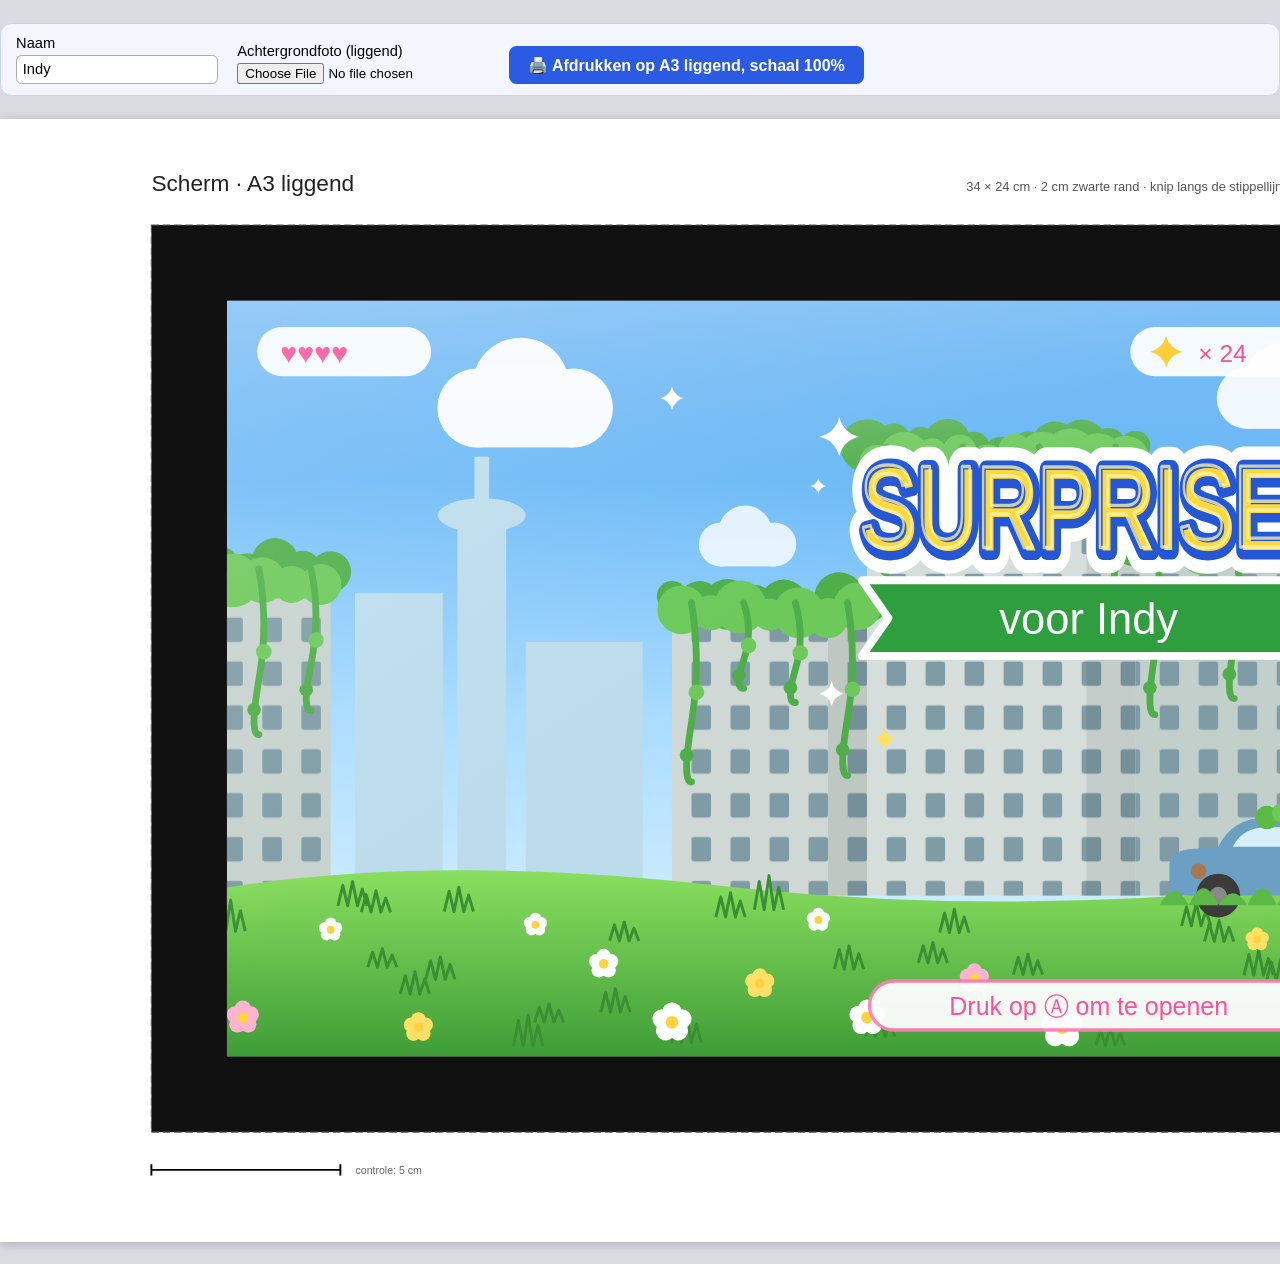
<file: surprise-switch-scherm-a3.html>
<!DOCTYPE html>
<html lang="nl">
<head>
<meta charset="UTF-8">
<meta name="viewport" content="width=device-width, initial-scale=1">
<title>Surprise-switch – scherm op A3 (34 × 24 cm met 2 cm zwarte rand)</title>
<style>
  * { box-sizing: border-box; }
  body { margin: 0; background: #d9dbe0; font-family: "Segoe UI", Verdana, Arial, sans-serif; }
  .balk { max-width: 420mm; margin: 6mm auto 0; background: #f3f6ff; border: 1px solid #c9d3f5; border-radius: 3mm; padding: 3mm 4mm; display: flex; gap: 5mm; align-items: end; flex-wrap: wrap; font-size: 11pt; }
  .balk label { display: flex; flex-direction: column; gap: 1mm; }
  .balk input[type=text] { font-size: 11pt; padding: 1.5mm; border: 1px solid #aab; border-radius: 1.5mm; }
  .balk button { font-size: 12pt; padding: 2.5mm 5mm; border: 0; border-radius: 2mm; background: #2b5be3; color: #fff; font-weight: bold; cursor: pointer; }
  .page { width: 420mm; height: 297mm; padding: 10mm; margin: 6mm auto; background: #fff; box-shadow: 0 2px 10px rgba(0,0,0,.2); overflow: hidden; }
  svg.vel { display: block; width: 400mm; height: 277mm; }
  svg text { font-family: "Arial Black", "Segoe UI Black", Arial, sans-serif; }
  .sub { font-family: Verdana, Arial, sans-serif !important; font-size: 3.4px; fill: #555; }
  .lbl { font-family: Verdana, Arial, sans-serif !important; font-size: 2.8px; fill: #666; }
  .c { stroke: #555; stroke-width: .3; stroke-dasharray: 2 1; }
  @page { size: A3 landscape; margin: 0; }
  @media print { body { background: none; } .page { margin: 0; box-shadow: none; } .no-print { display: none !important; } }
</style>
</head>
<body>
<!-- Gedeelde definities -->
<svg width="0" height="0" style="position:absolute" aria-hidden="true">
  <defs>
    <linearGradient id="lucht" x1="0" y1="0" x2="0" y2="1">
      <stop offset="0" stop-color="#0a1440"/><stop offset=".6" stop-color="#2d2470"/><stop offset="1" stop-color="#5a2f80"/>
    </linearGradient>
    <linearGradient id="glans" x1="0" y1="0" x2="1" y2="1">
      <stop offset="0" stop-color="#fff" stop-opacity=".18"/><stop offset=".45" stop-color="#fff" stop-opacity="0"/>
    </linearGradient>
    <pattern id="arcering" width="2.5" height="2.5" patternUnits="userSpaceOnUse" patternTransform="rotate(45)">
      <rect width="2.5" height="2.5" fill="#fff"/><line x1="0" y1="0" x2="0" y2="2.5" stroke="#bbb" stroke-width=".6"/>
    </pattern>

    <!-- Eigen overwoekerde-stadswereld (270 x 155) -->
    <linearGradient id="blauwlucht" x1="0" y1="0" x2="0" y2="1">
      <stop offset="0" stop-color="#3d9ff0"/><stop offset=".55" stop-color="#a9dcff"/><stop offset="1" stop-color="#eaf8ff"/>
    </linearGradient>
    <linearGradient id="gras" x1="0" y1="0" x2="0" y2="1">
      <stop offset="0" stop-color="#8be05f"/><stop offset="1" stop-color="#3f9d38"/>
    </linearGradient>
    <pattern id="ramen" width="8" height="9" patternUnits="userSpaceOnUse"><rect x="2" y="2" width="4" height="5" rx=".5" fill="#7f9ca6"/></pattern>
    <linearGradient id="bovenlicht" x1="0" y1="0" x2="0" y2="1"><stop offset="0" stop-color="#fff" stop-opacity=".35"/><stop offset="1" stop-color="#fff" stop-opacity="0"/></linearGradient>
    <g id="ster4"><path d="M0,-4 Q.8,-.8 4,0 Q.8,.8 0,4 Q-.8,.8 -4,0 Q-.8,-.8 0,-4Z"/></g>
    <g id="wolk" fill="#fff"><circle cx="0" cy="0" r="9"/><circle cx="10" cy="-5" r="11"/><circle cx="22" cy="0" r="9"/><rect x="0" y="0" width="22" height="9"/></g>
    <g id="scene">
      <rect width="270" height="155" fill="url(#blauwlucht)"/>
      <use href="#wolk" transform="translate(70,22) scale(.9)" opacity=".95"/><use href="#wolk" transform="translate(228,20) scale(.7)" opacity=".9"/><use href="#wolk" transform="translate(120,50) scale(.5)" opacity=".8"/>
      <!-- verre skyline -->
      <g fill="#bcdcec">
        <rect x="45" y="60" width="18" height="60"/><rect x="66" y="44" width="10" height="76"/><ellipse cx="71" cy="44" rx="9" ry="3.5"/><rect x="69.5" y="32" width="3" height="10"/>
        <rect x="80" y="70" width="24" height="50"/><rect x="236" y="38" width="14" height="80"/><rect x="252" y="58" width="18" height="60"/>
      </g>
      <!-- overwoekerde gebouwen -->
      <g>
        <rect x="0" y="55" width="40" height="70" fill="#c7d2ce"/><rect x="0" y="55" width="40" height="70" fill="url(#ramen)"/>
        <rect x="110" y="62" width="40" height="60" fill="#cfd8d4"/><rect x="110" y="62" width="40" height="60" fill="url(#ramen)"/><rect x="142" y="62" width="8" height="60" fill="#000" opacity=".08"/>
        <rect x="150" y="30" width="55" height="92" fill="#d6dedb"/><rect x="150" y="30" width="55" height="92" fill="url(#ramen)"/><rect x="195" y="30" width="10" height="92" fill="#000" opacity=".08"/>
        <rect x="205" y="48" width="57" height="74" fill="#c3cfcb"/><rect x="205" y="48" width="57" height="74" fill="url(#ramen)"/>
      </g>
      <circle cx="150.0" cy="29.8" r="5.5" fill="#4fae4a"/><circle cx="155.5" cy="28.7" r="3.5" fill="#4fae4a"/><circle cx="161.0" cy="29.0" r="3.1" fill="#4fae4a"/><circle cx="166.5" cy="28.9" r="4.7" fill="#4fae4a"/><circle cx="172.0" cy="30.0" r="3.1" fill="#4fae4a"/><circle cx="177.5" cy="31.5" r="3.6" fill="#4fae4a"/><circle cx="183.0" cy="30.1" r="3.3" fill="#4fae4a"/><circle cx="188.5" cy="29.7" r="4.9" fill="#4fae4a"/><circle cx="194.0" cy="29.9" r="5.5" fill="#4fae4a"/><circle cx="199.5" cy="29.7" r="3.6" fill="#4fae4a"/><circle cx="205.0" cy="29.8" r="3.1" fill="#4fae4a"/><circle cx="152.0" cy="33.2" r="3.6" fill="#6cc95a"/><circle cx="157.7" cy="32.0" r="5.1" fill="#6cc95a"/><circle cx="163.3" cy="31.3" r="3.1" fill="#6cc95a"/><circle cx="169.0" cy="31.1" r="3.6" fill="#6cc95a"/><circle cx="174.7" cy="33.1" r="3.6" fill="#6cc95a"/><circle cx="180.3" cy="30.7" r="3.4" fill="#6cc95a"/><circle cx="186.0" cy="32.2" r="5.3" fill="#6cc95a"/><circle cx="191.7" cy="31.7" r="5.5" fill="#6cc95a"/><circle cx="197.3" cy="32.5" r="5.3" fill="#6cc95a"/><circle cx="203.0" cy="32.7" r="5.0" fill="#6cc95a"/><path d="M154.0,30 q2,8.6 0,17.2 t0,8.6" fill="none" stroke="#4fae4a" stroke-width="1.4" stroke-linecap="round"/><circle cx="155.0" cy="42.9" r="1.6" fill="#6cc95a"/><circle cx="153.0" cy="52.0" r="1.4" fill="#4fae4a"/><path d="M169.7,30 q2,4.9 0,9.7 t0,4.9" fill="none" stroke="#4fae4a" stroke-width="1.4" stroke-linecap="round"/><circle cx="170.7" cy="37.3" r="1.6" fill="#6cc95a"/><circle cx="168.7" cy="42.4" r="1.4" fill="#4fae4a"/><path d="M185.3,30 q2,6.0 0,11.9 t0,6.0" fill="none" stroke="#4fae4a" stroke-width="1.4" stroke-linecap="round"/><circle cx="186.3" cy="39.0" r="1.6" fill="#6cc95a"/><circle cx="184.3" cy="45.2" r="1.4" fill="#4fae4a"/><path d="M201.0,30 q2,12.2 0,24.3 t0,12.2" fill="none" stroke="#4fae4a" stroke-width="1.4" stroke-linecap="round"/><circle cx="202.0" cy="48.2" r="1.6" fill="#6cc95a"/><circle cx="200.0" cy="61.0" r="1.4" fill="#4fae4a"/><circle cx="205.0" cy="49.3" r="5.2" fill="#4fae4a"/><circle cx="210.7" cy="48.5" r="3.8" fill="#4fae4a"/><circle cx="216.4" cy="48.4" r="5.0" fill="#4fae4a"/><circle cx="222.1" cy="48.1" r="5.0" fill="#4fae4a"/><circle cx="227.8" cy="48.6" r="4.6" fill="#4fae4a"/><circle cx="233.5" cy="49.3" r="3.7" fill="#4fae4a"/><circle cx="239.2" cy="46.7" r="5.4" fill="#4fae4a"/><circle cx="244.9" cy="49.4" r="5.4" fill="#4fae4a"/><circle cx="250.6" cy="46.6" r="4.7" fill="#4fae4a"/><circle cx="256.3" cy="46.9" r="5.2" fill="#4fae4a"/><circle cx="262.0" cy="48.5" r="5.4" fill="#4fae4a"/><circle cx="207.0" cy="49.0" r="3.2" fill="#6cc95a"/><circle cx="212.9" cy="50.2" r="4.6" fill="#6cc95a"/><circle cx="218.8" cy="51.3" r="4.9" fill="#6cc95a"/><circle cx="224.7" cy="48.5" r="3.5" fill="#6cc95a"/><circle cx="230.6" cy="48.5" r="5.3" fill="#6cc95a"/><circle cx="236.4" cy="48.8" r="5.2" fill="#6cc95a"/><circle cx="242.3" cy="50.8" r="5.0" fill="#6cc95a"/><circle cx="248.2" cy="50.2" r="5.2" fill="#6cc95a"/><circle cx="254.1" cy="49.1" r="5.2" fill="#6cc95a"/><circle cx="260.0" cy="49.5" r="4.7" fill="#6cc95a"/><path d="M209.0,48 q2,12.3 0,24.6 t0,12.3" fill="none" stroke="#4fae4a" stroke-width="1.4" stroke-linecap="round"/><circle cx="210.0" cy="66.5" r="1.6" fill="#6cc95a"/><circle cx="208.0" cy="79.4" r="1.4" fill="#4fae4a"/><path d="M225.3,48 q2,11.2 0,22.4 t0,11.2" fill="none" stroke="#4fae4a" stroke-width="1.4" stroke-linecap="round"/><circle cx="226.3" cy="64.8" r="1.6" fill="#6cc95a"/><circle cx="224.3" cy="76.6" r="1.4" fill="#4fae4a"/><path d="M241.7,48 q2,8.4 0,16.8 t0,8.4" fill="none" stroke="#4fae4a" stroke-width="1.4" stroke-linecap="round"/><circle cx="242.7" cy="60.6" r="1.6" fill="#6cc95a"/><circle cx="240.7" cy="69.4" r="1.4" fill="#4fae4a"/><path d="M258.0,48 q2,8.9 0,17.8 t0,8.9" fill="none" stroke="#4fae4a" stroke-width="1.4" stroke-linecap="round"/><circle cx="259.0" cy="61.4" r="1.6" fill="#6cc95a"/><circle cx="257.0" cy="70.7" r="1.4" fill="#4fae4a"/><circle cx="110.0" cy="60.6" r="3.1" fill="#4fae4a"/><circle cx="115.7" cy="62.0" r="4.5" fill="#4fae4a"/><circle cx="121.4" cy="62.3" r="5.2" fill="#4fae4a"/><circle cx="127.1" cy="61.6" r="3.3" fill="#4fae4a"/><circle cx="132.9" cy="62.1" r="4.9" fill="#4fae4a"/><circle cx="138.6" cy="63.0" r="3.0" fill="#4fae4a"/><circle cx="144.3" cy="60.8" r="5.1" fill="#4fae4a"/><circle cx="150.0" cy="61.6" r="4.4" fill="#4fae4a"/><circle cx="112.0" cy="63.4" r="5.0" fill="#6cc95a"/><circle cx="118.0" cy="64.0" r="3.6" fill="#6cc95a"/><circle cx="124.0" cy="62.8" r="5.4" fill="#6cc95a"/><circle cx="130.0" cy="64.4" r="3.3" fill="#6cc95a"/><circle cx="136.0" cy="64.0" r="5.2" fill="#6cc95a"/><circle cx="142.0" cy="65.1" r="4.1" fill="#6cc95a"/><circle cx="148.0" cy="62.7" r="4.9" fill="#6cc95a"/><path d="M114.0,62 q2,12.2 0,24.5 t0,12.2" fill="none" stroke="#4fae4a" stroke-width="1.4" stroke-linecap="round"/><circle cx="115.0" cy="80.3" r="1.6" fill="#6cc95a"/><circle cx="113.0" cy="93.2" r="1.4" fill="#4fae4a"/><path d="M124.7,62 q2,5.8 0,11.7 t0,5.8" fill="none" stroke="#4fae4a" stroke-width="1.4" stroke-linecap="round"/><circle cx="125.7" cy="70.7" r="1.6" fill="#6cc95a"/><circle cx="123.7" cy="76.9" r="1.4" fill="#4fae4a"/><path d="M135.3,62 q2,6.8 0,13.6 t0,6.8" fill="none" stroke="#4fae4a" stroke-width="1.4" stroke-linecap="round"/><circle cx="136.3" cy="72.2" r="1.6" fill="#6cc95a"/><circle cx="134.3" cy="79.4" r="1.4" fill="#4fae4a"/><path d="M146.0,62 q2,11.8 0,23.6 t0,11.8" fill="none" stroke="#4fae4a" stroke-width="1.4" stroke-linecap="round"/><circle cx="147.0" cy="79.7" r="1.6" fill="#6cc95a"/><circle cx="145.0" cy="92.1" r="1.4" fill="#4fae4a"/><circle cx="0.0" cy="55.9" r="4.1" fill="#4fae4a"/><circle cx="5.7" cy="56.1" r="3.4" fill="#4fae4a"/><circle cx="11.4" cy="53.9" r="3.4" fill="#4fae4a"/><circle cx="17.1" cy="54.5" r="4.2" fill="#4fae4a"/><circle cx="22.9" cy="56.2" r="4.4" fill="#4fae4a"/><circle cx="28.6" cy="53.5" r="4.8" fill="#4fae4a"/><circle cx="34.3" cy="55.1" r="3.8" fill="#4fae4a"/><circle cx="40.0" cy="55.6" r="4.2" fill="#4fae4a"/><circle cx="2.0" cy="55.7" r="4.2" fill="#6cc95a"/><circle cx="8.0" cy="58.0" r="3.6" fill="#6cc95a"/><circle cx="14.0" cy="57.8" r="3.9" fill="#6cc95a"/><circle cx="20.0" cy="57.4" r="5.5" fill="#6cc95a"/><circle cx="26.0" cy="57.3" r="4.7" fill="#6cc95a"/><circle cx="32.0" cy="58.2" r="3.8" fill="#6cc95a"/><circle cx="38.0" cy="58.2" r="4.2" fill="#6cc95a"/><path d="M4.0,55 q2,6.9 0,13.7 t0,6.9" fill="none" stroke="#4fae4a" stroke-width="1.4" stroke-linecap="round"/><circle cx="5.0" cy="65.3" r="1.6" fill="#6cc95a"/><circle cx="3.0" cy="72.5" r="1.4" fill="#4fae4a"/><path d="M14.7,55 q2,12.1 0,24.2 t0,12.1" fill="none" stroke="#4fae4a" stroke-width="1.4" stroke-linecap="round"/><circle cx="15.7" cy="73.1" r="1.6" fill="#6cc95a"/><circle cx="13.7" cy="85.8" r="1.4" fill="#4fae4a"/><path d="M25.3,55 q2,11.3 0,22.7 t0,11.3" fill="none" stroke="#4fae4a" stroke-width="1.4" stroke-linecap="round"/><circle cx="26.3" cy="72.0" r="1.6" fill="#6cc95a"/><circle cx="24.3" cy="83.9" r="1.4" fill="#4fae4a"/><path d="M36.0,55 q2,9.7 0,19.4 t0,9.7" fill="none" stroke="#4fae4a" stroke-width="1.4" stroke-linecap="round"/><circle cx="37.0" cy="69.6" r="1.6" fill="#6cc95a"/><circle cx="35.0" cy="79.8" r="1.4" fill="#4fae4a"/>
      <!-- grasveld -->
      <path d="M0,124 Q50,112 120,120 T270,116 V155 H0Z" fill="url(#gras)"/>
      <g fill="none" stroke="#3a8f33" stroke-width=".6" stroke-linejoin="round"><path d="M63.3,125.3 l1,-4.2 l1,4.2 l1,-5.0 l1,5.0 l1,-3.4 l1,3.4"/><path d="M41.5,124.1 l1,-4.2 l1,4.2 l1,-5.0 l1,5.0 l1,-3.4 l1,3.4"/><path d="M246.0,147.6 l1,-5.3 l1,5.3 l1,-6.4 l1,6.4 l1,-4.2 l1,4.2"/><path d="M59.5,139.2 l1,-3.8 l1,3.8 l1,-4.6 l1,4.6 l1,-3.1 l1,3.1"/><path d="M46.3,125.4 l1,-3.6 l1,3.6 l1,-4.4 l1,4.4 l1,-2.9 l1,2.9"/><path d="M248.6,148.5 l1,-5.4 l1,5.4 l1,-6.5 l1,6.5 l1,-4.3 l1,4.3"/><path d="M214.5,128.2 l1,-3.9 l1,3.9 l1,-4.7 l1,4.7 l1,-3.1 l1,3.1"/><path d="M168.0,145.4 l1,-5.6 l1,5.6 l1,-6.7 l1,6.7 l1,-4.5 l1,4.5"/><path d="M235.9,124.8 l1,-4.8 l1,4.8 l1,-5.8 l1,5.8 l1,-3.9 l1,3.9"/><path d="M180.0,138.2 l1,-3.5 l1,3.5 l1,-4.2 l1,4.2 l1,-2.8 l1,2.8"/><path d="M126.9,124.9 l1,-5.8 l1,5.8 l1,-7.0 l1,7.0 l1,-4.6 l1,4.6"/><path d="M231.9,139.5 l1,-3.9 l1,3.9 l1,-4.7 l1,4.7 l1,-3.1 l1,3.1"/><path d="M243.6,140.3 l1,-5.6 l1,5.6 l1,-6.8 l1,6.8 l1,-4.5 l1,4.5"/><path d="M227.3,138.3 l1,-4.2 l1,4.2 l1,-5.1 l1,5.1 l1,-3.4 l1,3.4"/><path d="M160.5,135.8 l1,-3.5 l1,3.5 l1,-4.2 l1,4.2 l1,-2.8 l1,2.8"/><path d="M81.8,148.0 l1,-3.1 l1,3.1 l1,-3.8 l1,3.8 l1,-2.5 l1,2.5"/><path d="M12.4,142.0 l1,-3.8 l1,3.8 l1,-4.6 l1,4.6 l1,-3.1 l1,3.1"/><path d="M143.3,137.1 l1,-4.0 l1,4.0 l1,-4.8 l1,4.8 l1,-3.2 l1,3.2"/><path d="M267.3,128.3 l1,-4.2 l1,4.2 l1,-5.1 l1,5.1 l1,-3.4 l1,3.4"/><path d="M54.3,142.2 l1,-3.8 l1,3.8 l1,-4.6 l1,4.6 l1,-3.1 l1,3.1"/><path d="M95.4,145.9 l1,-4.0 l1,4.0 l1,-4.8 l1,4.8 l1,-3.2 l1,3.2"/><path d="M149.7,150.9 l1,-3.3 l1,3.3 l1,-4.0 l1,4.0 l1,-2.6 l1,2.6"/><path d="M16.5,129.3 l1,-5.3 l1,5.3 l1,-6.4 l1,6.4 l1,-4.2 l1,4.2"/><path d="M164.9,129.6 l1,-4.0 l1,4.0 l1,-4.8 l1,4.8 l1,-3.2 l1,3.2"/><path d="M47.6,136.7 l1,-3.1 l1,3.1 l1,-3.8 l1,3.8 l1,-2.5 l1,2.5"/><path d="M186.9,150.7 l1,-5.9 l1,5.9 l1,-7.0 l1,7.0 l1,-4.7 l1,4.7"/><path d="M196.9,152.7 l1,-3.1 l1,3.1 l1,-3.7 l1,3.7 l1,-2.4 l1,2.4"/><path d="M77.5,152.9 l1,-5.3 l1,5.3 l1,-6.4 l1,6.4 l1,-4.3 l1,4.3"/><path d="M110.0,152.2 l1,-4.9 l1,4.9 l1,-5.8 l1,5.8 l1,-3.9 l1,3.9"/><path d="M219.2,131.4 l1,-3.6 l1,3.6 l1,-4.3 l1,4.3 l1,-2.9 l1,2.9"/><path d="M119.0,126.4 l1,-4.1 l1,4.1 l1,-5.0 l1,5.0 l1,-3.3 l1,3.3"/><path d="M257.8,132.6 l1,-3.0 l1,3.0 l1,-3.6 l1,3.6 l1,-2.4 l1,2.4"/><path d="M12.0,127.4 l1,-5.4 l1,5.4 l1,-6.4 l1,6.4 l1,-4.3 l1,4.3"/><path d="M97.2,131.3 l1,-3.3 l1,3.3 l1,-3.9 l1,3.9 l1,-2.6 l1,2.6"/></g>
      <!-- oude roestige auto -->
      <g transform="translate(212,108)">
        <path d="M0,14 V8 Q0,5 4,4.5 L10,4 Q13,-2 20,-2 H30 Q35,-2 38,4 L44,5 Q48,6 48,10 V14 Z" fill="#6c9fc4"/>
        <path d="M13,4 Q15,0 20,0 H24 V4Z M26,0 H30 Q33,0 35,4 H26Z" fill="#d8eef9"/>
        <circle cx="10" cy="14" r="4.5" fill="#3b3b3b"/><circle cx="38" cy="14" r="4.5" fill="#3b3b3b"/><circle cx="10" cy="14" r="1.8" fill="#888"/><circle cx="38" cy="14" r="1.8" fill="#888"/>
        <g fill="#b5703f" opacity=".85"><circle cx="6" cy="9" r="1.6"/><circle cx="30" cy="9" r="1.2"/><circle cx="42" cy="8" r="1.4"/></g>
        <path d="M-2,16 q3,-6 6,0 q3,-7 6,0 q3,-5 6,0 q3,-7 6,0 q3,-5 6,0 q3,-7 6,0 q3,-5 6,0 q3,-6 6,0 q3,-5 4,0" fill="#5cb847"/>
        <circle cx="20" cy="-2" r="2.4" fill="#5cb847"/><circle cx="23" cy="-3" r="2" fill="#6cc95a"/>
      </g>
      <circle cx="8.0" cy="136.1" r="1.8" fill="#fff"/><circle cx="9.8" cy="137.4" r="1.8" fill="#fff"/><circle cx="9.2" cy="139.6" r="1.8" fill="#fff"/><circle cx="6.8" cy="139.6" r="1.8" fill="#fff"/><circle cx="6.2" cy="137.4" r="1.8" fill="#fff"/><circle cx="8" cy="138" r="1.2" fill="#ffd23f"/><circle cx="22.0" cy="145.2" r="1.7" fill="#ffb3d1"/><circle cx="23.6" cy="146.4" r="1.7" fill="#ffb3d1"/><circle cx="23.1" cy="148.4" r="1.7" fill="#ffb3d1"/><circle cx="20.9" cy="148.4" r="1.7" fill="#ffb3d1"/><circle cx="20.4" cy="146.4" r="1.7" fill="#ffb3d1"/><circle cx="22" cy="147" r="1.1" fill="#ffd23f"/><circle cx="96.0" cy="134.4" r="1.5" fill="#fff"/><circle cx="97.5" cy="135.5" r="1.5" fill="#fff"/><circle cx="97.0" cy="137.3" r="1.5" fill="#fff"/><circle cx="95.0" cy="137.3" r="1.5" fill="#fff"/><circle cx="94.5" cy="135.5" r="1.5" fill="#fff"/><circle cx="96" cy="136" r="1.0" fill="#ffd23f"/><circle cx="110.0" cy="145.9" r="2.0" fill="#fff"/><circle cx="112.0" cy="147.3" r="2.0" fill="#fff"/><circle cx="111.3" cy="149.7" r="2.0" fill="#fff"/><circle cx="108.7" cy="149.7" r="2.0" fill="#fff"/><circle cx="108.0" cy="147.3" r="2.0" fill="#fff"/><circle cx="110" cy="148" r="1.3" fill="#ffd23f"/><circle cx="128.0" cy="138.4" r="1.5" fill="#ffe066"/><circle cx="129.5" cy="139.5" r="1.5" fill="#ffe066"/><circle cx="129.0" cy="141.3" r="1.5" fill="#ffe066"/><circle cx="127.0" cy="141.3" r="1.5" fill="#ffe066"/><circle cx="126.5" cy="139.5" r="1.5" fill="#ffe066"/><circle cx="128" cy="140" r="1.0" fill="#ffd23f"/><circle cx="150.0" cy="145.1" r="1.8" fill="#fff"/><circle cx="151.8" cy="146.4" r="1.8" fill="#fff"/><circle cx="151.2" cy="148.6" r="1.8" fill="#fff"/><circle cx="148.8" cy="148.6" r="1.8" fill="#fff"/><circle cx="148.2" cy="146.4" r="1.8" fill="#fff"/><circle cx="150" cy="147" r="1.2" fill="#ffd23f"/><circle cx="172.0" cy="137.4" r="1.5" fill="#ffb3d1"/><circle cx="173.5" cy="138.5" r="1.5" fill="#ffb3d1"/><circle cx="173.0" cy="140.3" r="1.5" fill="#ffb3d1"/><circle cx="171.0" cy="140.3" r="1.5" fill="#ffb3d1"/><circle cx="170.5" cy="138.5" r="1.5" fill="#ffb3d1"/><circle cx="172" cy="139" r="1.0" fill="#ffd23f"/><circle cx="190.0" cy="146.8" r="2.1" fill="#fff"/><circle cx="192.1" cy="148.3" r="2.1" fill="#fff"/><circle cx="191.4" cy="150.8" r="2.1" fill="#fff"/><circle cx="188.6" cy="150.8" r="2.1" fill="#fff"/><circle cx="187.9" cy="148.3" r="2.1" fill="#fff"/><circle cx="190" cy="149" r="1.4" fill="#ffd23f"/><circle cx="244.0" cy="140.2" r="1.7" fill="#fff"/><circle cx="245.7" cy="141.4" r="1.7" fill="#fff"/><circle cx="245.1" cy="143.4" r="1.7" fill="#fff"/><circle cx="242.9" cy="143.4" r="1.7" fill="#fff"/><circle cx="242.3" cy="141.4" r="1.7" fill="#fff"/><circle cx="244" cy="142" r="1.1" fill="#ffd23f"/><circle cx="260.0" cy="148.1" r="1.8" fill="#ffb3d1"/><circle cx="261.8" cy="149.4" r="1.8" fill="#ffb3d1"/><circle cx="261.2" cy="151.6" r="1.8" fill="#ffb3d1"/><circle cx="258.8" cy="151.6" r="1.8" fill="#ffb3d1"/><circle cx="258.2" cy="149.4" r="1.8" fill="#ffb3d1"/><circle cx="260" cy="150" r="1.2" fill="#ffd23f"/><circle cx="58.0" cy="147.4" r="1.5" fill="#ffe066"/><circle cx="59.5" cy="148.5" r="1.5" fill="#ffe066"/><circle cx="59.0" cy="150.3" r="1.5" fill="#ffe066"/><circle cx="57.0" cy="150.3" r="1.5" fill="#ffe066"/><circle cx="56.5" cy="148.5" r="1.5" fill="#ffe066"/><circle cx="58" cy="149" r="1.0" fill="#ffd23f"/><circle cx="82.0" cy="126.7" r="1.2" fill="#fff"/><circle cx="83.2" cy="127.6" r="1.2" fill="#fff"/><circle cx="82.8" cy="129.0" r="1.2" fill="#fff"/><circle cx="81.2" cy="129.0" r="1.2" fill="#fff"/><circle cx="80.8" cy="127.6" r="1.2" fill="#fff"/><circle cx="82" cy="128" r="0.8" fill="#ffd23f"/><circle cx="230.0" cy="129.7" r="1.2" fill="#ffe066"/><circle cx="231.2" cy="130.6" r="1.2" fill="#ffe066"/><circle cx="230.8" cy="132.0" r="1.2" fill="#ffe066"/><circle cx="229.2" cy="132.0" r="1.2" fill="#ffe066"/><circle cx="228.8" cy="130.6" r="1.2" fill="#ffe066"/><circle cx="230" cy="131" r="0.8" fill="#ffd23f"/><circle cx="140.0" cy="125.7" r="1.2" fill="#fff"/><circle cx="141.2" cy="126.6" r="1.2" fill="#fff"/><circle cx="140.8" cy="128.0" r="1.2" fill="#fff"/><circle cx="139.2" cy="128.0" r="1.2" fill="#fff"/><circle cx="138.8" cy="126.6" r="1.2" fill="#fff"/><circle cx="140" cy="127" r="0.8" fill="#ffd23f"/><circle cx="40.0" cy="127.7" r="1.2" fill="#fff"/><circle cx="41.2" cy="128.6" r="1.2" fill="#fff"/><circle cx="40.8" cy="130.0" r="1.2" fill="#fff"/><circle cx="39.2" cy="130.0" r="1.2" fill="#fff"/><circle cx="38.8" cy="128.6" r="1.2" fill="#fff"/><circle cx="40" cy="129" r="0.8" fill="#ffd23f"/>
      <g fill="#fff"><use href="#ster4" transform="translate(110,20) scale(.6)"/><use href="#ster4" transform="translate(140,38) scale(.4)"/></g>
    </g>

    <!-- Snijlijnmarkering -->
    <g id="schaar"><text font-size="5" fill="#777" font-family="Arial">✂</text></g>
  </defs>
</svg>
<div class="balk no-print">
  <label>Naam <input type="text" id="in-naam" value="Indy" maxlength="18"></label>
  <label>Achtergrondfoto (liggend) <input type="file" id="in-plaatje" accept="image/*"></label>
  <button onclick="window.print()">🖨️ Afdrukken op A3 liggend, schaal 100%</button>
</div>
<section class="page">
  <svg class="vel" viewBox="0 0 400 277">
    <text x="30" y="9" font-size="6" fill="#222">Scherm · A3 liggend</text>
    <text x="370" y="9" class="sub" text-anchor="end">34 × 24 cm · 2 cm zwarte rand · knip langs de stippellijn en plak op het middendeel</text>
    <g transform="translate(30,18)">
      <rect width="340" height="240" fill="#111"/>
      <g transform="translate(20,20)">
        <svg width="300" height="200" viewBox="0 0 270 155" preserveAspectRatio="xMidYMid slice"><use href="#scene" id="standaardscene"/></svg>
        <image id="achtergrond" x="0" y="0" width="300" height="200" preserveAspectRatio="xMidYMid slice" href="" style="display:none"/>
        <rect width="300" height="48" fill="url(#bovenlicht)"/>
        <g transform="translate(8,7)"><rect width="46" height="13" rx="6.5" fill="#fff" opacity=".92"/><text x="6" y="9.6" font-size="7.6" fill="#ff4f9a">♥♥♥♥</text></g>
        <g transform="translate(239,7)"><rect width="53" height="13" rx="6.5" fill="#fff" opacity=".92"/><use href="#ster4" transform="translate(9.5,6.5) scale(1.05)" fill="#ffcf3a"/><text x="18" y="9.3" font-size="6.5" fill="#ff4f9a">× 24</text></g>
        <g fill="#fff"><use href="#ster4" transform="translate(162,36) scale(1.3)"/><use href="#ster4" transform="translate(293,58) scale(1)"/><use href="#ster4" transform="translate(160,104) scale(.8)"/></g>
        <g fill="#ffe25a"><use href="#ster4" transform="translate(288,104) scale(1.2)"/><use href="#ster4" transform="translate(174,116) scale(.7)"/></g>
        <g text-anchor="middle" stroke-linejoin="round" paint-order="stroke">
          <text x="228" y="66" font-size="31" textLength="120" lengthAdjust="spacingAndGlyphs" fill="#fff" stroke="#fff" stroke-width="12">SURPRISE!</text>
          <text x="228" y="66" font-size="31" textLength="120" lengthAdjust="spacingAndGlyphs" fill="#ffd93b" stroke="#2457d6" stroke-width="5">SURPRISE!</text>
          <text x="227.3" y="65.1" font-size="31" textLength="120" lengthAdjust="spacingAndGlyphs" fill="none" stroke="#fff6b0" stroke-width=".9" opacity=".75">SURPRISE!</text>
        </g>
        <path d="M168,74 H288 L281,84 L288,94 H168 L175,84 Z" fill="#2e9e3f" stroke="#fff" stroke-width="2.1" stroke-linejoin="round"/>
        <text x="228" y="88.2" font-size="11.5" fill="#fff" text-anchor="middle">voor <tspan class="naam">Indy</tspan></text>
        <rect x="170" y="180" width="116" height="13" rx="6.5" fill="#fff" opacity=".94" stroke="#ff7fb2" stroke-width=".9"/>
        <text x="228" y="189" font-size="6.6" fill="#ff4f9a" text-anchor="middle">Druk op Ⓐ om te openen</text>
        <rect width="300" height="200" fill="url(#glans)"/>
      </g>
      <rect width="340" height="240" fill="none" class="c"/>
    </g>
    <g transform="translate(30,268)"><line x1="0" y1="0" x2="50" y2="0" stroke="#000" stroke-width=".5"/><line x1="0" y1="-1.5" x2="0" y2="1.5" stroke="#000" stroke-width=".5"/><line x1="50" y1="-1.5" x2="50" y2="1.5" stroke="#000" stroke-width=".5"/><text x="54" y="1" class="lbl">controle: 5 cm</text></g>
  </svg>
</section>
<script>
  const naam = document.getElementById('in-naam');
  const zet = () => document.querySelectorAll('.naam').forEach(el => el.textContent = naam.value.trim() || 'jou');
  naam.addEventListener('input', zet); zet();
  document.getElementById('in-plaatje').addEventListener('change', e => {
    const f = e.target.files[0]; if (!f) return;
    const r = new FileReader();
    r.onload = () => {
      const img = document.getElementById('achtergrond');
      img.setAttribute('href', r.result); img.style.display = '';
      document.getElementById('standaardscene').style.display = 'none';
    };
    r.readAsDataURL(f);
  });
</script>
</body>
</html>
</file>
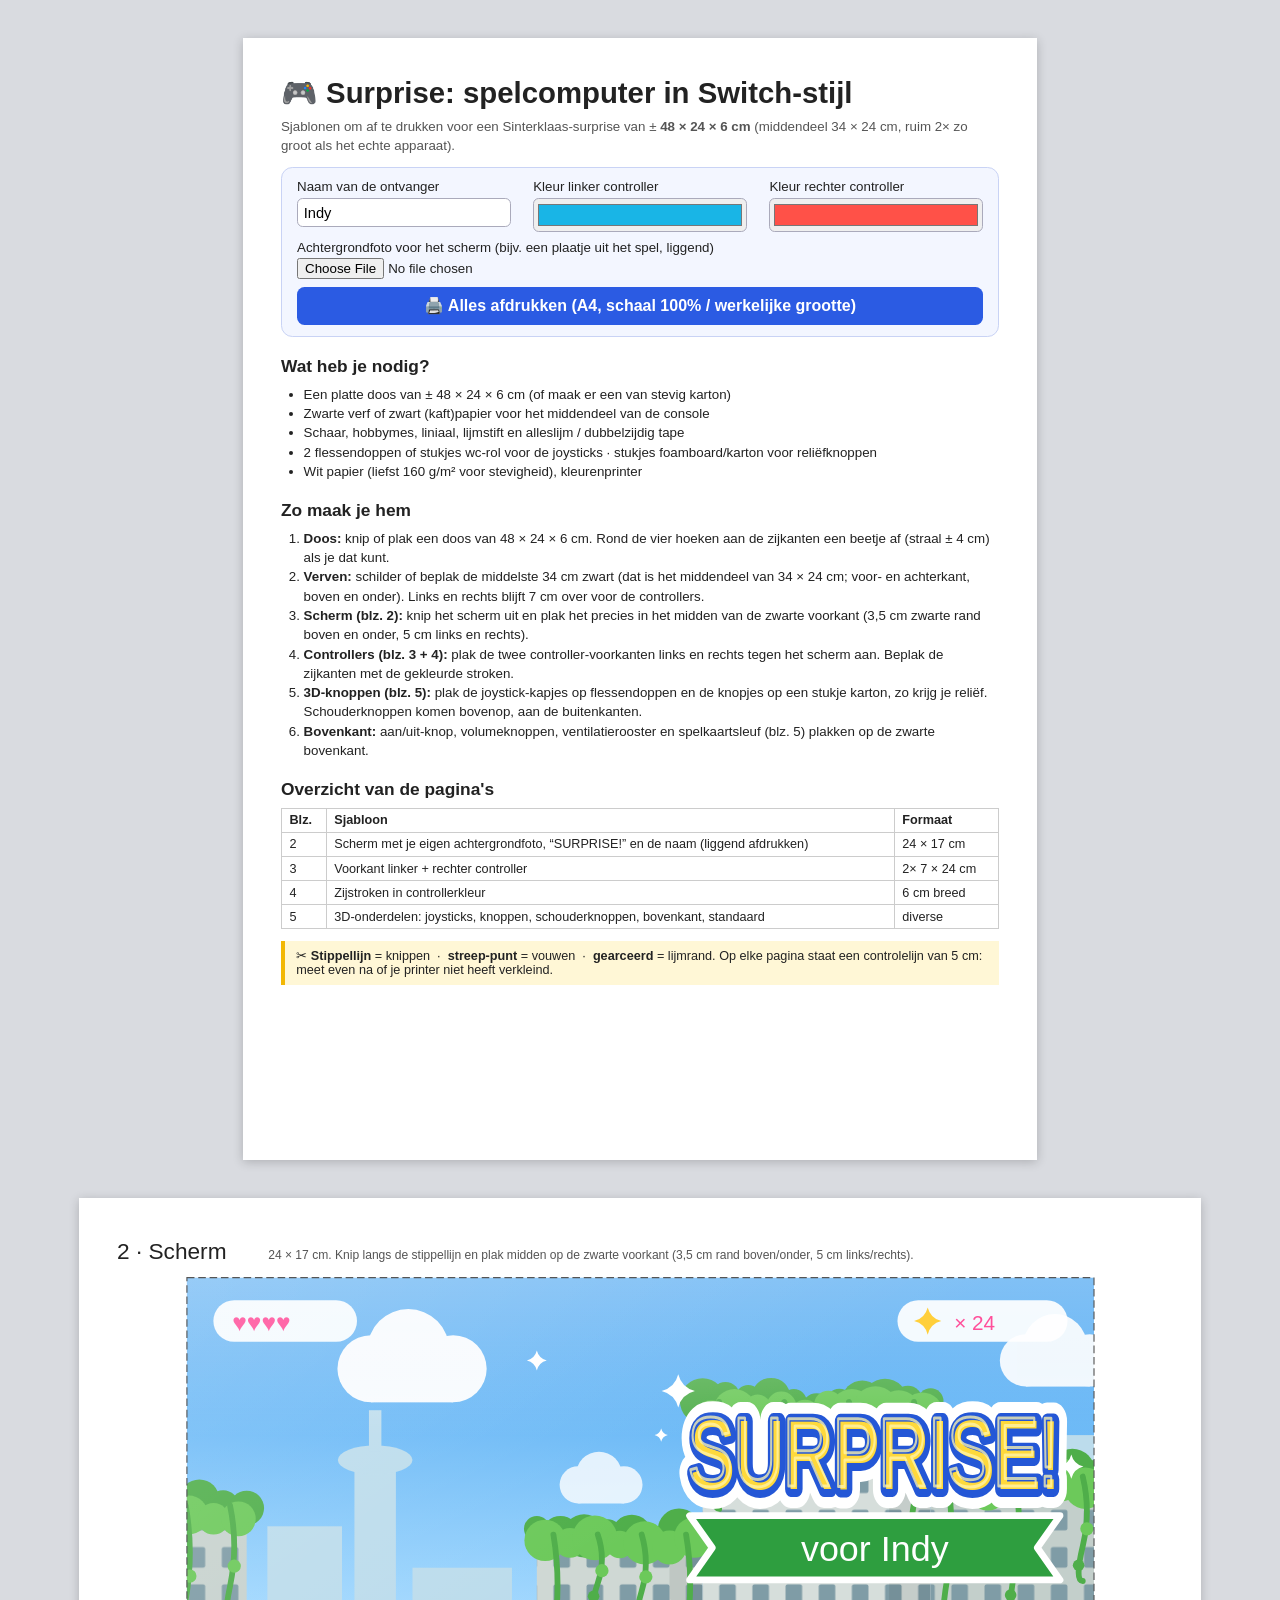
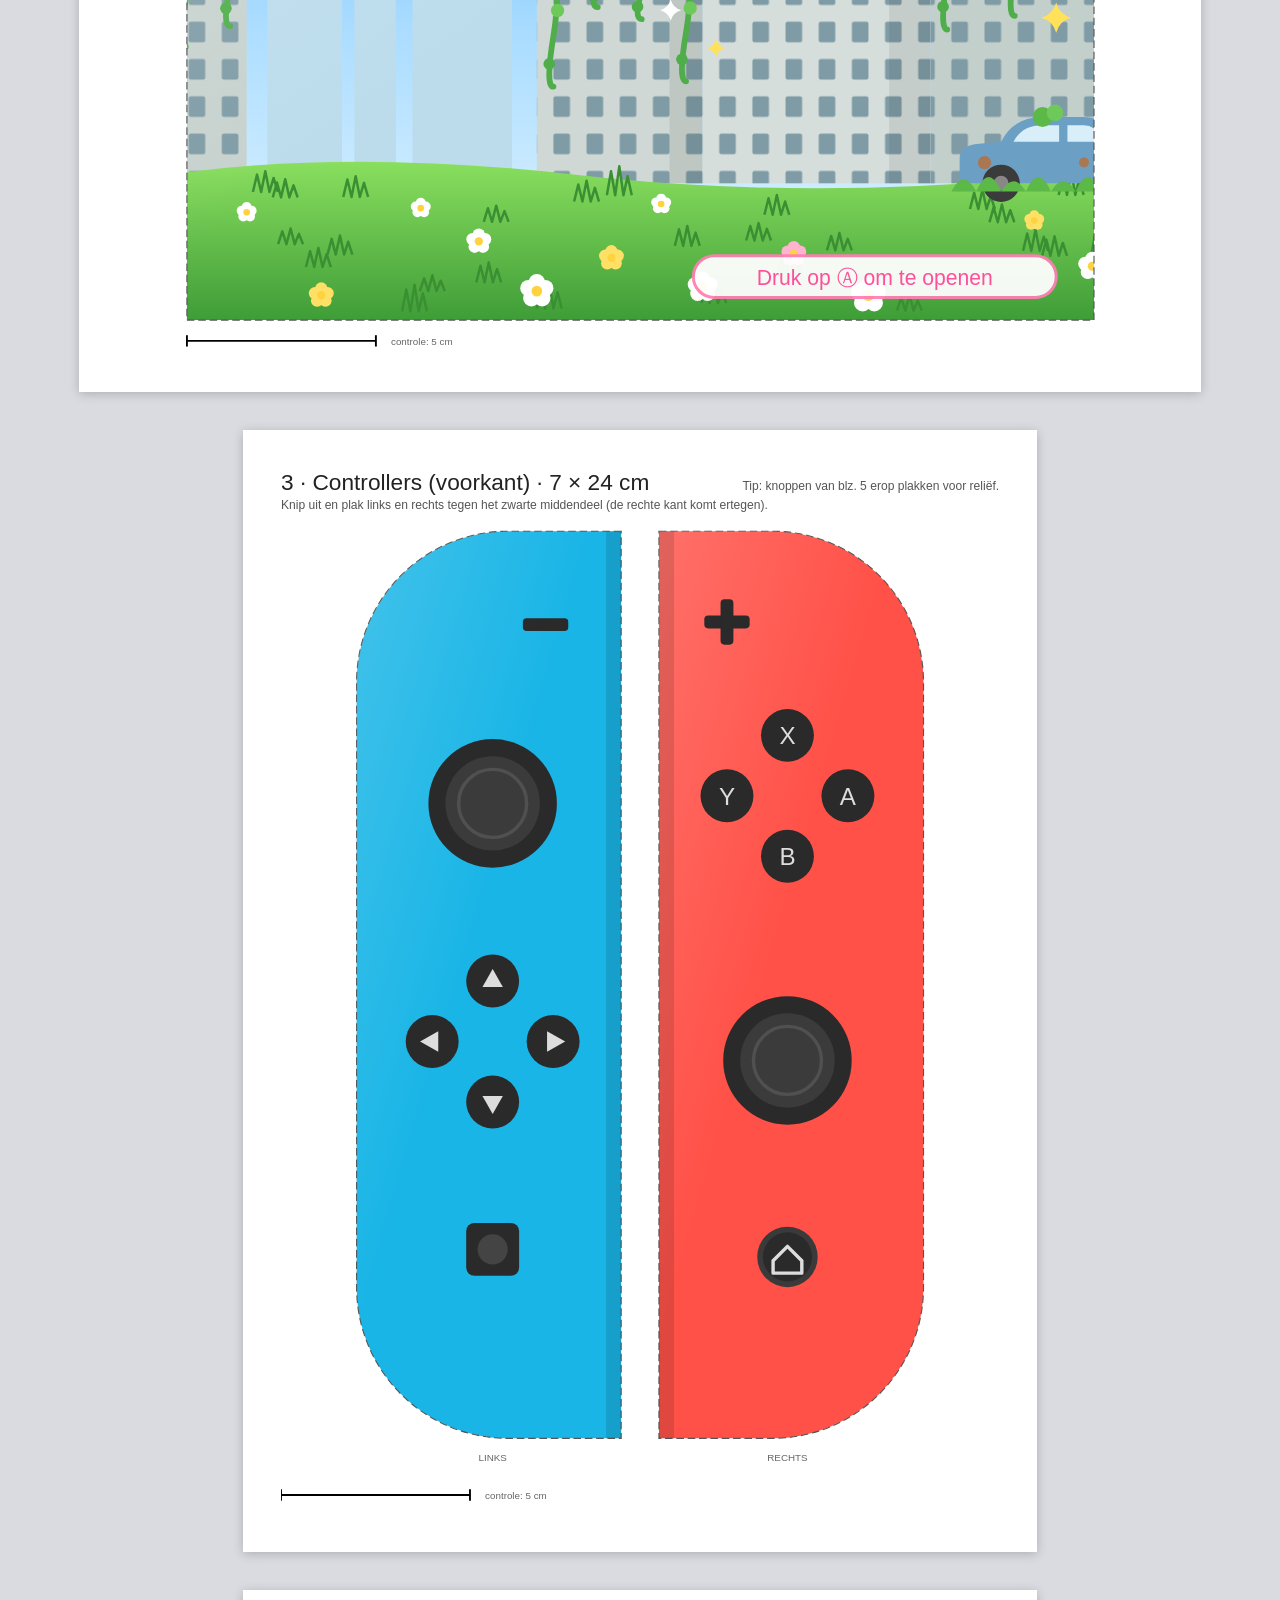
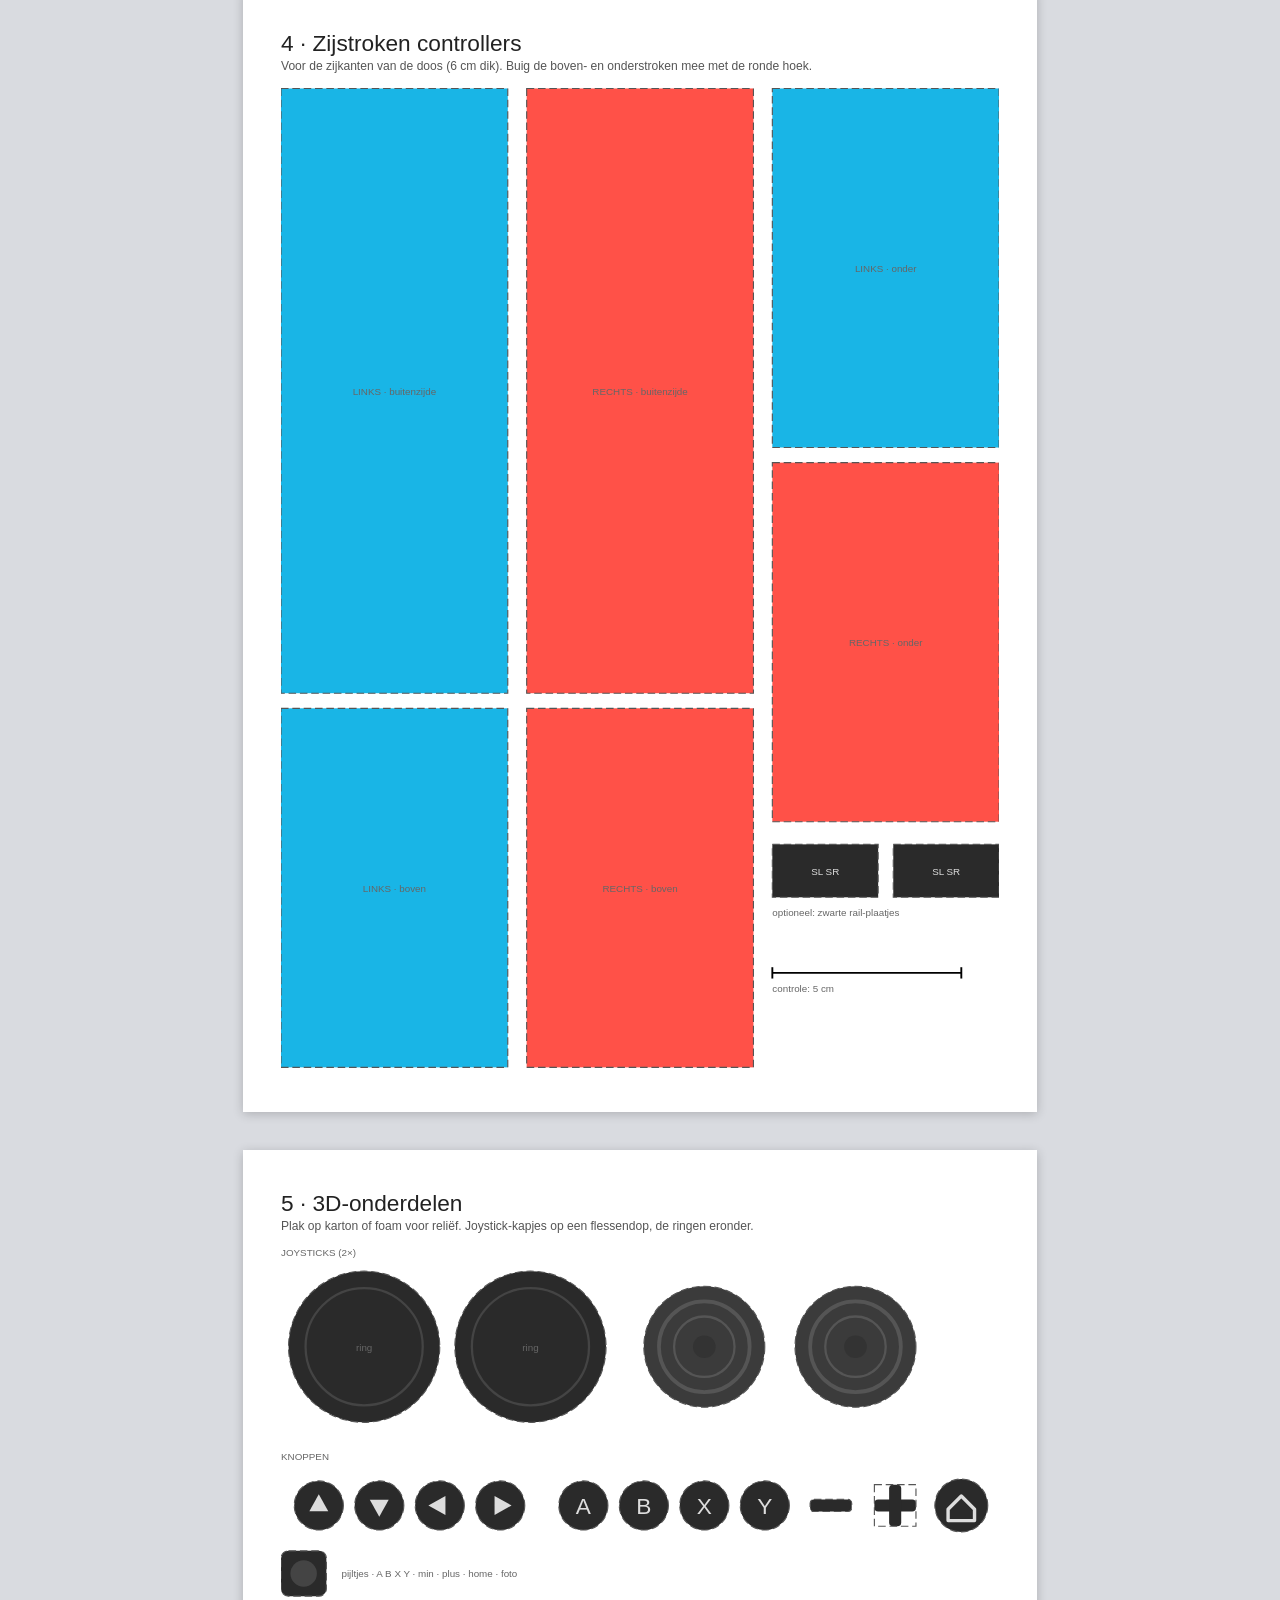
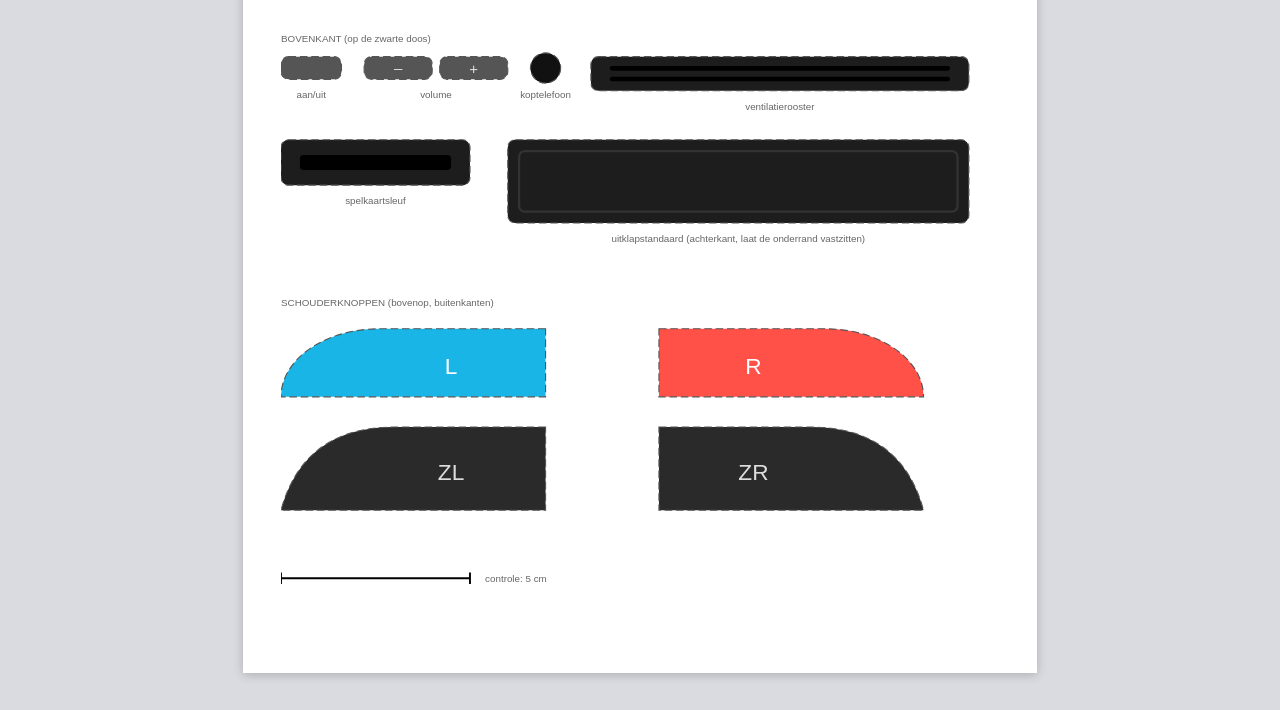
<file: surprise-switch.html>
<!DOCTYPE html>
<html lang="nl">
<head>
<meta charset="UTF-8">
<meta name="viewport" content="width=device-width, initial-scale=1">
<title>Sjablonen – Sinterklaas-surprise Switch met 2 controllers</title>
<style>
  :root { --jl: #19b5e6; --jr: #ff5148; }
  * { box-sizing: border-box; }
  body { margin: 0; background: #d9dbe0; font-family: "Segoe UI", Verdana, Arial, sans-serif; color: #222; }
  .page { width: 210mm; height: 297mm; padding: 10mm; margin: 10mm auto; background: #fff; box-shadow: 0 2px 10px rgba(0,0,0,.2); overflow: hidden; position: relative; }
  .page.land { width: 297mm; height: 210mm; page: liggend; }
  .page svg.vel { display: block; width: 190mm; height: 277mm; }
  .page.land svg.vel { width: 277mm; height: 190mm; }
  svg text { font-family: "Arial Black", "Segoe UI Black", Arial, sans-serif; }
  .c { stroke: #555; stroke-width: .3; stroke-dasharray: 2 1; }
  .lijn { fill: none; stroke: #555; stroke-width: .3; stroke-dasharray: 2 1; }
  .vouw { fill: none; stroke: #888; stroke-width: .3; stroke-dasharray: 4 1 1 1; }
  .kop { font-size: 6px; fill: #222; }
  .sub { font-family: Verdana, Arial, sans-serif !important; font-size: 3.2px; fill: #555; font-weight: normal; }
  .lbl { font-family: Verdana, Arial, sans-serif !important; font-size: 2.6px; fill: #666; }
  .jl { fill: var(--jl); }
  .jr { fill: var(--jr); }
  h1 { font-size: 22pt; margin: 0 0 2mm; }
  h2 { font-size: 13pt; margin: 5mm 0 2mm; }
  p, li { font-size: 10pt; line-height: 1.45; }
  ol, ul { margin: 0; padding-left: 6mm; }
  table { border-collapse: collapse; width: 100%; font-size: 9.5pt; }
  td, th { border: 1px solid #ccc; padding: 1.2mm 2mm; text-align: left; }
  .instel { background: #f3f6ff; border: 1px solid #c9d3f5; border-radius: 3mm; padding: 3mm 4mm; margin: 3mm 0; display: grid; grid-template-columns: 1fr 1fr 1fr; gap: 2mm 6mm; font-size: 10pt; }
  .instel label { display: flex; flex-direction: column; gap: 1mm; }
  .instel input[type=text] { font-size: 11pt; padding: 1.5mm; border: 1px solid #aab; border-radius: 1.5mm; }
  .instel input[type=color] { width: 100%; height: 9mm; border: 1px solid #aab; border-radius: 1.5mm; }
  .knop { grid-column: 1 / -1; font-size: 12pt; padding: 2.5mm; border: 0; border-radius: 2mm; background: #2b5be3; color: #fff; cursor: pointer; font-weight: bold; }
  .tip { background: #fff7d6; border-left: 4px solid #f2b705; padding: 2mm 3mm; font-size: 9.5pt; margin-top: 3mm; }
  @page { size: A4 portrait; margin: 0; }
  @page liggend { size: A4 landscape; margin: 0; }
  @media print {
    body { background: none; }
    .page { margin: 0; box-shadow: none; break-after: page; }
    .no-print { display: none !important; }
  }
</style>
</head>
<body>

<!-- Gedeelde definities -->
<svg width="0" height="0" style="position:absolute" aria-hidden="true">
  <defs>
    <linearGradient id="lucht" x1="0" y1="0" x2="0" y2="1">
      <stop offset="0" stop-color="#0a1440"/><stop offset=".6" stop-color="#2d2470"/><stop offset="1" stop-color="#5a2f80"/>
    </linearGradient>
    <linearGradient id="glans" x1="0" y1="0" x2="1" y2="1">
      <stop offset="0" stop-color="#fff" stop-opacity=".18"/><stop offset=".45" stop-color="#fff" stop-opacity="0"/>
    </linearGradient>
    <pattern id="arcering" width="2.5" height="2.5" patternUnits="userSpaceOnUse" patternTransform="rotate(45)">
      <rect width="2.5" height="2.5" fill="#fff"/><line x1="0" y1="0" x2="0" y2="2.5" stroke="#bbb" stroke-width=".6"/>
    </pattern>

    <!-- Eigen overwoekerde-stadswereld (270 x 155) -->
    <linearGradient id="blauwlucht" x1="0" y1="0" x2="0" y2="1">
      <stop offset="0" stop-color="#3d9ff0"/><stop offset=".55" stop-color="#a9dcff"/><stop offset="1" stop-color="#eaf8ff"/>
    </linearGradient>
    <linearGradient id="gras" x1="0" y1="0" x2="0" y2="1">
      <stop offset="0" stop-color="#8be05f"/><stop offset="1" stop-color="#3f9d38"/>
    </linearGradient>
    <pattern id="ramen" width="8" height="9" patternUnits="userSpaceOnUse"><rect x="2" y="2" width="4" height="5" rx=".5" fill="#7f9ca6"/></pattern>
    <linearGradient id="bovenlicht" x1="0" y1="0" x2="0" y2="1"><stop offset="0" stop-color="#fff" stop-opacity=".35"/><stop offset="1" stop-color="#fff" stop-opacity="0"/></linearGradient>
    <g id="ster4"><path d="M0,-4 Q.8,-.8 4,0 Q.8,.8 0,4 Q-.8,.8 -4,0 Q-.8,-.8 0,-4Z"/></g>
    <g id="wolk" fill="#fff"><circle cx="0" cy="0" r="9"/><circle cx="10" cy="-5" r="11"/><circle cx="22" cy="0" r="9"/><rect x="0" y="0" width="22" height="9"/></g>
    <g id="scene">
      <rect width="270" height="155" fill="url(#blauwlucht)"/>
      <use href="#wolk" transform="translate(70,22) scale(.9)" opacity=".95"/><use href="#wolk" transform="translate(228,20) scale(.7)" opacity=".9"/><use href="#wolk" transform="translate(120,50) scale(.5)" opacity=".8"/>
      <!-- verre skyline -->
      <g fill="#bcdcec">
        <rect x="45" y="60" width="18" height="60"/><rect x="66" y="44" width="10" height="76"/><ellipse cx="71" cy="44" rx="9" ry="3.5"/><rect x="69.5" y="32" width="3" height="10"/>
        <rect x="80" y="70" width="24" height="50"/><rect x="236" y="38" width="14" height="80"/><rect x="252" y="58" width="18" height="60"/>
      </g>
      <!-- overwoekerde gebouwen -->
      <g>
        <rect x="0" y="55" width="40" height="70" fill="#c7d2ce"/><rect x="0" y="55" width="40" height="70" fill="url(#ramen)"/>
        <rect x="110" y="62" width="40" height="60" fill="#cfd8d4"/><rect x="110" y="62" width="40" height="60" fill="url(#ramen)"/><rect x="142" y="62" width="8" height="60" fill="#000" opacity=".08"/>
        <rect x="150" y="30" width="55" height="92" fill="#d6dedb"/><rect x="150" y="30" width="55" height="92" fill="url(#ramen)"/><rect x="195" y="30" width="10" height="92" fill="#000" opacity=".08"/>
        <rect x="205" y="48" width="57" height="74" fill="#c3cfcb"/><rect x="205" y="48" width="57" height="74" fill="url(#ramen)"/>
      </g>
      <circle cx="150.0" cy="29.8" r="5.5" fill="#4fae4a"/><circle cx="155.5" cy="28.7" r="3.5" fill="#4fae4a"/><circle cx="161.0" cy="29.0" r="3.1" fill="#4fae4a"/><circle cx="166.5" cy="28.9" r="4.7" fill="#4fae4a"/><circle cx="172.0" cy="30.0" r="3.1" fill="#4fae4a"/><circle cx="177.5" cy="31.5" r="3.6" fill="#4fae4a"/><circle cx="183.0" cy="30.1" r="3.3" fill="#4fae4a"/><circle cx="188.5" cy="29.7" r="4.9" fill="#4fae4a"/><circle cx="194.0" cy="29.9" r="5.5" fill="#4fae4a"/><circle cx="199.5" cy="29.7" r="3.6" fill="#4fae4a"/><circle cx="205.0" cy="29.8" r="3.1" fill="#4fae4a"/><circle cx="152.0" cy="33.2" r="3.6" fill="#6cc95a"/><circle cx="157.7" cy="32.0" r="5.1" fill="#6cc95a"/><circle cx="163.3" cy="31.3" r="3.1" fill="#6cc95a"/><circle cx="169.0" cy="31.1" r="3.6" fill="#6cc95a"/><circle cx="174.7" cy="33.1" r="3.6" fill="#6cc95a"/><circle cx="180.3" cy="30.7" r="3.4" fill="#6cc95a"/><circle cx="186.0" cy="32.2" r="5.3" fill="#6cc95a"/><circle cx="191.7" cy="31.7" r="5.5" fill="#6cc95a"/><circle cx="197.3" cy="32.5" r="5.3" fill="#6cc95a"/><circle cx="203.0" cy="32.7" r="5.0" fill="#6cc95a"/><path d="M154.0,30 q2,8.6 0,17.2 t0,8.6" fill="none" stroke="#4fae4a" stroke-width="1.4" stroke-linecap="round"/><circle cx="155.0" cy="42.9" r="1.6" fill="#6cc95a"/><circle cx="153.0" cy="52.0" r="1.4" fill="#4fae4a"/><path d="M169.7,30 q2,4.9 0,9.7 t0,4.9" fill="none" stroke="#4fae4a" stroke-width="1.4" stroke-linecap="round"/><circle cx="170.7" cy="37.3" r="1.6" fill="#6cc95a"/><circle cx="168.7" cy="42.4" r="1.4" fill="#4fae4a"/><path d="M185.3,30 q2,6.0 0,11.9 t0,6.0" fill="none" stroke="#4fae4a" stroke-width="1.4" stroke-linecap="round"/><circle cx="186.3" cy="39.0" r="1.6" fill="#6cc95a"/><circle cx="184.3" cy="45.2" r="1.4" fill="#4fae4a"/><path d="M201.0,30 q2,12.2 0,24.3 t0,12.2" fill="none" stroke="#4fae4a" stroke-width="1.4" stroke-linecap="round"/><circle cx="202.0" cy="48.2" r="1.6" fill="#6cc95a"/><circle cx="200.0" cy="61.0" r="1.4" fill="#4fae4a"/><circle cx="205.0" cy="49.3" r="5.2" fill="#4fae4a"/><circle cx="210.7" cy="48.5" r="3.8" fill="#4fae4a"/><circle cx="216.4" cy="48.4" r="5.0" fill="#4fae4a"/><circle cx="222.1" cy="48.1" r="5.0" fill="#4fae4a"/><circle cx="227.8" cy="48.6" r="4.6" fill="#4fae4a"/><circle cx="233.5" cy="49.3" r="3.7" fill="#4fae4a"/><circle cx="239.2" cy="46.7" r="5.4" fill="#4fae4a"/><circle cx="244.9" cy="49.4" r="5.4" fill="#4fae4a"/><circle cx="250.6" cy="46.6" r="4.7" fill="#4fae4a"/><circle cx="256.3" cy="46.9" r="5.2" fill="#4fae4a"/><circle cx="262.0" cy="48.5" r="5.4" fill="#4fae4a"/><circle cx="207.0" cy="49.0" r="3.2" fill="#6cc95a"/><circle cx="212.9" cy="50.2" r="4.6" fill="#6cc95a"/><circle cx="218.8" cy="51.3" r="4.9" fill="#6cc95a"/><circle cx="224.7" cy="48.5" r="3.5" fill="#6cc95a"/><circle cx="230.6" cy="48.5" r="5.3" fill="#6cc95a"/><circle cx="236.4" cy="48.8" r="5.2" fill="#6cc95a"/><circle cx="242.3" cy="50.8" r="5.0" fill="#6cc95a"/><circle cx="248.2" cy="50.2" r="5.2" fill="#6cc95a"/><circle cx="254.1" cy="49.1" r="5.2" fill="#6cc95a"/><circle cx="260.0" cy="49.5" r="4.7" fill="#6cc95a"/><path d="M209.0,48 q2,12.3 0,24.6 t0,12.3" fill="none" stroke="#4fae4a" stroke-width="1.4" stroke-linecap="round"/><circle cx="210.0" cy="66.5" r="1.6" fill="#6cc95a"/><circle cx="208.0" cy="79.4" r="1.4" fill="#4fae4a"/><path d="M225.3,48 q2,11.2 0,22.4 t0,11.2" fill="none" stroke="#4fae4a" stroke-width="1.4" stroke-linecap="round"/><circle cx="226.3" cy="64.8" r="1.6" fill="#6cc95a"/><circle cx="224.3" cy="76.6" r="1.4" fill="#4fae4a"/><path d="M241.7,48 q2,8.4 0,16.8 t0,8.4" fill="none" stroke="#4fae4a" stroke-width="1.4" stroke-linecap="round"/><circle cx="242.7" cy="60.6" r="1.6" fill="#6cc95a"/><circle cx="240.7" cy="69.4" r="1.4" fill="#4fae4a"/><path d="M258.0,48 q2,8.9 0,17.8 t0,8.9" fill="none" stroke="#4fae4a" stroke-width="1.4" stroke-linecap="round"/><circle cx="259.0" cy="61.4" r="1.6" fill="#6cc95a"/><circle cx="257.0" cy="70.7" r="1.4" fill="#4fae4a"/><circle cx="110.0" cy="60.6" r="3.1" fill="#4fae4a"/><circle cx="115.7" cy="62.0" r="4.5" fill="#4fae4a"/><circle cx="121.4" cy="62.3" r="5.2" fill="#4fae4a"/><circle cx="127.1" cy="61.6" r="3.3" fill="#4fae4a"/><circle cx="132.9" cy="62.1" r="4.9" fill="#4fae4a"/><circle cx="138.6" cy="63.0" r="3.0" fill="#4fae4a"/><circle cx="144.3" cy="60.8" r="5.1" fill="#4fae4a"/><circle cx="150.0" cy="61.6" r="4.4" fill="#4fae4a"/><circle cx="112.0" cy="63.4" r="5.0" fill="#6cc95a"/><circle cx="118.0" cy="64.0" r="3.6" fill="#6cc95a"/><circle cx="124.0" cy="62.8" r="5.4" fill="#6cc95a"/><circle cx="130.0" cy="64.4" r="3.3" fill="#6cc95a"/><circle cx="136.0" cy="64.0" r="5.2" fill="#6cc95a"/><circle cx="142.0" cy="65.1" r="4.1" fill="#6cc95a"/><circle cx="148.0" cy="62.7" r="4.9" fill="#6cc95a"/><path d="M114.0,62 q2,12.2 0,24.5 t0,12.2" fill="none" stroke="#4fae4a" stroke-width="1.4" stroke-linecap="round"/><circle cx="115.0" cy="80.3" r="1.6" fill="#6cc95a"/><circle cx="113.0" cy="93.2" r="1.4" fill="#4fae4a"/><path d="M124.7,62 q2,5.8 0,11.7 t0,5.8" fill="none" stroke="#4fae4a" stroke-width="1.4" stroke-linecap="round"/><circle cx="125.7" cy="70.7" r="1.6" fill="#6cc95a"/><circle cx="123.7" cy="76.9" r="1.4" fill="#4fae4a"/><path d="M135.3,62 q2,6.8 0,13.6 t0,6.8" fill="none" stroke="#4fae4a" stroke-width="1.4" stroke-linecap="round"/><circle cx="136.3" cy="72.2" r="1.6" fill="#6cc95a"/><circle cx="134.3" cy="79.4" r="1.4" fill="#4fae4a"/><path d="M146.0,62 q2,11.8 0,23.6 t0,11.8" fill="none" stroke="#4fae4a" stroke-width="1.4" stroke-linecap="round"/><circle cx="147.0" cy="79.7" r="1.6" fill="#6cc95a"/><circle cx="145.0" cy="92.1" r="1.4" fill="#4fae4a"/><circle cx="0.0" cy="55.9" r="4.1" fill="#4fae4a"/><circle cx="5.7" cy="56.1" r="3.4" fill="#4fae4a"/><circle cx="11.4" cy="53.9" r="3.4" fill="#4fae4a"/><circle cx="17.1" cy="54.5" r="4.2" fill="#4fae4a"/><circle cx="22.9" cy="56.2" r="4.4" fill="#4fae4a"/><circle cx="28.6" cy="53.5" r="4.8" fill="#4fae4a"/><circle cx="34.3" cy="55.1" r="3.8" fill="#4fae4a"/><circle cx="40.0" cy="55.6" r="4.2" fill="#4fae4a"/><circle cx="2.0" cy="55.7" r="4.2" fill="#6cc95a"/><circle cx="8.0" cy="58.0" r="3.6" fill="#6cc95a"/><circle cx="14.0" cy="57.8" r="3.9" fill="#6cc95a"/><circle cx="20.0" cy="57.4" r="5.5" fill="#6cc95a"/><circle cx="26.0" cy="57.3" r="4.7" fill="#6cc95a"/><circle cx="32.0" cy="58.2" r="3.8" fill="#6cc95a"/><circle cx="38.0" cy="58.2" r="4.2" fill="#6cc95a"/><path d="M4.0,55 q2,6.9 0,13.7 t0,6.9" fill="none" stroke="#4fae4a" stroke-width="1.4" stroke-linecap="round"/><circle cx="5.0" cy="65.3" r="1.6" fill="#6cc95a"/><circle cx="3.0" cy="72.5" r="1.4" fill="#4fae4a"/><path d="M14.7,55 q2,12.1 0,24.2 t0,12.1" fill="none" stroke="#4fae4a" stroke-width="1.4" stroke-linecap="round"/><circle cx="15.7" cy="73.1" r="1.6" fill="#6cc95a"/><circle cx="13.7" cy="85.8" r="1.4" fill="#4fae4a"/><path d="M25.3,55 q2,11.3 0,22.7 t0,11.3" fill="none" stroke="#4fae4a" stroke-width="1.4" stroke-linecap="round"/><circle cx="26.3" cy="72.0" r="1.6" fill="#6cc95a"/><circle cx="24.3" cy="83.9" r="1.4" fill="#4fae4a"/><path d="M36.0,55 q2,9.7 0,19.4 t0,9.7" fill="none" stroke="#4fae4a" stroke-width="1.4" stroke-linecap="round"/><circle cx="37.0" cy="69.6" r="1.6" fill="#6cc95a"/><circle cx="35.0" cy="79.8" r="1.4" fill="#4fae4a"/>
      <!-- grasveld -->
      <path d="M0,124 Q50,112 120,120 T270,116 V155 H0Z" fill="url(#gras)"/>
      <g fill="none" stroke="#3a8f33" stroke-width=".6" stroke-linejoin="round"><path d="M63.3,125.3 l1,-4.2 l1,4.2 l1,-5.0 l1,5.0 l1,-3.4 l1,3.4"/><path d="M41.5,124.1 l1,-4.2 l1,4.2 l1,-5.0 l1,5.0 l1,-3.4 l1,3.4"/><path d="M246.0,147.6 l1,-5.3 l1,5.3 l1,-6.4 l1,6.4 l1,-4.2 l1,4.2"/><path d="M59.5,139.2 l1,-3.8 l1,3.8 l1,-4.6 l1,4.6 l1,-3.1 l1,3.1"/><path d="M46.3,125.4 l1,-3.6 l1,3.6 l1,-4.4 l1,4.4 l1,-2.9 l1,2.9"/><path d="M248.6,148.5 l1,-5.4 l1,5.4 l1,-6.5 l1,6.5 l1,-4.3 l1,4.3"/><path d="M214.5,128.2 l1,-3.9 l1,3.9 l1,-4.7 l1,4.7 l1,-3.1 l1,3.1"/><path d="M168.0,145.4 l1,-5.6 l1,5.6 l1,-6.7 l1,6.7 l1,-4.5 l1,4.5"/><path d="M235.9,124.8 l1,-4.8 l1,4.8 l1,-5.8 l1,5.8 l1,-3.9 l1,3.9"/><path d="M180.0,138.2 l1,-3.5 l1,3.5 l1,-4.2 l1,4.2 l1,-2.8 l1,2.8"/><path d="M126.9,124.9 l1,-5.8 l1,5.8 l1,-7.0 l1,7.0 l1,-4.6 l1,4.6"/><path d="M231.9,139.5 l1,-3.9 l1,3.9 l1,-4.7 l1,4.7 l1,-3.1 l1,3.1"/><path d="M243.6,140.3 l1,-5.6 l1,5.6 l1,-6.8 l1,6.8 l1,-4.5 l1,4.5"/><path d="M227.3,138.3 l1,-4.2 l1,4.2 l1,-5.1 l1,5.1 l1,-3.4 l1,3.4"/><path d="M160.5,135.8 l1,-3.5 l1,3.5 l1,-4.2 l1,4.2 l1,-2.8 l1,2.8"/><path d="M81.8,148.0 l1,-3.1 l1,3.1 l1,-3.8 l1,3.8 l1,-2.5 l1,2.5"/><path d="M12.4,142.0 l1,-3.8 l1,3.8 l1,-4.6 l1,4.6 l1,-3.1 l1,3.1"/><path d="M143.3,137.1 l1,-4.0 l1,4.0 l1,-4.8 l1,4.8 l1,-3.2 l1,3.2"/><path d="M267.3,128.3 l1,-4.2 l1,4.2 l1,-5.1 l1,5.1 l1,-3.4 l1,3.4"/><path d="M54.3,142.2 l1,-3.8 l1,3.8 l1,-4.6 l1,4.6 l1,-3.1 l1,3.1"/><path d="M95.4,145.9 l1,-4.0 l1,4.0 l1,-4.8 l1,4.8 l1,-3.2 l1,3.2"/><path d="M149.7,150.9 l1,-3.3 l1,3.3 l1,-4.0 l1,4.0 l1,-2.6 l1,2.6"/><path d="M16.5,129.3 l1,-5.3 l1,5.3 l1,-6.4 l1,6.4 l1,-4.2 l1,4.2"/><path d="M164.9,129.6 l1,-4.0 l1,4.0 l1,-4.8 l1,4.8 l1,-3.2 l1,3.2"/><path d="M47.6,136.7 l1,-3.1 l1,3.1 l1,-3.8 l1,3.8 l1,-2.5 l1,2.5"/><path d="M186.9,150.7 l1,-5.9 l1,5.9 l1,-7.0 l1,7.0 l1,-4.7 l1,4.7"/><path d="M196.9,152.7 l1,-3.1 l1,3.1 l1,-3.7 l1,3.7 l1,-2.4 l1,2.4"/><path d="M77.5,152.9 l1,-5.3 l1,5.3 l1,-6.4 l1,6.4 l1,-4.3 l1,4.3"/><path d="M110.0,152.2 l1,-4.9 l1,4.9 l1,-5.8 l1,5.8 l1,-3.9 l1,3.9"/><path d="M219.2,131.4 l1,-3.6 l1,3.6 l1,-4.3 l1,4.3 l1,-2.9 l1,2.9"/><path d="M119.0,126.4 l1,-4.1 l1,4.1 l1,-5.0 l1,5.0 l1,-3.3 l1,3.3"/><path d="M257.8,132.6 l1,-3.0 l1,3.0 l1,-3.6 l1,3.6 l1,-2.4 l1,2.4"/><path d="M12.0,127.4 l1,-5.4 l1,5.4 l1,-6.4 l1,6.4 l1,-4.3 l1,4.3"/><path d="M97.2,131.3 l1,-3.3 l1,3.3 l1,-3.9 l1,3.9 l1,-2.6 l1,2.6"/></g>
      <!-- oude roestige auto -->
      <g transform="translate(212,108)">
        <path d="M0,14 V8 Q0,5 4,4.5 L10,4 Q13,-2 20,-2 H30 Q35,-2 38,4 L44,5 Q48,6 48,10 V14 Z" fill="#6c9fc4"/>
        <path d="M13,4 Q15,0 20,0 H24 V4Z M26,0 H30 Q33,0 35,4 H26Z" fill="#d8eef9"/>
        <circle cx="10" cy="14" r="4.5" fill="#3b3b3b"/><circle cx="38" cy="14" r="4.5" fill="#3b3b3b"/><circle cx="10" cy="14" r="1.8" fill="#888"/><circle cx="38" cy="14" r="1.8" fill="#888"/>
        <g fill="#b5703f" opacity=".85"><circle cx="6" cy="9" r="1.6"/><circle cx="30" cy="9" r="1.2"/><circle cx="42" cy="8" r="1.4"/></g>
        <path d="M-2,16 q3,-6 6,0 q3,-7 6,0 q3,-5 6,0 q3,-7 6,0 q3,-5 6,0 q3,-7 6,0 q3,-5 6,0 q3,-6 6,0 q3,-5 4,0" fill="#5cb847"/>
        <circle cx="20" cy="-2" r="2.4" fill="#5cb847"/><circle cx="23" cy="-3" r="2" fill="#6cc95a"/>
      </g>
      <circle cx="8.0" cy="136.1" r="1.8" fill="#fff"/><circle cx="9.8" cy="137.4" r="1.8" fill="#fff"/><circle cx="9.2" cy="139.6" r="1.8" fill="#fff"/><circle cx="6.8" cy="139.6" r="1.8" fill="#fff"/><circle cx="6.2" cy="137.4" r="1.8" fill="#fff"/><circle cx="8" cy="138" r="1.2" fill="#ffd23f"/><circle cx="22.0" cy="145.2" r="1.7" fill="#ffb3d1"/><circle cx="23.6" cy="146.4" r="1.7" fill="#ffb3d1"/><circle cx="23.1" cy="148.4" r="1.7" fill="#ffb3d1"/><circle cx="20.9" cy="148.4" r="1.7" fill="#ffb3d1"/><circle cx="20.4" cy="146.4" r="1.7" fill="#ffb3d1"/><circle cx="22" cy="147" r="1.1" fill="#ffd23f"/><circle cx="96.0" cy="134.4" r="1.5" fill="#fff"/><circle cx="97.5" cy="135.5" r="1.5" fill="#fff"/><circle cx="97.0" cy="137.3" r="1.5" fill="#fff"/><circle cx="95.0" cy="137.3" r="1.5" fill="#fff"/><circle cx="94.5" cy="135.5" r="1.5" fill="#fff"/><circle cx="96" cy="136" r="1.0" fill="#ffd23f"/><circle cx="110.0" cy="145.9" r="2.0" fill="#fff"/><circle cx="112.0" cy="147.3" r="2.0" fill="#fff"/><circle cx="111.3" cy="149.7" r="2.0" fill="#fff"/><circle cx="108.7" cy="149.7" r="2.0" fill="#fff"/><circle cx="108.0" cy="147.3" r="2.0" fill="#fff"/><circle cx="110" cy="148" r="1.3" fill="#ffd23f"/><circle cx="128.0" cy="138.4" r="1.5" fill="#ffe066"/><circle cx="129.5" cy="139.5" r="1.5" fill="#ffe066"/><circle cx="129.0" cy="141.3" r="1.5" fill="#ffe066"/><circle cx="127.0" cy="141.3" r="1.5" fill="#ffe066"/><circle cx="126.5" cy="139.5" r="1.5" fill="#ffe066"/><circle cx="128" cy="140" r="1.0" fill="#ffd23f"/><circle cx="150.0" cy="145.1" r="1.8" fill="#fff"/><circle cx="151.8" cy="146.4" r="1.8" fill="#fff"/><circle cx="151.2" cy="148.6" r="1.8" fill="#fff"/><circle cx="148.8" cy="148.6" r="1.8" fill="#fff"/><circle cx="148.2" cy="146.4" r="1.8" fill="#fff"/><circle cx="150" cy="147" r="1.2" fill="#ffd23f"/><circle cx="172.0" cy="137.4" r="1.5" fill="#ffb3d1"/><circle cx="173.5" cy="138.5" r="1.5" fill="#ffb3d1"/><circle cx="173.0" cy="140.3" r="1.5" fill="#ffb3d1"/><circle cx="171.0" cy="140.3" r="1.5" fill="#ffb3d1"/><circle cx="170.5" cy="138.5" r="1.5" fill="#ffb3d1"/><circle cx="172" cy="139" r="1.0" fill="#ffd23f"/><circle cx="190.0" cy="146.8" r="2.1" fill="#fff"/><circle cx="192.1" cy="148.3" r="2.1" fill="#fff"/><circle cx="191.4" cy="150.8" r="2.1" fill="#fff"/><circle cx="188.6" cy="150.8" r="2.1" fill="#fff"/><circle cx="187.9" cy="148.3" r="2.1" fill="#fff"/><circle cx="190" cy="149" r="1.4" fill="#ffd23f"/><circle cx="244.0" cy="140.2" r="1.7" fill="#fff"/><circle cx="245.7" cy="141.4" r="1.7" fill="#fff"/><circle cx="245.1" cy="143.4" r="1.7" fill="#fff"/><circle cx="242.9" cy="143.4" r="1.7" fill="#fff"/><circle cx="242.3" cy="141.4" r="1.7" fill="#fff"/><circle cx="244" cy="142" r="1.1" fill="#ffd23f"/><circle cx="260.0" cy="148.1" r="1.8" fill="#ffb3d1"/><circle cx="261.8" cy="149.4" r="1.8" fill="#ffb3d1"/><circle cx="261.2" cy="151.6" r="1.8" fill="#ffb3d1"/><circle cx="258.8" cy="151.6" r="1.8" fill="#ffb3d1"/><circle cx="258.2" cy="149.4" r="1.8" fill="#ffb3d1"/><circle cx="260" cy="150" r="1.2" fill="#ffd23f"/><circle cx="58.0" cy="147.4" r="1.5" fill="#ffe066"/><circle cx="59.5" cy="148.5" r="1.5" fill="#ffe066"/><circle cx="59.0" cy="150.3" r="1.5" fill="#ffe066"/><circle cx="57.0" cy="150.3" r="1.5" fill="#ffe066"/><circle cx="56.5" cy="148.5" r="1.5" fill="#ffe066"/><circle cx="58" cy="149" r="1.0" fill="#ffd23f"/><circle cx="82.0" cy="126.7" r="1.2" fill="#fff"/><circle cx="83.2" cy="127.6" r="1.2" fill="#fff"/><circle cx="82.8" cy="129.0" r="1.2" fill="#fff"/><circle cx="81.2" cy="129.0" r="1.2" fill="#fff"/><circle cx="80.8" cy="127.6" r="1.2" fill="#fff"/><circle cx="82" cy="128" r="0.8" fill="#ffd23f"/><circle cx="230.0" cy="129.7" r="1.2" fill="#ffe066"/><circle cx="231.2" cy="130.6" r="1.2" fill="#ffe066"/><circle cx="230.8" cy="132.0" r="1.2" fill="#ffe066"/><circle cx="229.2" cy="132.0" r="1.2" fill="#ffe066"/><circle cx="228.8" cy="130.6" r="1.2" fill="#ffe066"/><circle cx="230" cy="131" r="0.8" fill="#ffd23f"/><circle cx="140.0" cy="125.7" r="1.2" fill="#fff"/><circle cx="141.2" cy="126.6" r="1.2" fill="#fff"/><circle cx="140.8" cy="128.0" r="1.2" fill="#fff"/><circle cx="139.2" cy="128.0" r="1.2" fill="#fff"/><circle cx="138.8" cy="126.6" r="1.2" fill="#fff"/><circle cx="140" cy="127" r="0.8" fill="#ffd23f"/><circle cx="40.0" cy="127.7" r="1.2" fill="#fff"/><circle cx="41.2" cy="128.6" r="1.2" fill="#fff"/><circle cx="40.8" cy="130.0" r="1.2" fill="#fff"/><circle cx="39.2" cy="130.0" r="1.2" fill="#fff"/><circle cx="38.8" cy="128.6" r="1.2" fill="#fff"/><circle cx="40" cy="129" r="0.8" fill="#ffd23f"/>
      <g fill="#fff"><use href="#ster4" transform="translate(110,20) scale(.6)"/><use href="#ster4" transform="translate(140,38) scale(.4)"/></g>
    </g>

    <!-- Snijlijnmarkering -->
    <g id="schaar"><text font-size="5" fill="#777" font-family="Arial">✂</text></g>
  </defs>
</svg>

<!-- ================= PAGINA 1: HANDLEIDING ================= -->
<section class="page">
  <h1>🎮 Surprise: spelcomputer in Switch-stijl</h1>
  <p style="margin:0;color:#555">Sjablonen om af te drukken voor een Sinterklaas-surprise van ± <b>48 × 24 × 6 cm</b> (middendeel 34 × 24 cm, ruim 2× zo groot als het echte apparaat).</p>

  <div class="instel no-print">
    <label>Naam van de ontvanger <input type="text" id="in-naam" value="Indy" maxlength="18"></label>
    <label>Kleur linker controller <input type="color" id="in-jl" value="#19b5e6"></label>
    <label>Kleur rechter controller <input type="color" id="in-jr" value="#ff5148"></label>
    <label style="grid-column:1/-1">Achtergrondfoto voor het scherm (bijv. een plaatje uit het spel, liggend) <input type="file" id="in-plaatje" accept="image/*"></label>
    <button class="knop" onclick="window.print()">🖨️ Alles afdrukken (A4, schaal 100% / werkelijke grootte)</button>
  </div>

  <h2>Wat heb je nodig?</h2>
  <ul>
    <li>Een platte doos van ± 48 × 24 × 6 cm (of maak er een van stevig karton)</li>
    <li>Zwarte verf of zwart (kaft)papier voor het middendeel van de console</li>
    <li>Schaar, hobbymes, liniaal, lijmstift en alleslijm / dubbelzijdig tape</li>
    <li>2 flessendoppen of stukjes wc-rol voor de joysticks · stukjes foamboard/karton voor reliëfknoppen</li>
    <li>Wit papier (liefst 160 g/m² voor stevigheid), kleurenprinter</li>
  </ul>

  <h2>Zo maak je hem</h2>
  <ol>
    <li><b>Doos:</b> knip of plak een doos van 48 × 24 × 6 cm. Rond de vier hoeken aan de zijkanten een beetje af (straal ± 4 cm) als je dat kunt.</li>
    <li><b>Verven:</b> schilder of beplak de middelste 34 cm zwart (dat is het middendeel van 34 × 24 cm; voor- en achterkant, boven en onder). Links en rechts blijft 7 cm over voor de controllers.</li>
    <li><b>Scherm (blz. 2):</b> knip het scherm uit en plak het precies in het midden van de zwarte voorkant (3,5 cm zwarte rand boven en onder, 5 cm links en rechts).</li>
    <li><b>Controllers (blz. 3 + 4):</b> plak de twee controller-voorkanten links en rechts tegen het scherm aan. Beplak de zijkanten met de gekleurde stroken.</li>
    <li><b>3D-knoppen (blz. 5):</b> plak de joystick-kapjes op flessendoppen en de knopjes op een stukje karton, zo krijg je reliëf. Schouderknoppen komen bovenop, aan de buitenkanten.</li>
    <li><b>Bovenkant:</b> aan/uit-knop, volumeknoppen, ventilatierooster en spelkaartsleuf (blz. 5) plakken op de zwarte bovenkant.</li>
  </ol>

  <h2>Overzicht van de pagina's</h2>
  <table>
    <tr><th>Blz.</th><th>Sjabloon</th><th>Formaat</th></tr>
    <tr><td>2</td><td>Scherm met je eigen achtergrondfoto, “SURPRISE!” en de naam (liggend afdrukken)</td><td>24 × 17 cm</td></tr>
    <tr><td>3</td><td>Voorkant linker + rechter controller</td><td>2× 7 × 24 cm</td></tr>
    <tr><td>4</td><td>Zijstroken in controllerkleur</td><td>6 cm breed</td></tr>
    <tr><td>5</td><td>3D-onderdelen: joysticks, knoppen, schouderknoppen, bovenkant, standaard</td><td>diverse</td></tr>
  </table>

  <div class="tip">✂ <b>Stippellijn</b> = knippen &nbsp;·&nbsp; <b>streep-punt</b> = vouwen &nbsp;·&nbsp; <b>gearceerd</b> = lijmrand. Op elke pagina staat een controlelijn van 5 cm: meet even na of je printer niet heeft verkleind.</div>

</section>

<!-- ================= PAGINA 2: SCHERM ================= -->
<section class="page land">
  <svg class="vel" viewBox="0 0 277 190">
    <text x="0" y="6" class="kop">2 · Scherm</text>
    <text x="40" y="6" class="sub">24 × 17 cm. Knip langs de stippellijn en plak midden op de zwarte voorkant (3,5 cm rand boven/onder, 5 cm links/rechts).</text>
    <g transform="translate(18.5,11)">
      <svg width="240" height="170" viewBox="0 0 270 155" preserveAspectRatio="xMidYMid slice"><use href="#scene" id="standaardscene"/></svg>
      <image id="achtergrond" x="0" y="0" width="240" height="170" preserveAspectRatio="xMidYMid slice" href="" style="display:none"/>
      <!-- zachte lichtrand bovenin voor leesbaarheid -->
      <rect width="240" height="42" fill="url(#bovenlicht)"/>
      <!-- HUD -->
      <g transform="translate(7,6)"><rect width="38" height="11" rx="5.5" fill="#fff" opacity=".92"/><text x="5" y="8.2" font-size="6.5" fill="#ff4f9a">♥♥♥♥</text></g>
      <g transform="translate(188,6)"><rect width="45" height="11" rx="5.5" fill="#fff" opacity=".92"/><use href="#ster4" transform="translate(8,5.5) scale(.9)" fill="#ffcf3a"/><text x="15" y="7.8" font-size="5.5" fill="#ff4f9a">× 24</text></g>
      <!-- glitters -->
      <g fill="#fff"><use href="#ster4" transform="translate(130,30) scale(1.1)"/><use href="#ster4" transform="translate(234,50) scale(.8)"/><use href="#ster4" transform="translate(128,88) scale(.7)"/></g>
      <g fill="#ffe25a"><use href="#ster4" transform="translate(230,90) scale(1)"/><use href="#ster4" transform="translate(140,98) scale(.6)"/></g>
      <!-- titel -->
      <g text-anchor="middle" stroke-linejoin="round" paint-order="stroke">
        <text x="182" y="56" font-size="26" textLength="98" lengthAdjust="spacingAndGlyphs" fill="#fff" stroke="#fff" stroke-width="10">SURPRISE!</text>
        <text x="182" y="56" font-size="26" textLength="98" lengthAdjust="spacingAndGlyphs" fill="#ffd93b" stroke="#2457d6" stroke-width="4.2">SURPRISE!</text>
        <text x="181.4" y="55.2" font-size="26" textLength="98" lengthAdjust="spacingAndGlyphs" fill="none" stroke="#fff6b0" stroke-width=".8" opacity=".75">SURPRISE!</text>
      </g>
      <path d="M133,63 H231 L225,71.5 L231,80 H133 L139,71.5 Z" fill="#2e9e3f" stroke="#fff" stroke-width="1.8" stroke-linejoin="round"/>
      <text x="182" y="75" font-size="9.5" fill="#fff" text-anchor="middle">voor <tspan class="naam">Indy</tspan></text>
      <!-- onderbalk -->
      <rect x="134" y="153" width="96" height="11" rx="5.5" fill="#fff" opacity=".94" stroke="#ff7fb2" stroke-width=".8"/>
      <text x="182" y="160.6" font-size="5.6" fill="#ff4f9a" text-anchor="middle">Druk op Ⓐ om te openen</text>
      <rect width="240" height="170" fill="url(#glans)"/>
      <rect width="240" height="170" fill="none" class="c"/>
    </g>
    <g transform="translate(18.5,186.5)"><line x1="0" y1="0" x2="50" y2="0" stroke="#000" stroke-width=".5"/><line x1="0" y1="-1.5" x2="0" y2="1.5" stroke="#000" stroke-width=".5"/><line x1="50" y1="-1.5" x2="50" y2="1.5" stroke="#000" stroke-width=".5"/><text x="54" y="1" class="lbl">controle: 5 cm</text></g>
  </svg>
</section>

<!-- ================= PAGINA 3: CONTROLLERS ================= -->
<section class="page">
  <svg class="vel" viewBox="0 0 190 277">
    <text x="0" y="6" class="kop">3 · Controllers (voorkant) · 7 × 24 cm</text>
    <text x="0" y="11" class="sub">Knip uit en plak links en rechts tegen het zwarte middendeel (de rechte kant komt ertegen).</text>
    <text x="190" y="6" class="sub" text-anchor="end">Tip: knoppen van blz. 5 erop plakken voor reliëf.</text>

    <!-- Linker controller 70 x 240 -->
    <g transform="translate(20,17)">
      <path d="M70,0 H40 A40,40 0 0 0 0,40 V200 A40,40 0 0 0 40,240 H70 Z" class="jl c"/><path d="M70,0 H40 A40,40 0 0 0 0,40 V200 A40,40 0 0 0 40,240 H70 Z" fill="url(#glans)"/>
      <rect x="66" y="0" width="4" height="240" fill="#000" opacity=".12"/>
      <rect x="44" y="23" width="12" height="3.4" rx="1" fill="#2a2a2a"/>
      <circle cx="36" cy="72" r="17" fill="#2a2a2a"/><circle cx="36" cy="72" r="12.5" fill="#3b3b3b"/><circle cx="36" cy="72" r="9" fill="none" stroke="#505050" stroke-width=".9"/>
      <g fill="#2a2a2a"><circle cx="36" cy="119" r="7"/><circle cx="36" cy="151" r="7"/><circle cx="20" cy="135" r="7"/><circle cx="52" cy="135" r="7"/></g>
      <g fill="#ddd">
        <polygon points="36,115.8 33.3,120.6 38.7,120.6"/><polygon points="36,154.2 33.3,149.4 38.7,149.4"/>
        <polygon points="16.8,135 21.6,132.3 21.6,137.7"/><polygon points="55.2,135 50.4,132.3 50.4,137.7"/>
      </g>
      <rect x="29" y="183" width="14" height="14" rx="2.2" fill="#2a2a2a"/><circle cx="36" cy="190" r="4" fill="#444"/>
      <text x="36" y="246" class="lbl" text-anchor="middle">LINKS</text>
    </g>

    <!-- Rechter controller 70 x 240 -->
    <g transform="translate(100,17)">
      <path d="M0,0 H30 A40,40 0 0 1 70,40 V200 A40,40 0 0 1 30,240 H0 Z" class="jr c"/><path d="M0,0 H30 A40,40 0 0 1 70,40 V200 A40,40 0 0 1 30,240 H0 Z" fill="url(#glans)"/>
      <rect x="0" y="0" width="4" height="240" fill="#000" opacity=".12"/>
      <rect x="12" y="22.3" width="12" height="3.4" rx="1" fill="#2a2a2a"/><rect x="16.3" y="18" width="3.4" height="12" rx="1" fill="#2a2a2a"/>
      <g fill="#2a2a2a"><circle cx="34" cy="54" r="7"/><circle cx="34" cy="86" r="7"/><circle cx="18" cy="70" r="7"/><circle cx="50" cy="70" r="7"/></g>
      <g fill="#ddd" font-size="6.4" text-anchor="middle" font-family="Arial">
        <text x="34" y="56.3">X</text><text x="34" y="88.3">B</text><text x="18" y="72.3">Y</text><text x="50" y="72.3">A</text>
      </g>
      <circle cx="34" cy="140" r="17" fill="#2a2a2a"/><circle cx="34" cy="140" r="12.5" fill="#3b3b3b"/><circle cx="34" cy="140" r="9" fill="none" stroke="#505050" stroke-width=".9"/>
      <circle cx="34" cy="192" r="8" fill="#3a3a3a"/><circle cx="34" cy="192" r="6.5" fill="#2a2a2a"/>
      <path d="M30.2,193 L34,189.2 L37.8,193 V196.3 H30.2 Z" fill="none" stroke="#ddd" stroke-width=".9" stroke-linejoin="round"/>
      <text x="34" y="246" class="lbl" text-anchor="middle">RECHTS</text>
    </g>
    <g transform="translate(0,272)"><line x1="0" y1="0" x2="50" y2="0" stroke="#000" stroke-width=".5"/><line x1="0" y1="-1.5" x2="0" y2="1.5" stroke="#000" stroke-width=".5"/><line x1="50" y1="-1.5" x2="50" y2="1.5" stroke="#000" stroke-width=".5"/><text x="54" y="1" class="lbl">controle: 5 cm</text></g>
  </svg>
</section>

<!-- ================= PAGINA 4: ZIJSTROKEN ================= -->
<section class="page">
  <svg class="vel" viewBox="0 0 190 277">
    <text x="0" y="6" class="kop">4 · Zijstroken controllers</text>
    <text x="0" y="11" class="sub">Voor de zijkanten van de doos (6 cm dik). Buig de boven- en onderstroken mee met de ronde hoek.</text>
    <rect x="0" y="16" width="60" height="160" class="jl c"/><text x="30" y="97.0" class="lbl" text-anchor="middle">LINKS · buitenzijde</text><rect x="0" y="180" width="60" height="95" class="jl c"/><text x="30" y="228.5" class="lbl" text-anchor="middle">LINKS · boven</text>
    <rect x="65" y="16" width="60" height="160" class="jr c"/><text x="95" y="97.0" class="lbl" text-anchor="middle">RECHTS · buitenzijde</text><rect x="65" y="180" width="60" height="95" class="jr c"/><text x="95" y="228.5" class="lbl" text-anchor="middle">RECHTS · boven</text>
    <rect x="130" y="16" width="60" height="95" class="jl c"/><text x="160" y="64.5" class="lbl" text-anchor="middle">LINKS · onder</text><rect x="130" y="115" width="60" height="95" class="jr c"/><text x="160" y="163.5" class="lbl" text-anchor="middle">RECHTS · onder</text>
    <rect x="130" y="216" width="28" height="14" fill="#2a2a2a" class="c"/><text x="144" y="224" font-size="2.6" fill="#ddd" text-anchor="middle" font-family="Arial">SL  SR</text>
    <rect x="162" y="216" width="28" height="14" fill="#2a2a2a" class="c"/><text x="176" y="224" font-size="2.6" fill="#ddd" text-anchor="middle" font-family="Arial">SL  SR</text>
    <text x="130" y="235" class="lbl">optioneel: zwarte rail-plaatjes</text>
    <g transform="translate(130,250)"><line x1="0" y1="0" x2="50" y2="0" stroke="#000" stroke-width=".5"/><line x1="0" y1="-1.5" x2="0" y2="1.5" stroke="#000" stroke-width=".5"/><line x1="50" y1="-1.5" x2="50" y2="1.5" stroke="#000" stroke-width=".5"/><text x="0" y="5" class="lbl">controle: 5 cm</text></g>
  </svg>
</section>

<!-- ================= PAGINA 5: 3D-ONDERDELEN ================= -->
<section class="page">
  <svg class="vel" viewBox="0 0 190 277">
    <text x="0" y="6" class="kop">5 · 3D-onderdelen</text>
    <text x="0" y="11" class="sub">Plak op karton of foam voor reliëf. Joystick-kapjes op een flessendop, de ringen eronder.</text>
    <g transform="translate(0,18)">
      <!-- joysticks -->
      <text x="0" y="0" class="lbl">JOYSTICKS (2×)</text>
      <g transform="translate(22,24)"><circle r="20" fill="#2a2a2a" class="c"/><circle r="15.5" fill="none" stroke="#444" stroke-width=".6"/><text y="1" class="lbl" text-anchor="middle" fill="#999">ring</text></g>
      <g transform="translate(66,24)"><circle r="20" fill="#2a2a2a" class="c"/><circle r="15.5" fill="none" stroke="#444" stroke-width=".6"/><text y="1" class="lbl" text-anchor="middle" fill="#999">ring</text></g>
      <g transform="translate(112,24)"><circle r="16" fill="#3b3b3b" class="c"/><circle r="12" fill="none" stroke="#555" stroke-width="1"/><circle r="8" fill="none" stroke="#555" stroke-width=".6"/><circle r="3" fill="#333"/></g>
      <g transform="translate(152,24)"><circle r="16" fill="#3b3b3b" class="c"/><circle r="12" fill="none" stroke="#555" stroke-width="1"/><circle r="8" fill="none" stroke="#555" stroke-width=".6"/><circle r="3" fill="#333"/></g>

      <!-- knoppen -->
      <text x="0" y="54" class="lbl">KNOPPEN</text>
      <g fill="#2a2a2a">
        <circle cx="10" cy="66" r="6.5" class="c"/><circle cx="26" cy="66" r="6.5" class="c"/><circle cx="42" cy="66" r="6.5" class="c"/><circle cx="58" cy="66" r="6.5" class="c"/>
        <circle cx="80" cy="66" r="6.5" class="c"/><circle cx="96" cy="66" r="6.5" class="c"/><circle cx="112" cy="66" r="6.5" class="c"/><circle cx="128" cy="66" r="6.5" class="c"/>
      </g>
      <g fill="#ddd">
        <polygon points="10,63 7.5,67.5 12.5,67.5"/><polygon points="26,69 23.5,64.5 28.5,64.5"/><polygon points="39,66 43.5,63.5 43.5,68.5"/><polygon points="61,66 56.5,63.5 56.5,68.5"/>
      </g>
      <g fill="#ddd" font-size="6" text-anchor="middle" font-family="Arial"><text x="80" y="68.2">A</text><text x="96" y="68.2">B</text><text x="112" y="68.2">X</text><text x="128" y="68.2">Y</text></g>
      <rect x="140" y="64.4" width="11" height="3.2" rx="1" fill="#2a2a2a" class="c"/>
      <g fill="#2a2a2a"><rect x="157" y="64.4" width="11" height="3.2" rx="1"/><rect x="160.9" y="60.5" width="3.2" height="11" rx="1"/></g>
      <path d="M157,60.5 h11 v11 h-11 z" class="lijn"/>
      <circle cx="180" cy="66" r="7" fill="#2a2a2a" class="c"/><path d="M176.5,67 L180,63.5 L183.5,67 V70 H176.5 Z" fill="none" stroke="#ddd" stroke-width=".9" stroke-linejoin="round"/>
      <rect x="0" y="78" width="12" height="12" rx="2" fill="#2a2a2a" class="c"/><circle cx="6" cy="84" r="3.5" fill="#444"/>
      <text x="16" y="85" class="lbl">pijltjes · A B X Y · min · plus · home · foto</text>

      <!-- bovenkant -->
      <text x="0" y="102" class="lbl">BOVENKANT (op de zwarte doos)</text>
      <g transform="translate(0,106)">
        <rect x="0" y="0" width="16" height="6" rx="2" fill="#555" class="c"/><text x="8" y="11" class="lbl" text-anchor="middle">aan/uit</text>
        <rect x="22" y="0" width="18" height="6" rx="2" fill="#555" class="c"/><text x="31" y="4.3" font-size="4" fill="#ddd" text-anchor="middle" font-family="Arial">–</text>
        <rect x="42" y="0" width="18" height="6" rx="2" fill="#555" class="c"/><text x="51" y="4.5" font-size="4" fill="#ddd" text-anchor="middle" font-family="Arial">+</text>
        <text x="41" y="11" class="lbl" text-anchor="middle">volume</text>
        <circle cx="70" cy="3" r="4" fill="#111" stroke="#555" stroke-width=".6" class="c"/><text x="70" y="11" class="lbl" text-anchor="middle">koptelefoon</text>
        <g transform="translate(82,0)">
          <rect x="0" y="0" width="100" height="9" rx="2" fill="#1d1d1d" class="c"/>
          <g fill="#000"><rect x="5" y="2.5" width="90" height="1.2" rx=".6"/><rect x="5" y="5.3" width="90" height="1.2" rx=".6"/></g>
          <text x="50" y="14" class="lbl" text-anchor="middle">ventilatierooster</text>
        </g>
      </g>
      <g transform="translate(0,128)">
        <rect x="0" y="0" width="50" height="12" rx="2" fill="#1d1d1d" class="c"/><rect x="5" y="4" width="40" height="4" rx="1" fill="#000"/>
        <text x="25" y="17" class="lbl" text-anchor="middle">spelkaartsleuf</text>
        <rect x="60" y="0" width="122" height="22" rx="2" fill="#1d1d1d" class="c"/><rect x="63" y="3" width="116" height="16" rx="1.5" fill="none" stroke="#333" stroke-width=".6"/>
        <text x="121" y="27" class="lbl" text-anchor="middle">uitklapstandaard (achterkant, laat de onderrand vastzitten)</text>
      </g>

      <!-- schouderknoppen -->
      <text x="0" y="172" class="lbl">SCHOUDERKNOPPEN (bovenop, buitenkanten)</text>
      <g transform="translate(0,178)">
        <path d="M70,0 H26 A26,18 0 0 0 0,18 H70 Z" class="jl c"/><text x="45" y="12" font-size="6" fill="#fff" font-family="Arial" text-anchor="middle">L</text>
        <path d="M0,0 H44 A26,18 0 0 1 70,18 H0 Z" transform="translate(100,0)" class="jr c"/><text x="125" y="12" font-size="6" fill="#fff" font-family="Arial" text-anchor="middle">R</text>
      </g>
      <g transform="translate(0,204)">
        <path d="M70,0 H30 Q6,0 0,22 H70 Z" fill="#2a2a2a" class="c"/><text x="45" y="14" font-size="6" fill="#ddd" font-family="Arial" text-anchor="middle">ZL</text>
        <path d="M0,0 H40 Q64,0 70,22 H0 Z" transform="translate(100,0)" fill="#2a2a2a" class="c"/><text x="125" y="14" font-size="6" fill="#ddd" font-family="Arial" text-anchor="middle">ZR</text>
      </g>
    </g>
    <g transform="translate(0,262)"><line x1="0" y1="0" x2="50" y2="0" stroke="#000" stroke-width=".5"/><line x1="0" y1="-1.5" x2="0" y2="1.5" stroke="#000" stroke-width=".5"/><line x1="50" y1="-1.5" x2="50" y2="1.5" stroke="#000" stroke-width=".5"/><text x="54" y="1" class="lbl">controle: 5 cm</text></g>
  </svg>
</section>

<script>
  const velden = { naam: 'in-naam', jl: 'in-jl', jr: 'in-jr' };
  const opgeslagen = JSON.parse(localStorage.getItem('surprise-switch-indy') || '{}');
  for (const [k, id] of Object.entries(velden)) if (opgeslagen[k]) document.getElementById(id).value = opgeslagen[k];

  function bijwerken() {
    const w = {}; for (const [k, id] of Object.entries(velden)) w[k] = document.getElementById(id).value;
    const naam = w.naam.trim() || 'jou';
    document.querySelectorAll('.naam').forEach(el => el.textContent = naam);
    document.documentElement.style.setProperty('--jl', w.jl);
    document.documentElement.style.setProperty('--jr', w.jr);
    localStorage.setItem('surprise-switch-indy', JSON.stringify(w));
  }
  Object.values(velden).forEach(id => document.getElementById(id).addEventListener('input', bijwerken));
  bijwerken();
  document.getElementById('in-plaatje').addEventListener('change', e => {
    const f = e.target.files[0]; if (!f) return;
    const r = new FileReader();
    r.onload = () => {
      const img = document.getElementById('achtergrond');
      img.setAttribute('href', r.result); img.style.display = '';
      document.getElementById('standaardscene').style.display = 'none';
    };
    r.readAsDataURL(f);
  });
</script>
</body>
</html>
</file>
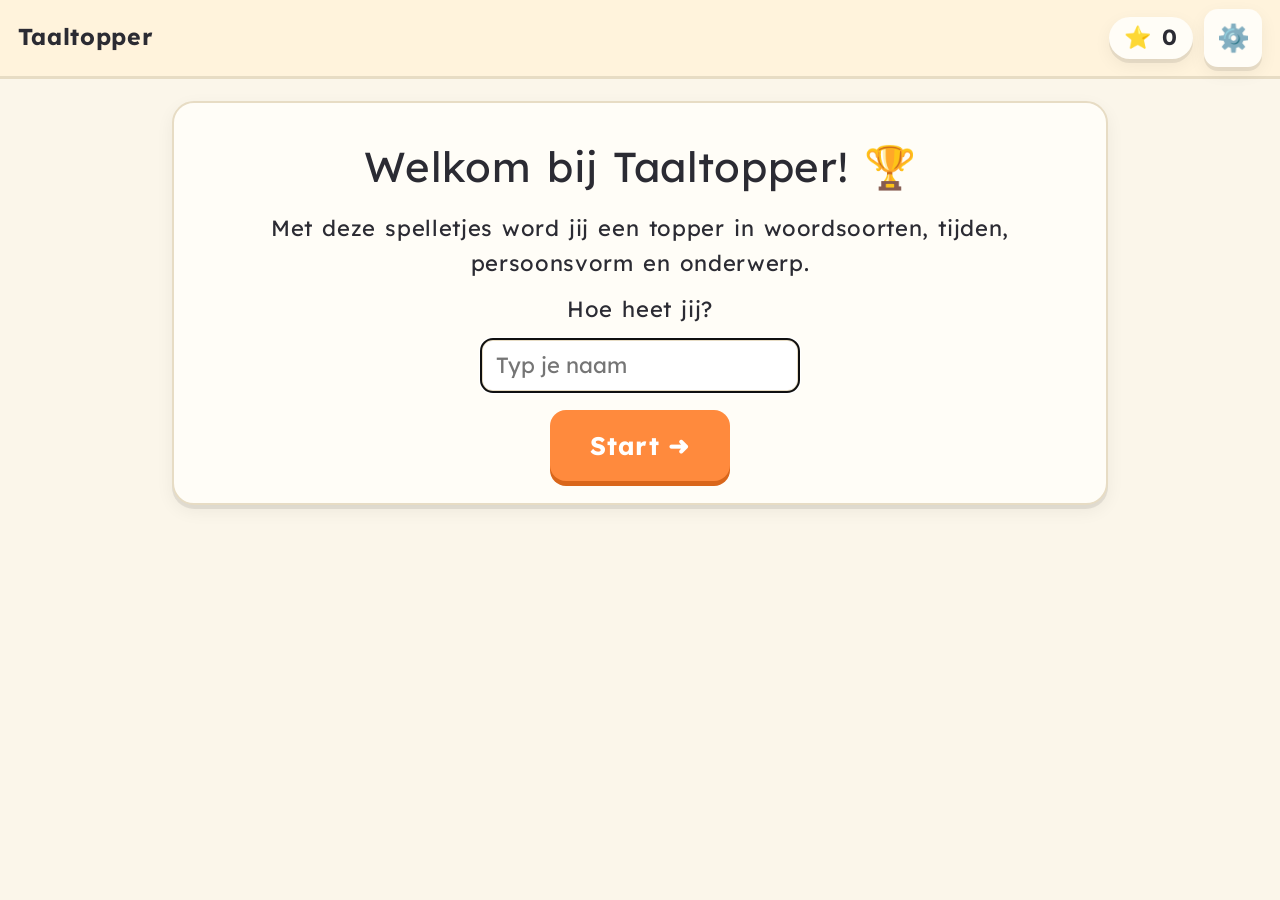
<file: taaltopper.html>
<!DOCTYPE html>
<html lang="nl">
<head>
  <meta charset="UTF-8">
  <meta name="viewport" content="width=device-width, initial-scale=1">
  <title>Taaltopper – oefenspelletjes taal groep 6</title>
  <link rel="preconnect" href="https://fonts.googleapis.com">
  <link rel="preconnect" href="https://fonts.gstatic.com" crossorigin>
  <link href="https://fonts.googleapis.com/css2?family=Lexend:wght@400;600;700&display=swap" rel="stylesheet">
  <style>
/* ============ Basis: rustig, groot en goed leesbaar (dyslexievriendelijk) ============ */
:root {
  --achtergrond: #fbf6ea;   /* zachte crème i.p.v. fel wit */
  --kaart: #fffdf7;
  --tekst: #2b2b33;          /* donkergrijs i.p.v. hard zwart */
  --zacht: #6d6a75;
  --accent: #ff8a3d;
  --accent-donker: #d9661b;
  --goed: #2e9a4a;
  --goed-licht: #ddf3e2;
  --fout: #c23b3b;
  --fout-licht: #fbe3e0;
  --tip: #fff1c2;
  --rand: #e7dcc4;
  --schaduw: 0 4px 0 rgba(0,0,0,.08), 0 6px 18px rgba(0,0,0,.06);
  --basis: 22px;
}
body.groot { --basis: 26px; }

* { box-sizing: border-box; }
html, body { margin: 0; padding: 0; }
body {
  background: var(--achtergrond);
  color: var(--tekst);
  font-family: "Lexend", Verdana, Tahoma, "Trebuchet MS", sans-serif;
  font-size: var(--basis);
  line-height: 1.6;
  letter-spacing: .03em;
  word-spacing: .12em;
  min-height: 100vh;
  -webkit-tap-highlight-color: transparent;
}
body.letters-verdana { font-family: Verdana, Tahoma, sans-serif; }

button { font: inherit; color: inherit; cursor: pointer; letter-spacing: inherit; }
h1, h2, h3 { line-height: 1.25; margin: .3em 0; }
h1 { font-size: 1.6em; }
h2 { font-size: 1.3em; }
p { margin: .5em 0; }

/* ============ Bovenbalk ============ */
.topbalk {
  position: sticky; top: 0; z-index: 10;
  display: flex; align-items: center; gap: .5em;
  padding: .4em .8em;
  background: #fff3dc;
  border-bottom: 3px solid var(--rand);
}
.titel { font-weight: 700; flex: 1; font-size: 1.05em; }
.ikoonknop {
  border: none; background: var(--kaart); border-radius: 14px;
  font-size: 1.2em; width: 2.2em; height: 2.2em; box-shadow: var(--schaduw);
}
.sterren-teller {
  font-weight: 700; background: var(--kaart); padding: .15em .7em;
  border-radius: 999px; box-shadow: var(--schaduw); white-space: nowrap;
}

main { max-width: 980px; margin: 0 auto; padding: 1em; padding-bottom: 6em; }

/* ============ Kaarten en knoppen ============ */
.kaart {
  background: var(--kaart); border-radius: 22px; padding: 1em 1.2em;
  box-shadow: var(--schaduw); border: 2px solid var(--rand); margin-bottom: 1em;
}
.knop {
  border: none; border-radius: 16px; padding: .55em 1.1em;
  background: var(--accent); color: white; font-weight: 700;
  box-shadow: 0 5px 0 var(--accent-donker); transition: transform .08s;
  min-height: 2.6em;
}
.knop:active { transform: translateY(3px); box-shadow: 0 2px 0 var(--accent-donker); }
.knop.secundair { background: #fff; color: var(--tekst); box-shadow: 0 5px 0 var(--rand); border: 2px solid var(--rand); }
.knop.groot { font-size: 1.15em; padding: .6em 1.6em; }
.knop[disabled] { opacity: .45; cursor: default; }

/* ============ Startscherm ============ */
.welkom { text-align: center; }
.welkom .titelgroot { font-size: 1.9em; margin: .2em 0; }
.rang { display: inline-block; background: #fff; border-radius: 999px; padding: .2em .9em; border: 2px solid var(--rand); }
.voortgang-balk { height: 18px; background: #efe5cf; border-radius: 999px; overflow: hidden; margin: .5em auto; max-width: 420px; }
.voortgang-balk > div { height: 100%; background: linear-gradient(90deg, #ffc23d, var(--accent)); border-radius: 999px; transition: width .4s; }

.tegels { display: grid; grid-template-columns: repeat(auto-fill, minmax(260px, 1fr)); gap: 1em; }
.tegel {
  text-align: left; border: 3px solid transparent; border-radius: 22px; padding: 1em;
  background: var(--kaart); box-shadow: var(--schaduw); display: flex; flex-direction: column; gap: .2em;
  transition: transform .12s;
}
.tegel:hover { transform: translateY(-3px); border-color: var(--accent); }
.tegel .groot-icoon { font-size: 2.2em; line-height: 1; }
.tegel .naam { font-weight: 700; font-size: 1.1em; }
.tegel .uitleg { color: var(--zacht); font-size: .8em; line-height: 1.45; }
.tegel .record { font-size: .8em; margin-top: auto; }
.tegel.speciaal { background: linear-gradient(135deg, #fff6d6, #ffe0c2); }

.niveau-keuze { display: flex; gap: .5em; flex-wrap: wrap; align-items: center; justify-content: center; }
.niveau-keuze button { border: 3px solid var(--rand); background: #fff; border-radius: 14px; padding: .3em .8em; }
.niveau-keuze button.actief { border-color: var(--accent); background: #fff0e3; font-weight: 700; }

/* ============ Spel ============ */
.spelkop { display: flex; align-items: center; gap: .6em; flex-wrap: wrap; margin-bottom: .6em; }
.stippen { display: flex; gap: 6px; flex: 1; flex-wrap: wrap; }
.stip { width: 18px; height: 18px; border-radius: 50%; background: #e8dcc2; }
.stip.nu { background: var(--accent); transform: scale(1.25); }
.stip.s2 { background: #ffc23d; }
.stip.s1 { background: #ffe08a; }
.stip.s0 { background: #d7cdb8; }
.reeks { font-weight: 700; color: var(--accent-donker); white-space: nowrap; }

.opdracht { font-size: 1.05em; font-weight: 600; display: flex; gap: .5em; align-items: flex-start; }
.opdracht .tekst { flex: 1; }
.voorlees { border: none; background: #eaf2ff; border-radius: 12px; font-size: 1.1em; padding: .1em .45em; flex: none; }

.zin {
  font-size: 1.3em; line-height: 2.3; margin: .6em 0; padding: .4em .6em;
  background: #fff; border-radius: 16px; border: 2px dashed var(--rand);
}
.zin .w { display: inline-block; padding: 0 .15em; border-radius: 10px; }
.zin .w.aangewezen { background: #fff0a8; border-bottom: 5px solid var(--accent); font-weight: 700; padding: 0 .3em; }

/* woorden die je kunt aantikken */
.woordknop {
  display: inline-block; border: 3px solid var(--rand); background: #fff;
  border-radius: 14px; padding: .05em .45em; margin: .15em .1em; line-height: 1.7;
  font-size: 1em; transition: transform .08s, background .15s;
}
.woordknop:active { transform: scale(.95); }
.woordknop.gekozen { background: #ffe9c9; border-color: var(--accent); font-weight: 700; }
.woordknop.pv { background: #ffd9d3; border-color: #d6452f; font-weight: 700; }
.woordknop.ow { background: #d9e7ff; border-color: #2f6fd6; font-weight: 700; }
.woordknop.goed { background: var(--goed-licht); border-color: var(--goed); }
.woordknop.mis { background: var(--fout-licht); border-color: var(--fout); }
.woordknop.vergeten { border-style: dashed; border-color: var(--goed); background: #f0fbf2; }
.woordknop[disabled] { cursor: default; }

.label-pv, .label-ow { font-size: .65em; font-weight: 700; padding: .05em .4em; border-radius: 8px; color: #fff; vertical-align: middle; }
.label-pv { background: #d6452f; }
.label-ow { background: #2f6fd6; }

.antwoorden { display: grid; grid-template-columns: repeat(auto-fit, minmax(210px, 1fr)); gap: .7em; margin-top: .6em; }
.antwoord {
  border: 3px solid var(--rand); background: #fff; border-radius: 18px; padding: .6em .7em;
  font-size: 1em; text-align: center; box-shadow: 0 4px 0 var(--rand); min-height: 3em;
  display: flex; align-items: center; justify-content: center; gap: .4em;
}
.antwoord:active { transform: translateY(2px); }
.antwoord .ic { font-size: 1.3em; }
.antwoord.goed { background: var(--goed-licht); border-color: var(--goed); box-shadow: 0 4px 0 var(--goed); }
.antwoord.mis { background: var(--fout-licht); border-color: var(--fout); box-shadow: 0 4px 0 var(--fout); opacity: .8; }
.antwoord.lang { text-align: left; justify-content: flex-start; }
.antwoord[disabled] { cursor: default; }

.tijdlabel { display: inline-block; padding: .1em .6em; border-radius: 999px; font-weight: 700; font-size: .85em; }
.tijd-tt { background: #dff1ff; }
.tijd-vt { background: #f3e2ff; }
.tijd-vtt { background: #e3f7e3; }

.invul { display: inline-block; min-width: 4.5em; border-bottom: 4px solid var(--accent); text-align: center; color: var(--accent-donker); font-weight: 700; }
.inf { color: var(--zacht); font-size: .8em; }

/* ============ Terugkoppeling ============ */
.terugkoppeling {
  border-radius: 18px; padding: .7em 1em; margin-top: .9em; display: none; font-size: .95em;
  animation: inschuiven .25s ease-out;
}
.terugkoppeling.zichtbaar { display: block; }
.terugkoppeling.goed { background: var(--goed-licht); border: 3px solid var(--goed); }
.terugkoppeling.tip { background: var(--tip); border: 3px solid #e6b800; }
.terugkoppeling.fout { background: #f4eee2; border: 3px solid #b9a98a; }
.terugkoppeling .kop { font-weight: 700; font-size: 1.1em; }
.terugkoppeling .verder { margin-top: .5em; }
@keyframes inschuiven { from { transform: translateY(10px); opacity: 0; } to { transform: none; opacity: 1; } }

.knoppenrij { display: flex; gap: .7em; flex-wrap: wrap; margin-top: .8em; align-items: center; }

/* ============ Einde van een ronde ============ */
.einde { text-align: center; }
.einde .grote-sterren { font-size: 2.4em; letter-spacing: .1em; }

/* ============ Spiekbriefje ============ */
.spiek h2 { margin-top: .2em; }
.spiek .soort { border-left: 10px solid; padding: .3em .8em; margin: .6em 0; border-radius: 10px; background: #fff; }
.spiek table { border-collapse: collapse; width: 100%; font-size: .9em; }
.spiek td, .spiek th { border: 2px solid var(--rand); padding: .3em .5em; text-align: left; }
.spiek th { background: #fff3dc; }
.kofschip { font-weight: 700; color: var(--accent-donker); }
.vb { background: #fff7e0; border-radius: 8px; padding: 0 .3em; }

/* ============ Instellingen ============ */
.instelling { display: flex; align-items: center; justify-content: space-between; gap: 1em; padding: .5em 0; border-bottom: 2px dashed var(--rand); }
.schakel { width: 3.2em; height: 1.8em; border-radius: 999px; border: none; background: #d7cdb8; position: relative; }
.schakel::after { content: ""; position: absolute; top: .2em; left: .2em; width: 1.4em; height: 1.4em; border-radius: 50%; background: #fff; transition: left .15s; }
.schakel.aan { background: var(--goed); }
.schakel.aan::after { left: 1.6em; }
input[type=text] { font: inherit; padding: .3em .6em; border-radius: 12px; border: 3px solid var(--rand); width: 100%; max-width: 320px; }

/* ============ Confetti ============ */
#confetti { position: fixed; inset: 0; pointer-events: none; overflow: hidden; z-index: 50; }
.snipper { position: absolute; top: -20px; width: 12px; height: 16px; border-radius: 3px; animation: val linear forwards; }
@keyframes val { to { transform: translateY(110vh) rotate(720deg); } }

.badge-pop { animation: pop .5s ease-out; }
@keyframes pop { 0% { transform: scale(.3); } 70% { transform: scale(1.15); } 100% { transform: scale(1); } }

@media (max-width: 560px) {
  :root { --basis: 19px; }
  body.groot { --basis: 22px; }
  main { padding: .6em; }
  .zin { font-size: 1.15em; }
}
@media (prefers-reduced-motion: reduce) {
  * { animation: none !important; transition: none !important; }
}

</style>
</head>
<body>
  <header class="topbalk">
    <button id="knop-home" class="ikoonknop" aria-label="Naar het begin" hidden>🏠</button>
    <div class="titel" id="titel">Taaltopper</div>
    <div class="sterren-teller" id="sterren-teller" title="Al je verzamelde sterren">⭐ <span>0</span></div>
    <button id="knop-instellingen" class="ikoonknop" aria-label="Instellingen">⚙️</button>
  </header>

  <main id="app"></main>

  <div id="confetti" aria-hidden="true"></div>

  <script>
// ============================================================
//  Oefenstof voor de Taaltopper-spelletjes
//  Je kunt hier gemakkelijk zinnen en werkwoorden toevoegen.
// ============================================================

// ---------- Woordsoorten ----------
const WOORDSOORTEN = {
  zn:  { naam: "zelfstandig naamwoord", kort: "zelfst. nw.", icoon: "🏠", kleur: "#2f6fd6",
         tip: "Kun je er 'de', 'het' of 'een' voor zetten? Het is een mens, dier, ding of plek." },
  ww:  { naam: "werkwoord", kort: "werkwoord", icoon: "🏃", kleur: "#d6452f",
         tip: "Kun je er 'ik', 'jij' of 'wij' voor zetten? Het zegt wat iemand doet." },
  bn:  { naam: "bijvoeglijk naamwoord", kort: "bijv. nw.", icoon: "🎨", kleur: "#2e9a4a",
         tip: "Het zegt hoe iets is. Past het tussen 'de' en een zelfstandig naamwoord? (de grote hond)" },
  lw:  { naam: "lidwoord", kort: "lidwoord", icoon: "🔤", kleur: "#6b6b6b",
         tip: "Er zijn maar drie lidwoorden: de, het en een." },
  hww: { naam: "hulpwerkwoord", kort: "hulpww.", icoon: "🤝", kleur: "#8a3fc4",
         tip: "Een vorm van 'hebben' of 'zijn' (heb, hebt, heeft, hebben, ben, bent, is, zijn) die een ander werkwoord helpt: ik HEB gespeeld, hij IS gevallen." },
  vd:  { naam: "voltooid deelwoord", kort: "volt. deelw.", icoon: "✅", kleur: "#c98a00",
         tip: "Het hoort bij een hulpwerkwoord en begint vaak met 'ge-': gespeeld, gemaakt, gelopen. Het staat meestal achteraan in de zin." },
  vz:  { naam: "voorzetsel", kort: "voorzetsel", icoon: "📍", kleur: "#108a8a",
         tip: "Het zegt vaak waar iets is: in, op, onder, naast, achter, naar, met, bij." },
};

// Niveaus voor de woordsoort-spelletjes
const WOORDSOORT_NIVEAUS = {
  1: ["zn", "ww", "bn", "lw"],
  2: ["zn", "ww", "bn", "lw", "hww", "vd"],
  3: ["zn", "ww", "bn", "lw", "hww", "vd", "vz"],
};

// Zinnen met woordsoort-labels: woord/label.  Woorden zonder label tellen niet mee.
const ZINNEN_WOORDSOORT = [
  "De/lw grote/bn hond/zn rent/ww naar/vz het/lw park/zn.",
  "Mijn zus/zn eet/ww een/lw rode/bn appel/zn.",
  "Wij zwemmen/ww in/vz het/lw koude/bn meer/zn.",
  "Drie kleine/bn katten/zn slapen/ww op/vz de/lw bank/zn.",
  "Hij fietst/ww met/vz zijn vader/zn naar/vz school/zn.",
  "De/lw juf/zn leest/ww een/lw spannend/bn verhaal/zn.",
  "Opa/zn bakt/ww twee lekkere/bn taarten/zn.",
  "Jij hebt/hww een/lw mooie/bn tekening/zn gemaakt/vd.",
  "Het/lw paard/zn springt/ww over/vz het/lw hoge/bn hek/zn.",
  "Wij hebben/ww vijf vissen/zn in/vz ons aquarium/zn.",
  "Zij zingt/ww een/lw vrolijk/bn lied/zn.",
  "De/lw gele/bn zon/zn schijnt/ww boven/vz de/lw zee/zn.",
  "Ik heb/hww tien snoepjes/zn gekregen/vd.",
  "De/lw boze/bn reus/zn stampt/ww door/vz het/lw bos/zn.",
  "Jullie lopen/ww met/vz de/lw hond/zn naar/vz het/lw strand/zn.",
  "Een/lw slimme/bn uil/zn zit/ww in/vz de/lw oude/bn boom/zn.",
  "Papa/zn heeft/hww de/lw blauwe/bn auto/zn gewassen/vd.",
  "Zij kochten/ww acht ijsjes/zn bij/vz de/lw kraam/zn.",
  "Onze kat/zn vangt/ww een/lw grijze/bn muis/zn.",
  "Het/lw eerste meisje/zn wint/ww een/lw gouden/bn beker/zn.",
  "De/lw kinderen/zn bouwen/ww een/lw groot/bn zandkasteel/zn.",
  "Ik drink/ww warme/bn chocolademelk/zn met/vz slagroom/zn.",
  "Hij is/hww naar/vz de/lw bakker/zn gefietst/vd.",
  "De/lw zieke/bn olifant/zn ligt/ww in/vz het/lw zachte/bn stro/zn.",
  "Wij vieren/ww het/lw feest/zn met/vz twaalf vrienden/zn.",
  "Jouw nieuwe/bn schoenen/zn staan/ww bij/vz de/lw deur/zn.",
  "De/lw bange/bn muis/zn rende/ww achter/vz de/lw kast/zn.",
  "Mijn oma/zn breit/ww een/lw warme/bn sjaal/zn voor/vz mij.",
  "Twee piraten/zn zoeken/ww een/lw geheime/bn schat/zn.",
  "De/lw meester/zn schrijft/ww een/lw lange/bn som/zn op/vz het/lw bord/zn.",
  "Wij hebben/hww in/vz de/lw tuin/zn gespeeld/vd.",
  "Het/lw kleine/bn meisje/zn lacht/ww om/vz de/lw grappige/bn clown/zn.",
  "Hij gooit/ww de/lw rode/bn bal/zn naar/vz haar.",
  "De/lw tweede trein/zn stopt/ww bij/vz het/lw drukke/bn station/zn.",
  "Mijn moeder/zn plant/ww zes paarse/bn bloemen/zn.",
  "De/lw dappere/bn ridder/zn vecht/ww tegen/vz een/lw draak/zn.",
  "Jij zit/ww naast/vz mij in/vz de/lw klas/zn.",
  "Het/lw natte/bn hondje/zn schudt/ww onder/vz de/lw boom/zn.",
  "De/lw kleine/bn jongen/zn is/hww in/vz de/lw sloot/zn gevallen/vd.",
  "Oma/zn heeft/hww een/lw lekkere/bn soep/zn gekookt/vd.",
  "De/lw juf/zn heeft/hww een/lw spannend/bn boek/zn voorgelezen/vd.",
  "De/lw katten/zn zijn/hww onder/vz de/lw schuur/zn gekropen/vd.",
  "De/lw voetballers/zn hebben/hww de/lw belangrijke/bn wedstrijd/zn gewonnen/vd.",
  "Het/lw vliegtuig/zn is/hww op/vz het/lw grote/bn vliegveld/zn geland/vd.",
  "Wij/x hebben/hww een/lw groot/bn zandkasteel/zn gebouwd/vd.",
  "Het/lw paard/zn heeft/hww over/vz het/lw hoge/bn hek/zn gesprongen/vd.",
  "Ik/x ben/hww met/vz de/lw trein/zn naar/vz oma/zn gereisd/vd.",
  "De/lw bakker/zn heeft/hww vers/bn brood/zn gebakken/vd.",
  "Jullie/x zijn/hww naar/vz het/lw zonnige/bn strand/zn gefietst/vd.",
  "Mijn/x zus/zn heeft/hww een/lw rode/bn appel/zn gegeten/vd.",
];

// ---------- Werkwoorden (voor tijden en werkwoordspelling) ----------
// stam, verleden tijd enkelvoud (vt) en meervoud (vtmv), voltooid deelwoord (vd),
// hulpwerkwoord (hebben/zijn) en een stukje zin (rest).
const WERKWOORDEN = [
  { inf: "fietsen",    stam: "fiets",    vt: "fietste",    vtmv: "fietsten",    vd: "gefietst",    hulp: "zijn",   rest: "naar school" },
  { inf: "maken",      stam: "maak",     vt: "maakte",     vtmv: "maakten",     vd: "gemaakt",     hulp: "hebben", rest: "een tekening" },
  { inf: "spelen",     stam: "speel",    vt: "speelde",    vtmv: "speelden",    vd: "gespeeld",    hulp: "hebben", rest: "met de bal" },
  { inf: "wonen",      stam: "woon",     vt: "woonde",     vtmv: "woonden",     vd: "gewoond",     hulp: "hebben", rest: "in een groot huis" },
  { inf: "dansen",     stam: "dans",     vt: "danste",     vtmv: "dansten",     vd: "gedanst",     hulp: "hebben", rest: "op het podium" },
  { inf: "werken",     stam: "werk",     vt: "werkte",     vtmv: "werkten",     vd: "gewerkt",     hulp: "hebben", rest: "in de tuin" },
  { inf: "verhuizen",  stam: "verhuis",  vt: "verhuisde",  vtmv: "verhuisden",  vd: "verhuisd",    hulp: "zijn",   rest: "naar Utrecht" },
  { inf: "poetsen",    stam: "poets",    vt: "poetste",    vtmv: "poetsten",    vd: "gepoetst",    hulp: "hebben", rest: "de schoenen" },
  { inf: "bakken",     stam: "bak",      vt: "bakte",      vtmv: "bakten",      vd: "gebakken",    hulp: "hebben", rest: "een taart" },
  { inf: "antwoorden", stam: "antwoord", vt: "antwoordde", vtmv: "antwoordden", vd: "geantwoord",  hulp: "hebben", rest: "op de vraag" },
  { inf: "worden",     stam: "word",     vt: "werd",       vtmv: "werden",      vd: "geworden",    hulp: "zijn",   rest: "boos" },
  { inf: "vinden",     stam: "vind",     vt: "vond",       vtmv: "vonden",      vd: "gevonden",    hulp: "hebben", rest: "een munt" },
  { inf: "zetten",     stam: "zet",      vt: "zette",      vtmv: "zetten",      vd: "gezet",       hulp: "hebben", rest: "de borden op tafel" },
  { inf: "praten",     stam: "praat",    vt: "praatte",    vtmv: "praatten",    vd: "gepraat",     hulp: "hebben", rest: "met de juf" },
  { inf: "lopen",      stam: "loop",     vt: "liep",       vtmv: "liepen",      vd: "gelopen",     hulp: "zijn",   rest: "naar huis" },
  { inf: "zwemmen",    stam: "zwem",     vt: "zwom",       vtmv: "zwommen",     vd: "gezwommen",   hulp: "hebben", rest: "in het zwembad" },
  { inf: "lezen",      stam: "lees",     vt: "las",        vtmv: "lazen",       vd: "gelezen",     hulp: "hebben", rest: "een boek" },
  { inf: "leren",      stam: "leer",     vt: "leerde",     vtmv: "leerden",     vd: "geleerd",     hulp: "hebben", rest: "voor de toets" },
  { inf: "verven",     stam: "verf",     vt: "verfde",     vtmv: "verfden",     vd: "geverfd",     hulp: "hebben", rest: "de muur" },
  { inf: "kloppen",    stam: "klop",     vt: "klopte",     vtmv: "klopten",     vd: "geklopt",     hulp: "hebben", rest: "op de deur" },
  { inf: "wachten",    stam: "wacht",    vt: "wachtte",    vtmv: "wachtten",    vd: "gewacht",     hulp: "hebben", rest: "op de bus" },
  { inf: "tekenen",    stam: "teken",    vt: "tekende",    vtmv: "tekenden",    vd: "getekend",    hulp: "hebben", rest: "een paard" },
  { inf: "schrijven",  stam: "schrijf",  vt: "schreef",    vtmv: "schreven",    vd: "geschreven",  hulp: "hebben", rest: "een brief" },
  { inf: "eten",       stam: "eet",      vt: "at",         vtmv: "aten",        vd: "gegeten",     hulp: "hebben", rest: "een appel" },
  { inf: "drinken",    stam: "drink",    vt: "dronk",      vtmv: "dronken",     vd: "gedronken",   hulp: "hebben", rest: "een glas melk" },
  { inf: "plakken",    stam: "plak",     vt: "plakte",     vtmv: "plakten",     vd: "geplakt",     hulp: "hebben", rest: "een sticker" },
  { inf: "bellen",     stam: "bel",      vt: "belde",      vtmv: "belden",      vd: "gebeld",      hulp: "hebben", rest: "met opa" },
  { inf: "huilen",     stam: "huil",     vt: "huilde",     vtmv: "huilden",     vd: "gehuild",     hulp: "hebben", rest: "om de film" },
];

// Onderwerpen: persoon, enkelvoud/meervoud en vormen van hebben/zijn
const PERSONEN = [
  { ow: "Ik",     soort: "ik",  hebben: "heb",    zijn: "ben"  },
  { ow: "Jij",    soort: "jij", hebben: "hebt",   zijn: "bent" },
  { ow: "Hij",    soort: "hij", hebben: "heeft",  zijn: "is"   },
  { ow: "Zij",    soort: "hij", hebben: "heeft",  zijn: "is", uitleg: "zij (één meisje)" },
  { ow: "Sanne",  soort: "hij", hebben: "heeft",  zijn: "is"   },
  { ow: "Wij",    soort: "mv",  hebben: "hebben", zijn: "zijn" },
  { ow: "De kinderen", soort: "mv", hebben: "hebben", zijn: "zijn" },
];

// ---------- Persoonsvorm en onderwerp ----------
// zin, persoonsvorm (pv) en onderwerp (ow). Onderwerp kan meerdere woorden zijn.
// 'andereTijd' laat zien hoe de zin in een andere tijd klinkt (voor de tijdproef).
const ZINNEN_PV_OW = [
  { zin: "Mijn zus speelt op het plein.", pv: "speelt", ow: "Mijn zus", andereTijd: "Mijn zus speelde op het plein." },
  { zin: "Morgen gaan wij naar de dierentuin.", pv: "gaan", ow: "wij", andereTijd: "Morgen gingen wij naar de dierentuin." },
  { zin: "De grote hond blaft naar de postbode.", pv: "blaft", ow: "De grote hond", andereTijd: "De grote hond blafte naar de postbode." },
  { zin: "Heb jij mijn gum gezien?", pv: "Heb", ow: "jij", andereTijd: "Had jij mijn gum gezien?" },
  { zin: "In de zomer zwemmen de kinderen in het meer.", pv: "zwemmen", ow: "de kinderen", andereTijd: "In de zomer zwommen de kinderen in het meer." },
  { zin: "Opa en oma komen vanavond eten.", pv: "komen", ow: "Opa en oma", andereTijd: "Opa en oma kwamen vanavond eten." },
  { zin: "Gisteren regende het de hele dag.", pv: "regende", ow: "het", andereTijd: "Vandaag regent het de hele dag." },
  { zin: "Waarom lach jij zo hard?", pv: "lach", ow: "jij", andereTijd: "Waarom lachte jij zo hard?" },
  { zin: "De juf heeft een spannend boek voorgelezen.", pv: "heeft", ow: "De juf", andereTijd: "De juf had een spannend boek voorgelezen." },
  { zin: "Na school fietst Daan naar huis.", pv: "fietst", ow: "Daan", andereTijd: "Na school fietste Daan naar huis." },
  { zin: "Mijn vader en ik bouwen een hut.", pv: "bouwen", ow: "Mijn vader en ik", andereTijd: "Mijn vader en ik bouwden een hut." },
  { zin: "Vanochtend at ik een boterham met kaas.", pv: "at", ow: "ik", andereTijd: "Vanochtend eet ik een boterham met kaas." },
  { zin: "De kleine poes ligt in de zon.", pv: "ligt", ow: "De kleine poes", andereTijd: "De kleine poes lag in de zon." },
  { zin: "Wanneer begint de film?", pv: "begint", ow: "de film", andereTijd: "Wanneer begon de film?" },
  { zin: "Op het dak zit een zwarte kraai.", pv: "zit", ow: "een zwarte kraai", andereTijd: "Op het dak zat een zwarte kraai." },
  { zin: "Wij hebben het hele weekend gespeeld.", pv: "hebben", ow: "Wij", andereTijd: "Wij hadden het hele weekend gespeeld." },
  { zin: "Lisa kan heel hard rennen.", pv: "kan", ow: "Lisa", andereTijd: "Lisa kon heel hard rennen." },
  { zin: "Door het raam keek de nieuwsgierige kat naar binnen.", pv: "keek", ow: "de nieuwsgierige kat", andereTijd: "Door het raam kijkt de nieuwsgierige kat naar binnen." },
  { zin: "Zijn jullie al klaar met het werk?", pv: "Zijn", ow: "jullie", andereTijd: "Waren jullie al klaar met het werk?" },
  { zin: "De bal rolde onder de auto.", pv: "rolde", ow: "De bal", andereTijd: "De bal rolt onder de auto." },
  { zin: "Elke ochtend drinkt papa koffie.", pv: "drinkt", ow: "papa", andereTijd: "Elke ochtend dronk papa koffie." },
  { zin: "Ik word later dierenarts.", pv: "word", ow: "Ik", andereTijd: "Ik werd later dierenarts." },
  { zin: "Hij vindt spinnen eng.", pv: "vindt", ow: "Hij", andereTijd: "Hij vond spinnen eng." },
  { zin: "Vorige week zijn wij naar Parijs gereisd.", pv: "zijn", ow: "wij", andereTijd: "Vorige week waren wij naar Parijs gereisd." },
  { zin: "Speel jij morgen bij mij?", pv: "Speel", ow: "jij", andereTijd: "Speelde jij morgen bij mij?" },
  { zin: "De drie biggetjes bouwden een huis.", pv: "bouwden", ow: "De drie biggetjes", andereTijd: "De drie biggetjes bouwen een huis." },
  { zin: "Onder het bed slaapt mijn hamster.", pv: "slaapt", ow: "mijn hamster", andereTijd: "Onder het bed sliep mijn hamster." },
  { zin: "De meester en de juf drinken thee.", pv: "drinken", ow: "De meester en de juf", andereTijd: "De meester en de juf dronken thee." },
  { zin: "Daarna gingen we pannenkoeken eten.", pv: "gingen", ow: "we", andereTijd: "Daarna gaan we pannenkoeken eten." },
  { zin: "Ben jij ook bang in het donker?", pv: "Ben", ow: "jij", andereTijd: "Was jij ook bang in het donker?" },
];

</script>
  <script>
// ============================================================
//  Taaltopper – oefenspelletjes voor taal (groep 6)
// ============================================================
"use strict";

// ---------------------------------------------------------------
//  Kleine hulpjes
// ---------------------------------------------------------------
const $app = document.getElementById("app");
const rnd = (n) => Math.floor(Math.random() * n);
const kies = (lijst) => lijst[rnd(lijst.length)];
function schud(lijst) {
  const a = lijst.slice();
  for (let i = a.length - 1; i > 0; i--) { const j = rnd(i + 1); [a[i], a[j]] = [a[j], a[i]]; }
  return a;
}
function maak(tag, eig = {}, ...kinderen) {
  const e = document.createElement(tag);
  for (const [k, v] of Object.entries(eig)) {
    if (k === "class") e.className = v;
    else if (k === "html") e.innerHTML = v;
    else if (k.startsWith("on")) e.addEventListener(k.slice(2), v);
    else if (v === true) e.setAttribute(k, "");
    else if (v !== false && v != null) e.setAttribute(k, v);
  }
  for (const k of kinderen.flat()) if (k != null) e.append(k instanceof Node ? k : document.createTextNode(k));
  return e;
}
const schoon = (w) => w.replace(/[.,!?;:]/g, "").toLowerCase();
const hoofdletter = (s) => s.charAt(0).toUpperCase() + s.slice(1);

// ---------------------------------------------------------------
//  Opslag (blijft bewaard in de browser)
// ---------------------------------------------------------------
const OPSLAG_SLEUTEL = "taaltopper-v1";
const standaard = {
  naam: "", sterren: 0, records: {}, medailles: {},
  niveau: 1,
  instellingen: { voorlezen: false, geluid: true, groot: false, verdana: false },
};
let opslag = laad();
function laad() {
  try {
    const o = JSON.parse(localStorage.getItem(OPSLAG_SLEUTEL));
    if (o) return { ...standaard, ...o, instellingen: { ...standaard.instellingen, ...(o.instellingen || {}) } };
  } catch (e) { /* niets */ }
  return JSON.parse(JSON.stringify(standaard));
}
function bewaar() {
  try { localStorage.setItem(OPSLAG_SLEUTEL, JSON.stringify(opslag)); } catch (e) { /* niets */ }
  document.querySelector("#sterren-teller span").textContent = opslag.sterren;
}
function pasInstellingenToe() {
  document.body.classList.toggle("groot", opslag.instellingen.groot);
  document.body.classList.toggle("letters-verdana", opslag.instellingen.verdana);
}

// ---------------------------------------------------------------
//  Voorlezen en geluid
// ---------------------------------------------------------------
const kanVoorlezen = "speechSynthesis" in window;
let nlStem = null;
function zoekStem() {
  if (!kanVoorlezen) return;
  const stemmen = speechSynthesis.getVoices();
  nlStem = stemmen.find((s) => s.lang === "nl-NL") || stemmen.find((s) => s.lang && s.lang.startsWith("nl")) || null;
}
if (kanVoorlezen) { zoekStem(); speechSynthesis.onvoiceschanged = zoekStem; }
function lees(tekst) {
  if (!kanVoorlezen || !tekst) return;
  speechSynthesis.cancel();
  const u = new SpeechSynthesisUtterance(tekst.replace(/___/g, "puntje puntje puntje"));
  u.lang = "nl-NL";
  if (nlStem) u.voice = nlStem;
  u.rate = 0.85;
  speechSynthesis.speak(u);
}
function voorleesKnop(tekst) {
  if (!kanVoorlezen) return null;
  return maak("button", { class: "voorlees", "aria-label": "Lees voor", title: "Lees voor", onclick: () => lees(typeof tekst === "function" ? tekst() : tekst) }, "🔊");
}

let audio = null;
function toon(freq, start, duur, type = "sine", vol = 0.15) {
  const t = audio.currentTime + start;
  const o = audio.createOscillator(), g = audio.createGain();
  o.type = type; o.frequency.value = freq;
  g.gain.setValueAtTime(vol, t);
  g.gain.exponentialRampToValueAtTime(0.001, t + duur);
  o.connect(g).connect(audio.destination);
  o.start(t); o.stop(t + duur);
}
function geluid(soort) {
  if (!opslag.instellingen.geluid) return;
  try {
    audio = audio || new (window.AudioContext || window.webkitAudioContext)();
    if (soort === "goed") { toon(660, 0, .15); toon(880, .1, .25); }
    else if (soort === "fout") { toon(300, 0, .2, "triangle", .12); }
    else if (soort === "feest") { [523, 659, 784, 1047].forEach((f, i) => toon(f, i * .12, .3, "triangle")); }
    else if (soort === "tik") { toon(500, 0, .05, "sine", .05); }
  } catch (e) { /* geen geluid */ }
}

function confetti(aantal = 70) {
  const doos = document.getElementById("confetti");
  const kleuren = ["#ff8a3d", "#ffc23d", "#2f6fd6", "#2e9a4a", "#8a3fc4", "#d6452f"];
  for (let i = 0; i < aantal; i++) {
    const s = maak("div", { class: "snipper" });
    s.style.left = Math.random() * 100 + "vw";
    s.style.background = kies(kleuren);
    s.style.animationDuration = 1.8 + Math.random() * 1.8 + "s";
    s.style.animationDelay = Math.random() * .4 + "s";
    doos.append(s);
    setTimeout(() => s.remove(), 4200);
  }
}

// ---------------------------------------------------------------
//  Rangen (hoe meer sterren, hoe hoger)
// ---------------------------------------------------------------
const RANGEN = [
  { vanaf: 0,    naam: "Taal-starter",       icoon: "🌱" },
  { vanaf: 30,   naam: "Woordwurm",          icoon: "🐛" },
  { vanaf: 80,   naam: "Zinnenspeurder",     icoon: "🔍" },
  { vanaf: 160,  naam: "Werkwoordwizard",    icoon: "🧙" },
  { vanaf: 280,  naam: "Taaltijger",         icoon: "🐯" },
  { vanaf: 450,  naam: "Grammaticaheld",     icoon: "🦸" },
  { vanaf: 700,  naam: "TAALTOPPER",         icoon: "🏆" },
];
function rangVan(sterren) {
  let r = RANGEN[0], volgende = null;
  for (let i = 0; i < RANGEN.length; i++) {
    if (sterren >= RANGEN[i].vanaf) { r = RANGEN[i]; volgende = RANGEN[i + 1] || null; }
  }
  return { r, volgende };
}

// ---------------------------------------------------------------
//  Werkwoord-hulpjes
// ---------------------------------------------------------------
const TIJDEN = {
  tt:  { naam: "tegenwoordige tijd", icoon: "⏩", wanneer: "Het gebeurt nu.",                  label: "nu",                woord: "Vandaag" },
  vt:  { naam: "verleden tijd",      icoon: "⏪", wanneer: "Het is vroeger gebeurd.",          label: "vroeger",           woord: "Gisteren" },
  vtt: { naam: "voltooide tijd",     icoon: "✅", wanneer: "Het is al klaar (voltooid).",      label: "al klaar",          woord: "Vorige week" },
};
function ttVorm(ww, p) {
  if (p.soort === "ik") return ww.stam;
  if (p.soort === "mv") return ww.inf;
  return ww.stam.endsWith("t") ? ww.stam : ww.stam + "t";
}
function vtVorm(ww, p) { return p.soort === "mv" ? ww.vtmv : ww.vt; }
function hulpVorm(ww, p) { return p[ww.hulp]; }
function isZwak(ww) { return ww.vt === ww.stam + "te" || ww.vt === ww.stam + "de"; }
function kofschipLetter(ww) {
  const romp = ww.inf.slice(0, -2);
  return romp.endsWith("ch") ? "ch" : romp.slice(-1);
}
const inKofschip = (l) => ["t", "k", "f", "s", "ch", "p"].includes(l);

// Bouwt een zin in een bepaalde tijd, en geeft ook de persoonsvorm terug
function bouwZin(ww, p, tijd, metTijdwoord = false) {
  const ow = p.ow;
  if (!metTijdwoord) {
    if (tijd === "tt")  return { zin: `${ow} ${ttVorm(ww, p)} ${ww.rest}.`, pv: ttVorm(ww, p), ow };
    if (tijd === "vt")  return { zin: `${ow} ${vtVorm(ww, p)} ${ww.rest}.`, pv: vtVorm(ww, p), ow };
    return { zin: `${ow} ${hulpVorm(ww, p)} ${ww.rest} ${ww.vd}.`, pv: hulpVorm(ww, p), ow };
  }
  // Met tijdwoord vooraan: dan komt de persoonsvorm vóór het onderwerp
  const owKlein = /^(Ik|Jij|Hij|Zij|Wij|De )/.test(ow) ? ow.charAt(0).toLowerCase() + ow.slice(1) : ow;
  const tw = TIJDEN[tijd].woord;
  if (tijd === "tt")  return { zin: `${tw} ${ttVorm(ww, p)} ${owKlein} ${ww.rest}.`, pv: ttVorm(ww, p), ow: owKlein };
  if (tijd === "vt")  return { zin: `${tw} ${vtVorm(ww, p)} ${owKlein} ${ww.rest}.`, pv: vtVorm(ww, p), ow: owKlein };
  return { zin: `${tw} ${hulpVorm(ww, p)} ${owKlein} ${ww.rest} ${ww.vd}.`, pv: hulpVorm(ww, p), ow: owKlein };
}

function uitlegTT(ww, p) {
  if (p.soort === "ik") return `Bij <b>ik</b> schrijf je alleen de stam: ik <b>${ww.stam}</b>.`;
  if (p.soort === "mv") return `Bij meer personen (wij, jullie, zij) schrijf je het hele werkwoord: <b>${ww.inf}</b>.`;
  if (ww.stam.endsWith("t")) return `Stam + t. Maar de stam <b>${ww.stam}</b> eindigt al op een t, dus geen extra t: <b>${ww.stam}</b>.`;
  if (ww.stam.endsWith("d")) return `Stam + t: <b>${ww.stam}</b> + t = <b>${ww.stam}t</b>. De d hoort bij de stam, de t komt erachter!`;
  return `Bij jij/hij/zij schrijf je stam + t: <b>${ww.stam}</b> + t = <b>${ww.stam}t</b>.`;
}
function uitlegVT(ww, p) {
  if (!isZwak(ww)) return `<b>${ww.inf}</b> is een sterk werkwoord: de klank verandert (<b>${vtVorm(ww, p)}</b>). Die moet je gewoon leren.`;
  const l = kofschipLetter(ww), uit = inKofschip(l) ? "te" : "de";
  let s = `Kijk naar de letter vóór <b>-en</b>: ${ww.inf} → <b>${l}</b>. `;
  s += inKofschip(l) ? `Die zit in <span class="kofschip">'t kofschip</span>, dus <b>-${uit}</b>.` : `Die zit niet in <span class="kofschip">'t kofschip</span>, dus <b>-${uit}</b>.`;
  if (p.soort === "mv") s += ` Meer personen? Dan <b>-${uit}n</b>: <b>${ww.vtmv}</b>.`;
  else s += ` Dus: <b>${ww.vt}</b>.`;
  return s;
}
function uitlegVD(ww) {
  if (!ww.vd.endsWith("t") && !ww.vd.endsWith("d")) return `<b>${ww.vd}</b> is een sterk werkwoord: het voltooid deelwoord eindigt op <b>-en</b>.`;
  const l = kofschipLetter(ww);
  return `Zit de letter vóór -en (<b>${l}</b>) in <span class="kofschip">'t kofschip</span>? Dan eindigt het op een <b>t</b>, anders op een <b>d</b>. ` +
    `Tip: maak het woord langer: ${inKofschip(l) ? "ge" + ww.stam + "te" : "ge" + ww.stam + "de"}… → <b>${ww.vd}</b>.`;
}

// Foute (maar logische) spellingvormen om uit te kiezen
function fouteVormen(goed, ww, p, soortVorm) {
  const s = ww.stam, kandidaten = [];
  if (soortVorm === "tt") {
    if (p.soort === "ik") { if (!s.endsWith("t")) kandidaten.push(s + "t"); if (s.endsWith("d")) kandidaten.push(s.slice(0, -1) + "t"); kandidaten.push(ww.inf); }
    else if (p.soort === "mv") { if (!s.endsWith("t")) kandidaten.push(s + "t"); kandidaten.push(s, s + "en"); }
    else {
      kandidaten.push(s);
      if (s.endsWith("d")) kandidaten.push(s.slice(0, -1) + "t");
      else if (s.endsWith("t")) kandidaten.push(s + "t");
      else kandidaten.push(s + "d");
    }
  } else if (soortVorm === "vt") {
    const mv = p.soort === "mv";
    kandidaten.push(s + (mv ? "ten" : "te"), s + (mv ? "den" : "de"), mv ? ww.vt : ww.vtmv);
  } else if (soortVorm === "vd") {
    const v = ww.vd;
    if (v.endsWith("t")) kandidaten.push(v.slice(0, -1) + "d", v + "d");
    else if (v.endsWith("d")) kandidaten.push(v.slice(0, -1) + "t", v + "t");
    else { kandidaten.push("ge" + s + (s.endsWith("t") ? "d" : "t"), v.slice(0, -1)); }
  }
  const reserve = [ww.inf, s + "d", s + "e", s + "t", s + "te"];
  const uit = [];
  for (const k of [...schud(kandidaten), ...reserve]) {
    if (k !== goed && !uit.includes(k) && !/(.)\1\1/.test(k)) uit.push(k);
    if (uit.length === 2) break;
  }
  return uit;
}

// Kies werkwoord + persoon waarbij tegenwoordige en verleden tijd echt verschillen
// (bij "wij zetten" is dat niet zo)
function kiesWwP() {
  for (;;) {
    const ww = kies(WERKWOORDEN), p = kies(PERSONEN);
    if (ttVorm(ww, p) !== vtVorm(ww, p)) return { ww, p };
  }
}

// ---------------------------------------------------------------
//  Woordsoort-zinnen inlezen
// ---------------------------------------------------------------
const ZINNEN_WS = ZINNEN_WOORDSOORT.map((regel) =>
  regel.split(" ").map((stuk) => {
    const m = stuk.match(/^(.+?)\/(\w+)([.,!?]*)$/);
    if (m) return { woord: m[1], soort: m[2], leesteken: m[3] };
    const m2 = stuk.match(/^(.+?)([.,!?]*)$/);
    return { woord: m2[1], soort: "x", leesteken: m2[2] };
  })
);
const zinTekst = (tokens) => tokens.map((t) => t.woord + t.leesteken).join(" ");
const MEERVOUD = {
  zn: "zelfstandige naamwoorden", ww: "werkwoorden", bn: "bijvoeglijke naamwoorden",
  lw: "lidwoorden", hww: "hulpwerkwoorden", vd: "voltooide deelwoorden", vz: "voorzetsels",
};

// ===============================================================
//  DE SPELLETJES
//  Elke vraag heeft: opdracht (tekst), en toon(doos, api)
//  api.fout(hint) -> true als je het nog een keer mag proberen
//  api.klaar(uitleg) -> vraag is af
// ===============================================================

// 1. Woordsoort-detective: welke woordsoort is het gekleurde woord?
function vraagWoordsoort() {
  const soorten = WOORDSOORT_NIVEAUS[opslag.niveau];
  const doelSoort = kies(soorten);
  const kandidaten = [];
  ZINNEN_WS.forEach((z, zi) => z.forEach((t, ti) => { if (t.soort === doelSoort) kandidaten.push([zi, ti]); }));
  const [zi, ti] = kies(kandidaten);
  const tokens = ZINNEN_WS[zi], doel = tokens[ti];
  const opdracht = `Welke woordsoort is het woord "${doel.woord}"?`;
  return {
    opdracht,
    voorlezen: `${opdracht} De zin is: ${zinTekst(tokens)}`,
    toon(doos, api) {
      const zin = maak("div", { class: "zin" });
      tokens.forEach((t, i) => {
        zin.append(maak("span", { style: "white-space:nowrap" }, maak("span", { class: "w" + (i === ti ? " aangewezen" : "") }, t.woord), t.leesteken), " ");
      });
      doos.append(zin);
      const raster = maak("div", { class: "antwoorden" });
      soorten.forEach((s) => {
        const info = WOORDSOORTEN[s];
        const knop = maak("button", { class: "antwoord", style: `border-left: 10px solid ${info.kleur}` },
          maak("span", { class: "ic" }, info.icoon), info.naam);
        knop.onclick = () => {
          if (s === doelSoort) {
            knop.classList.add("goed");
            raster.querySelectorAll("button").forEach((b) => (b.disabled = true));
            api.klaar(`"${doel.woord}" is een <b>${info.naam}</b>. ${info.tip}`);
          } else {
            knop.classList.add("mis"); knop.disabled = true;
            const nogEens = api.fout(`Een ${info.naam}? ${info.tip} Past dat bij "${doel.woord}"?`);
            if (!nogEens) {
              raster.querySelectorAll("button").forEach((b) => (b.disabled = true));
              [...raster.children][soorten.indexOf(doelSoort)].classList.add("goed");
              api.klaar(`"${doel.woord}" is een <b>${WOORDSOORTEN[doelSoort].naam}</b>. ${WOORDSOORTEN[doelSoort].tip}`);
            }
          }
        };
        raster.append(knop);
      });
      doos.append(raster);
    },
  };
}

// 2. Woordjager: tik alle woorden van één soort aan
function vraagJager() {
  const soorten = WOORDSOORT_NIVEAUS[opslag.niveau];
  const doelSoort = kies(soorten);
  const zinnen = ZINNEN_WS.filter((z) => z.some((t) => t.soort === doelSoort));
  const tokens = kies(zinnen);
  const info = WOORDSOORTEN[doelSoort];
  const opdracht = `Tik alle ${MEERVOUD[doelSoort]} aan. Tik daarna op Klaar.`;
  return {
    opdracht: maak("span", {}, "Tik alle ", maak("b", { style: `color:${info.kleur}` }, `${info.icoon} ${MEERVOUD[doelSoort]}`), " aan. Tik daarna op ", maak("b", {}, "Klaar"), "."),
    voorlezen: `${opdracht} De zin is: ${zinTekst(tokens)}`,
    toon(doos, api) {
      const zin = maak("div", { class: "zin" });
      const knoppen = tokens.map((t) => {
        const k = maak("button", { class: "woordknop" }, t.woord);
        k.onclick = () => { k.classList.toggle("gekozen"); geluid("tik"); };
        zin.append(k, t.leesteken || "", " ");
        return k;
      });
      doos.append(zin);
      const klaarKnop = maak("button", { class: "knop" }, "✔ Klaar");
      doos.append(maak("div", { class: "knoppenrij" }, klaarKnop, maak("span", { class: "inf" }, `Tip: ${info.tip}`)));
      const eindig = (gelukt) => {
        knoppen.forEach((k, i) => {
          k.disabled = true;
          const hoort = tokens[i].soort === doelSoort, gekozen = k.classList.contains("gekozen");
          k.classList.remove("gekozen");
          if (hoort && gekozen) k.classList.add("goed");
          else if (hoort) k.classList.add("vergeten");
          else if (gekozen) k.classList.add("mis");
        });
        klaarKnop.disabled = true;
        const lijst = tokens.filter((t) => t.soort === doelSoort).map((t) => `<b>${t.woord}</b>`).join(", ");
        api.klaar(`De ${MEERVOUD[doelSoort]} in deze zin: ${lijst}.`, gelukt);
      };
      klaarKnop.onclick = () => {
        let goed = 0, teVeel = 0, mist = 0;
        knoppen.forEach((k, i) => {
          const hoort = tokens[i].soort === doelSoort, gekozen = k.classList.contains("gekozen");
          if (hoort && gekozen) goed++; else if (hoort) mist++; else if (gekozen) teVeel++;
        });
        if (mist === 0 && teVeel === 0) return eindig(true);
        let hint = "";
        if (goed) hint += `Je hebt er al ${goed} goed. `;
        if (teVeel) hint += `Er ${teVeel === 1 ? "is 1 woord" : "zijn " + teVeel + " woorden"} gekozen dat er niet bij hoort. `;
        if (mist) hint += `Je mist er nog ${mist}. `;
        hint += info.tip;
        if (doelSoort === "ww" && soorten.includes("hww")) hint += " (Hulpwerkwoorden en voltooide deelwoorden tellen hier niet mee.)";
        if (!api.fout(hint)) eindig(false);
      };
    },
  };
}

// 3. Tijdmachine: welke tijd is het? Of: zet de zin in een andere tijd.
function vraagTijden() {
  const { ww, p } = kiesWwP();
  const tijd = kies(["tt", "vt", "vtt"]);
  const z = bouwZin(ww, p, tijd);

  if (Math.random() < 0.55) {
    // --- herkennen ---
    const opdracht = "In welke tijd staat deze zin?";
    return {
      opdracht, voorlezen: `${opdracht} ${z.zin}`,
      toon(doos, api) {
        doos.append(maak("div", { class: "zin" }, z.zin));
        const raster = maak("div", { class: "antwoorden" });
        const uitleg = () => {
          if (tijd === "tt") return `<b>${z.pv}</b> is de tegenwoordige tijd: het gebeurt nu. (Vroeger zou het zijn: <i>${vtVorm(ww, p)}</i>.)`;
          if (tijd === "vt") return `<b>${z.pv}</b> is de verleden tijd: het is vroeger gebeurd. (Nu zou het zijn: <i>${ttVorm(ww, p)}</i>.)`;
          return `Voltooide tijd: hulpwerkwoord <b>${z.pv}</b> + voltooid deelwoord <b>${ww.vd}</b>. Het is al klaar!`;
        };
        ["tt", "vt", "vtt"].forEach((t) => {
          const k = maak("button", { class: "antwoord" }, maak("span", { class: "ic" }, TIJDEN[t].icoon), maak("span", {}, hoofdletter(TIJDEN[t].naam), maak("br"), maak("span", { class: "inf" }, TIJDEN[t].wanneer)));
          k.onclick = () => {
            if (t === tijd) {
              k.classList.add("goed"); raster.querySelectorAll("button").forEach((b) => (b.disabled = true));
              api.klaar(uitleg());
            } else {
              k.classList.add("mis"); k.disabled = true;
              const hint = tijd === "vtt" || t === "vtt"
                ? "Kijk goed: staat er een vorm van <b>hebben</b> of <b>zijn</b> én een woord als <b>ge…t</b>, <b>ge…d</b> of <b>ge…en</b>? Dan is het voltooide tijd."
                : "Probeer 'gisteren' of 'nu' voor de zin te zetten. Welke past het best?";
              if (!api.fout(hint)) {
                raster.querySelectorAll("button").forEach((b) => (b.disabled = true));
                [...raster.children][["tt", "vt", "vtt"].indexOf(tijd)].classList.add("goed");
                api.klaar(uitleg());
              }
            }
          };
          raster.append(k);
        });
        doos.append(raster);
      },
    };
  }

  // --- omzetten ---
  const bron = kies(["tt", "vt", "vtt"].filter((t) => t !== tijd));
  const bronZin = bouwZin(ww, p, bron).zin;
  const opdracht = `Zet deze zin in de ${TIJDEN[tijd].naam}.`;
  // foute opties: een spelfout in de goede tijd + de zin in de derde tijd
  const derde = ["tt", "vt", "vtt"].find((t) => t !== tijd && t !== bron);
  let fout1;
  if (tijd === "tt") fout1 = z.zin.replace(new RegExp(`\\b${z.pv}\\b`), fouteVormen(z.pv, ww, p, "tt")[0]);
  else if (tijd === "vt") fout1 = z.zin.replace(new RegExp(`\\b${z.pv}\\b`), fouteVormen(z.pv, ww, p, "vt")[0]);
  else fout1 = z.zin.replace(new RegExp(`\\b${ww.vd}\\b`), fouteVormen(ww.vd, ww, p, "vd")[0]);
  const opties = schud([
    { zin: z.zin, goed: true },
    { zin: fout1, goed: false },
    { zin: bouwZin(ww, p, derde).zin, goed: false },
  ]);
  return {
    opdracht: maak("span", {}, "Zet deze zin in de ", maak("span", { class: `tijdlabel tijd-${tijd}` }, `${TIJDEN[tijd].icoon} ${TIJDEN[tijd].naam}`), "."),
    voorlezen: `${opdracht} ${bronZin}`,
    toon(doos, api) {
      doos.append(maak("div", { class: "zin" }, bronZin));
      const raster = maak("div", { class: "antwoorden" });
      const uitleg = () => {
        if (tijd === "tt") return uitlegTT(ww, p);
        if (tijd === "vt") return uitlegVT(ww, p);
        return `Voltooide tijd = <b>${hulpVorm(ww, p)}</b> + voltooid deelwoord. ${uitlegVD(ww)}`;
      };
      opties.forEach((o) => {
        const k = maak("button", { class: "antwoord lang" }, o.zin);
        k.onclick = () => {
          if (o.goed) { k.classList.add("goed"); raster.querySelectorAll("button").forEach((b) => (b.disabled = true)); api.klaar(uitleg()); }
          else {
            k.classList.add("mis"); k.disabled = true;
            if (!api.fout(`Let goed op: staat de zin in de ${TIJDEN[tijd].naam}? En klopt de spelling van het werkwoord? Lees elk woord rustig.`)) {
              raster.querySelectorAll("button").forEach((b) => (b.disabled = true));
              [...raster.children][opties.findIndex((x) => x.goed)].classList.add("goed");
              api.klaar(uitleg());
            }
          }
        };
        raster.append(k);
      });
      doos.append(raster);
    },
  };
}

// 4. Werkwoord-werkplaats: kies de goed gespelde vorm
function vraagSpelling() {
  const ww = kies(WERKWOORDEN), p = kies(PERSONEN);
  const tijd = kies(["tt", "tt", "vt", "vt", "vtt"]);
  let goed, voor, na, uitleg;
  if (tijd === "tt") {
    goed = ttVorm(ww, p); voor = `${p.ow} `; na = ` ${ww.rest}.`; uitleg = uitlegTT(ww, p);
  } else if (tijd === "vt") {
    goed = vtVorm(ww, p); voor = `Gisteren `; na = ` ${p.ow === "Sanne" ? "Sanne" : p.ow.charAt(0).toLowerCase() + p.ow.slice(1)} ${ww.rest}.`; uitleg = uitlegVT(ww, p);
  } else {
    goed = ww.vd; voor = `${p.ow} ${hulpVorm(ww, p)} ${ww.rest} `; na = "."; uitleg = uitlegVD(ww);
  }
  const opties = schud([goed, ...fouteVormen(goed, ww, p, tijd === "vtt" ? "vd" : tijd)]);
  const opdracht = `Welk woord is goed geschreven? Het werkwoord is ${ww.inf}.`;
  return {
    opdracht: maak("span", {}, "Kies de goede vorm van ", maak("b", {}, ww.inf), ". ", maak("span", { class: `tijdlabel tijd-${tijd}` }, `${TIJDEN[tijd].icoon} ${TIJDEN[tijd].label}`)),
    voorlezen: `${opdracht} ${voor} puntje puntje puntje ${na}`,
    toon(doos, api) {
      const invul = maak("span", { class: "invul" }, "…");
      doos.append(maak("div", { class: "zin" }, voor, invul, na, " ", maak("span", { class: "inf" }, `(${ww.inf})`)));
      const raster = maak("div", { class: "antwoorden" });
      opties.forEach((o) => {
        const k = maak("button", { class: "antwoord" }, o);
        k.onclick = () => {
          if (o === goed) {
            k.classList.add("goed"); invul.textContent = goed;
            raster.querySelectorAll("button").forEach((b) => (b.disabled = true));
            api.klaar(uitleg);
          } else {
            k.classList.add("mis"); k.disabled = true;
            const hint = tijd === "tt" ? `Wie doet het? <b>${p.ow}</b>. Denk aan de regel: ik → stam, jij/hij → stam + t, wij → hele werkwoord.`
              : tijd === "vt" ? `Denk aan <span class="kofschip">'t kofschip</span> (t, k, f, s, ch, p). Is het één persoon of meer?`
              : `Voltooid deelwoord: denk aan <span class="kofschip">'t kofschip</span>. Maak het woord langer om te horen of het een t of d is.`;
            if (!api.fout(hint)) {
              invul.textContent = goed;
              raster.querySelectorAll("button").forEach((b) => (b.disabled = true));
              [...raster.children][opties.indexOf(goed)].classList.add("goed");
              api.klaar(uitleg);
            }
          }
        };
        raster.append(k);
      });
      doos.append(raster);
    },
  };
}

// 5. Zinnen-speurder: eerst de persoonsvorm, dan het onderwerp
function zinVoorPvOw() {
  if (Math.random() < 0.65) return kies(ZINNEN_PV_OW);
  // Soms een zelfgemaakte zin uit de werkwoordenlijst
  const { ww, p } = kiesWwP(), tijd = kies(["tt", "vt", "vtt"]);
  const omgekeerd = Math.random() < 0.5;
  const z = bouwZin(ww, p, tijd, omgekeerd);
  const ander = bouwZin(ww, p, tijd === "vt" ? "tt" : "vt", omgekeerd).zin;
  return { zin: z.zin, pv: z.pv, ow: z.ow, andereTijd: ander };
}
function vraagPvOw() {
  const item = zinVoorPvOw();
  const woorden = item.zin.split(" ");
  const kaal = woorden.map(schoon);
  const pvIndex = kaal.indexOf(item.pv.toLowerCase());
  const owWoorden = item.ow.split(" ").map((w) => w.toLowerCase());
  let owStart = -1;
  for (let i = 0; i <= kaal.length - owWoorden.length; i++) {
    if (i === pvIndex) continue;
    if (owWoorden.every((w, j) => kaal[i + j] === w)) { owStart = i; break; }
  }
  const owIndexen = owWoorden.map((_, j) => owStart + j);
  const opdracht1 = "Stap 1: Tik op de persoonsvorm.";
  return {
    opdracht: maak("span", { class: "stapopdracht" }, maak("span", { class: "label-pv" }, "PV"), " Stap 1: Tik op de ", maak("b", {}, "persoonsvorm"), "."),
    voorlezen: `${opdracht1} ${item.zin}`,
    toon(doos, api) {
      const zin = maak("div", { class: "zin" });
      const knoppen = woorden.map((w) => {
        const m = w.match(/^(.+?)([.,!?]*)$/);
        const k = maak("button", { class: "woordknop" }, m[1]);
        zin.append(k, m[2] || "", " ");
        return k;
      });
      doos.append(zin);
      const extra = maak("div", { class: "knoppenrij" });
      doos.append(extra);
      let stap = 1;

      const naarStap2 = () => {
        stap = 2;
        knoppen[pvIndex].classList.add("pv");
        knoppen[pvIndex].disabled = true;
        knoppen[pvIndex].append(" ", maak("span", { class: "label-pv" }, "PV"));
        const opdr = doos.closest(".kaart").querySelector(".opdracht .tekst");
        opdr.innerHTML = "";
        opdr.append(maak("span", { class: "label-ow" }, "OW"), " Stap 2: Tik op ", maak("b", {}, "alle woorden"), " van het ", maak("b", {}, "onderwerp"), ". Tik daarna op Klaar.");
        api.zetVoorlezen(`Stap 2: Tik op alle woorden van het onderwerp. Vraag: wie of wat ${item.pv.toLowerCase()}? ${item.zin}`);
        const klaar = maak("button", { class: "knop" }, "✔ Klaar");
        extra.append(klaar, maak("span", { class: "inf" }, `Vraag: Wie of wat ${item.pv.toLowerCase()} …?`));
        klaar.onclick = () => {
          const gekozen = knoppen.map((k, i) => k.classList.contains("gekozen") ? i : -1).filter((i) => i >= 0);
          const klopt = gekozen.length === owIndexen.length && owIndexen.every((i) => gekozen.includes(i));
          if (klopt) return eindig();
          let hint = `Stel de vraag: <b>Wie of wat ${item.pv.toLowerCase()}…?</b> Het antwoord is het onderwerp. `;
          const deels = gekozen.filter((i) => owIndexen.includes(i)).length;
          if (deels > 0 && deels < owIndexen.length) hint += "Je bent op de goede weg, maar het onderwerp heeft meer woorden!";
          else if (gekozen.length > owIndexen.length) hint += "Je hebt te veel woorden gekozen.";
          if (!api.fout(hint)) {
            knoppen.forEach((k, i) => { k.classList.remove("gekozen"); if (owIndexen.includes(i)) k.classList.add("ow"); });
            eindig(true);
          }
        };
      };
      const eindig = () => {
        knoppen.forEach((k, i) => {
          k.disabled = true;
          if (owIndexen.includes(i)) { k.classList.remove("gekozen"); k.classList.add("ow"); }
          else if (k.classList.contains("gekozen")) { k.classList.remove("gekozen"); }
        });
        extra.innerHTML = "";
        const owTekst = owIndexen.map((i) => woorden[i].replace(/[.,!?]/g, "")).join(" ");
        api.klaar(`Persoonsvorm: <b>${item.pv}</b>. Onderwerp: <b>${owTekst}</b>. ` +
          `(Wie of wat ${item.pv.toLowerCase()}? → ${owTekst}.)`);
      };

      knoppen.forEach((k, i) => {
        k.onclick = () => {
          if (stap === 1) {
            if (i === pvIndex) {
              geluid("goed");
              api.tussendoor(`Goed! <b>${item.pv}</b> is de persoonsvorm. Nu het onderwerp!`);
              naarStap2();
            } else {
              k.classList.add("mis"); setTimeout(() => k.classList.remove("mis"), 900);
              const ok = api.fout(`Tip: zet de zin in een andere tijd: <i>"${item.andereTijd}"</i>. Welk woord verandert? Dat is de persoonsvorm.`, true);
              if (!ok) { api.tussendoor(`De persoonsvorm is <b>${item.pv}</b>. Kijk maar: in een andere tijd verandert dit woord. Nu het onderwerp!`); naarStap2(); }
            }
          } else {
            k.classList.toggle("gekozen"); geluid("tik");
          }
        };
      });
    },
  };
}

// ---------------------------------------------------------------
//  Lijst met spelletjes
// ---------------------------------------------------------------
const SPELLEN = {
  woordsoort: { naam: "Woordsoort-detective", icoon: "🔎", maakVraag: vraagWoordsoort,
    uitleg: "Welke woordsoort is het gekleurde woord?", onderwerp: "Woordsoorten" },
  jager:      { naam: "Woordjager", icoon: "🎯", maakVraag: vraagJager,
    uitleg: "Vang alle woorden van één soort in de zin.", onderwerp: "Woordsoorten" },
  tijden:     { naam: "Tijdmachine", icoon: "⏰", maakVraag: vraagTijden,
    uitleg: "Nu, vroeger of al klaar? Herken en verander de tijd.", onderwerp: "Tijden" },
  spelling:   { naam: "Werkwoord-werkplaats", icoon: "🔧", maakVraag: vraagSpelling,
    uitleg: "Kies de goed gespelde vorm: stam + t, 't kofschip…", onderwerp: "Tijden" },
  pvow:       { naam: "Zinnen-speurder", icoon: "🕵️", maakVraag: vraagPvOw,
    uitleg: "Vind de persoonsvorm en het onderwerp.", onderwerp: "Persoonsvorm & onderwerp" },
  toets:      { naam: "Toppertoets", icoon: "🏆", maakVraag: () => SPELLEN[kies(["woordsoort", "jager", "tijden", "spelling", "pvow"])].maakVraag(),
    uitleg: "Alles door elkaar. Ben jij een echte taaltopper?", onderwerp: "Alles", speciaal: true },
};
const VRAGEN_PER_RONDE = 10;

// ---------------------------------------------------------------
//  Schermen
// ---------------------------------------------------------------
function zetTitel(t, metHome) {
  document.getElementById("titel").textContent = t;
  document.getElementById("knop-home").hidden = !metHome;
}
function leeg() { $app.innerHTML = ""; window.scrollTo(0, 0); if (kanVoorlezen) speechSynthesis.cancel(); }

function startScherm() {
  leeg(); zetTitel("Taaltopper", false);
  if (!opslag.naam) return naamScherm();
  const { r, volgende } = rangVan(opslag.sterren);
  const pct = volgende ? Math.round(((opslag.sterren - r.vanaf) / (volgende.vanaf - r.vanaf)) * 100) : 100;

  $app.append(maak("div", { class: "kaart welkom" },
    maak("div", { class: "titelgroot" }, `Hoi ${opslag.naam}! 👋`),
    maak("div", { class: "rang" }, `${r.icoon} ${r.naam}`),
    maak("div", { class: "voortgang-balk" }, (() => { const d = maak("div"); d.style.width = pct + "%"; return d; })()),
    maak("p", { class: "inf" }, volgende ? `Nog ${volgende.vanaf - opslag.sterren} ⭐ tot ${volgende.icoon} ${volgende.naam}` : "Je bent een echte TAALTOPPER! 🎉"),
  ));

  // niveau voor woordsoorten
  const niveauNamen = { 1: "Niveau 1: zelfst. nw., werkwoord, bijv. nw., lidwoord", 2: "Niveau 2: + hulpwerkwoord, voltooid deelwoord", 3: "Niveau 3: + voorzetsel" };
  const niveauDoos = maak("div", { class: "niveau-keuze" }, maak("span", {}, "Woordsoorten:"));
  [1, 2, 3].forEach((n) => {
    const b = maak("button", { class: opslag.niveau === n ? "actief" : "", title: niveauNamen[n] }, `${"⭐".repeat(n)}`);
    b.onclick = () => { opslag.niveau = n; bewaar(); startScherm(); };
    niveauDoos.append(b);
  });
  $app.append(maak("div", { class: "kaart" }, niveauDoos, maak("p", { class: "inf", style: "text-align:center" }, niveauNamen[opslag.niveau])));

  const tegels = maak("div", { class: "tegels" });
  for (const [sleutel, s] of Object.entries(SPELLEN)) {
    const rec = opslag.records[sleutel];
    const med = opslag.medailles[sleutel];
    tegels.append(maak("button", { class: "tegel" + (s.speciaal ? " speciaal" : ""), onclick: () => startRonde(sleutel) },
      maak("div", { class: "groot-icoon" }, s.icoon),
      maak("div", { class: "naam" }, s.naam),
      maak("div", { class: "uitleg" }, s.uitleg),
      maak("div", { class: "record" }, rec != null ? `Record: ${rec} / ${VRAGEN_PER_RONDE * 2} ⭐ ${med ? " " + med : ""}` : "Nog niet gespeeld"),
    ));
  }
  tegels.append(maak("button", { class: "tegel", onclick: spiekScherm },
    maak("div", { class: "groot-icoon" }, "📖"),
    maak("div", { class: "naam" }, "Spiekbriefje"),
    maak("div", { class: "uitleg" }, "Alle regels en trucjes op een rij."),
    maak("div", { class: "record" }, "Lees het rustig door"),
  ));
  $app.append(tegels);
}

function naamScherm() {
  leeg(); zetTitel("Taaltopper", false);
  const invoer = maak("input", { type: "text", placeholder: "Typ je naam", maxlength: "20", "aria-label": "Je naam" });
  const verder = () => { const n = invoer.value.trim(); if (!n) return invoer.focus(); opslag.naam = n; bewaar(); startScherm(); };
  invoer.addEventListener("keydown", (e) => { if (e.key === "Enter") verder(); });
  $app.append(maak("div", { class: "kaart welkom" },
    maak("div", { class: "titelgroot" }, "Welkom bij Taaltopper! 🏆"),
    maak("p", {}, "Met deze spelletjes word jij een topper in woordsoorten, tijden, persoonsvorm en onderwerp."),
    maak("p", {}, "Hoe heet jij?"),
    invoer,
    maak("div", { class: "knoppenrij", style: "justify-content:center" }, maak("button", { class: "knop groot", onclick: verder }, "Start ➜")),
  ));
  invoer.focus();
}

// ---------- Een ronde spelen ----------
function startRonde(sleutel) {
  const spel = SPELLEN[sleutel];
  const ronde = { sleutel, nr: 0, scores: [], reeks: 0 };
  zetTitel(`${spel.icoon} ${spel.naam}`, true);
  volgendeVraag(ronde);
}

function volgendeVraag(ronde) {
  leeg();
  const spel = SPELLEN[ronde.sleutel];
  if (ronde.nr >= VRAGEN_PER_RONDE) return eindScherm(ronde);

  const vraag = spel.maakVraag();
  let fouten = 0, stapFouten = 0, onthuld = false, voorleesTekst = vraag.voorlezen;

  // kop met voortgang
  const stippen = maak("div", { class: "stippen" });
  for (let i = 0; i < VRAGEN_PER_RONDE; i++) {
    const cls = i < ronde.nr ? "stip s" + ronde.scores[i] : i === ronde.nr ? "stip nu" : "stip";
    stippen.append(maak("div", { class: cls }));
  }
  const kop = maak("div", { class: "spelkop" }, stippen,
    ronde.reeks >= 2 ? maak("span", { class: "reeks" }, `🔥 ${ronde.reeks} op rij`) : null);

  const tekst = maak("div", { class: "tekst" }, vraag.opdracht);
  const opdracht = maak("div", { class: "opdracht" }, tekst, voorleesKnop(() => voorleesTekst));
  const doos = maak("div", { class: "vraagdoos" });
  const terug = maak("div", { class: "terugkoppeling", role: "status", "aria-live": "polite" });
  const kaart = maak("div", { class: "kaart" }, opdracht, doos, terug);
  $app.append(kop, kaart);

  function melding(soort, kopTekst, html, metVerder) {
    terug.className = "terugkoppeling zichtbaar " + soort;
    terug.innerHTML = "";
    terug.append(maak("div", { class: "kop" }, kopTekst), maak("div", { html }));
    if (metVerder) {
      const v = maak("button", { class: "knop verder" }, ronde.nr + 1 >= VRAGEN_PER_RONDE ? "Bekijk je score 🏁" : "Volgende ➜");
      v.onclick = () => { ronde.nr++; volgendeVraag(ronde); };
      terug.append(maak("div", { class: "knoppenrij" }, v, voorleesKnop(() => terug.innerText.replace(/Volgende ➜|Bekijk je score 🏁|🔊/g, ""))));
      setTimeout(() => terug.scrollIntoView({ behavior: "smooth", block: "nearest" }), 50);
      v.focus({ preventScroll: true });
    }
    if (opslag.instellingen.voorlezen) lees(terug.innerText.replace(/Volgende ➜|Bekijk je score 🏁|🔊/g, ""));
  }

  const api = {
    // geeft true terug als het kind het nog eens mag proberen
    fout(hint, stapIsApart = false) {
      fouten++; stapFouten++;
      geluid("fout");
      ronde.reeks = 0;
      if (stapFouten >= 2) { onthuld = true; stapFouten = 0; return false; }
      melding("tip", kies(["Bijna! Probeer het nog een keer. 💪", "Oei, net niet. Nog een kans! 🍀", "Goed geprobeerd! Kijk nog eens. 🔍"]), "💡 " + hint, false);
      return true;
    },
    tussendoor(html) { stapFouten = 0; melding("goed", "👍", html, false); },
    zetVoorlezen(t) { voorleesTekst = t; if (opslag.instellingen.voorlezen) lees(t); },
    klaar(uitleg, gelukt = true) {
      const sterren = onthuld || !gelukt ? 0 : fouten === 0 ? 2 : 1;
      ronde.scores.push(sterren);
      opslag.sterren += sterren; bewaar();
      if (sterren > 0) {
        ronde.reeks++;
        geluid("goed");
        const kopTekst = sterren === 2
          ? kies(["Super! ⭐⭐", "Top gedaan! ⭐⭐", "Yes, helemaal goed! ⭐⭐", "Knap hoor! ⭐⭐", "Wauw! ⭐⭐"])
          : kies(["Goed zo, gelukt! ⭐", "Het is je gelukt! ⭐", "Mooi doorgezet! ⭐"]);
        melding("goed", kopTekst, uitleg, true);
        if (ronde.reeks > 0 && ronde.reeks % 5 === 0) { confetti(50); geluid("feest"); }
      } else {
        melding("fout", "Zo zit het: 📘", uitleg + "<br>Volgende keer weet je het! 🌟", true);
      }
    },
  };

  vraag.toon(doos, api);
  if (opslag.instellingen.voorlezen) lees(voorleesTekst);
}

function eindScherm(ronde) {
  leeg();
  const spel = SPELLEN[ronde.sleutel];
  const totaal = ronde.scores.reduce((a, b) => a + b, 0), max = VRAGEN_PER_RONDE * 2;
  const vorigRecord = opslag.records[ronde.sleutel];
  const nieuwRecord = vorigRecord == null || totaal > vorigRecord;
  if (nieuwRecord) opslag.records[ronde.sleutel] = totaal;
  let medaille = null;
  if (totaal >= 19) medaille = "🥇"; else if (totaal >= 15) medaille = "🥈"; else if (totaal >= 10) medaille = "🥉";
  const volgorde = ["🥉", "🥈", "🥇"];
  if (medaille && volgorde.indexOf(medaille) > volgorde.indexOf(opslag.medailles[ronde.sleutel] || "")) opslag.medailles[ronde.sleutel] = medaille;
  // bonus voor een hele ronde
  const bonus = totaal >= 15 ? 5 : 2;
  opslag.sterren += bonus;
  bewaar();

  const zinnen = totaal === max ? "PERFECT! Alles in één keer goed! Jij bent een TAALTOPPER! 🏆"
    : totaal >= 15 ? "Wat goed! Je bent echt een topper! 🌟"
    : totaal >= 10 ? "Goed bezig! Nog een keer, dan word je nóg beter! 💪"
    : "Knap dat je hebt doorgezet! Lees het spiekbriefje en probeer het nog een keer. 📖";
  if (totaal >= 15) { confetti(110); geluid("feest"); }

  const goed = ronde.scores.filter((s) => s > 0).length;
  $app.append(maak("div", { class: "kaart einde" },
    maak("h1", {}, `${spel.icoon} ${spel.naam}`),
    maak("div", { class: "grote-sterren badge-pop" }, medaille || "⭐"),
    maak("h2", {}, `${totaal} van de ${max} sterren`),
    maak("p", {}, `${goed} van de ${VRAGEN_PER_RONDE} vragen goed.`),
    maak("p", {}, zinnen),
    nieuwRecord && vorigRecord != null ? maak("p", {}, maak("b", {}, "🎉 Nieuw record!")) : null,
    maak("p", { class: "inf" }, `+${bonus} bonussterren voor het uitspelen van de ronde`),
    maak("div", { class: "knoppenrij", style: "justify-content:center" },
      maak("button", { class: "knop groot", onclick: () => startRonde(ronde.sleutel) }, "🔁 Nog een keer"),
      maak("button", { class: "knop secundair groot", onclick: startScherm }, "🏠 Ander spel")),
  ));
}

// ---------- Spiekbriefje ----------
function spiekScherm() {
  leeg(); zetTitel("📖 Spiekbriefje", true);
  const s = maak("div", { class: "spiek" });
  const ws = Object.entries(WOORDSOORTEN).map(([k, w]) =>
    `<div class="soort" style="border-color:${w.kleur}"><b>${w.icoon} ${hoofdletter(w.naam)}</b><br>${w.tip}</div>`).join("");
  s.innerHTML = `
  <div class="kaart">
    <h2>🔎 Woordsoorten</h2>
    ${ws}
    <p><b>Zelfstandig naamwoord – trucje:</b> kun je er <span class="vb">de</span>, <span class="vb">het</span> of <span class="vb">een</span> voor zetten? → <span class="vb">de fiets</span>, <span class="vb">een boek</span></p>
    <p><b>Werkwoord – trucje:</b> kun je er <span class="vb">ik</span>, <span class="vb">jij</span> of <span class="vb">wij</span> voor zetten? → <span class="vb">ik fiets</span>, <span class="vb">wij lezen</span></p>
    <p><b>Bijvoeglijk naamwoord – trucje:</b> past het tussen <span class="vb">de</span> en een zelfstandig naamwoord? → <span class="vb">de <b>blauwe</b> fiets</span></p>
  </div>
  <div class="kaart">
    <h2>⏰ De tijden</h2>
    <table>
      <tr><th></th><th>Wanneer?</th><th>Voorbeeld</th></tr>
      <tr><td>⏩ Tegenwoordige tijd</td><td>nu</td><td>Ik <b>fiets</b>. Hij <b>fietst</b>.</td></tr>
      <tr><td>⏪ Verleden tijd</td><td>vroeger</td><td>Ik <b>fietste</b>. Wij <b>fietsten</b>.</td></tr>
      <tr><td>✅ Voltooide tijd</td><td>al klaar</td><td>Ik <b>ben</b> naar school <b>gefietst</b>.<br>Ik <b>heb</b> een tekening <b>gemaakt</b>.</td></tr>
    </table>
    <p><b>Voltooide tijd</b> herken je aan: een vorm van <b>hebben</b> of <b>zijn</b> + een <b>voltooid deelwoord</b> (meestal met <b>ge-</b>: gemaakt, gespeeld, gelopen).</p>
  </div>
  <div class="kaart">
    <h2>🔧 Werkwoorden spellen</h2>
    <p><b>Tegenwoordige tijd</b></p>
    <table>
      <tr><td>ik</td><td>stam</td><td>ik <b>werk</b>, ik <b>vind</b>, ik <b>word</b></td></tr>
      <tr><td>jij / hij / zij</td><td>stam + t</td><td>hij <b>werkt</b>, hij <b>vindt</b>, hij <b>wordt</b></td></tr>
      <tr><td>wij / jullie / zij</td><td>hele werkwoord</td><td>wij <b>werken</b></td></tr>
    </table>
    <p>⚠️ Staat <b>jij</b> achter het werkwoord? Dan géén t: <span class="vb">Werk jij?</span> <span class="vb">Word jij?</span></p>
    <p><b>Verleden tijd (zwakke werkwoorden)</b>: kijk naar de letter vóór <b>-en</b>. Zit die in <span class="kofschip">'t kofschip</span> (t, k, f, s, ch, p)?</p>
    <p>➜ Ja: <b>-te / -ten</b> (werkte, fietsten) &nbsp; ➜ Nee: <b>-de / -den</b> (speelde, verfden)</p>
    <p>⚠️ Let op: <b>verven</b> → de letter is een <b>v</b> (niet de f), dus <span class="vb">verfde</span>. <b>Verhuizen</b> → <b>z</b>, dus <span class="vb">verhuisde</span>.</p>
    <p><b>Sterke werkwoorden</b> veranderen van klank: lopen → <b>liep</b>, eten → <b>at</b>, lezen → <b>las</b>. Die leer je uit je hoofd.</p>
    <p><b>Voltooid deelwoord</b>: ge + stam + t of d (ook met <span class="kofschip">'t kofschip</span>). Twijfel je? Maak het woord langer: <span class="vb">de gefietste route</span> → t, <span class="vb">de gespeelde wedstrijd</span> → d.</p>
  </div>
  <div class="kaart">
    <h2>🕵️ Persoonsvorm en onderwerp</h2>
    <p><span class="label-pv">PV</span> <b>Persoonsvorm</b> – drie trucjes:</p>
    <p>1. <b>Tijdproef:</b> zet de zin in een andere tijd. Het woord dat verandert is de persoonsvorm. <span class="vb">Ik <b>loop</b> → Ik <b>liep</b></span></p>
    <p>2. <b>Vraagproef:</b> maak er een ja/nee-vraag van. Het woord dat vooraan komt is de persoonsvorm. <span class="vb"><b>Loop</b> ik naar huis?</span></p>
    <p>3. Er is altijd maar <b>één</b> persoonsvorm in een zin.</p>
    <p><span class="label-ow">OW</span> <b>Onderwerp</b>: vraag <b>"Wie of wat + persoonsvorm?"</b></p>
    <p><span class="vb">De grote hond <b>blaft</b>.</span> → Wie of wat blaft? → <b>De grote hond</b> (dat zijn 3 woorden!)</p>
    <p>Het onderwerp staat altijd vlak vóór of vlak ná de persoonsvorm.</p>
  </div>`;
  $app.append(s);
}

// ---------- Instellingen ----------
function instellingenScherm() {
  leeg(); zetTitel("⚙️ Instellingen", true);
  const rij = (tekst, sleutel, uitleg) => {
    const k = maak("button", { class: "schakel" + (opslag.instellingen[sleutel] ? " aan" : ""), role: "switch", "aria-checked": String(!!opslag.instellingen[sleutel]), "aria-label": tekst });
    k.onclick = () => {
      opslag.instellingen[sleutel] = !opslag.instellingen[sleutel];
      k.classList.toggle("aan"); k.setAttribute("aria-checked", String(opslag.instellingen[sleutel]));
      bewaar(); pasInstellingenToe();
    };
    return maak("div", { class: "instelling" }, maak("div", {}, maak("b", {}, tekst), uitleg ? maak("div", { class: "inf" }, uitleg) : null), k);
  };
  const naam = maak("input", { type: "text", value: opslag.naam, maxlength: "20", "aria-label": "Naam" });
  naam.addEventListener("change", () => { if (naam.value.trim()) { opslag.naam = naam.value.trim(); bewaar(); } });
  $app.append(maak("div", { class: "kaart" },
    maak("div", { class: "instelling" }, maak("b", {}, "Naam"), naam),
    kanVoorlezen ? rij("Automatisch voorlezen", "voorlezen", "Elke opdracht en uitleg wordt hardop voorgelezen. Op de 🔊-knop drukken kan altijd.") : maak("p", { class: "inf" }, "Voorlezen werkt niet in deze browser."),
    rij("Geluidjes", "geluid"),
    rij("Extra grote letters", "groot"),
    rij("Ander lettertype (Verdana)", "verdana", "Kies het lettertype dat het prettigst leest."),
    maak("div", { class: "knoppenrij" },
      maak("button", { class: "knop", onclick: startScherm }, "✔ Klaar"),
      (() => {
        // Eerst één keer tikken, daarna bevestigen (geen pop-up nodig)
        const k = maak("button", { class: "knop secundair" }, "🗑️ Alles wissen");
        let zeker = false;
        k.onclick = () => {
          if (!zeker) { zeker = true; k.textContent = "⚠️ Echt alles wissen? Tik nog een keer"; return; }
          opslag = JSON.parse(JSON.stringify(standaard)); bewaar(); pasInstellingenToe(); startScherm();
        };
        return k;
      })()),
  ));
}

// ---------------------------------------------------------------
//  Start!
// ---------------------------------------------------------------
document.getElementById("knop-home").onclick = startScherm;
document.getElementById("knop-instellingen").onclick = instellingenScherm;
pasInstellingenToe();
bewaar();
startScherm();

</script>
</body>
</html>
</file>
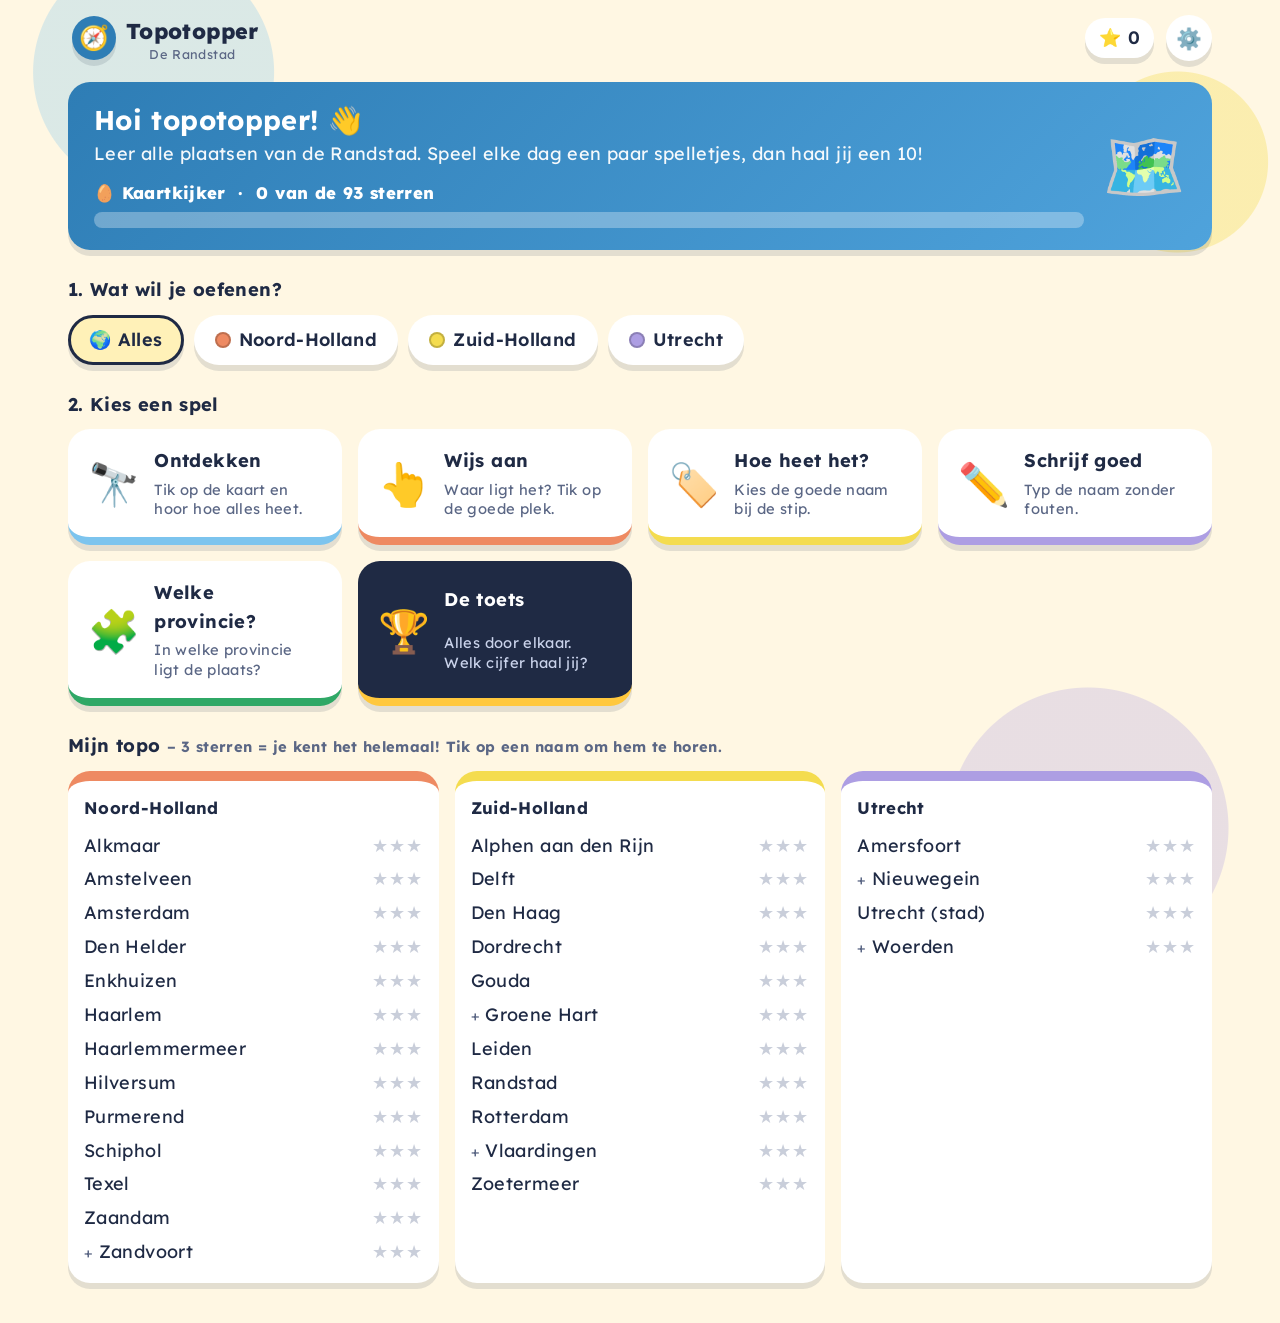
<file: topotopper.html>
<!DOCTYPE html>
<html lang="nl">
<head>
<meta charset="utf-8">
<meta name="viewport" content="width=device-width, initial-scale=1">
<title>Topotopper – De Randstad</title>
<link rel="preconnect" href="https://fonts.googleapis.com">
<link rel="preconnect" href="https://fonts.gstatic.com" crossorigin>
<link href="https://fonts.googleapis.com/css2?family=Lexend:wght@400;600;800&display=swap" rel="stylesheet">
<style>
:root {
  --creme: #FFF7E3;
  --kaart: #ffffff;
  --inkt: #1F2A44;
  --zacht: #5B6785;
  --zee: #7CC4EE;
  --zee-donker: #2E7DB5;
  --nh: #EE8A62;
  --zh: #F4DC4F;
  --ut: #AD9EE3;
  --groen: #2FA866;
  --groen-licht: #DDF6E6;
  --rood: #E5484D;
  --rood-licht: #FFE5E5;
  --geel: #FFC83D;
  --blauw: #2563EB;
  --schaduw: 0 6px 0 rgba(31, 42, 68, .12);
  --rond: 22px;
}
* { box-sizing: border-box; }
html, body { margin: 0; }
body {
  font-family: "Lexend", Verdana, Tahoma, sans-serif;
  font-size: 18px;
  line-height: 1.55;
  letter-spacing: .02em;
  color: var(--inkt);
  background: var(--creme);
  background-image:
    radial-gradient(circle at 12% 8%, rgba(124, 196, 238, .28) 0 120px, transparent 121px),
    radial-gradient(circle at 92% 18%, rgba(244, 220, 79, .35) 0 90px, transparent 91px),
    radial-gradient(circle at 85% 92%, rgba(173, 158, 227, .28) 0 140px, transparent 141px);
  background-attachment: fixed;
  min-height: 100vh;
  -webkit-tap-highlight-color: transparent;
}
button { font: inherit; color: inherit; cursor: pointer; letter-spacing: inherit; }
[hidden] { display: none !important; }

/* ---------- kop ---------- */
.kop {
  display: flex; align-items: center; gap: 12px;
  padding: 10px 18px;
  max-width: 1180px; margin: 0 auto;
}
.logo {
  display: flex; align-items: center; gap: 10px;
  font-weight: 800; font-size: 1.35rem;
  background: none; border: 0; padding: 4px;
}
.logo .kompas {
  width: 44px; height: 44px; border-radius: 50%;
  background: var(--zee-donker); color: #fff;
  display: grid; place-items: center; font-size: 1.5rem;
  box-shadow: var(--schaduw);
}
.logo small { display: block; font-weight: 400; font-size: .8rem; color: var(--zacht); line-height: 1.1; }
.kop .ruimte { flex: 1; }
.pil {
  background: #fff; border-radius: 999px; padding: 6px 14px;
  font-weight: 600; box-shadow: var(--schaduw); white-space: nowrap;
}
.rondknop {
  width: 46px; height: 46px; border-radius: 50%; border: 0;
  background: #fff; box-shadow: var(--schaduw); font-size: 1.3rem;
  display: grid; place-items: center; flex: none;
}
.rondknop:active, .knop:active, .spelkaart:active, .optie:active { transform: translateY(3px); box-shadow: 0 2px 0 rgba(31,42,68,.12); }

main { max-width: 1180px; margin: 0 auto; padding: 6px 18px 40px; }

/* ---------- start ---------- */
.held {
  background: linear-gradient(135deg, #2E7DB5, #4FA3DC);
  color: #fff; border-radius: var(--rond); padding: 22px 26px;
  box-shadow: var(--schaduw);
  display: grid; grid-template-columns: 1fr auto; gap: 18px; align-items: center;
}
.held h1 { margin: 0 0 4px; font-size: 1.7rem; line-height: 1.2; }
.held p { margin: 0; opacity: .95; }
.rang { font-weight: 800; font-size: 1.05rem; margin-top: 12px; }
.balk { height: 16px; border-radius: 99px; background: rgba(255,255,255,.3); overflow: hidden; margin-top: 6px; }
.balk > i { display: block; height: 100%; background: var(--geel); border-radius: 99px; transition: width .6s; }
.held .groot { font-size: 4.2rem; line-height: 1; }

h2 { font-size: 1.15rem; margin: 26px 0 10px; }
.chips { display: flex; flex-wrap: wrap; gap: 10px; }
.chip {
  border: 3px solid transparent; background: #fff; border-radius: 999px;
  padding: 8px 18px; font-weight: 600; box-shadow: var(--schaduw);
  display: inline-flex; align-items: center; gap: 8px;
}
.chip .bol { width: 16px; height: 16px; border-radius: 50%; border: 2px solid rgba(0,0,0,.2); }
.chip[aria-pressed="true"] { border-color: var(--inkt); background: #FFF1B8; }

.spellen { display: grid; grid-template-columns: repeat(auto-fill, minmax(250px, 1fr)); gap: 16px; }
.spelkaart {
  text-align: left; border: 0; background: #fff; border-radius: var(--rond);
  padding: 18px 20px; box-shadow: var(--schaduw);
  display: grid; grid-template-columns: auto 1fr; gap: 4px 14px; align-items: center;
  border-bottom: 8px solid var(--tint, var(--zee));
}
.spelkaart .emoji { font-size: 2.6rem; grid-row: span 2; }
.spelkaart b { font-size: 1.15rem; }
.spelkaart span { color: var(--zacht); font-size: .92rem; line-height: 1.35; }
.spelkaart.toets { background: #1F2A44; color: #fff; --tint: var(--geel); }
.spelkaart.toets span { color: #C9D2EA; }

.album { display: grid; grid-template-columns: repeat(auto-fit, minmax(240px, 1fr)); gap: 16px; }
.album section { background: #fff; border-radius: var(--rond); padding: 14px 16px; box-shadow: var(--schaduw); border-top: 10px solid var(--tint); }
.album h3 { margin: 0 0 8px; font-size: 1.05rem; }
.album ul { list-style: none; margin: 0; padding: 0; }
.album li { display: flex; justify-content: space-between; gap: 8px; padding: 3px 0; }
.album li button { border: 0; background: none; padding: 0; text-align: left; }
.album li button:hover { text-decoration: underline; }
.sterren { letter-spacing: 1px; color: #C9CEDA; white-space: nowrap; }
.sterren b { color: #F5A800; font-weight: 400; }
.plus { color: var(--zacht); font-size: .8em; }

/* ---------- spel ---------- */
.speelveld { display: grid; grid-template-columns: minmax(0, 1fr) minmax(320px, 420px); gap: 18px; align-items: start; }
.kaartdoos {
  background: var(--zee); border-radius: var(--rond); box-shadow: var(--schaduw);
  overflow: hidden; border: 5px solid #fff; position: sticky; top: 8px;
}
#kaart { display: block; width: 100%; height: auto; max-height: calc(100vh - 100px); touch-action: manipulation; user-select: none; -webkit-user-select: none; }
.paneel { background: #fff; border-radius: var(--rond); box-shadow: var(--schaduw); padding: 18px 20px 20px; }
.voortgang { display: flex; align-items: center; gap: 10px; margin-bottom: 12px; font-size: .9rem; color: var(--zacht); font-weight: 600; }
.voortgang .balk { flex: 1; background: #E8ECF4; margin: 0; height: 12px; }
.voortgang .balk > i { background: var(--groen); }
.vraagregel { display: flex; gap: 12px; align-items: flex-start; }
.vraag { font-size: 1.45rem; font-weight: 600; line-height: 1.3; margin: 0; flex: 1; }
.vraag b { font-weight: 800; color: var(--zee-donker); }
.uitleg { color: var(--zacht); margin: 8px 0 0; }
.luister {
  flex: none; width: 52px; height: 52px; border-radius: 50%; border: 0;
  background: var(--geel); font-size: 1.5rem; box-shadow: var(--schaduw);
}
.luister.klein { width: 40px; height: 40px; font-size: 1.1rem; }
.opties { display: grid; gap: 10px; margin-top: 16px; }
.optie {
  border: 3px solid #D8DEEA; background: #fff; border-radius: 16px;
  padding: 12px 16px; font-weight: 600; font-size: 1.1rem; text-align: left;
  box-shadow: var(--schaduw); display: flex; align-items: center; gap: 10px;
}
.optie:hover:not(:disabled) { border-color: var(--zee-donker); }
.optie.goed { background: var(--groen-licht); border-color: var(--groen); }
.optie.fout { background: var(--rood-licht); border-color: var(--rood); opacity: .75; }
.optie:disabled { cursor: default; }
.optie .bol { width: 20px; height: 20px; border-radius: 50%; border: 2px solid rgba(0,0,0,.2); flex: none; }
.schrijf { margin-top: 16px; }
.schrijf input {
  width: 100%; font: inherit; font-size: 1.4rem; font-weight: 600; letter-spacing: .06em;
  padding: 12px 16px; border-radius: 16px; border: 3px solid #D8DEEA; color: var(--inkt); background: #FFFDF5;
}
.schrijf input:focus { outline: none; border-color: var(--zee-donker); }
.hintletters { font-size: 1.4rem; font-weight: 800; letter-spacing: .22em; margin: 10px 0 0; color: var(--zee-donker); min-height: 1.5em; word-break: break-word; }
.rij { display: flex; flex-wrap: wrap; gap: 10px; margin-top: 12px; }
.knop {
  border: 0; border-radius: 16px; padding: 12px 22px; font-weight: 800; font-size: 1.05rem;
  background: var(--groen); color: #fff; box-shadow: var(--schaduw);
}
.knop.twee { background: #EEF2FA; color: var(--inkt); font-weight: 600; }
.knop.groot { font-size: 1.2rem; padding: 14px 28px; }
.terug { border: 0; background: none; color: var(--zacht); font-weight: 600; padding: 6px 0; margin-bottom: 6px; }
.melding { border-radius: 16px; padding: 14px 16px; margin-top: 16px; animation: plop .25s; }
.melding h3 { margin: 0 0 4px; font-size: 1.2rem; }
.melding p { margin: 4px 0 0; }
.melding.goed { background: var(--groen-licht); border: 3px solid var(--groen); }
.melding.fout { background: var(--rood-licht); border: 3px solid var(--rood); }
.melding.tip { background: #FFF4CC; border: 3px solid var(--geel); }
.melding .weetje { display: flex; gap: 10px; align-items: flex-start; }
.melding .weetje p { flex: 1; margin: 0; }
.spelling { font-size: 1.35rem; font-weight: 800; letter-spacing: .08em; }
.spelling s { color: var(--rood); }
@keyframes plop { from { transform: scale(.94); opacity: 0; } }

.ontdek h3 { font-size: 1.6rem; margin: 0; line-height: 1.2; }
.ontdek .soort { display: inline-block; border-radius: 99px; padding: 2px 12px; font-size: .85rem; font-weight: 600; margin: 6px 0 10px; }
.ontdek dl { margin: 0; }
.ontdek dt { font-weight: 800; margin-top: 10px; font-size: .9rem; color: var(--zacht); }
.ontdek dd { margin: 0; }

/* ---------- kaart ---------- */
.land { fill: #DDE2E8; stroke: #fff; stroke-width: 1.2; }
.prov { stroke: #fff; stroke-width: 2.5; stroke-linejoin: round; transition: fill .3s; }
.prov.NH { fill: var(--nh); } .prov.ZH { fill: var(--zh); } .prov.UT { fill: var(--ut); }
#kaart.grijs .prov { fill: #F1E3C4; stroke: #F1E3C4; }
.prov.doel { stroke: var(--inkt); stroke-width: 5; animation: knipper 1s infinite alternate; }
.randstad { fill: none; stroke: #1F2A44; stroke-opacity: .16; stroke-width: 38; stroke-linecap: round; stroke-linejoin: round; }
.randstadlijn { fill: none; stroke: #1F2A44; stroke-opacity: .5; stroke-width: 38; stroke-linecap: round; stroke-linejoin: round; }
.groenehart { fill: #3DBB6E; fill-opacity: .5; stroke: #1E8A4B; stroke-width: 2.5; stroke-dasharray: 7 5; }
.randstad.doel { stroke-opacity: .55; stroke: var(--blauw); animation: knipper 1s infinite alternate; }
.groenehart.doel { fill-opacity: .95; stroke-width: 5; animation: knipper 1s infinite alternate; }
#kaart.grijs .gebieden { display: none; }
#kaart[data-doel="prov"] .gebieden { pointer-events: none; }
.stippen { pointer-events: none; }
.stip circle { fill: #fff; stroke: var(--inkt); stroke-width: 3; transition: r .15s; }
.stip text { font-size: 19px; text-anchor: middle; dominant-baseline: central; }
.stip.goed circle { fill: var(--groen); stroke: #0E5A30; }
.stip.fout circle { fill: var(--rood); stroke: #7A1418; }
.stip.doel circle { fill: var(--geel); stroke-width: 4; }
.stip.dim { opacity: .35; }
.puls { fill: none; stroke: var(--inkt); stroke-width: 4; pointer-events: none; animation: puls 1.2s infinite; transform-box: fill-box; transform-origin: center; }
@keyframes puls { from { transform: scale(.5); opacity: 1; } to { transform: scale(2.2); opacity: 0; } }
@keyframes knipper { from { opacity: 1; } to { opacity: .55; } }
.labels { pointer-events: none; }
.labels text { font-size: 17px; font-weight: 800; fill: var(--inkt); paint-order: stroke; stroke: #fff; stroke-width: 5px; stroke-linejoin: round; }
.labels text.fout { fill: #B4232A; }
.labels text.goed { fill: #0E6B38; }
.water { font-size: 15px; font-style: italic; fill: #fff; opacity: .9; pointer-events: none; letter-spacing: .12em; }
.windroos { pointer-events: none; }

/* ---------- einde ---------- */
.einde { text-align: center; background: #fff; border-radius: var(--rond); padding: 30px 22px; box-shadow: var(--schaduw); max-width: 640px; margin: 20px auto; }
.einde > .groot { font-size: 4.5rem; line-height: 1; }
.einde h2 { font-size: 1.7rem; margin: 10px 0 6px; }
.cijfer { width: 150px; height: 150px; border-radius: 50%; margin: 14px auto; display: grid; place-items: center; font-size: 3.4rem; font-weight: 800; background: var(--geel); border: 8px solid #fff; box-shadow: 0 0 0 5px var(--inkt); }
.einde .sterren { font-size: 2.6rem; }
.einde .rij { justify-content: center; }
.einde .chips { justify-content: center; margin-top: 10px; }

/* ---------- instellingen ---------- */
dialog { border: 0; border-radius: var(--rond); padding: 24px; max-width: 440px; width: calc(100% - 32px); color: var(--inkt); box-shadow: 0 20px 60px rgba(0,0,0,.3); }
dialog::backdrop { background: rgba(31,42,68,.5); }
dialog h2 { margin-top: 0; font-size: 1.4rem; }
.schakel { display: flex; align-items: center; gap: 12px; padding: 10px 0; border-bottom: 2px solid #EEF2FA; }
.schakel input { width: 26px; height: 26px; accent-color: var(--groen); flex: none; }
.schakel small { display: block; color: var(--zacht); line-height: 1.3; }

.confetti { position: fixed; top: -30px; font-size: 1.6rem; pointer-events: none; z-index: 50; animation: val linear forwards; }
@keyframes val { to { transform: translateY(110vh) rotate(720deg); } }

@media (max-width: 860px) {
  body { font-size: 17px; }
  .speelveld { grid-template-columns: 1fr; }
  .kaartdoos { position: static; }
  #kaart { max-height: 56vh; }
  .held { grid-template-columns: 1fr; }
  .held .groot { display: none; }
  .logo small { display: none; }
  .vraag { font-size: 1.25rem; }
}
@media (prefers-reduced-motion: reduce) {
  * { animation: none !important; transition: none !important; }
}
</style>
</head>
<body>

<header class="kop">
  <button class="logo" id="naarStart" aria-label="Naar het begin">
    <span class="kompas">🧭</span>
    <span>Topotopper<small>De Randstad</small></span>
  </button>
  <span class="ruimte"></span>
  <span class="pil" id="sterTeller" title="Jouw sterren">⭐ 0</span>
  <button class="rondknop" id="instelKnop" aria-label="Instellingen">⚙️</button>
</header>

<main>
  <!-- START -->
  <div id="schermStart">
    <section class="held">
      <div>
        <h1>Hoi topotopper! 👋</h1>
        <p>Leer alle plaatsen van de Randstad. Speel elke dag een paar spelletjes, dan haal jij een 10!</p>
        <div class="rang" id="rang"></div>
        <div class="balk"><i id="rangBalk" style="width:0"></i></div>
      </div>
      <div class="groot" aria-hidden="true">🗺️</div>
    </section>

    <h2>1. Wat wil je oefenen?</h2>
    <div class="chips" id="filterChips"></div>

    <h2>2. Kies een spel</h2>
    <div class="spellen" id="spellen"></div>

    <h2>Mijn topo <span class="plus">– 3 sterren = je kent het helemaal! Tik op een naam om hem te horen.</span></h2>
    <div class="album" id="album"></div>
  </div>

  <!-- SPEL -->
  <div id="schermSpel" hidden>
    <button class="terug" id="stopKnop">← Stoppen</button>
    <div class="speelveld">
      <div class="kaartdoos"><svg id="kaart" role="img" aria-label="Kaart van de Randstad"></svg></div>
      <div class="paneel" id="paneel" aria-live="polite"></div>
    </div>
  </div>

  <!-- EINDE -->
  <div id="schermEinde" hidden></div>
</main>

<dialog id="instellingen">
  <h2>⚙️ Instellingen</h2>
  <label class="schakel"><input type="checkbox" id="insVoorlezen"><span>🔊 Automatisch voorlezen<small>Elke vraag wordt vanzelf voorgelezen.</small></span></label>
  <label class="schakel"><input type="checkbox" id="insGeluid"><span>🎵 Geluidjes<small>Een vrolijk geluidje bij goed of fout.</small></span></label>
  <label class="schakel"><input type="checkbox" id="insPlus"><span>➕ Extra topo erbij<small>De namen met een + in je boek: Zandvoort, Groene Hart, Vlaardingen, Nieuwegein en Woerden.</small></span></label>
  <label class="schakel"><input type="checkbox" id="insProv"><span>🗺️ Provincies ook oefenen<small>Noord-Holland, Zuid-Holland en Utrecht aanwijzen en schrijven.</small></span></label>
  <div class="rij">
    <button class="knop" id="insKlaar">Klaar</button>
    <button class="knop twee" id="insWis">Alles wissen</button>
  </div>
</dialog>

<script>
"use strict";
const KAART = {"NH":"M435.6,512.3L437,513.1L435.5,514.9L435.2,514.6L435.4,515.2L433.2,516.3L432.5,514.9L432,515.2L431.1,514.4L432.4,512.6L433.4,513.4L434.4,512.5L433.5,513.5L435,514.7L435.7,513.7L434.5,512.5L434.8,512ZM482.1,454L484.2,454.6L490.2,453.5L490.7,454L490.7,455.1L484.8,457.8L481,458.9L479.4,461.1L476.7,461.1L475.1,462.2L474.5,460.5L477.2,455.7L478.3,451.4L475,438.4L478.3,450.3L481.5,453ZM361.3,153.3L360.8,154.4L359.7,153.9L357.5,155L359.2,158.7L363,163L363.6,161.4L359.2,156.6L360.3,156L360.8,157.6L361.9,158.2L365.2,158.1L366.2,154.9L363.5,153.3L365.7,152.7L367.3,152.7L368.4,155.4L367.4,159.7L364.1,165.2L363.6,169.5L368.7,181.8L370.3,182.4L371.4,183.4L370.3,184L373.1,186.1L394.4,198.4L396.6,198.3L406.4,195L410.7,191.8L416.2,189.6L417.8,188.5L423.7,181.5L425.4,176L428.6,173.3L435.7,172.2L441.7,170L446.1,171.1L448.2,170.5L450.4,168.4L450.9,167L452.6,168.4L452.6,169.4L454.2,171L454.8,171L453.7,169.4L457.5,172.6L457.5,174.3L455.9,172.1L454.8,172.7L454.3,177.5L454.8,178.6L458.1,177L467.5,195.2L468.5,195.8L469.6,197.4L469.7,199L482.3,224.3L478.6,266.9L479.7,266.4L481.9,266.9L484.6,269.1L485.2,270.7L484.6,270.7L484.1,275.5L487.9,280.4L488.5,280.9L489,280.4L491.2,283.6L494.5,286.8L497.2,287.9L499.9,287.3L501,288.4L501,286.8L505.3,287.3L506.4,286.8L511.3,278.1L515.1,278.1L523.3,279.7L535.2,279.2L539.6,282.9L535.2,283.5L535.2,284L539.6,284L540.1,283.5L543.9,286.2L545.6,289.4L545.6,291.6L544.5,292.1L544.5,292.6L545,298.6L546.1,302.3L548.8,305L551,306.1L552.6,306.1L553.2,305.6L553.2,307.2L548.3,311.5L542.9,313.7L542.9,314.2L544,315.3L539.6,319.1L538,318.5L535.8,319.1L534.7,320.2L533.7,319.6L531,320.2L529.9,322.3L529.9,325L527.2,336.9L525,339.6L516.4,344.5L514.2,347.2L513.1,349.3L510.4,349.3L505.5,351L499.6,356.4L499.1,357.5L495.3,356.9L487.1,359.6L486.6,358L487.7,355.9L484.9,352.1L483.3,351.6L479.5,352.7L477.3,351.1L477.3,350.5L474.1,346.8L473,347.8L470.8,346.2L469.2,346.2L468.1,346.8L468.1,347.9L465.2,350.4L463.8,348.9L463.3,351.7L460.5,351.1L461.1,348.4L459.4,346.3L456.7,346.3L455.1,348.5L451.3,350.1L447.5,353.3L446.5,356.6L446.5,360.4L447.6,364.1L447.6,367.4L449.3,371.7L447.7,373.8L450.9,380.3L452.6,387.3L451.5,390.5L452.6,392.2L455.9,394.8L460.2,404L460.3,408.3L461.4,408.8L464.1,414.2L464.6,417.4L467.9,421.7L470.1,423.4L471.7,429.3L469.6,432.5L468.5,435.8L465.8,437.4L463.6,437.4L462.6,438.5L462,440.1L462.6,445.5L464.2,446.6L465.9,448.7L465.3,450.3L463.2,450.9L458.8,449.8L454.5,452.5L452.6,451.8L452.4,452.2L452.9,453.1L455.6,454.7L457.2,454.7L458.3,453.6L460.5,454.1L460.5,455.2L458.3,459L457.8,462.2L457.8,466L458.4,467.6L463.8,469.2L464.9,468.1L470.8,469.2L473,470.3L474.6,467.6L475.1,462.3L475.1,467L473,470.8L471.9,470.3L468.7,474.1L467.1,476.8L467.1,478.9L464.9,483.2L461.7,482.7L459.5,483.3L457.4,487L452,490.8L451,492.5L449.9,497.9L447.2,500L445.1,500.6L445.6,503.8L444.6,507.1L443.5,507.6L440.8,506.5L439.7,504.4L436.5,505L434.3,507.1L433.2,507.1L430.5,503.4L427.3,501.2L425.5,502.3L425.2,502.9L426.2,503.9L434.8,510.8L439.2,511.5L445.7,510.6L441.2,511.3L438,511.6L433.7,510.4L430.6,510.4L431.7,512L429,512L428.9,510.4L425.2,510.4L425.2,512L427.9,514.2L430.6,515.2L431.1,516.8L436.5,516.8L435.4,515.7L437.6,514.7L444.1,519.5L445.2,519.5L446.8,523.8L447.3,522.7L450,522.1L451.1,522.7L453.3,524.8L452.7,527L450,528.1L450.1,529.2L450.6,528.6L451.7,531.3L453.8,531.3L453.8,528.6L456.5,530.2L460.8,528.6L466.2,529.1L468.9,527.4L474.8,528L481.3,533.3L486.1,533.8L487.8,536L489.4,534.9L491,536.5L495.9,544.1L499.6,547.8L504,548.9L506.6,548.3L508.3,547.3L511.5,546.2L524.4,544.5L529.2,544.5L530.3,545.6L531.9,541.8L533.5,546.1L534.6,547.2L537.3,547.7L542.6,549.8L547.5,553.7L550.2,552.6L553.5,549.9L553.5,548.3L556.7,550.9L555.6,550.4L551.3,553.1L548.6,557.4L549.2,559L552.9,565L537.9,562.3L529.8,578.5L529.8,580.1L527.7,583.9L522.4,596.3L522.9,596.3L519.7,608.7L511.2,624.9L485.9,622.8L482.7,623.4L468.8,627.8L457.5,632.1L455.9,621.3L452.7,620.8L454.2,614.3L454.2,612.7L451.5,612.2L448.8,610.1L448.8,609L453.7,610L454.2,608.4L453.7,605.7L452.6,605.7L454.1,596.5L455.2,593.3L461.6,590L457.3,585.2L457.3,582L456.2,577.7L455.1,577.7L453.5,579.8L452.5,578.8L449.2,569.1L449.2,567.4L451.3,568L452.4,566.4L454.5,565.3L456.1,564.7L458.3,565.2L458.8,562.5L462.6,560.4L463.1,560.4L463.7,562.5L464.2,563.1L464.7,562.5L464.2,560.4L462,557.7L458.8,558.8L456.1,562L451.3,558.8L449.1,562.6L448.6,561.5L448.5,549.6L444.8,549.1L441.6,552.4L441,555.6L439.4,557.8L434.6,557.3L430.3,560.5L428.4,563.9L426,564.3L419.6,564.4L416.3,562.8L413.1,563.3L414.2,569.3L412.6,572.5L410.5,574.7L410.5,576.3L410,577.4L407.9,579.6L404.6,579.6L403,580.7L400.9,579.6L397.1,579.1L395.5,579.6L394.4,580.7L392.8,579.7L392.3,580.7L388,582.9L386.9,586.2L385.9,586.2L385.9,588.3L384.3,587.8L382.7,590L381.1,590.5L378.4,592.7L370.4,595.5L365,595.5L361.8,594.5L358.5,595L358,596.6L353.2,600.5L350,601L346.3,602.7L343.1,607.6L339.8,604.4L338.7,601.7L339.2,592L331.6,591L329,592.1L325.8,595.3L324.2,595.9L322,595.9L319.3,592.7L317.7,594.9L315,596L310.8,598.7L305.4,601.5L300.6,602.6L294.7,602.7L287.7,600L284,601.2L278,600.1L275.3,595.3L277.4,592.1L279.5,591L280.6,588.2L281.1,584.5L282.1,581.2L282.6,575.3L282,570.4L287.8,564.4L289.4,563.3L293.1,552.5L297.8,544.4L297.8,543.3L293.5,541.2L288.7,540.7L287.6,540.2L283.8,542.4L282.2,541.3L280.1,545.6L254.7,534.6L272.5,490.7L276.1,481L278.2,473.9L279.7,465.3L278.6,460.4L276.4,454.5L285.5,454.4L286.1,456L288.8,457.6L288.8,457.1L287.2,455.5L287.2,454.4L292,456.7L291,455.5L287.7,453.9L288.8,452.8L292.5,452.2L292.5,451.7L287.7,451.7L289.3,451.2L295.8,451.1L294.1,448.4L292,448.4L293,447.9L296.8,448.4L296.8,447.8L293.6,446.8L286,449.6L281.2,450.7L276.9,450.8L274.7,449.7L277.5,450.5L281.2,450.5L287,437.7L290.6,426.3L295.7,399.3L301.8,355L302.2,347.5L303.8,337.7L304.2,331.3L306.3,319.9L306.2,315.1L307.7,304.3L307.6,294.6L308.2,294.6L311.8,277.8L312.9,272.9L312.3,272.9L317.1,263.2L318.7,257.2L321.3,250.7L329.2,219.4L329.7,218.8L333.9,201L335.4,181.6L335.3,171.9L336.3,164.9L337.4,161.1L341.1,154.6L344.9,152.9L359.1,152.3L361.3,151.7ZM320.8,141.8L323.5,143.9L319.7,142.4L318.1,142.4L317.5,142.9L317.5,144.5L318.1,145.1L322.5,145.6L324.6,145L328.5,145.5L333.9,144.9L325.3,151.5L325.2,150.4L326.9,148.8L323.6,148.8L322.5,149.9L322.5,152.6L320.4,154.8L318.2,155.3L316,154.8L313.8,152.7L313.8,148.9L314.8,144L316.4,141.9L319.1,141.3ZM462.4,165.6L460.2,169.4L458.1,168.3L458.6,167.2L461.9,165.1L501.1,131.5L501.6,132Z","ZH":"M203.2,889.1L204.8,891.3L204.3,892.4L202.2,892.9L196.9,895.7L190,895.3L184.1,893.7L180.4,891.1L180.4,890L179.8,890L171.8,884.2L168.6,882.7L168,881.6L170.1,878.9L177,879.8L188.8,883.4L197.3,887.6ZM57.1,864.7L59.8,865.7L59.8,866.2L53.4,865.3L47.6,866L41.3,868.8L38.1,869.4L37.5,868.9L39.1,868.3L44.9,862.8L46.9,859L50.1,857.3L49.6,858.4ZM79.2,821.6L80.3,822.7L76.5,821.7L71.2,823.4L66.5,826.7L64.4,826.8L61.7,827.9L63.9,827.9L67.1,826.7L71.8,826.1L76.6,826L78.8,827L78.8,830.3L82.1,833.4L83.7,834L84.2,834.5L84.3,835.6L86.4,837.1L87.5,836.6L87.5,836L85.8,834.5L85.8,833.9L88.5,834.4L90.1,833.8L93.2,829.4L91.1,832.2L88.6,837.6L87.5,838.7L89.1,840.9L91.2,838.7L93.4,838.6L93.4,840.3L96.6,843.4L102,845.5L102,846L107.9,848.6L115.4,853.9L120.8,856.5L119.2,858.1L125.1,859.6L125.6,858.6L133.7,863.8L143.3,866.9L144.4,866.9L145.5,869.5L153.1,877L164.4,886L163.8,886.5L169.3,893.4L169.8,895L175.7,898.7L183.2,901.3L190.7,908.2L194.5,909.8L199.2,909.7L202.4,910.2L207.7,909.6L209.3,910.1L215.2,910L219.4,906.7L219.9,909.9L221,912.1L221.6,912.1L218.4,915.4L218.4,914.3L217.3,913.2L213.6,912.7L213.6,914.3L212,915.4L210.5,915.5L208.8,914.4L208.8,913.9L206.2,915L205.7,914.5L205.1,911.2L204,910.7L200.3,910.8L204,911.2L204.6,911.8L203.5,912.9L204.1,914.5L205.2,916.1L207.3,916.6L208.9,920.3L207.4,924.7L204.3,929L190.6,935.2L187.4,935.8L183.2,935.8L176.3,938.6L173.1,938.7L161.9,936.2L159.3,935.1L155.5,930.9L154.4,928.7L154.9,927.6L154.4,927.1L148,924.5L144.8,924L142.6,921.9L135.2,921.5L133.6,919.9L130.9,921L133,918.3L130.3,913.5L118,907.8L114.2,906.8L107.9,907.4L98.8,906.5L95.6,904.9L91.9,904.5L91.3,903.4L91.8,900.7L88,894.8L88.5,893.2L85.8,888.4L85.7,885.7L86.2,885.2L84.6,883L84.1,883L84.1,885.7L83.1,886.3L82,885.8L80.3,879.9L80.3,878.3L84,877.1L83.4,875.5L81.3,876.1L80.2,875L81.2,872.8L81.7,869.1L80.5,863.1L75.1,856.8L73.9,853.6L69.1,849.9L62.7,851.1L61.6,849.5L57.9,849L54.7,849.6L53.7,850.7L49.5,853L48.4,852.5L42.6,854.2L37.8,856.4L35.7,855.4L33.6,856L33.1,857.6L33.6,859.2L35.3,860.8L34.2,861.9L30,864.2L28.4,863.7L26.2,862.1L21.7,872.4L22.2,874L23.9,876.2L27.1,878.2L27.7,879.3L26.1,881L24,881L19.2,879.5L19.1,879L17.5,877.4L15.9,877.4L14.3,876.4L18.5,874.1L21.6,870.8L23.6,864.3L24.1,859.4L20.7,851.4L20.1,847.6L21.1,844.4L24.2,840.5L36.9,836L38.5,836.5L62.2,825.7L64.9,825.2L71.2,822.3L76.5,821.1ZM274.2,543L280.1,545.6L282.2,541.3L283.8,542.4L287.6,540.2L288.7,540.7L293.5,541.2L297.8,543.3L297.8,544.4L293.1,552.5L289.4,563.3L287.8,564.4L282,570.4L282.6,575.3L282.1,581.2L281.1,584.5L280.6,588.2L279.5,591L277.4,592.1L275.3,595.3L278,600.1L284,601.2L287.7,600L294.7,602.7L300.6,602.6L305.4,601.5L310.8,598.7L315,596L317.7,594.9L319.3,592.7L322,595.9L324.2,595.9L325.8,595.3L329,592.1L331.6,591L339.2,592L338.7,601.7L339.8,604.4L343.1,607.6L346.3,602.7L350,601L353.2,600.5L358,596.6L358.5,595L361.8,594.5L365,595.5L365,597.1L366.1,599.3L367.7,600.9L367.8,610.6L372.1,610.6L375.3,613.8L375.3,615.4L380.2,619.7L380.8,621.3L383.5,623.4L387.2,623.9L400.7,634.1L394.3,637.9L394.4,648.1L387.4,649.3L381,647.2L379.3,645L374.5,646.1L371.8,647.2L370.8,648.3L369.7,650.5L370.3,652.1L369.8,654.3L367.6,656.4L364.4,657L363.9,658.1L364.7,658.3L376.3,667.2L375.8,668.2L375.2,668.2L376.4,686.6L379.1,686.5L379.7,687.6L378.1,691.4L382.9,689.8L394.1,690.2L391.5,694L387.7,696.2L384.5,696.8L377.6,701.7L373.4,709.2L371.3,710.9L370.2,713.6L370.2,715.7L366.5,717.9L368.2,722.8L373,723.3L376.2,721.1L382,721.6L384.2,720.5L388,728L373.6,731.4L380,739.9L379.5,739.9L383.8,746.4L385.4,746.9L389.2,750.7L393.5,759.3L393.5,760.9L395.7,768.9L402.1,767.3L404.3,767.3L410.1,765.1L411.7,763.4L416.5,754.8L418.6,753.2L421.8,753.1L426.1,755.3L429.3,755.2L433,752L434.6,748.7L437.8,745.5L441,744.9L444.2,746.5L447.9,749.8L451.1,750.3L452.7,749.7L453.8,748.1L454.9,744.9L460.2,745.4L464,752.9L461.8,755.1L460.8,758.5L472.5,761.5L477.9,763.6L488.1,770.6L489.1,769L495,770.6L494.5,772.2L495,773.8L488.6,783L483.9,792.2L483.4,796L482.3,798.1L481.8,798.7L479.1,798.2L473.8,798.2L472.7,799.3L472.2,803L470.1,805.7L467.4,806.8L463.1,806.9L461,807.4L460,809L459.4,811.7L463.7,814.9L462.7,816L460,816.6L456.8,816.1L450.4,816.1L442.4,816.7L438.7,814.5L438.1,815.1L439.8,818.8L440.3,823.1L439.8,824.8L443.5,825.8L452,826.9L450,840.4L443.6,838.8L436.1,838.8L425.5,836.2L417,834.6L413.8,834.6L405.3,836.8L398.9,840.7L398.4,841.7L388.9,849.9L384.1,852.1L380.4,852.7L369.7,851.1L366,851.7L360.2,853.9L354.3,857.7L350.7,862.6L349.1,865.9L347,873.4L343.9,877.8L339.1,882.7L331.8,889.2L328.1,892L323.8,894.2L321.2,896.9L310.1,900.2L309.6,900.2L308.5,897.5L304.2,899.2L303.2,899.2L300.5,897.6L295.8,901.5L292.6,902L289.4,904.2L286.2,904.3L283.6,905.4L278.3,908.7L275.7,908.7L269.8,910.4L267.7,910.4L262.9,909.4L261.3,908.9L260.3,907.8L252.8,904.7L244.8,902.6L241.6,902.1L234.7,902.2L233.1,901.1L225.1,899.1L214.4,893.3L214.4,892.8L209,889.6L206.9,889.1L201.5,885.4L182.8,877.6L173.2,875L171.6,875.1L169,874L164.7,871.9L158.2,863.9L158.7,862.9L161.3,863.3L165,860.6L164,860.1L161.3,860.1L158.1,858.5L151.6,851.6L145.2,849L141.4,849.1L140.4,848.6L134.4,841.1L132.2,839L131.7,839L131.7,838.5L130.6,838L127.4,838.6L125.8,837.5L124.8,838.1L124.3,839.7L120.5,839.8L117.8,837.6L116.7,836.1L114.6,835L112.5,835L110.9,835.6L108.2,834L100.6,826.1L93.2,829.4L94.2,827.8L97.9,825.1L98.4,824L98.4,822.4L97.8,820.2L85.2,801L84.7,799.4L84.6,796.7L89.8,787.5L90.3,787.4L89.3,790.2L92.9,783.6L92.9,784.7L95,782L89,777.2L87.4,777.2L74.2,781.3L75.3,782.3L72,781.3L71,781.9L68.8,779.2L71.4,773.8L76.6,765.6L79.1,760.1L79.6,758L78.5,755.3L76.4,754.8L75.7,749.4L78.8,742.9L80.9,740.7L84.1,739L86.2,739L88.9,740L90.9,734.6L109.2,740.7L120.3,731.3L132.8,714.4L136,711.1L145.9,698.5L151.8,692.4L167.5,672.8L170.7,673.9L173.3,671.7L172.8,671.1L171.2,672.8L169.1,671.7L169,670.1L171.2,668.5L176.4,662.5L184.9,654.8L192.2,645.5L211.2,619.3L236.9,573.1L254.7,534.6Z","UT":"M447,549.4L448.5,549.7L448.6,561.5L449.1,562.6L451.3,558.8L456.1,562L458.8,558.8L462,557.7L464.2,560.4L464.7,562.5L464.2,563.1L463.7,562.5L463.1,560.4L462.6,560.4L458.8,562.5L458.3,565.2L456.1,564.7L454.5,565.3L452.4,566.4L451.3,568L449.2,567.4L449.2,569.1L452.5,578.8L453.5,579.8L455.1,577.7L456.2,577.7L457.3,582L457.3,585.2L461.6,590L455.2,593.3L454.1,596.5L452.6,605.7L453.7,605.7L454.2,608.4L453.7,610L448.8,609L448.8,610.1L451.5,612.2L454.2,612.7L454.2,614.3L452.7,620.8L455.9,621.3L457.5,632.1L468.8,627.8L482.7,623.4L485.9,622.8L511.2,624.9L519.7,608.7L522.9,596.3L522.4,596.3L527.7,583.9L529.8,580.1L529.8,578.5L537.9,562.3L552.9,565L554,566.6L557.8,567.7L562.1,567.1L564.8,569.3L569.1,570.4L571.2,569.8L573.9,570.3L581.4,578.4L588.4,583.3L586.3,593.5L584.7,598.9L590,603.2L590.6,600L599.7,608.1L601.8,608.6L601.3,627.5L601.8,628.6L604.5,630.8L616.3,631.9L616.3,632.9L614.1,632.9L613.6,633.5L614.1,634.5L616.3,634.5L617.9,636.7L617.4,641L618.4,642.1L620,642.6L623.8,643.2L622.7,646.4L628.1,648.6L629.1,649.7L627,652.9L623.2,653.4L622.2,656.7L622.7,659.9L625.9,659.4L627,663.2L625.4,663.1L623.8,661.5L619.5,661.5L618.9,662.1L621.6,664.8L618.4,668L618.4,673.4L618.9,675L614.6,677.2L609.8,682L609.3,682L608.7,683.1L611.4,685.8L617.8,689.6L621.6,688.5L623.7,688.5L625.9,687.4L625.9,685.3L627.5,684.2L631.2,683.7L632.3,684.7L635.5,682L635.5,681L633.9,680.4L635,677.7L637.7,678.3L638.2,672.9L636.1,671.3L635.5,670.2L642.5,668L644.1,671.3L644.6,676.1L644.1,678.8L644.6,679.9L646.2,681L646.7,684.2L645.1,702L649.9,702.6L648.8,707.4L656.8,710.7L656.8,712.8L655.8,712.8L655.7,719.3L656.8,719.3L656.8,722L655.7,722L655.2,724.2L657.3,726.9L657.3,729.6L657.9,730.6L661.6,734.4L664.2,735.5L665.8,737.1L665.8,742L670.1,746.9L669.5,749L667.9,751.7L670.6,757.1L670.6,759.8L670,760.3L667.9,760.3L666.8,761.9L662.6,765.7L655.6,760.8L645.5,758.1L641.8,755.4L638.6,751.1L627.9,747.3L624.2,744L618.8,741.3L615.6,741.3L614,741.9L600.7,740.2L598.5,741.3L593.7,745.6L586.8,747.3L584.1,748.9L580.9,749.9L577.7,749.9L574,748.9L570.8,749.4L568.1,750.5L565.4,754.8L564.9,754.8L562.8,757L560.1,758L556.9,758.6L550.5,754.3L544.6,753.8L539.3,752.1L534.4,748.9L530.2,744.6L529.1,744.1L527,744.1L524.8,745.7L522.7,751.1L519,754.9L515.8,756L510.4,753.8L506.7,750.6L496.1,771.1L495,771.1L495,770.6L489.1,769L488.1,770.6L477.9,763.6L472.5,761.5L460.8,758.5L461.8,755.1L464,752.9L460.2,745.4L454.9,744.9L453.8,748.1L452.7,749.7L451.1,750.3L447.9,749.8L444.2,746.5L441,744.9L437.8,745.5L434.6,748.7L433,752L429.3,755.2L426.1,755.3L421.8,753.1L418.6,753.2L416.5,754.8L411.7,763.4L410.1,765.1L404.3,767.3L402.1,767.3L395.7,768.9L393.5,760.9L393.5,759.3L389.2,750.7L385.4,746.9L383.8,746.4L379.5,739.9L380,739.9L373.6,731.4L388,728L384.2,720.5L382,721.6L376.2,721.1L373,723.3L368.2,722.8L366.5,717.9L370.2,715.7L370.2,713.6L371.3,710.9L373.4,709.2L377.6,701.7L384.5,696.8L387.7,696.2L391.5,694L394.1,690.2L382.9,689.8L378.1,691.4L379.7,687.6L379.1,686.5L376.4,686.6L375.2,668.2L375.8,668.2L376.3,667.2L364.7,658.3L363.9,658.1L364.4,657L367.6,656.4L369.8,654.3L370.3,652.1L369.7,650.5L370.8,648.3L371.8,647.2L374.5,646.1L379.3,645L381,647.2L387.4,649.3L394.4,648.1L394.3,637.9L400.7,634.1L387.2,623.9L383.5,623.4L380.8,621.3L380.2,619.7L375.3,615.4L375.3,613.8L372.1,610.6L367.8,610.6L367.7,600.9L366.1,599.3L365,597.1L365,595.5L370.4,595.5L378.4,592.7L381.1,590.5L382.7,590L384.3,587.8L385.9,588.3L385.9,586.2L386.9,586.2L388,582.9L392.3,580.7L392.8,579.7L394.4,580.7L395.5,579.6L397.1,579.1L400.9,579.6L403,580.7L404.6,579.6L407.9,579.6L410,577.4L410.5,576.3L410.5,574.7L412.6,572.5L414.2,569.3L413.1,563.3L416.3,562.8L419.6,564.4L426,564.3L428.4,563.9L430.3,560.5L434.6,557.3L439.4,557.8L441,555.6L441.6,552.4L444.8,549.1Z","texel":"M396,37.1L396.5,38.2L398.2,37.6L399.8,38.7L406.5,50L407.1,51.6L404.3,52.2L403.4,71L404,79.1L402.9,84.5L399.1,87.8L396.4,88.9L395.8,91L393.6,92.7L393.7,98.1L389.3,102.4L388.3,105.5L387.5,104.9L386.6,105.2L385,107.8L385.6,108.4L383.9,111.1L381.2,112.7L374.1,113.8L364.4,126.3L364.4,127.9L365.5,128.5L364.4,130.1L361.7,130.1L360,130.7L357.3,128L355.6,128L350.1,125.4L348.5,126.5L350.2,128.6L352.4,130.2L355.7,131.3L357.3,132.3L357.3,133.4L351.9,134.5L347.5,134.6L346.4,135.6L347,136.7L347,137.3L345.3,138.4L338.3,140.6L337.2,140L337.1,132.5L333.7,122.8L334.2,111.5L335.7,102.8L338.4,93.1L343.7,81.2L347.5,74.2L365.4,47.6L366.5,48.3L365.9,50.3L367,51.9L369.2,51.3L369.8,50.3L373.6,46.4L375.2,45.4L375.8,45.9L378,45.9L377.9,44.8L373.5,41.1L373,43.8L371.4,46.5L368.1,47L367,48.7L365.9,47.6L373.5,34.6L383.2,20.5L387.6,20.5L388.7,21L388.7,21.5L393.7,28L395.4,34.4L395.4,36.6Z","overig":"M514.7,120.7L501.6,132L501.1,131.5L548,91L559,87.7L560.6,87.7L552.9,89.9L549.1,91.5L518.5,117.4L518.5,119L516.9,120.1ZM575.4,85.5L577,88.2L580.3,88.2L582,89.8L584.1,95.8L585.2,96.9L585.2,97.9L580.3,97.9L578.1,96.9L574.3,89.3L574.3,86.6L575.4,86.1ZM498.9,-45.9L498.9,-45.4L497.2,-45.9L495,-45.3L492.8,-43.2L489.5,-41.6L487.9,-39.9L485.1,-38.8L484.6,-37.2L484,-37.2L482.4,-39.4L482.4,-42.1L482.9,-43.1L486.7,-46.9L489.5,-48L492.8,-48ZM474.6,-46.4L473.5,-45.8L472.4,-46.3L468.6,-46.3L463.1,-44.7L462.5,-43.6L458.7,-40.4L452.1,-37.1L435.6,-31.1L430.2,-27.8L430.2,-25.6L431.9,-21.3L426.9,-19.7L423.6,-16.4L424.2,-16.4L423.6,-14.8L415.4,-11L417.1,-8.9L416.6,-5.1L415.5,-4L413.3,-2.9L408.4,2L407.3,2.5L399.6,2L394.1,3.2L389.7,7L389.7,8L391.9,6.9L392.5,8L388.1,8.6L385.3,3.8L385.3,-0L386.9,-2.2L395.1,-7.1L412.6,-19.6L417,-22.9L422.5,-28.8L441.1,-41.9L452.1,-48.9L463,-53.3L469.1,-53.3L476.3,-51.2L476.8,-50.1ZM874.4,-117.2L877.2,-116.1L877.5,-115L876.1,-115.1L876.1,-115.6L875,-116.7L872.8,-116.7L865.6,-113.6L866.7,-113.5L866.7,-113L865,-108.7L864.4,-104.9L864.9,-100.6L866.5,-99L867.2,-95.9L867.6,-93L867,-90.9L866.9,-87.7L869,-78.5L870.1,-75.2L872.8,-72.5L871.1,-68.7L873.3,-61.7L871.6,-60.7L866.6,-59.6L866.1,-59.1L872.1,-60.1L873.8,-61.2L873.8,-62.2L872.7,-63.9L871.7,-67.7L873.9,-72L877.7,-68.7L880.4,-68.3L880.6,-69.1L878.8,-68.7L877.8,-69.8L877.8,-70.8L871.8,-78.4L871.8,-81.7L874.1,-83.3L879.5,-80.5L880.1,-78.4L879.5,-73.5L880.5,-71.9L881.7,-74L881.1,-76.7L882.3,-81L883.4,-81.6L887.3,-81L887.8,-79.9L887.2,-76.1L888.8,-73.9L891,-72.3L891.5,-71.2L891.5,-69.1L893.2,-70.7L894.8,-69.6L900.9,-67.9L895.4,-70.1L893.8,-71.2L888.3,-77.7L889.4,-79.3L890.5,-77.7L891,-75.5L894.3,-73.3L896.5,-74.4L900.4,-77.6L904.3,-75.9L907.6,-75.9L910.3,-73.7L912.5,-73.1L910.1,-56.4L912.8,-55.9L915,-54.8L915,-53.7L913.9,-52.1L910,-50.5L908.3,-48.4L905.5,-43L905,-43.6L902.8,-43.6L900.6,-42L900,-39.3L899.9,-35L901,-31.2L901,-29.6L899.3,-29.1L897.7,-29.6L896.5,-28.6L894.9,-25.3L894.3,-23.2L892.6,-22.7L893.7,-20.5L892,-15.7L888.1,-14.6L887.6,-13.6L889.2,-12.5L885.9,-8.7L888.6,-7.6L889.7,-6.5L891.8,-2.2L891.8,0.5L887.9,8L884,11.2L882.3,11.2L880.7,12.2L880.6,15.5L878.4,17.1L874.5,26.7L872.2,31L872,50.4L882.8,61.9L895.4,63.1L903.7,62.7L908,64.9L911.3,67.1L914,71.4L914.9,71.9L915.9,71.5L916.1,72.5L923.2,74.8L919.3,82.8L942.2,91.2L940.3,111.1L964.3,148.1L952,171.7L942.6,178L929.9,187.5L918.6,176.1L901.7,174.8L897.9,177.4L897.3,179.6L892.4,183.3L883.5,196.7L866.5,207.8L851.1,219L842.3,224.3L839.6,225.4L837.9,227.5L836.8,228L829.7,228L826.5,229L827.5,232.8L829.1,235.5L828.1,236.3L828.2,235.7L823.6,239.8L818.7,242.4L816.6,238.1L810.6,239.1L806.8,241.2L806.2,241.2L803.5,238.5L802.5,238.5L801.4,235.3L798.7,230.9L797.1,226.1L792.2,227.6L791.1,228.7L791.6,230.9L791.1,231.4L787.8,228.7L786.2,229.7L782.3,230.3L780.2,231.3L779.1,232.9L779.6,237.2L776.3,239.4L775.2,242.1L770.8,244.2L769.7,246.9L764.2,249L763.2,250.6L762.1,250.6L756.1,248.4L752.8,247.9L749.9,248.3L750.3,246.9L749.3,248.2L747.4,247.8L747.4,246.2L746.3,244.6L744.7,243.5L743.1,243.5L741.4,241.8L741.4,240.9L737.6,242.9L730,249.3L728.4,240.7L715.4,227.7L706.1,224.9L707.2,229.8L706.7,230.3L702.3,228.7L702.3,227.1L703.4,226L700.7,226L700.1,229.2L698.5,228.7L696.9,227.1L696.9,224.9L694.7,224.4L692,223.8L690.9,224.3L681.6,224.8L681.1,223.8L681.1,220L681.7,218.9L676.8,215.1L675.7,215.1L669.1,218.9L667.5,221L660.9,219.9L655,221.5L653.3,227.4L651.1,229.6L643.5,231.7L640.2,231.7L620.1,222L610.8,219.8L607,218.2L605.4,218.7L604.8,219.8L605.4,220.5L598.3,221.4L596.7,222.5L592.3,220.9L586.3,217.1L581.4,211.7L577.6,208.5L577.1,209L573.2,207.4L572.1,203.1L570,199.9L572.7,195.5L576,192.3L580.9,190.1L582.5,188.5L584.1,188L584.7,188.5L587.4,188L589.6,185.3L590.7,178.3L589.6,176.1L587.4,168L585.8,165.9L588,164.3L590.1,163.7L591.2,158.3L589.6,155.1L591.2,155.1L598.9,148.6L596.2,150.2L592.9,153.5L592.3,153.5L589.6,145.9L588.5,140.5L587.4,138.4L586.3,130.8L585.8,129.8L589.1,126L589.6,124.4L590.2,118.4L588.5,118.4L586.3,117.4L585.8,116.3L585.8,114.1L588.5,112.5L589.1,103.9L588.5,103.9L587.4,108.7L587.4,111.4L586.9,112L585.8,112L584.7,111.4L583.1,107.1L581.4,104.4L579.8,102.8L578.7,98.5L586.9,98.5L588,100.1L588.5,100.1L588,98.5L585.2,94.7L583.6,89.8L584.1,88.2L580.9,80.7L579.8,76.4L577,77.4L569.4,85L566.1,87.2L564.4,87.7L563.9,87.2L561.7,87.3L568.3,85L579.2,74.2L580.3,72.6L580.9,68.8L579.2,66.7L586.9,61.8L589.1,58.6L590.7,48.9L591.3,40.2L592.9,32.2L592.4,30L588.5,27.3L588,25.7L589.1,27.3L590.7,28.6L592,29.5L592.9,29.5L591.8,28.9L590.7,26.8L591.3,25.7L594.6,24.1L594,23.5L592.9,23.5L600.1,18.1L601.7,14.9L600.1,14.4L599,16L600.1,16.5L600.1,17.1L599.5,17.6L598.4,17.6L597.9,19.2L596.8,20.3L592.4,22.5L590.7,25.7L589.1,26.2L590.7,25.1L591.8,21.9L595.1,20.3L601.2,5.2L604.5,-0.2L607.8,-3.4L610,-4.5L613.8,-9.3L617.7,-13.1L620.4,-14.2L625.4,-18L629.8,-20.1L634.2,-23.3L637.5,-27.1L638.1,-28.2L637.5,-28.2L640.8,-31.9L644.1,-34.1L646.3,-39.5L655.7,-49.2L666.7,-54.5L670,-55.1L672.2,-56.7L680.5,-60.9L690.4,-63.1L704.2,-69.5L708.1,-72.7L721.4,-79.6L728.6,-82.8L734.1,-84.4L736.8,-86.6L740.7,-88.2L744,-90.3L750.7,-93L751.8,-94.6L759,-97.2L762.9,-101.5L764,-101.5L764.5,-101L765.6,-101.5L762.9,-105.8L764,-105.8L765.6,-102L767.8,-100.9L775,-102L778.3,-101.4L782.7,-101.4L792.1,-105.1L799.3,-106.1L810.4,-109.8L820.3,-110.8L830.8,-112.8L834.1,-112.8L838.5,-111.1L841.3,-114.3L841.8,-113.3L849,-112.6L858.4,-110.9L872.2,-117.3ZM643.2,-133.3L643.8,-132.2L644.3,-125.8L643.2,-127.4L642.7,-132.8L640.5,-129L630,-125.8L628.9,-126.3L627.2,-125.8L622.8,-122.6L616.7,-119.9L614,-121L611.8,-122.6L610.7,-124.2L610.1,-123.1L614,-119.3L614.5,-117.2L610.1,-117.7L605.7,-120.4L604,-120.4L604,-119.9L607.9,-116.6L616.7,-115L615.1,-113.4L607.3,-111.3L589.7,-111.3L584.2,-110.7L578.6,-108.6L574.8,-105.3L572,-102.1L566.5,-98.3L562.7,-97.8L559.9,-95.6L555.5,-96.7L554.9,-95.6L553.3,-94.5L550,-94L548.9,-91.3L548.3,-90.8L542.3,-92.9L541.2,-92.9L539,-91.3L534.5,-92.4L533.4,-90.7L529.6,-88.6L527.9,-89.1L521.3,-87.5L520.2,-85.3L520.2,-83.2L519.7,-82.6L517.5,-82.6L512,-79.4L512.5,-78.8L514.2,-78.8L514.2,-78.3L510.9,-76.7L508.1,-76.1L508.1,-76.7L507,-77.2L502.6,-77.7L499.3,-80.4L497.6,-79.9L496.5,-80.4L496,-82.6L497.1,-86.3L502,-92.8L508.1,-98.8L508.1,-100.4L513,-105.8L517.4,-107.4L532.9,-110.7L541.7,-113.4L586.4,-124.2L603.5,-129.6L617.8,-135L628.3,-137.6L633.9,-137.6L638.3,-136.6ZM827.2,-138.7L826.6,-136.6L824.4,-138.2L825,-140.9L827.2,-143L830,-141.9L830.5,-140.9L830,-139.8ZM694.1,-149.3L690.8,-148.3L689.1,-149.3L684.2,-149.4L683.6,-148.3L686.9,-146.7L693,-145L708.5,-144.4L728.4,-145.4L783.6,-149.9L788.6,-149.8L796.3,-148.2L797.4,-147.1L796.9,-144.9L795.2,-143.3L791.9,-142.3L773.1,-142.9L765.9,-139.2L746.5,-134.5L736,-131.3L729.9,-131.4L725.5,-131.9L723.9,-132.5L716.1,-133L708.4,-134.7L705.1,-133.6L703.4,-130.4L698.4,-126.7L693.5,-125.1L690.1,-123.5L687.9,-123.5L686.3,-122.4L687.9,-122.4L685.7,-120.8L679.1,-123L670.3,-127.8L668.1,-130L665.9,-133.8L665.3,-137.6L666.5,-141.3L667,-141.3L671.5,-146.7L674.2,-148.9L680.9,-150.4L685.8,-151ZM824.6,-156.6L826.2,-154.4L824.6,-154.9L821.2,-151.7L817.9,-151.2L818.5,-153.4L823.5,-156.6ZM853.4,-160.1L853.9,-154.7L852.1,-147.7L851,-145.5L849.9,-147.1L848.8,-150.4L850.5,-153.6L851.7,-160.1L850.6,-157.9L851.2,-160.6L853.4,-164.9L857.3,-167L857.9,-166.5L856.7,-165.4ZM939.8,-172L933.1,-169.4L927.6,-170L917,-164.7L912.6,-163.7L908.1,-161.6L907,-160L905.3,-158.9L904.8,-160L902.5,-157.4L903.6,-157.3L901.4,-155.8L896.4,-154.2L895.3,-155.3L894.8,-156.9L892.1,-160.7L894.2,-156.4L894.2,-155.3L892,-154.2L890.9,-154.8L889.2,-154.8L885.9,-154.3L878.7,-152.2L869.3,-152.3L865.4,-151.3L864.3,-147L862.6,-143.8L858.7,-140.1L859.2,-137.9L857.6,-137.9L855.9,-139L852.7,-145.5L853.8,-147.1L856.6,-148.7L854.9,-149.8L854.4,-154.1L857.3,-162.2L858.4,-163.8L865.1,-168.6L860.6,-168.6L858.4,-165.4L859,-169.7L910.5,-172.9L931.5,-177L937.6,-177.4L942.1,-177.4L943.1,-176.3L943.1,-175.2ZM778.2,441.9L780.2,447L784.5,445.5L789.4,441.2L792.1,441.2L794.8,445.5L810,428.9L811.7,427.9L814.4,428.4L816,427.9L817.6,425.8L821.9,427.4L827.3,431.8L828.4,432.9L830.5,438.3L833.2,441.6L840.1,445.4L843.9,449.2L844.9,451.9L845.4,458.9L844.8,464.3L845.9,465.9L847.5,467L851.2,471.4L850.6,475.7L849,479.5L849.5,482.7L847.8,486.5L851,489.7L855.3,491.4L853.1,496.2L853.6,500L852,503.8L837.4,507.9L836.3,509.5L835.7,512.8L836.8,513.9L840.5,515L842.1,517.1L839.4,519.3L836.2,519.8L835.1,520.9L835.1,524.6L835.6,527.3L833.3,538.1L831.7,538.6L831.7,540.8L833.8,541.3L836.5,540.8L838,550.5L840.7,551.6L844,551.1L844.5,550.6L845.6,552.8L846.1,555.5L848.2,558.2L848.1,563L848.7,564.7L851.9,567.9L852.9,573.3L853.9,574.4L852.8,580.4L857.6,582L860.3,583.7L862.5,582.1L863.5,583.2L864,584.8L859.7,588.5L859.1,591.2L861.3,594.5L866.6,597.2L867.1,598.3L867.1,600.5L867.6,601L869.3,598.9L867.2,595.1L868.3,592.9L874.2,590.8L876.8,594.1L881.7,593.6L887,595.8L886,592.6L887.1,592.6L889.2,594.2L893.5,593.7L895.1,594.8L901,594.9L903.2,594.4L906.9,595.5L912.3,593.4L915,592.9L916.1,594L916.6,596.2L925.2,595.8L926.8,595.2L931.6,595.3L931.7,589.9L932.8,589.9L936,586.2L941.9,586.3L947.3,583.6L947.9,584.7L950.5,585.8L954.8,585.4L960.2,586L960.2,589.2L962.8,592L964.9,597.4L971.2,603.9L974.9,610.5L979.7,612.2L979.6,615.9L983.3,621.9L987,623.6L989.2,625.2L995.1,622.6L1011.2,625.1L1024.1,622L1029.9,627.5L1028.8,630.2L1030.3,632.9L1031.9,633.5L1034.1,632.4L1035.2,630.3L1038.5,627.7L1040.1,628.2L1042.2,631L1043.9,626.7L1054,632.3L1055,636L1054.4,638.2L1054.8,646.8L1050.4,653.2L1056.2,656L1063.2,657.2L1070.1,660.6L1086.7,660.4L1084.8,673.3L1084.3,674.3L1083.8,673.8L1082.7,673.8L1081.1,674.8L1080.5,676.4L1081,677.5L1082.6,678.6L1083.1,680.3L1077.1,686.6L1069.6,687.6L1062.6,689.6L1063.1,691.2L1059.7,699.8L1059.6,707.3L1069.2,707.5L1083.5,714.2L1090.4,720.9L1105.1,732.5L1104,734.6L1110.9,735.3L1111.9,739.6L1111.8,745L1112.8,746.6L1112.8,748.3L1111.7,753.1L1105.8,753L1105.8,754.1L1100.4,756.1L1099.7,765.3L1100.2,765.8L1098.5,770.1L1095.8,772.7L1096.8,773.8L1089.7,781.8L1088.7,781.8L1083.8,783.8L1084.3,785.5L1083.3,787.1L1081.1,788.1L1077.9,788.6L1076.2,792.3L1072.5,793.9L1063.5,785.6L1062.5,781.8L1060.4,782.3L1058.3,781.7L1058.3,780.7L1055.1,781.7L1052.9,783.3L1041.6,789L1040,790.6L1037.9,791.1L1036.8,790L1035.2,791.1L1022.3,795.1L1016.4,798.3L1012.1,802.5L1010,800.9L1010,799.8L1006.8,800.8L1005.7,803L999.7,807.2L996,807.7L991.7,810.8L991.1,814.1L984.1,817.2L980.9,819.3L977.7,818.2L975.6,816.5L973,812.2L968.2,814.3L966,815.8L964,812L961.3,811.5L959.2,809.3L956.6,809.2L954.9,809.8L952.8,809.2L951.3,807L950.7,807L949.6,812.4L949.6,814.5L951.1,814.6L954.3,817.8L957.5,819.5L955.8,822.2L955.3,824.9L957.3,829.7L955.2,829.7L956.7,834.6L954.6,835.1L950.4,831.3L944.5,830.6L942.4,831.7L940.8,830.6L940.3,830L940.8,828.4L940.3,825.7L938.8,823L934,820.8L923.9,820.7L919.6,822.2L918.6,819.5L917.6,813L916.6,811.9L917.1,810.9L910.2,807L907,806.4L906,806.9L904.9,809.6L903.2,810.7L897.9,809.5L892.1,809.5L886.2,811L878.3,805.5L874.6,801.7L874.1,800.1L877.8,799.1L877.3,796.4L874.1,795.2L869.9,790.9L868.8,790.9L868.3,792.5L865.1,788.1L864.1,788.1L853.3,792.3L850.7,790.1L847.5,793.9L848,794.4L845.3,796L846.4,796.6L849.6,796.1L853.8,797.7L857.5,799.9L859.6,804.3L860.1,808.6L860.6,809.7L862.7,811.8L864.3,811.9L868.6,814.6L867.5,816.2L867.5,819.4L868,821.1L868.4,827L863.7,824.8L857.8,823.1L846.7,822.5L844,821.9L840.8,820.3L830.8,812.1L829.1,816.9L826.5,817.4L827.5,820.1L819.5,826L817.9,824.4L813.6,826.5L813,829.2L805.6,832.9L802.4,832.8L796.5,831.2L793.9,829.5L787.4,837.6L792.2,841.4L790,842.5L789.5,841.9L787.9,841.9L787.4,842.4L787.9,843.5L789,844.1L788.4,844.6L789.5,845.2L791.6,845.2L799.5,852.8L799,854.9L797.9,856L797.3,857.7L797.9,860.3L800,859.8L803.2,861.4L801,864.1L801.6,866.3L804.2,869.5L803.6,871.7L799.9,875.4L797.8,876L791.9,880.8L791.4,880.2L789.7,881.8L790.3,882.9L789.7,885.1L786.5,886.7L783.3,886.6L781.8,885L781.8,883.4L782.8,882.3L776.5,880.1L775.4,877.9L775.4,875.8L774.9,874.2L772.8,872L768.6,865L766,864.4L759,866L758.5,867.6L758.5,870.8L759.5,873.5L757.9,876.7L753.7,875.6L737.7,877.7L726.5,880.3L722.8,880.3L719.1,879.2L713.8,875.9L712.2,873.8L710.6,870L708,867.8L705.3,866.7L699.5,865.6L697.9,864L694.7,858.1L692.1,856.4L685.7,855.9L683.6,854.8L678.8,847.7L677.8,843.4L676.2,841.3L674,839.6L667.1,839.6L662.9,836.4L656.5,833.7L652.2,834.7L644.8,835.2L643.2,836.3L641.6,840.1L640.5,841.2L636.8,841.7L634.7,840.6L629.9,839.5L625.6,834.7L623,833L620.3,833L618.2,834.1L617.1,835.7L615.5,841.1L613.4,843.8L611.2,844.9L601.7,845.4L597.9,844.9L595.8,843.3L592.6,838.4L589.4,837.9L587.3,840L584.6,844.3L581.4,848.1L575.6,857.8L573.5,864.3L572.4,874.5L570.3,878.3L558.1,883.7L550.6,889.1L549,889.1L544.3,887.5L538.9,887.5L532,891.3L530.4,890.8L525.1,886.5L521.4,885.4L511.8,887L506,886L500.2,886L493.2,887.1L487.4,888.7L486.3,885.5L487.4,883.9L491.1,881.2L492.7,878.5L490.6,876.9L490,874.7L491.6,869.3L491.1,867.7L484.1,865L480.4,861.3L477.2,859.1L474,859.1L468.7,864L466.6,864L465.5,863.5L462.3,859.7L461.8,857.6L458,852.7L446.3,846.8L444.7,845.2L444.1,841.5L440.9,838.8L443.6,838.8L450,840.4L452,826.9L443.5,825.8L439.8,824.8L440.3,823.1L439.8,818.8L438.1,815.1L438.7,814.5L442.4,816.7L450.4,816.1L456.8,816.1L460,816.6L462.7,816L463.7,814.9L459.4,811.7L460,809L461,807.4L463.1,806.9L467.4,806.8L470.1,805.7L472.2,803L472.7,799.3L473.8,798.2L479.1,798.2L481.8,798.7L482.3,798.1L483.4,796L483.9,792.2L490.2,780.3L495,773.8L494.5,772.2L495,771.1L496.1,771.1L506.7,750.6L510.4,753.8L515.8,756L519,754.9L522.7,751.1L524.8,745.7L527,744.1L529.1,744.1L530.2,744.6L534.4,748.9L539.3,752.1L544.6,753.8L550.5,754.3L556.9,758.6L560.1,758L562.8,757L564.9,754.8L565.4,754.8L568.1,750.5L570.8,749.4L574,748.9L577.7,749.9L580.9,749.9L584.1,748.9L586.8,747.3L593.7,745.6L598.5,741.3L600.7,740.2L614,741.9L615.6,741.3L618.8,741.3L624.2,744L627.9,747.3L638.6,751.1L641.8,755.4L645.5,758.1L655.6,760.8L662.6,765.7L666.8,761.9L667.9,760.3L670,760.3L670.6,759.8L670.6,757.1L667.9,751.7L669.5,749L670.1,746.9L665.8,742L665.8,737.1L664.2,735.5L661.6,734.4L657.9,730.6L657.3,729.6L657.3,726.9L655.2,724.2L655.7,722L656.8,722L656.8,719.3L655.7,719.3L655.8,712.8L656.8,712.8L656.8,710.7L648.8,707.4L649.9,702.6L645.1,702L646.7,684.2L646.2,681L644.6,679.9L644.1,678.8L644.6,676.1L644.1,671.3L642.5,668L635.5,670.2L636.1,671.3L638.2,672.9L637.7,678.3L635,677.7L633.9,680.4L635.5,681L635.5,682L632.3,684.7L631.2,683.7L627.5,684.2L625.9,685.3L625.9,687.4L623.7,688.5L621.6,688.5L617.8,689.6L611.4,685.8L608.7,683.1L609.3,682L609.8,682L614.6,677.2L618.9,675L618.4,673.4L618.4,668L621.6,664.8L618.9,662.1L619.5,661.5L623.8,661.5L625.4,663.1L627,663.2L625.9,659.4L622.7,659.9L622.2,656.7L623.2,653.4L627,652.9L629.1,649.7L628.1,648.6L622.7,646.4L623.8,643.2L620,642.6L618.4,642.1L617.4,641L617.9,636.7L616.3,634.5L614.1,634.5L613.6,633.5L614.1,632.9L616.3,632.9L616.3,631.9L604.5,630.8L601.8,628.6L601.3,627.5L601.8,608.6L599.7,608.1L590.6,600L590,603.2L584.7,598.9L586.3,593.5L588.4,583.3L592.7,584.4L596.5,581.7L600.2,580.1L607.2,579L609.9,577.9L613.1,575.8L614.8,577.4L619.6,573.6L624.4,572.5L634.1,573.1L635.2,571.5L635.2,568.8L637.3,568.2L639,565L644.4,548.3L645.5,546.2L646.5,540.8L648.2,539.7L651.9,535.4L655.2,532.7L656.8,532.2L664.9,524.1L666,517.1L667.6,514.9L670.3,517.1L672.5,514.4L676.8,510.7L678.4,510.7L680,512.8L688.1,506.4L689.7,504.2L693.5,504.2L697.3,502.6L700,499.4L703.2,498.9L707.6,495.7L707.6,495.1L711.4,493L716.8,488.7L727.1,479.6L730.3,477.5L737.9,470.5L742.8,461.3L742.8,459.7L740.1,457.6L744.5,449.5L744.5,450.6L742.3,453.8L742.9,455.4L743.9,456.5L745.6,456L747.2,451.7L748.8,451.7L749.4,449L751.6,444.1L753.3,434.4L755.4,431.2L758.2,419.9L762,418.3L763.1,418.3L764.7,420L771.1,428.1L773.8,432.4ZM129,1123.9L122.7,1125.1L121.1,1123L120.6,1123L120.5,1121.3L122.1,1120.8L123.7,1122.4L123.2,1120.8L123.7,1119.7L120.5,1120.8L120,1120.3L121.6,1119.2L120,1118.7L121.5,1117L120.5,1117.6L117.3,1116.5L116.8,1116L117.3,1115.5L115.2,1116L114.6,1115.5L114.6,1114.4L118.3,1112.8L122.5,1113.8L124.1,1114.8L126.3,1118L126.3,1119.1L128.4,1121.2L127.9,1121.8L127.9,1122.8ZM129,1123.9L128.5,1122.8L128.4,1121.7L129,1121.7L130.6,1123.3L132.2,1123.3L133.2,1124.4L134.9,1130.3L135.9,1128.6L134.9,1128.1L135.9,1127L137.5,1127L134.3,1126L133.7,1123.3L138.5,1123.2L140.1,1125.9L140.6,1125.9L140.1,1124.8L140.1,1123.2L137.9,1122.1L132.1,1121.7L131.1,1120.6L131.6,1120.1L132.7,1121.1L134.7,1120.6L136.9,1121.1L140.5,1119.9L143.7,1121.5L144.8,1121.5L142.1,1119.4L138.9,1119.4L136.4,1118.2L137.4,1118.9L136.8,1119.4L132.6,1119L129.9,1115.2L128.8,1112.6L129.3,1110.4L131.9,1110.4L133.5,1110.9L133.5,1109.2L136.7,1109.7L136.8,1114L136.3,1116.2L137.8,1115.1L138.9,1116.2L140.5,1116.7L144.7,1119.3L145.3,1118.8L143.1,1117.7L144.2,1116.6L142.6,1117.2L139.9,1115.6L138.3,1114L138.3,1112.4L138.8,1111.9L139.3,1109.2L140.4,1109.1L139.9,1111.8L141.5,1114L140.9,1112.9L142,1112.3L143.6,1112.3L140.4,1111.8L140.9,1108L141.4,1107L142.9,1105.9L146.1,1105.8L148.8,1106.8L150.9,1109L147.3,1111.7L147.3,1112.8L151.4,1110L152,1111.1L151.5,1112.2L152.5,1112.2L152.6,1114.3L152,1114.3L152.1,1115.4L154.1,1114.3L154.7,1114.8L155.8,1116.4L155.2,1119L155.8,1118.6L159.5,1122.8L134.8,1155.1L96.9,1183.3L96.4,1184.9L88.5,1186.7L86.9,1184L85.4,1185.6L82.7,1186.8L81.1,1184.1L79,1184.7L75.4,1186.4L68.6,1190.8L65.6,1196.3L60.3,1196.9L59.9,1199.1L58.3,1201.8L54.1,1201.9L53.1,1202.5L52.6,1203.6L50,1204.1L47.8,1199.3L46.2,1201L44.1,1201L42.6,1202.7L43.7,1207L37,1209.8L34.3,1209.9L31.7,1211L31.2,1209.4L28.5,1206.7L33.2,1203.4L34.1,1200.2L32.5,1197.5L27.8,1200.3L22.2,1204.7L20.6,1204.8L19.5,1203.7L16.9,1203.8L12.7,1204.4L10.1,1206.1L7.5,1206.1L3.8,1204.1L1.6,1203.6L1.7,1205.2L-0.4,1205.2L-3.1,1203.1L-3.6,1202.1L-4,1184.3L-1.5,1177.7L-5.2,1176.2L-9.5,1173.1L-11,1175.8L-13.7,1174.2L-15.9,1170L-17.5,1169.5L-18,1170L-28,1167.6L-29.6,1168.1L-29.6,1168.7L-32.2,1168.2L-38.6,1165.6L-40.2,1163L-44.5,1163.1L-45,1162.6L-45,1161.5L-51.9,1157.3L-57.2,1157.5L-57.2,1158L-58.2,1158.6L-76.4,1148.2L-76.9,1148.2L-80.5,1152.6L-77.8,1155.8L-79.8,1159.1L-81.9,1158.6L-83.5,1157L-83.5,1156.5L-86.8,1153.9L-88.3,1154.5L-88.8,1156.6L-90.3,1157.8L-92,1156.7L-94.1,1156.8L-94.5,1158.9L-96.1,1161.1L-97.6,1161.2L-99.3,1158.5L-104.5,1159.2L-103.4,1162.9L-99.7,1183.4L-120.1,1186.1L-129.6,1186.3L-134.9,1184.3L-136.5,1184.9L-137.6,1181.1L-137.7,1178.4L-140.9,1175.3L-142.4,1177.5L-144,1177.5L-145.7,1173.8L-148.9,1172.3L-151.1,1167.5L-154.3,1166.5L-155.4,1165.4L-155.4,1163.8L-153.4,1162.7L-154,1159.5L-154.5,1158.4L-157.7,1156.3L-159.4,1152.6L-158.9,1151.5L-155.3,1149.8L-161.8,1142.4L-152.1,1130.8L-152.7,1126.5L-156,1122.3L-155.7,1116.4L-156.8,1112.6L-158.5,1109.4L-157,1107.2L-153.3,1104.4L-146,1101.5L-137.2,1097L-135.6,1096.9L-131.9,1097.9L-125.1,1095L-122.5,1094.9L-115.2,1092.6L-112.5,1091.4L-109.4,1089.2L-109.5,1088.1L-108.4,1087.5L-102.1,1086.8L-93.1,1088.2L-92.6,1088.8L-93.1,1090.4L-88.8,1091.9L-85.1,1092.3L-81.3,1094.9L-80.8,1095.5L-81.3,1096L-77.5,1099.7L-70.7,1100.6L-68,1102.2L-67.4,1103.2L-57.9,1106.2L-41.5,1108.5L-39.3,1111.7L-39.3,1112.8L-36.6,1115.4L-36.1,1114.9L-30.7,1119.1L-29.1,1121.2L-26.4,1122.2L-15.3,1123L-14.8,1123.5L-16.3,1125.2L-16.3,1127.4L-11.5,1129.9L-10.5,1129.4L-11.1,1122.4L-10.6,1121.3L-3.8,1121.7L-2.7,1123.3L-0.6,1124.8L3.7,1125.3L2.7,1126.9L2.7,1128.5L5.4,1133.3L5.9,1133.3L4.8,1129.6L5.3,1125.8L6.3,1126.3L6.9,1129.5L7.4,1129.5L7.9,1126.8L10.5,1126.2L13.2,1129.4L21.2,1130.3L24.8,1129.7L26.9,1126.4L27.9,1123.7L31,1123.1L33.6,1121.9L35.2,1119.8L38.8,1117L43,1114.7L50.3,1113.5L54,1111.3L56.6,1110.7L57.1,1111.8L58.2,1112.3L60.1,1102.5L61.7,1100.9L60.5,1095L61,1092.8L63.5,1087.9L64.6,1087.3L70.9,1088.3L71.5,1089.4L74.1,1089.3L79.9,1090.8L79.4,1091.9L80,1093L81.6,1092.4L82.7,1095.1L85.3,1095.6L84.2,1095.6L85.4,1102L86.5,1102.5L89.8,1109L91.9,1111.6L102.5,1113L105.1,1113L111,1117.2L112,1116.1L112.6,1116.6L112,1117.2L114.5,1119.4L115.8,1119.8L123.9,1130.5L124.9,1130.4L126.5,1131.5L129.1,1132L130.2,1131.4L131.3,1132.5L130.7,1130.9L126.5,1130.9L123.8,1129.4L123.8,1128.3L122.8,1128.3L122.2,1126.2L129,1125L130.1,1126.6L131.7,1127.1L130.1,1126ZM-38.7,1017L-38.6,1017.3L-39,1017.2L-39.5,1016.4ZM-39.8,1014.6L-39.9,1015.2L-40.4,1014.7L-40.1,1013.1L-39.7,1013.4ZM-38.5,1006L-38.5,1006.5L-39.6,1006L-40.1,1009.2L-41.1,1009.3L-41.7,1005.5L-43.4,1001.2L-42.9,999.6L-40.8,1000.6L-38.6,1003.3ZM-43.1,970.5L-43.6,970.5L-42.2,960.2L-44.9,958.1L-48.1,958.7L-48.6,958.2L-47.1,957.6L-43.9,957.5L-42.8,957L-37.2,948.7L-35.6,948.7L-31.4,945.9L-29.4,941.6L-28.4,941.6L-29.3,942.1L-31.9,948.1L-31.4,948.6L-29.8,947.5L-29.8,948L-30.3,949.1L-32.4,950.8L-32.3,952.4L-27.5,955L-25.5,951.7L-28.2,949.6L-24.9,951.7L-28.5,956.6L-32.8,953.5L-35,954.1L-33.8,956.7L-34.9,957.3L-37.6,954.1L-39.6,958L-38,959L-36.4,959L-36.9,960.1L-40.7,959.1L-41.7,960.2ZM-43.1,970.5L-42.5,972.6L-39.8,973.1L-36.7,972.5L-33.4,974.5L-29.7,973.9L-28.1,976.6L-22.3,974.1L-17.6,973.1L-14.9,973L-13.9,971.9L-9.1,972.9L-7,970.2L-1.7,970L-0.2,968.9L-0.2,968.4L4.6,968.3L7.3,969.8L13,968.1L14.1,968.1L15.2,969.1L18.4,969.1L18.9,970.1L22.6,971.1L25.9,973.8L25.4,974.3L27,976.4L29.2,981.8L32.5,986.6L32.5,987.6L35.8,993.5L36.3,993L35.8,995.1L34.3,996.2L27.4,998L26.9,998.6L23.8,1003.5L23.9,1005.1L24.9,1005.1L24.5,1006.6L23.9,1006.6L23.9,1005.6L22.8,1005.1L19.6,1004.6L16.4,1001.5L16.4,1000.4L13.7,997.8L9.4,997.8L5.8,999.5L2.1,1002.9L-4.8,1001.4L-9.1,998.8L-14.4,998.4L-23.3,1003.4L-25.3,1006.2L-32.1,1011.2L-34.1,1015.6L-35.7,1015.6L-36.2,1015.1L-37.4,1010.8L-36.4,1007L-35.9,1006.4L-37,1003.2L-40.8,997.9L-38.3,994.2L-40.3,996.8L-41.4,997.4L-44.6,995.3L-46.8,992.7L-54.3,989.1L-55.5,984.2L-56.5,982.6L-57.1,980.5L-57.2,979.4L-56.1,978.9L-56.6,978.3L-62.4,980.1L-62.9,981.2L-62.8,986.6L-62.2,988.7L-59,991.9L-58.4,994L-54.6,996.1L-49.2,1000.8L-47.6,1001.3L-46.5,1002.9L-41.5,1016.8L-36.1,1023.7L-34.3,1024.2L-30.2,1023L-33.4,1023.6L-35,1021.5L-31.9,1020.9L-29.3,1018.1L-27.7,1019.2L-26.1,1017L-27.2,1016.5L-27.2,1015.9L-24.7,1008.3L-16.9,1002.8L-13.2,1004.3L-12.1,1005.9L-6.8,1005.8L-2.5,1006.7L0.6,1006.1L1.6,1004.5L7.4,1001.7L8.5,1002.2L12.7,1002.6L16.5,1005.2L17,1006.9L18.1,1007.9L22.4,1008.4L24.5,1007.8L23.9,1006.7L25,1007.2L31.8,1006L36.1,1007L41.3,1004.2L43.4,1005.2L45.6,1005.2L46.1,1004.6L47.7,1007.3L47.2,1009.5L49.4,1013.2L52.1,1016.4L57.9,1013L61.1,1013.5L62.7,1015.1L63.7,1014.5L71.2,1018.1L75.4,1018.6L77.6,1020.2L78.6,1019.6L79.7,1020.7L81.4,1023.9L87.2,1028.1L89.4,1030.2L92.6,1029.6L93.1,1030.1L93.2,1036.1L94.8,1039.3L94.4,1043.6L95,1046.3L97.1,1047.9L102.5,1055.9L103.1,1056.4L104.1,1056.4L107.4,1063.9L111.7,1064.9L119.1,1070.1L120.2,1069.6L122.4,1072.8L128.7,1072.7L131.8,1069.9L134.4,1068.8L137,1066.6L139.7,1065.5L147.6,1066.9L152.9,1069.5L154.5,1069.5L155.5,1068.4L153.8,1057.7L154.8,1053.9L153.5,1038.8L152.9,1037.2L151.9,1036.1L137.5,1029.9L136.4,1026.1L138.4,1022.3L135.2,1020.2L133.6,1017.5L128.8,1017.1L125.7,1018.8L123.5,1016.6L116.7,1017.3L107.7,1016.4L106.6,1015.3L101.8,1015.9L97,1010.6L95.3,1006.9L95.8,1004.7L92.6,1003.2L91.5,1000L86.2,999L83.5,997.4L84.5,993.6L82.3,991L78.1,989.4L75.9,986.8L70.1,985.8L67.4,983.2L67.8,979.4L69.9,976.1L71.4,975L73,975.5L76.2,973.8L77.8,974.3L80.9,972.6L82,973.2L87.2,969.8L90.4,968.7L93,965.9L96.7,964.3L101.4,963.6L111,965.6L111.5,966.1L111.6,967.2L117.5,972.5L116.4,970.4L127,969.1L129.1,969.6L132.8,968.5L137,967.9L137.5,966.8L137,966.2L137,965.2L138.5,961.9L137.4,960.8L135.8,961.4L135.3,962.5L134.3,963.1L131.6,963.6L125.8,963.2L120,963.8L116.7,957.4L113.5,953.7L111.3,953.7L110.3,952.7L109.6,947.8L110.1,945.7L117.4,939.1L123.8,940L128.1,941.6L142,948.9L143.1,950.5L144.1,950.5L144.1,946.7L141.9,943.5L138.7,941.4L137.7,943L136.6,943.1L130.7,939.4L130.7,938.3L131.7,936.1L131.2,936.1L129.1,938.3L124.3,936.8L124.3,936.3L131.2,935.1L140.7,934.9L140.7,936.5L135.4,936.1L134.4,937.7L135.5,938.8L140.2,939.2L140.3,941.4L144.6,946.2L145.1,948.9L146.7,947.7L152.1,948.7L153.2,950.3L157.9,951.3L159.5,950.8L160.6,951.3L152.2,954.7L148.5,957.4L145.9,960.7L143.4,967.8L143.4,973.1L144.6,976.9L146.2,980.1L157.5,993.9L159.7,998.2L160.3,1001.5L159.8,1005.2L154.3,1023.1L153.9,1028.5L174.7,1076.2L171,1079.5L170,1081.7L172.2,1091.4L171.8,1098.4L171.3,1099.5L171.9,1101.6L174,1101.6L175.1,1105.3L176.1,1105.9L163,1106.6L162.9,1100.7L158.6,1094.3L151.1,1091.2L149,1091.7L148.5,1089L146.3,1087.5L144.2,1087.5L140.6,1089.7L137.4,1090.3L131.2,1094.7L130.1,1094.7L124.3,1093.8L122.7,1092.2L111,1089.7L102,1086.6L100.4,1084.5L96.2,1082.9L92.4,1079.2L90.7,1075.5L92.3,1073.8L85.9,1071.8L84.3,1070.2L79.5,1067.6L75.8,1067.1L75.8,1065L69.3,1059.2L66.6,1055.5L64.5,1053.9L59.3,1057.8L55,1057.8L49.3,1062.3L46.1,1060.7L45.1,1061.3L46.2,1064L44.6,1064.5L45.2,1067.8L46.3,1068.8L46.3,1071L43.8,1074.8L42.8,1078.6L36.8,1094.4L34.1,1095L31,1094.5L30.4,1093.4L26.2,1093L22.5,1095.2L22.6,1096.3L21.5,1096.8L7.4,1099.9L4.7,1099.9L-3.3,1092.5L-3.9,1091.5L-8.7,1088.3L-8.2,1085.6L-8.8,1085.1L-13,1085.2L-16.8,1082.6L-20.9,1084.8L-23.6,1084.9L-27.3,1082.8L-29,1075.3L-30.6,1075.4L-33.9,1070.6L-42,1063.2L-44.1,1062.2L-45.7,1062.8L-41.6,1057.3L-40,1057.2L-35.2,1060.9L-34.1,1062.5L-36.1,1065.2L-35.1,1066.3L-32.5,1063.5L-29.8,1066.2L-28.8,1064.5L-32,1060.8L-26.8,1057.5L-26.8,1056.9L-27.4,1056.4L-30.5,1058.6L-32,1059.2L-33.1,1058.7L-34.7,1059.8L-39.5,1056.1L-33.3,1052.2L-31.1,1053.3L-30.1,1050L-31.2,1048.9L-32.3,1049L-34.5,1045.2L-35.5,1046.9L-34.4,1049L-35.4,1051.2L-41.6,1055.1L-42.7,1054.1L-45.4,1054.1L-51.1,1056.4L-52.1,1059.7L-48.9,1061.2L-48.3,1062.8L-49.4,1061.8L-52.1,1060.8L-56.8,1061.4L-57.8,1063.1L-58.3,1065.2L-61.5,1066.4L-63.6,1065.9L-69.9,1067.1L-72.6,1065.6L-73.2,1060.2L-74.3,1060.2L-74.1,1065.6L-73,1067.2L-80.4,1066.9L-82.5,1068L-84.7,1067L-85.2,1065.4L-89,1061.7L-91.1,1061.7L-96.5,1057L-98.6,1056.5L-100.3,1053.3L-104.7,1047L-105.8,1043.9L-110.8,1035.3L-118.3,1030.6L-128.6,1022.3L-129.7,1020.7L-129.7,1019.6L-134.1,1015.4L-134.6,1014.3L-133.2,1006.7L-131.2,1004.5L-122.8,1000L-121.3,998.3L-117.6,996.1L-111.4,991.1L-96.8,983.1L-95.2,980.9L-87.4,976.9L-80,974.6L-76.9,974.5L-67.8,975.9L-64.6,978L-67.3,977L-66.7,977.5L-64.6,978.5L-60.9,978.4L-54.6,976.7L-48.8,974.4L-44.6,972.1ZM43.3,890.3L41.7,890.9L40.6,889.3L42.2,887.6L44.8,887.6L49.1,889.7L49.1,890.2ZM52.3,887.4L50.7,887.5L50.6,884.2L52.7,883.1L55.9,883.1L59.6,883.5L55.4,886.8ZM77.9,896.1L75.8,896.1L74.2,895.1L72.5,891.9L70.3,884.4L67,880.7L65.4,879.6L67,877.4L70.1,876.3L72.3,876.8L71.8,879L75.7,889.7L78.9,893.4L79.5,895L79,896.1ZM14.9,878.5L15.4,880.1L13.9,881.8L12.8,881.3L14.4,879.6L13.8,879.1L11.7,879.7L10.2,881.8L9.8,888.3L14.6,888.2L17.2,887.1L20.9,888.6L26.7,886.3L33.6,885.1L37.9,888.8L39.1,891.5L41.7,892.5L46.5,892.4L52.9,890.7L53.9,891.2L62.4,891L63.5,891.5L62.5,895.3L63.1,895.9L64.1,893.1L65.2,896.4L66.2,895.8L67.3,896.3L67.4,899.5L66.9,900.6L70.1,903.3L76.1,909.6L77.7,912.8L78.9,919.3L81,920.9L84.2,921.9L85.8,920.8L89.5,920.7L93.3,922.8L101.3,928.6L105.1,928.5L107.7,930.6L113,925.1L115.6,924L118.2,924L117.7,924.5L118.3,925L128.3,923.8L130.4,921.6L130.9,922.1L131.6,927L132.7,929.1L134.8,931.2L133.2,932.3L131.7,932.3L131.6,930.2L131.1,928.6L128.3,924.3L125.7,926.5L124.6,925.5L122.5,925.5L111.9,927.8L107.8,931.2L110.4,933.3L112.1,936.5L109.5,941.9L103.8,946.3L99.6,951.8L96.5,954L94.4,954.6L91.7,952.5L85.9,956.4L82.3,957.5L77,960.9L70.6,960.4L68,962.6L61.7,962.8L54.7,956.4L53.6,956.5L51.4,951.1L49.8,950.1L47.2,954.4L46.2,954.5L46.7,953.4L44,952.9L43,954L41.9,954L36,952.5L35,951.4L39.6,947.6L39.1,947L34.4,951.5L32.9,952L33.3,945.6L31.6,942.3L32.1,941.3L31.5,938L29.4,936.5L27.7,933.8L28.2,931.1L24.9,927.4L21.2,924.8L18.5,925.4L16.4,924.9L8.9,921.3L8.3,920.7L9.4,918.5L9.3,916.9L5.5,912.7L-2.4,914L-4,915.6L-3.4,917.8L-2.9,917.2L1.3,916.6L2.4,917.6L1.4,917.1L-6.5,920L-16.5,926.1L-16.5,927.2L-18.6,927.8L-19.6,927.3L-27.5,930.2L-28.4,932.9L-28.3,935.3L-27.9,937.7L-26.3,939.3L-26.8,941.5L-29.4,941.5L-31,939.4L-30.5,938.3L-28.4,938.3L-28.5,933.4L-29.1,932.4L-33.4,930.8L-37.1,928.8L-40.4,924.5L-43.2,918.7L-44.4,914.4L-44.5,907.9L-43,904.1L-39.9,898.6L-30.6,889.8L-28.5,889.2L-23.1,889.6L-9.9,885.5L-4.1,885.4L7.1,886.8L8.6,885.1L8.6,883.5L8.1,883L8.6,881.3L12.2,877.5L14.3,876.4L15.9,877.4ZM648.2,1198.8L646.1,1198.2L644.5,1187.5L644,1183.1L645.1,1174L644.5,1171.3L640.3,1168.6L634,1162.1L630.9,1157.8L629.9,1154.5L618.3,1151.3L617.8,1151.3L615.6,1154L615.1,1156.7L610.9,1161L602.5,1162L600.9,1165.8L599.3,1165.8L593.5,1173.9L567.3,1165.8L567.3,1168L566.2,1172.3L564.1,1173.4L556.2,1173.4L548.9,1174.5L537.3,1171.2L527.8,1174.5L523.6,1170.2L529.4,1148.1L514.1,1137.8L512.5,1139.5L510.4,1139.5L504.1,1142.2L499.9,1145.4L489.9,1142.2L488.8,1123.4L486.6,1121.2L484.5,1118L483.5,1114.8L466.5,1095.4L478.6,1072.7L469.5,1048.5L458.9,1048.5L457.3,1049.1L456.3,1046.4L454.1,1043.7L455.2,1039.4L452.5,1038.8L452,1039.9L448.9,1042.6L444.7,1048L443.1,1051.3L443.1,1054L444.2,1056.1L444.2,1059.4L443.1,1060.5L442.1,1064.8L426.9,1077.8L414.3,1094.1L411.2,1095.2L409,1094.6L410.1,1093.6L412.2,1093.5L412.2,1092.5L407.4,1089.8L406.9,1088.7L407.4,1087.1L402.6,1083.4L398.4,1081.2L394.2,1082.3L391.6,1084.5L392.1,1085.6L391.6,1086.1L388.9,1085.1L388.9,1083.5L385.2,1082.9L384.7,1084L381.5,1082.4L367.3,1084.7L363.1,1085.8L357.3,1083.2L355.7,1080.5L355.6,1074L357.7,1072.4L359.8,1071.8L361.9,1071.8L363,1074L368.8,1075L375.7,1077.6L381,1080.3L381.5,1079.7L382,1078.1L379.4,1078.1L378.3,1077.6L376.7,1073.3L375.6,1062.5L377.7,1060.9L379.8,1056L381.3,1057.6L382.4,1057.6L382.9,1056L380.3,1054.4L382.3,1043.1L380.2,1042L377.5,1042.5L374.9,1041.5L373.3,1037.7L372.7,1034.5L366.4,1031.3L364.3,1032.4L362.1,1031.9L360.5,1030.8L360,1029.2L357.3,1028.2L352.1,1029.8L351.6,1031.4L349.4,1031.5L348.4,1033.6L347.4,1037.9L341.1,1040.7L339,1045.6L336.4,1049.9L331.7,1051L327.5,1060.2L325.4,1060.8L318.1,1064.7L319.2,1075.4L314.5,1076.6L312.4,1075.5L310.3,1077.7L308.7,1078.2L304.5,1076.1L287,1072.5L284.4,1071.5L270.2,1077.6L267.9,1062L274.6,1047.3L270.8,1042L251.8,1044.9L248.1,1044.4L246.6,1045.5L244.5,1048.8L236.1,1050.5L214.6,1062.1L214,1061.6L212.5,1063.2L215.1,1064.3L217.2,1063.7L219.4,1066.9L218.9,1067.5L218.4,1070.2L220,1070.1L218.4,1074.5L214.3,1078.9L217,1086.4L232,1106.7L229.4,1108.9L231,1111L231.6,1113.1L228.4,1112.1L223.2,1115.4L218.5,1117.6L214.8,1118.8L202.1,1116.3L198.4,1116.8L196.7,1106.1L196.2,1105L176.1,1105.9L175.1,1105.3L174,1101.6L171.9,1101.6L171.3,1099.5L171.8,1098.4L172.2,1091.4L170,1081.7L171,1079.5L174.7,1076.2L153.9,1028.5L154.3,1023.1L159.8,1005.2L160.3,1001.5L159.7,998.2L157.5,993.9L146.2,980.1L144.6,976.9L143.4,973.1L143.4,967.8L143.9,965.6L145.9,960.7L148.5,957.4L152.2,954.7L160.6,951.3L161.7,952.3L166.4,952.3L166.4,952.8L170.1,950.1L177,947.8L181.2,947.2L187,944.4L192.3,943.8L192.3,944.3L196,944.8L198.1,944.2L201.8,942.6L208.6,937.6L211.3,940.3L211.9,940.3L210.2,937L211.8,935.9L216,930L218,924.5L217.5,923.5L229.5,913L233.8,913L236.4,914L242.9,918.3L247.7,919.8L249.3,919.8L253,921.4L254.1,922.4L255.6,921.3L258.3,921.8L264.1,921.2L271,919L294.3,913.3L300.6,907.9L304.8,905.1L308.5,903.5L311.2,903.4L309.6,900.2L321.2,896.9L323.8,894.2L328.1,892L331.8,889.2L339.1,882.7L343.9,877.8L347,873.4L349.1,865.9L350.7,862.6L354.3,857.7L360.2,853.9L366,851.7L369.7,851.1L375,852.2L380.4,852.7L384.1,852.1L388.9,849.9L398.4,841.7L398.9,840.7L405.3,836.8L413.8,834.6L417,834.6L425.5,836.2L436.1,838.8L440.9,838.8L444.1,841.5L444.7,845.2L446.3,846.8L458,852.7L461.8,857.6L462.3,859.7L465.5,863.5L466.6,864L468.7,864L474,859.1L477.2,859.1L480.4,861.3L484.1,865L491.1,867.7L491.6,869.3L490,874.7L490.6,876.9L492.7,878.5L491.1,881.2L487.4,883.9L486.3,885.5L487.4,888.7L493.2,887.1L500.2,886L506,886L511.8,887L521.4,885.4L525.1,886.5L530.4,890.8L532,891.3L538.9,887.5L544.3,887.5L549,889.1L550.6,889.1L558.1,883.7L570.3,878.3L572.4,874.5L573.5,864.3L575.6,857.8L581.4,848.1L584.6,844.3L587.3,840L589.4,837.9L592.6,838.4L595.8,843.3L597.9,844.9L605.4,845.4L611.2,844.9L613.4,843.8L615.5,841.1L617.1,835.7L618.2,834.1L620.3,833L623,833L625.6,834.7L629.9,839.5L634.7,840.6L636.8,841.7L640.5,841.2L641.6,840.1L643.2,836.3L644.8,835.2L652.2,834.7L656.5,833.7L662.9,836.4L667.1,839.6L674,839.6L676.2,841.3L677.8,843.4L678.8,847.7L683.6,854.8L685.7,855.9L692.1,856.4L694.7,858.1L697.9,864L699.5,865.6L705.3,866.7L709,868.4L710.6,870L712.2,873.8L713.8,875.9L719.1,879.2L722.8,880.3L726.5,880.3L737.7,877.7L753.7,875.6L757.9,876.7L759.9,878.3L760.9,877.1L760.1,878.4L762.1,880.5L763.2,883.3L765.7,896.2L767.9,897.8L772.6,900L783.2,901.7L788,903.4L791.2,905.6L791.1,911.5L793.2,919.1L794.2,926.1L794.6,939.6L797.2,943.9L806.7,949.9L814.6,958.1L815.6,959.7L816.2,961.9L816.1,970L817.1,974.3L819.7,977.6L821.8,981.3L821.2,987.8L821.7,991.1L822.2,993.2L824.9,996.5L819.6,998.1L819,1000.2L813.8,993.1L809,989.3L808.5,989.3L804.3,992L797.9,994.6L783.6,999.4L773,1000.4L767.7,995.5L748.2,991.6L753.2,1028.8L756.3,1036.4L760.4,1061.2L771.9,1081.3L782.3,1100.8L762.7,1118.4L760,1120L687.2,1142.3L669.8,1167.6L669.2,1182.1L667.6,1194L658.7,1197.2L658.7,1196.1ZM414.3,1088.4L417,1088.2L416.8,1085.9L415.4,1086.7L413.9,1086.6L415.6,1087.7ZM417,1073.8L418.4,1072.5L418.3,1071L417.2,1071.1L417.3,1070.5L418.4,1069.8L418.8,1070.7L419.4,1070.4L419.2,1069.6L418.4,1069.8L418.4,1067.8L417.9,1067.9L418,1068.7L417.1,1068.8L417.1,1068.3L416.4,1068.3L417.1,1067.7L416.5,1067.7L416.3,1066.2L417.7,1066.3L417.9,1065.3L416.8,1063.7L414.3,1066.5L414.1,1068.3L413.2,1065.8L413.9,1065.3L413.2,1064.8L412.3,1065.2L411.8,1064L412.5,1063.7L412.2,1063L411.3,1063.9L411.6,1066.1L410.8,1067.1L411.5,1067.2L411.1,1067.7L411.5,1068L411,1068.6L411.5,1069.3L411.3,1069.7L409.1,1070.3L410,1070.7L410.3,1070.3L412.5,1071.4L413.3,1071.2L414.3,1073.2L414.5,1072.9L414.9,1073.4L416.1,1072.9ZM418.1,1063.6L419.7,1063L421.3,1063.1L422.9,1061.4L422.6,1059.2L421.8,1059.3L422.3,1060.4L421.2,1061.1L419.2,1061L415.8,1061.7L416.5,1063L418,1063.2ZM603.1,396.2L597,409.6L597.1,408.6L601.4,398.3ZM603.1,396.2L604.7,394L611.2,391.3L610.6,391.9L605.8,394ZM612.3,390.2L611.7,390.8L611.7,389.2L608.1,375.6L612.3,388.6ZM717.9,371.7L715.7,375.5L714.6,376L713,374.9L711.9,376.5L709.8,374.3L709.8,370L712.5,369L715.8,369.4L717.4,370.6ZM706.5,379.7L717.9,382.5L720.6,382.5L720.6,383.6L735.2,383.6L737.9,384.2L752.4,399.9L753.5,401.6L754,404.3L755,419.4L753.9,424.7L753.8,427.4L752.2,433.4L740.1,457L738.5,457.5L737.4,458.6L733.1,467.8L726,474.2L717.9,480.6L714.1,483.3L712.5,483.3L712,482.2L707.6,481.1L705.5,481.6L683.3,492.9L677.4,497.2L670.4,502.5L664.4,511.7L654.7,513.8L647.2,511.1L639.6,519.2L638,521.3L637.4,522.9L639,528.9L640.7,530.5L641.7,530L643.3,531L643.3,532.1L641.7,534.8L642.8,538.6L641.7,543.4L640.6,545.6L637.4,556.4L636.8,556.9L634.7,566.6L623.4,569.8L606.7,575.8L593.3,579.5L590.6,580.1L588.4,579.5L585.2,577.9L582.5,574.7L582,573L556.7,549.3L549.7,543.9L538.9,538L528.7,533.7L522.2,532.1L521.1,532.1L521.1,533.2L520.1,533.7L518.4,533.2L516.3,531.6L515.7,530L512,529.5L508.2,530L496.4,534.4L495.3,533.8L493.7,534.9L493.2,537.1L491.4,534.5L492.1,534.4L493.7,532.2L489.9,528.4L488.8,529L487.7,528.4L489.3,524.7L489.3,517.1L488.8,512.3L485.5,506.3L485.5,503.6L487.6,501.5L497.9,495.5L499.5,491.7L516.8,481.6L522.1,480.9L524.2,478.7L525.9,476L535,470.1L581.4,437.7L582.5,437.1L585.2,437.1L591.2,431.2L590.6,430.7L592.8,428.5L594.4,429L599.8,424.7L601.4,422.6L602,421L600.9,420.4L599.8,415.6L600.4,413.4L603.1,409.1L604.7,410.2L607.4,403.7L607.4,400.5L607.9,399.4L610.6,398.9L610.6,399.9L620.4,399.4L622.5,398.9L624.2,397.8L644.8,376.3L647.5,374.7L650.7,373.6L670.8,368.3L675.7,365L678.6,362.1L679.1,362.6L675.5,365.5L675.1,366.6L680.5,373.1ZM769.4,360.7L750.4,364.9L756.4,362.2L760.8,361.2L766.2,359ZM589.1,344.9L593.3,352.5L607.8,375.2L589.6,347.1ZM549.4,317.4L550.5,317.4L550.5,318.5L547.8,321.2L548.9,321.7L548.9,322.3L547.8,322.8L543.4,320.7L546.7,320.1L548.3,319.1ZM589.1,344.9L585.8,340.6L572.7,327.1L570,325L551.6,316.9L549.4,317.4L548.9,316.9L549.4,315.8L551.6,316.4L569.5,324.4L572.2,326L586.8,341.1ZM715.4,227.7L728.4,240.7L730,249.3L732.2,247.7L735.4,253.1L740.8,258.6L740.8,260.7L747.3,260.2L752.2,260.8L756.5,263L763,267.3L770.6,274.4L772.8,274.4L778.7,280.4L785.7,299.5L786.1,302.6L789.9,304.2L792.1,309.1L794.8,312.3L794.7,315L793.6,317.2L789.8,320.4L788.7,319.8L782.7,327.3L783.8,330L785.4,330L785.4,329L785.9,329L790.3,330.6L795.1,331.2L800.5,336.1L801.6,338.3L794.5,347.9L765.1,357.9L746.1,363.8L715.8,363.6L715.8,365.2L712,363.6L683.8,363.4L679.5,362.4L678.9,361.8L679.5,361.3L666.6,340.7L661.1,337.5L657.9,333.7L658.5,310L658.6,273.8L659.2,271.7L682.7,234.6L684.3,232.9L687,231.9L699,230.8L701.2,230.3L702.3,228.7L706.7,230.3L707.2,229.8L706.1,224.9ZM739.5,378.8L739.5,380.4L741.7,379.4L744.4,378.8L746.6,379.9L748.1,381.5L736.3,381L739.5,378.3L741.2,377.7L741.2,378.8ZM865.6,236.4L870.4,242.4L870.4,241.8L873.7,244.6L876.3,248.9L881.2,254.9L878.4,259.7L870.7,267.7L869,271L864.7,273.6L857.6,276.2L855.9,276.2L853.7,277.3L852.1,278.9L851.5,281L859.5,300.5L864.7,315.7L869.1,318.4L869.6,319.5L867.4,323.8L874.4,326.6L875,324.9L873.4,322.2L875.5,321.7L876.1,323.3L877.7,325.5L878.2,325.5L879.3,322.8L881.5,320.7L885.9,319.7L888,319.7L888,320.8L894.5,324.6L896.7,324.1L898.3,325.8L898.8,326.8L898.3,327.9L899.9,329.5L904.7,329.6L904.7,331.2L906.3,332.3L907.4,332.3L908,331.3L909.6,330.2L911.8,331.3L913.4,333.5L915.5,334.1L916.7,331.4L921,331.4L923.2,329.8L925.9,329.3L927,329.9L928,331.5L926.9,333.7L926.9,335.3L927.4,336.4L937.1,343.5L939.3,344.1L940.9,345.2L943,352.2L945.1,354.4L945.5,361.4L948.2,364.1L950.9,362.6L952,361L955.3,361.5L956.9,360.5L956.4,358.9L957.5,358.3L960.2,360L961.3,360L961.8,357.9L964.6,354.7L965.7,354.1L966.2,354.7L966.7,359.5L969.9,361.8L973.7,362.9L975.9,361.8L977.6,357L979.7,356.5L980.8,357.1L980.8,358.7L983.5,360.3L986.2,360.4L987.8,359.9L992.7,361L995.4,363.2L997.5,362.7L996.2,343.3L1010,332.2L1029,327.6L1032.8,327.1L1059.2,339.5L1067.3,342.3L1066.2,343.9L1065.5,350.4L1064.3,354.7L1067,355.3L1068.1,354.7L1070.3,356.4L1074.5,362.4L1070.9,378L1088,392.9L1088.5,393.4L1088.5,394.5L1083.6,396L1078.8,394.3L1074.4,393.7L1073.4,394.2L1071.6,400.6L1070,402.2L1063.5,400.5L1058.1,399.9L1057,399.3L1066.4,418.9L1063.3,439.9L1072.9,445.4L1083.6,453.2L1085.2,453.2L1091.7,455.5L1108.9,455.3L1117.6,456L1120.8,455.5L1120.2,461.4L1123.4,460.4L1133.6,463.3L1140,466.2L1152.9,470.2L1156.7,468.1L1160.6,464.5L1165.1,455.4L1166.2,452.2L1169.5,449.5L1172.2,452.3L1172.1,453.9L1176.2,464.3L1178.2,474L1182.4,477.3L1184.4,483.3L1187.5,489.9L1193.4,491.6L1194.5,490.6L1196.1,491.7L1196.1,493.8L1197.6,497.1L1200.6,508L1200.8,520.4L1195.3,528.3L1194.6,532.1L1191.8,536.9L1191.7,542.3L1190.1,543.3L1183.9,556.1L1184.3,559.9L1185.3,562.6L1184.2,564.8L1184.7,567.5L1186.3,568.6L1189.8,577.8L1198.2,586.7L1197.1,590.4L1188.9,595.1L1184.1,596.1L1181.4,596.5L1175.5,594.2L1170.6,595.2L1167.3,598.9L1166.7,604.3L1162.2,612.8L1160.5,614.9L1160.5,616.6L1156.6,623L1150.1,624.4L1142.1,625.3L1139.9,626.4L1139.8,629.6L1133.8,634.9L1131.1,638.1L1127.6,651.5L1128.1,653.1L1124.8,655.2L1121.5,658.9L1116.7,659.9L1109.2,660.3L1070.1,660.6L1063.2,657.2L1056.2,656L1050.4,653.2L1054.8,646.8L1054.4,638.2L1055,636L1054,632.3L1043.9,626.7L1042.2,631L1040.1,628.2L1038.5,627.7L1035.2,630.3L1034.1,632.4L1031.9,633.5L1030.3,632.9L1028.8,630.2L1029.9,627.5L1024.1,622L1011.2,625.1L995.1,622.6L989.2,625.2L987,623.6L983.3,621.9L979.6,615.9L979.7,612.2L974.9,610.5L971.2,603.9L964.9,597.4L962.8,592L960.2,589.2L960.2,586L954.8,585.4L950.5,585.8L947.9,584.7L947.3,583.6L941.9,586.3L936,586.2L932.8,589.9L931.7,589.9L931.6,595.3L926.8,595.2L925.2,595.8L916.6,596.2L916.1,594L914.8,593L906.4,595.5L903.2,594.4L901,594.9L895.1,594.8L893.5,593.7L889.2,594.2L887.1,592.6L886,592.6L887,595.8L881.7,593.6L876.8,594.1L874.2,590.8L868.3,592.9L867.2,595.1L869.3,598.9L867.6,601L867.1,600.5L867.1,598.3L866.6,597.2L861.3,594.5L859.1,591.2L859.7,588.5L864,584.8L863.5,583.2L862.5,582.1L860.3,583.7L857.6,582L852.8,580.4L853.9,574.4L852.9,573.3L851.9,567.9L848.7,564.7L848.1,563L848.2,558.2L846.1,555.5L845.6,552.8L844.5,550.6L844,551.1L840.7,551.6L838,550.5L836.5,540.8L833.8,541.3L831.7,540.8L831.7,538.6L833.3,538.1L835.6,527.3L835.1,524.6L835.1,520.9L836.2,519.8L839.4,519.3L842.1,517.1L840.5,515L836.8,513.9L835.7,512.8L836.3,509.5L837.4,507.9L852,503.8L853.6,500L853.1,496.2L855.3,491.4L851,489.7L847.8,486.5L849.5,482.7L849,479.5L850.6,475.7L851.2,471.4L847.5,467L845.9,465.9L844.8,464.3L845.4,458.9L844.9,451.9L843.9,449.2L840.1,445.4L833.2,441.6L830.5,438.3L828.4,432.9L827.3,431.8L821.9,427.4L817.6,425.8L816,427.9L814.4,428.4L811.7,427.9L810,428.9L794.8,445.5L792.1,441.2L789.4,441.2L784.5,445.5L780.2,447L773.8,432.4L771.1,428.1L764.7,420L763.1,418.3L762,418.3L758.2,419.9L757.1,418.3L757.2,412.9L754.6,400.5L751.9,395.6L749.7,393.4L748.7,389.7L747.1,386.4L744.9,385.3L743.8,383.7L740.6,383.1L739,381.5L748.7,382.6L749.3,381L745.5,377.2L746.6,372.9L746.1,372.9L745.5,371.3L748.8,365.4L770.5,360.1L772.7,360.2L772.7,361.2L777,364L782.4,362.9L791.1,358.7L791.7,356.5L796,357.6L802.5,356.6L802.5,355L803.6,356.1L811.3,349.1L814.5,350.2L815.1,346.5L810.3,340.5L806.5,338.3L802.1,337.7L795.1,331.2L790.3,330.6L785.9,329L785.4,329L785.4,330L783.8,330L782.7,327.3L783.2,326.3L788.7,319.8L789.8,320.4L793.6,317.2L794.7,315L794.8,312.3L792.1,309.1L789.9,304.2L786.1,302.6L785.7,299.5L778.7,280.4L772.8,274.4L770.6,274.4L763,267.3L756.5,263L752.2,260.8L747.3,260.2L740.8,260.7L740.8,258.6L735.4,253.1L732.2,247.7L737.6,242.9L741.4,240.9L741.4,241.8L743.1,243.5L744.7,243.5L746.3,244.6L747.4,246.2L747.4,247.8L749.3,248.2L750.3,246.9L749.9,248.3L752.8,247.9L756.1,248.4L762.1,250.6L763.2,250.6L764.2,249L769.7,246.9L770.8,244.2L775.2,242.1L776.3,239.4L779.6,237.2L779.1,232.9L780.2,231.3L782.3,230.3L786.2,229.7L787.8,228.7L791.1,231.4L791.6,230.9L791.1,228.7L792.2,227.6L797.1,226.1L798.7,230.9L801.4,235.3L802.5,238.5L803.5,238.5L806.2,241.2L806.8,241.2L810.6,239.1L816.6,238.1L818.7,242.4L823.6,239.8L828.2,235.7L828.1,236.3L829.1,235.5L827.5,232.8L826.5,229L829.7,228L836.8,228L837.9,227.5L839.6,225.4L842.3,224.3L851.1,219L854.9,222.8L855.4,225Z"};

/* ---------- gegevens ---------- */
const L0 = 3.80, LAT1 = 53.22, K = 600, C = 0.6115, KW = 716, KH = 960;
const xy = (lon, lat) => [(lon - L0) * K * C, (LAT1 - lat) * K];
const PROV = {
  NH: { naam: "Noord-Holland", kleur: "var(--nh)", kleurnaam: "oranje" },
  ZH: { naam: "Zuid-Holland", kleur: "var(--zh)", kleurnaam: "geel" },
  UT: { naam: "Utrecht", kleur: "var(--ut)", kleurnaam: "paars" },
};
// vorm: stip (plaats met een stip), vlak (gebied), prov (provincie). r = richting van het naamkaartje.
const ITEMS = [
  // Noord-Holland
  { id: "alkmaar", naam: "Alkmaar", prov: "NH", pos: [4.748, 52.632], r: "l", weetje: "Alkmaar is de kaasstad. Op de kaasmarkt dragen mannen grote gele kazen.", waar: "In het midden van Noord-Holland, een flink stuk boven Amsterdam.", spel: "Alk-maar, met een lange aa." },
  { id: "amstelveen", naam: "Amstelveen", prov: "NH", pos: [4.859, 52.300], r: "r", weetje: "Amstelveen ligt aan de rivier de Amstel, net als Amsterdam.", waar: "Vlak onder Amsterdam.", spel: "Amstel-veen, met ee." },
  { id: "amsterdam", naam: "Amsterdam", prov: "NH", pos: [4.895, 52.372], r: "r", weetje: "Amsterdam is de hoofdstad van Nederland. De stad zit vol met grachten.", waar: "Onder in Noord-Holland, aan het water.", spel: "Amster-dam: de dam in de Amstel." },
  { id: "denhelder", naam: "Den Helder", prov: "NH", pos: [4.760, 52.956], r: "r", weetje: "In Den Helder liggen de schepen van de marine. Hier vertrekt ook de boot naar Texel.", waar: "Helemaal in het puntje bovenaan Noord-Holland.", spel: "Twee woorden, twee hoofdletters: Den Helder." },
  { id: "enkhuizen", naam: "Enkhuizen", prov: "NH", pos: [5.292, 52.703], r: "l", weetje: "Enkhuizen is een oud havenstadje aan het IJsselmeer.", waar: "Rechts in Noord-Holland, op een punt in het IJsselmeer.", spel: "Enk-huizen, met ui en een z." },
  { id: "haarlem", naam: "Haarlem", prov: "NH", pos: [4.637, 52.384], r: "t", weetje: "Haarlem is de hoofdstad van de provincie Noord-Holland.", waar: "Links van Amsterdam, dicht bij de zee.", spel: "Haar-lem, met een lange aa." },
  { id: "haarlemmermeer", naam: "Haarlemmermeer", prov: "NH", pos: [4.640, 52.272], r: "l", soort: "gebied", lid: "de ", weetje: "De Haarlemmermeer was vroeger een groot meer. Nu is het een polder: droog land.", waar: "Onder Haarlem. Schiphol ligt in de Haarlemmermeer.", spel: "Haarlem + mer + meer. Dus dubbel m!" },
  { id: "hilversum", naam: "Hilversum", prov: "NH", pos: [5.176, 52.224], r: "r", weetje: "In Hilversum worden veel tv- en radioprogramma's gemaakt.", waar: "Rechts onderin Noord-Holland, dicht bij de provincie Utrecht.", spel: "Hil-ver-sum, met een v en een s." },
  { id: "purmerend", naam: "Purmerend", prov: "NH", pos: [4.960, 52.505], r: "r", weetje: "Purmerend ligt tussen drie polders: de Beemster, de Purmer en de Wormer.", waar: "Een stukje boven Amsterdam.", spel: "Pur-mer-end, met een d aan het eind." },
  { id: "schiphol", naam: "Schiphol", prov: "NH", pos: [4.765, 52.309], r: "b", soort: "vliegveld", icoon: "✈️", weetje: "Schiphol is het grootste vliegveld van Nederland.", waar: "Links onder Amsterdam, in de Haarlemmermeer.", spel: "Schip-hol: een schip en een hol." },
  { id: "texel", naam: "Texel", zeg: "Tessel", prov: "NH", pos: [4.815, 53.085], r: "r", soort: "eiland", weetje: "Texel is het grootste Waddeneiland. Je schrijft een x, maar je zegt: Tessel.", waar: "Het eiland helemaal bovenaan, boven Den Helder.", spel: "Met een x: Texel. Je zegt Tessel." },
  { id: "zaandam", naam: "Zaandam", prov: "NH", pos: [4.826, 52.442], r: "r", weetje: "Bij Zaandam staan de bekende molens van de Zaanse Schans.", waar: "Net boven Amsterdam, een klein beetje naar links.", spel: "Zaan-dam: de dam in de Zaan." },
  { id: "zandvoort", naam: "Zandvoort", prov: "NH", pos: [4.533, 52.371], r: "l", plus: true, weetje: "Zandvoort ligt aan zee. Er is een groot strand en een racecircuit.", waar: "Aan de kust, links van Haarlem.", spel: "Zand-voort: d in het midden, oo en een t." },
  // Zuid-Holland
  { id: "alphen", naam: "Alphen aan den Rijn", prov: "ZH", pos: [4.657, 52.129], r: "r", weetje: "Alphen aan den Rijn ligt aan de rivier de Oude Rijn.", waar: "In het Groene Hart, rechts van Leiden.", spel: "Alphen met ph. En het is aan DEN Rijn, niet de." },
  { id: "delft", naam: "Delft", prov: "ZH", pos: [4.357, 52.011], r: "l", weetje: "Delft is bekend van Delfts blauw: wit servies met blauwe tekeningen.", waar: "Tussen Den Haag en Rotterdam in.", spel: "Kort woord: Delft, met ft aan het eind." },
  { id: "denhaag", naam: "Den Haag", prov: "ZH", pos: [4.300, 52.078], r: "l", weetje: "In Den Haag werkt de regering. Het is ook de hoofdstad van Zuid-Holland.", waar: "Aan de kust, links in Zuid-Holland.", spel: "Twee woorden, twee hoofdletters: Den Haag." },
  { id: "dordrecht", naam: "Dordrecht", prov: "ZH", pos: [4.690, 51.813], r: "r", weetje: "Dordrecht is de oudste stad van Holland. De stad ligt op een eiland tussen rivieren.", waar: "Rechts onder Rotterdam.", spel: "Dor-drecht, met cht aan het eind." },
  { id: "gouda", naam: "Gouda", prov: "ZH", pos: [4.711, 52.012], r: "r", weetje: "Gouda is bekend van de Goudse kaas en van stroopwafels.", waar: "Rechts in Zuid-Holland, tussen Rotterdam en Utrecht in.", spel: "Gou-da, met ou." },
  { id: "groenehart", naam: "Groene Hart", prov: "ZH", pos: [4.775, 52.188], r: "c", vorm: "vlak", soort: "gebied", lid: "het ", plus: true, weetje: "Het Groene Hart is het groene gebied midden in de Randstad. Er zijn veel weilanden met koeien.", waar: "In het midden, tussen de grote steden in.", spel: "Twee woorden, twee hoofdletters. Hart met een t, net als je hart." },
  { id: "leiden", naam: "Leiden", prov: "ZH", pos: [4.497, 52.160], r: "l", weetje: "Leiden heeft de oudste universiteit van Nederland.", waar: "Rechtsboven Den Haag.", spel: "Lei-den, met de korte ei." },
  { id: "randstad", naam: "Randstad", prov: "ZH", pos: [5.030, 52.200], r: "c", vorm: "vlak", soort: "gebied", lid: "de ", weetje: "De Randstad is een grote rand van steden: Amsterdam, Rotterdam, Den Haag, Utrecht en nog meer.", waar: "De rand van grote steden, om het Groene Hart heen.", spel: "Rand + stad. Dus een d in het midden en een d aan het eind." },
  { id: "rotterdam", naam: "Rotterdam", prov: "ZH", pos: [4.479, 51.922], r: "r", weetje: "Rotterdam heeft de grootste haven van Europa.", waar: "Onder in Zuid-Holland, aan de rivier.", spel: "Rot-ter-dam, met dubbel t." },
  { id: "vlaardingen", naam: "Vlaardingen", prov: "ZH", pos: [4.342, 51.912], r: "l", plus: true, weetje: "Vlaardingen is een oude vissersstad. Vroeger werd hier veel haring gevangen.", waar: "Vlak links van Rotterdam.", spel: "Vlaar-ding-en, met een lange aa." },
  { id: "zoetermeer", naam: "Zoetermeer", prov: "ZH", pos: [4.494, 52.057], r: "t", weetje: "Zoetermeer was eerst een klein dorp. Nu is het een grote stad.", waar: "Rechts van Den Haag.", spel: "Zoe-ter-meer: oe en ee." },
  // Utrecht
  { id: "amersfoort", naam: "Amersfoort", prov: "UT", pos: [5.388, 52.156], r: "r", weetje: "In Amersfoort is een grote dierentuin: DierenPark Amersfoort.", waar: "Rechts in de provincie Utrecht.", spel: "Amers-foort: oo en een t aan het eind." },
  { id: "nieuwegein", naam: "Nieuwegein", prov: "UT", pos: [5.081, 52.029], r: "b", plus: true, weetje: "Nieuwegein is een jonge stad. De stad bestaat pas sinds 1971.", waar: "Vlak onder de stad Utrecht.", spel: "Nieuwe + gein: ieuw en de korte ei." },
  { id: "utrecht", naam: "Utrecht (stad)", kort: "Utrecht", zeg: "Utrecht, de stad", lidnaam: "de stad Utrecht", prov: "UT", pos: [5.122, 52.091], r: "r", weetje: "In Utrecht staat de Domtoren. Dat is de hoogste kerktoren van Nederland.", waar: "In het midden van de provincie Utrecht.", spel: "U-trecht, met cht aan het eind." },
  { id: "woerden", naam: "Woerden", prov: "UT", pos: [4.883, 52.085], r: "b", plus: true, weetje: "Woerden is een kaasstad in het Groene Hart.", waar: "Links in de provincie Utrecht, tussen Utrecht en Gouda in.", spel: "Woer-den, met oe." },
  // Provincies
  { id: "NH", naam: "Noord-Holland", prov: "NH", pos: [4.93, 52.78], r: "c", vorm: "prov", soort: "provincie", lidnaam: "de provincie Noord-Holland", weetje: "Noord-Holland is de bovenste provincie van de Randstad. De hoofdstad is Haarlem.", waar: "De bovenste van de drie. Op de kaart is hij oranje.", spel: "Met een streepje en twee hoofdletters: Noord-Holland." },
  { id: "ZH", naam: "Zuid-Holland", prov: "ZH", pos: [4.50, 51.86], r: "c", vorm: "prov", soort: "provincie", lidnaam: "de provincie Zuid-Holland", weetje: "Zuid-Holland ligt onder Noord-Holland. De hoofdstad is Den Haag.", waar: "Linksonder. Op de kaart is hij geel.", spel: "Met een streepje en twee hoofdletters: Zuid-Holland." },
  { id: "UT", naam: "Utrecht (provincie)", kort: "Utrecht", zeg: "Utrecht, de provincie", prov: "UT", pos: [5.43, 52.02], r: "c", vorm: "prov", soort: "provincie", lidnaam: "de provincie Utrecht", weetje: "Utrecht is de kleinste provincie van Nederland. De hoofdstad heet ook Utrecht.", waar: "Rechts van Zuid-Holland. Op de kaart is hij paars.", spel: "U-trecht, met cht aan het eind." },
];
ITEMS.forEach(it => { it.vorm = it.vorm || "stip"; it.soort = it.soort || "stad"; [it.x, it.y] = xy(...it.pos); });
const item = id => ITEMS.find(i => i.id === id);
const metLid = it => it.lidnaam || (it.lid || "") + (it.kort || it.naam);
const zeg = it => it.zeg || it.naam;
const SOORTVRAAG = { stad: "Welke plaats is dit?", eiland: "Welk eiland is dit?", vliegveld: "Welk vliegveld is dit?", gebied: "Welk gebied is dit?", provincie: "Welke provincie is dit?" };
const RANDSTAD_ROUTE = [[4.690, 51.813], [4.479, 51.922], [4.357, 52.011], [4.300, 52.078], [4.497, 52.160], [4.637, 52.384], [4.895, 52.372], [5.122, 52.091]];

const SPELLEN = [
  { id: "ontdek", emoji: "🔭", naam: "Ontdekken", tekst: "Tik op de kaart en hoor hoe alles heet.", tint: "var(--zee)" },
  { id: "wijs", emoji: "👆", naam: "Wijs aan", tekst: "Waar ligt het? Tik op de goede plek.", tint: "var(--nh)" },
  { id: "naam", emoji: "🏷️", naam: "Hoe heet het?", tekst: "Kies de goede naam bij de stip.", tint: "var(--zh)" },
  { id: "schrijf", emoji: "✏️", naam: "Schrijf goed", tekst: "Typ de naam zonder fouten.", tint: "var(--ut)" },
  { id: "prov", emoji: "🧩", naam: "Welke provincie?", tekst: "In welke provincie ligt de plaats?", tint: "var(--groen)" },
  { id: "toets", emoji: "🏆", naam: "De toets", tekst: "Alles door elkaar. Welk cijfer haal jij?" },
];
const GOED = ["Goed zo!", "Super!", "Knap hoor!", "Helemaal goed!", "Top!", "Jij bent een kanjer!", "Yes, goed!"];

/* ---------- opslag ---------- */
const SLEUTEL = "topotopper-randstad-v1";
const S = { filter: "alles", voorlezen: true, geluid: true, plus: true, provincies: true, kennis: {}, besteCijfer: null };
try { Object.assign(S, JSON.parse(localStorage.getItem(SLEUTEL) || "{}")); } catch (e) {}
const bewaar = () => { try { localStorage.setItem(SLEUTEL, JSON.stringify(S)); } catch (e) {} };
const ken = id => (S.kennis[id] = S.kennis[id] || { w: 0, n: 0, s: 0 });
const sterrenVan = id => { const k = ken(id); return (k.w >= 2) + (k.n >= 2) + (k.s >= 2); };
function tel(id, vak, goed) {
  if (!vak) return;
  const k = ken(id);
  k[vak] = Math.max(0, Math.min(3, k[vak] + (goed ? 1 : -1)));
  bewaar();
}
const meedoen = () => ITEMS.filter(it => (S.plus || !it.plus) && (S.provincies || it.vorm !== "prov"));
const actief = () => meedoen().filter(it => S.filter === "alles" || it.prov === S.filter);

/* ---------- hulpjes ---------- */
const $ = s => document.querySelector(s);
const schud = a => { a = [...a]; for (let i = a.length - 1; i > 0; i--) { const j = Math.floor(Math.random() * (i + 1)); [a[i], a[j]] = [a[j], a[i]]; } return a; };
const kies = a => a[Math.floor(Math.random() * a.length)];
const esc = t => t.replace(/[&<>"]/g, c => ({ "&": "&amp;", "<": "&lt;", ">": "&gt;", '"': "&quot;" }[c]));
const sterTekst = n => `<span class="sterren" aria-label="${n} van de 3 sterren">${"<b>★</b>".repeat(n)}${"★".repeat(3 - n)}</span>`;

/* ---------- voorlezen ---------- */
const kanPraten = "speechSynthesis" in window;
let stem = null;
function zoekStem() {
  const st = speechSynthesis.getVoices();
  stem = st.find(v => v.lang === "nl-NL") || st.find(v => v.lang && v.lang.toLowerCase().startsWith("nl")) || null;
}
if (kanPraten) { zoekStem(); speechSynthesis.onvoiceschanged = zoekStem; }
function lees(tekst) {
  if (!kanPraten) return;
  speechSynthesis.cancel();
  const u = new SpeechSynthesisUtterance(tekst.replace(/\s+/g, " "));
  u.lang = "nl-NL"; if (stem) u.voice = stem;
  u.rate = 0.9;
  speechSynthesis.speak(u);
}
const leesAuto = tekst => { if (S.voorlezen) lees(tekst); };
const stil = () => { if (kanPraten) speechSynthesis.cancel(); };

/* ---------- geluidjes ---------- */
let audio = null;
function toon(freqs, duur = .13, type = "sine") {
  if (!S.geluid) return;
  try {
    audio = audio || new (window.AudioContext || window.webkitAudioContext)();
    freqs.forEach((f, i) => {
      const o = audio.createOscillator(), g = audio.createGain(), t = audio.currentTime + i * duur;
      o.type = type; o.frequency.value = f;
      g.gain.setValueAtTime(.0001, t); g.gain.exponentialRampToValueAtTime(.18, t + .02); g.gain.exponentialRampToValueAtTime(.0001, t + duur);
      o.connect(g).connect(audio.destination); o.start(t); o.stop(t + duur + .02);
    });
  } catch (e) {}
}
const geluidGoed = () => toon([523, 659, 784]);
const geluidFout = () => toon([220, 175], .18, "triangle");
const geluidFeest = () => toon([523, 659, 784, 1047, 784, 1047], .12);

function confetti(n = 60) {
  if (matchMedia("(prefers-reduced-motion: reduce)").matches) return;
  const tekens = ["⭐", "🎉", "🧀", "🌷", "✈️", "⛵", "🚲", "💛", "🎈"];
  for (let i = 0; i < n; i++) {
    const d = document.createElement("div");
    d.className = "confetti"; d.textContent = kies(tekens);
    d.style.left = Math.random() * 100 + "vw";
    d.style.animationDuration = 2 + Math.random() * 2.5 + "s";
    d.style.animationDelay = Math.random() * .8 + "s";
    document.body.appendChild(d);
    setTimeout(() => d.remove(), 5500);
  }
}

/* ---------- kaart ---------- */
const svg = $("#kaart");
function tekenKaart() {
  const route = "M" + RANDSTAD_ROUTE.map(p => xy(...p).map(v => v.toFixed(1)).join(",")).join("L");
  const gh = xy(4.775, 52.125);
  svg.setAttribute("viewBox", `0 0 ${KW} ${KH}`);
  svg.innerHTML = `
    <rect width="${KW}" height="${KH}" fill="var(--zee)"/>
    <path class="land" d="${KAART.overig}"/>
    <text class="water" x="120" y="420">Noordzee</text>
    <text class="water" x="${xy(5.42, 52.75)[0]}" y="${xy(5.42, 52.75)[1]}" text-anchor="middle">IJsselmeer</text>
    <text class="water" x="${xy(5.15, 53.08)[0]}" y="${xy(5.15, 53.08)[1]}" text-anchor="middle">Waddenzee</text>
    <g class="provs">
      <path class="prov NH" data-prov="NH" d="${KAART.NH}"/>
      <path class="prov NH" data-prov="NH" data-id="texel" d="${KAART.texel}"/>
      <path class="prov ZH" data-prov="ZH" d="${KAART.ZH}"/>
      <path class="prov UT" data-prov="UT" d="${KAART.UT}"/>
    </g>
    <g class="gebieden">
      <path class="randstad" data-gebied="randstad" d="${route}"/>
      <ellipse class="groenehart" data-gebied="groenehart" cx="${gh[0].toFixed(1)}" cy="${gh[1].toFixed(1)}" rx="58" ry="52"/>
    </g>
    <g class="windroos" transform="translate(64,70)">
      <circle r="34" fill="#fff" opacity=".85"/>
      <path d="M0,-28 L7,0 L0,28 L-7,0Z" fill="var(--inkt)"/><path d="M-28,0 L0,-7 L28,0 L0,7Z" fill="var(--zacht)"/>
      <text y="-38" text-anchor="middle" font-size="16" font-weight="800" fill="#fff">N</text>
    </g>
    <g class="stippen"></g><g class="extra"></g><g class="labels"></g>`;
}
function tekenStippen(lijst) {
  svg.querySelector(".stippen").innerHTML = lijst.filter(it => it.vorm === "stip").map(it =>
    `<g class="stip" data-stip="${it.id}">${it.icoon
      ? `<circle cx="${it.x.toFixed(1)}" cy="${it.y.toFixed(1)}" r="12"/><text x="${it.x.toFixed(1)}" y="${(it.y + 1).toFixed(1)}" font-size="15">${it.icoon}</text>`
      : `<circle cx="${it.x.toFixed(1)}" cy="${it.y.toFixed(1)}" r="8"/>`}</g>`).join("");
  svg.querySelectorAll(".gebieden [data-gebied]").forEach(el => { el.style.display = lijst.some(it => it.id === el.dataset.gebied) ? "" : "none"; });
}
function kaartSchoon() {
  svg.querySelector(".labels").innerHTML = "";
  svg.querySelector(".extra").innerHTML = "";
  svg.querySelectorAll(".doel,.goed,.fout,.dim").forEach(el => el.classList.remove("doel", "goed", "fout", "dim"));
  svg.classList.remove("grijs");
  svg.removeAttribute("data-doel");
}
function vormVan(it) {
  if (it.vorm === "stip") return svg.querySelector(`[data-stip="${it.id}"]`);
  if (it.vorm === "vlak") return svg.querySelector(`[data-gebied="${it.id}"]`);
  return null;
}
function markeer(it, klasse) {
  if (it.vorm === "prov") svg.querySelectorAll(`[data-prov="${it.id}"]`).forEach(el => el.classList.add(klasse));
  else { const el = vormVan(it); if (el) el.classList.add(klasse); }
}
function puls(it) {
  if (it.vorm !== "stip") return;
  svg.querySelector(".extra").innerHTML = `<circle class="puls" cx="${it.x.toFixed(1)}" cy="${it.y.toFixed(1)}" r="16"/>`;
}
function label(it, klasse = "", tekst) {
  const t = tekst || it.kort || it.naam;
  let x = it.x, y = it.y + 6, anker = "middle";
  const d = it.icoon ? 17 : 13;
  if (it.r === "r") { x += d; anker = "start"; }
  else if (it.r === "l") { x -= d; anker = "end"; }
  else if (it.r === "t") y -= d + 8;
  else if (it.r === "b") y += d + 10;
  // binnen beeld houden
  const breed = t.length * 10.5;
  if (anker === "start" && x + breed > KW - 6) { anker = "end"; x = it.x - d; }
  if (anker === "end" && x - breed < 6) { anker = "start"; x = it.x + d; }
  svg.querySelector(".labels").insertAdjacentHTML("beforeend", `<text class="${klasse}" x="${x.toFixed(1)}" y="${y.toFixed(1)}" text-anchor="${anker}">${esc(t)}</text>`);
}
function kaartPunt(e) {
  const p = svg.createSVGPoint(); p.x = e.clientX; p.y = e.clientY;
  return p.matrixTransform(svg.getScreenCTM().inverse());
}
function dichtsteStip(p, lijst, max = 30) {
  let beste = null, afstand = max;
  lijst.forEach(it => { if (it.vorm !== "stip") return; const d = Math.hypot(it.x - p.x, it.y - p.y); if (d < afstand) { afstand = d; beste = it; } });
  return beste;
}
/* Geeft terug wat er op de kaart is aangetikt: { it } of { land: true } of null (zee). */
function watIsGetikt(e, lijst, doelVorm) {
  const p = kaartPunt(e), t = e.target;
  if (doelVorm === "prov") {
    const el = t.closest("[data-prov]");
    return el ? { it: item(el.dataset.prov) } : null;
  }
  if (doelVorm === "vlak") {
    const el = t.closest("[data-gebied]");
    if (el) return { it: item(el.dataset.gebied) };
    return t.closest("[data-prov]") ? { land: true } : null;
  }
  const stip = dichtsteStip(p, lijst);
  if (stip) return { it: stip };
  const el = t.closest("[data-id]");
  if (el && lijst.some(it => it.id === el.dataset.id)) return { it: item(el.dataset.id) };
  if (doelVorm === "alles") {
    const g = t.closest("[data-gebied]");
    if (g && lijst.some(it => it.id === g.dataset.gebied)) return { it: item(g.dataset.gebied) };
    const pr = t.closest("[data-prov]");
    if (pr) return { it: item(pr.dataset.prov) };
  }
  return t.closest("[data-prov]") ? { land: true } : null;
}

/* ---------- schermen ---------- */
function scherm(naam) {
  ["Start", "Spel", "Einde"].forEach(s => { $("#scherm" + s).hidden = s !== naam; });
  window.scrollTo(0, 0);
}
function totaalSterren() { return meedoen().reduce((s, it) => s + sterrenVan(it.id), 0); }
function tekenStart() {
  stil(); R = null;
  const alle = meedoen(), totaal = totaalSterren(), max = alle.length * 3;
  $("#sterTeller").textContent = `⭐ ${totaal}`;
  const deel = max ? totaal / max : 0;
  const rangen = [[0, "🥚 Kaartkijker"], [.15, "🚲 Stedenfietser"], [.4, "🔎 Stedenspeurder"], [.7, "🛡️ Randstad-ridder"], [.95, "👑 Topotopper"]];
  const rang = rangen.filter(r => deel >= r[0]).pop()[1];
  $("#rang").innerHTML = `${rang} &nbsp;·&nbsp; ${totaal} van de ${max} sterren` + (S.besteCijfer ? ` &nbsp;·&nbsp; beste toets: ${String(S.besteCijfer).replace(".", ",")}` : "");
  $("#rangBalk").style.width = Math.round(deel * 100) + "%";

  $("#filterChips").innerHTML = [["alles", "Alles", null], ...Object.entries(PROV).map(([k, p]) => [k, p.naam, p.kleur])].map(([k, n, kleur]) =>
    `<button class="chip" data-filter="${k}" aria-pressed="${S.filter === k}">${kleur ? `<i class="bol" style="background:${kleur}"></i>` : "🌍"} ${n}</button>`).join("");
  $("#spellen").innerHTML = SPELLEN.map(sp =>
    `<button class="spelkaart ${sp.id === "toets" ? "toets" : ""}" data-spel="${sp.id}" style="${sp.tint ? `--tint:${sp.tint}` : ""}">
      <span class="emoji">${sp.emoji}</span><b>${sp.naam}</b><span>${sp.tekst}</span></button>`).join("");
  $("#album").innerHTML = Object.entries(PROV).map(([k, p]) =>
    `<section style="--tint:${p.kleur}"><h3>${p.naam}</h3><ul>${alle.filter(it => it.prov === k && it.vorm !== "prov").map(it =>
      `<li><button data-zeg="${it.id}">${it.plus ? '<span class="plus">+</span> ' : ""}${esc(it.naam)}</button>${sterTekst(sterrenVan(it.id))}</li>`).join("")}</ul></section>`).join("");
  scherm("Start");
}

/* ---------- ontdekken ---------- */
function startOntdek() {
  R = { spel: "ontdek", lijst: actief() };
  scherm("Spel"); kaartSchoon(); tekenStippen(R.lijst);
  $("#paneel").innerHTML = `
    <div class="vraagregel"><p class="vraag">🔭 Ontdek de kaart</p><button class="luister" data-lees="Tik op een stip op de kaart. Dan hoor je hoe de plaats heet." aria-label="Lees voor">🔊</button></div>
    <p class="uitleg">Tik op een stip, een gebied of een provincie. Dan zie en hoor je hoe het heet.</p>
    <div class="rij"><button class="knop twee" id="alleNamen" aria-pressed="false">🏷️ Laat alle namen zien</button></div>
    <div id="ontdekInfo"></div>`;
  leesAuto("Tik op een stip op de kaart. Dan hoor je hoe de plaats heet.");
}
function toonOntdek(it) {
  const alle = $("#alleNamen").getAttribute("aria-pressed") === "true";
  svg.querySelectorAll(".doel").forEach(el => el.classList.remove("doel"));
  if (!alle) svg.querySelector(".labels").innerHTML = "";
  markeer(it, "doel"); puls(it);
  if (!alle) label(it);
  const p = PROV[it.prov];
  $("#ontdekInfo").innerHTML = `
    <div class="melding tip ontdek">
      <div class="vraagregel"><h3>${it.icoon || ""} ${esc(it.naam)}</h3><button class="luister" data-lees="${esc(zeg(it))}" aria-label="Lees de naam voor">🔊</button></div>
      <span class="soort" style="background:${p.kleur}">${it.soort}${it.vorm === "prov" || it.vorm === "vlak" ? "" : " in " + p.naam}</span>
      <dl>
        <dt>📍 Waar ligt het?</dt><dd>${esc(it.waar)}</dd>
        <dt>💡 Weetje</dt><dd class="weetje"><p>${esc(it.weetje)}</p><button class="luister klein" data-lees="${esc(zeg(it) + ". " + it.waar + " " + it.weetje)}" aria-label="Lees alles voor">🔊</button></dd>
        <dt>✏️ Zo schrijf je het</dt><dd>${esc(it.spel)}</dd>
      </dl>
    </div>`;
  leesAuto(zeg(it));
}

/* ---------- rondes ---------- */
let R = null;
const VAK = { wijs: "w", naam: "n", schrijf: "s" };
function startRonde(spel) {
  let lijst = actief();
  if (spel === "prov") lijst = lijst.filter(it => it.vorm === "stip");
  if (lijst.length < 2) return;
  let rij;
  if (spel === "toets") {
    rij = schud(lijst).map((it, i) => ({ it, type: i % 2 ? "schrijf" : "wijs" }));
  } else {
    const vak = VAK[spel];
    // wat je nog niet goed kent, komt vaker
    rij = lijst.map(it => ({ it, w: Math.pow(Math.random(), 1 / (4 - (vak ? ken(it.id)[vak] : 0))) }))
      .sort((a, b) => b.w - a.w).slice(0, 10).map(o => ({ it: o.it, type: spel }));
    rij = schud(rij);
  }
  R = { spel, lijst, rij, i: 0, goed: 0, totaal: rij.length, fouten: [], herhaald: new Set() };
  scherm("Spel"); tekenStippen(lijst);
  vraag();
}
function vraag() {
  const v = R.rij[R.i], it = v.it;
  R.kans = 1; R.klaar = false; R.hints = 0; R.gespiekt = false;
  kaartSchoon();
  const kop = `<div class="voortgang"><span>${R.spel === "toets" ? "🏆 Toets · " : ""}Vraag ${Math.min(R.i + 1, R.totaal)} van ${R.totaal}</span><div class="balk"><i style="width:${Math.round(Math.min(R.i, R.totaal) / R.totaal * 100)}%"></i></div><span>⭐ ${R.goed}</span></div>`;
  let tekst, html, voorlees;
  if (v.type === "wijs") {
    svg.dataset.doel = it.vorm;
    voorlees = `Waar ligt ${it.lidnaam || (it.lid || "") + zeg(it)}?`;
    tekst = `Waar ligt <b>${esc(metLid(it))}</b>?`;
    html = `<p class="uitleg">👆 Tik op ${it.vorm === "stip" ? "de goede stip" : it.vorm === "prov" ? "de goede provincie" : "het goede gebied"} op de kaart.</p>`;
  } else if (v.type === "naam") {
    toonDoel(it);
    voorlees = SOORTVRAAG[it.soort];
    tekst = voorlees;
    html = `<div class="opties">${keuzes(it).map(o => `<button class="optie" data-keuze="${o.id}">${esc(o.naam)}<span class="ruimte" style="flex:1"></span><span class="luister klein" role="button" data-lees="${esc(zeg(o))}" aria-label="Lees voor">🔊</span></button>`).join("")}</div>`;
  } else if (v.type === "schrijf") {
    toonDoel(it);
    voorlees = SOORTVRAAG[it.soort] + " Schrijf de naam op.";
    tekst = SOORTVRAAG[it.soort] + " Schrijf de naam.";
    html = `<form class="schrijf" id="schrijfForm" autocomplete="off">
        <input id="schrijfIn" type="text" inputmode="text" autocapitalize="words" autocorrect="off" spellcheck="false" aria-label="Typ de naam" placeholder="Typ hier…">
        <p class="hintletters" id="hintLetters"></p>
        <div class="rij"><button class="knop" type="submit">Controleer</button>
        ${R.spel === "toets" ? "" : `<button class="knop twee" type="button" id="hintKnop">💡 Hint</button><button class="knop twee" type="button" id="spiekKnop">👀 Spiek</button>`}</div>
      </form>`;
  } else {
    svg.classList.add("grijs");
    markeer(it, "doel"); puls(it); label(it);
    voorlees = `In welke provincie ligt ${zeg(it)}?`;
    tekst = `In welke provincie ligt <b>${esc(it.kort || it.naam)}</b>?`;
    html = `<div class="opties">${Object.entries(PROV).map(([k, p]) => `<button class="optie" data-keuze="${k}"><i class="bol" style="background:${p.kleur}"></i>${p.naam}</button>`).join("")}</div>`;
  }
  R.voorlees = voorlees;
  $("#paneel").innerHTML = `${kop}<div class="vraagregel"><p class="vraag">${tekst}</p><button class="luister" data-lees="${esc(voorlees)}" aria-label="Lees de vraag voor">🔊</button></div>${html}<div id="melding"></div>`;
  if (v.type === "schrijf") {
    const inp = $("#schrijfIn");
    if (matchMedia("(pointer: fine)").matches) inp.focus();
  }
  leesAuto(voorlees);
}
function toonDoel(it) {
  svg.querySelectorAll(".stip").forEach(el => el.classList.add("dim"));
  const el = vormVan(it); if (el) el.classList.remove("dim");
  markeer(it, "doel"); puls(it);
}
function keuzes(it) {
  const rest = R.lijst.filter(o => o.id !== it.id);
  const zelfde = rest.filter(o => (o.vorm === "stip") === (it.vorm === "stip"));
  const bron = zelfde.length >= 3 ? zelfde : rest;
  const dichtbij = [...bron].sort((a, b) => Math.hypot(a.x - it.x, a.y - it.y) - Math.hypot(b.x - it.x, b.y - it.y));
  const gekozen = dichtbij.slice(0, 2);
  const over = schud(bron.filter(o => !gekozen.includes(o)));
  if (over.length) gekozen.push(over[0]);
  return schud([it, ...gekozen]);
}
const norm = t => t.toLowerCase().replace(/[’'`]/g, "'").replace(/\s+/g, " ").trim();
function verschil(a, b) { // Levenshtein
  const m = a.length, n = b.length, d = Array.from({ length: m + 1 }, (_, i) => [i]);
  for (let j = 1; j <= n; j++) d[0][j] = j;
  for (let i = 1; i <= m; i++) for (let j = 1; j <= n; j++)
    d[i][j] = Math.min(d[i - 1][j] + 1, d[i][j - 1] + 1, d[i - 1][j - 1] + (a[i - 1] === b[j - 1] ? 0 : 1));
  return d[m][n];
}
function goedeNaam(it) { return it.kort || it.naam; }

/* Eén poging. goed = true/false. tip = tekst bij de eerste fout. */
function poging(goed, tip, extra) {
  if (R.klaar) return;
  const v = R.rij[R.i], it = v.it;
  if (goed) return afronden(true, extra);
  geluidFout();
  if (R.spel === "toets" || R.kans === 2) return afronden(false, extra);
  R.kans = 2;
  $("#melding").innerHTML = `<div class="melding tip"><h3>🤔 Bijna! Probeer het nog een keer.</h3><div class="weetje"><p><b>Tip:</b> ${esc(tip)}</p><button class="luister klein" data-lees="${esc("Tip. " + tip)}" aria-label="Lees de tip voor">🔊</button></div></div>`;
  leesAuto("Bijna! Probeer het nog een keer. Tip: " + tip);
}
function afronden(goed, extra = "") {
  const v = R.rij[R.i], it = v.it;
  R.klaar = true;
  const inEenKeer = goed && R.kans === 1 && !R.gespiekt && !R.hints;
  const vak = VAK[v.type];
  if (inEenKeer) { R.goed++; tel(it.id, vak, true); }
  else if (!goed) {
    tel(it.id, vak, false);
    if (!R.fouten.includes(it)) R.fouten.push(it);
    if (R.spel !== "toets" && !R.herhaald.has(it.id)) { R.herhaald.add(it.id); R.rij.push({ it, type: v.type }); }
  }
  // kaart: laat het goede antwoord zien
  svg.classList.remove("grijs"); svg.removeAttribute("data-doel");
  svg.querySelectorAll(".dim").forEach(el => el.classList.remove("dim"));
  svg.querySelector(".extra").innerHTML = "";
  svg.querySelectorAll(".doel").forEach(el => el.classList.remove("doel"));
  markeer(it, goed ? "goed" : "doel"); if (!goed) puls(it);
  if (![...svg.querySelectorAll(".labels text")].some(t => t.textContent === (it.kort || it.naam))) label(it, goed ? "goed" : "");
  document.querySelectorAll("#paneel .optie, #paneel form button, #paneel form input").forEach(el => { el.disabled = true; });
  const laatste = R.i >= R.rij.length - 1;
  const knop = `<div class="rij"><button class="knop groot" id="verder">${laatste ? "Klaar! 🎉" : "Verder →"}</button></div>`;
  const weet = `<div class="weetje"><p>💡 ${esc(it.weetje)}</p><button class="luister klein" data-lees="${esc(it.weetje)}" aria-label="Lees het weetje voor">🔊</button></div>`;
  if (goed) {
    const zin = kies(GOED);
    geluidGoed();
    $("#melding").innerHTML = `<div class="melding goed"><h3>✅ ${inEenKeer ? zin + " ⭐" : "Goed! Nu weet je het."}</h3>${extra}${weet}${knop}</div>`;
    leesAuto(inEenKeer ? zin : "Goed! Nu weet je het.");
  } else {
    const uit = v.type === "prov" ? `${goedeNaam(it)} ligt in ${PROV[it.prov].naam}.`
      : v.type === "wijs" ? `Kijk op de kaart: daar ligt ${metLid(it)}.` : `Het goede antwoord is ${goedeNaam(it)}.`;
    const tip = v.type === "schrijf" ? it.spel : it.waar;
    $("#melding").innerHTML = `<div class="melding fout"><h3>❌ Jammer!</h3><p><b>${esc(uit)}</b></p>${extra}<div class="weetje"><p>📌 ${esc(tip)}</p><button class="luister klein" data-lees="${esc(uit.replace(it.kort || it.naam, zeg(it)) + " " + tip)}" aria-label="Lees voor">🔊</button></div>${knop}</div>`;
    leesAuto(v.type === "prov" ? `${zeg(it)} ligt in ${PROV[it.prov].naam}.` : v.type === "wijs" ? `Kijk op de kaart. Daar ligt ${it.lidnaam || (it.lid || "") + zeg(it)}.` : `Het goede antwoord is ${zeg(it)}.`);
  }
  const k = $("#verder"); if (k && matchMedia("(pointer: fine)").matches) k.focus();
  $("#melding").scrollIntoView({ block: "nearest", behavior: "smooth" });
}
function verder() {
  if (!R || !R.klaar) return;
  R.i++;
  if (R.i >= R.rij.length) return einde();
  vraag();
}

function kaartKlik(e) {
  if (!R) return;
  if (R.spel === "ontdek") {
    const g = watIsGetikt(e, R.lijst, "alles");
    if (g && g.it && R.lijst.includes(g.it)) toonOntdek(g.it);
    return;
  }
  const v = R.rij[R.i];
  if (!v || v.type !== "wijs" || R.klaar) return;
  const it = v.it, g = watIsGetikt(e, R.lijst, it.vorm);
  if (!g) return;
  if (!g.it && it.vorm === "stip") { $("#melding").innerHTML = `<div class="melding tip"><p>👆 Tik precies op een stip.</p></div>`; return; }
  if (g.it === it) return poging(true);
  // fout: laat zien wat het wél was
  if (g.it) {
    markeer(g.it, "fout");
    label(g.it, "fout");
    const gek = g.it;
    setTimeout(() => { if (gek.vorm === "prov") svg.querySelectorAll(`[data-prov="${gek.id}"]`).forEach(el => el.classList.remove("fout")); }, 900);
  }
  const dat = g.it ? `Dat is ${metLid(g.it)}. ` : "";
  poging(false, dat + it.waar, g.it ? `<p>Jij tikte op ${esc(metLid(g.it))}.</p>` : "");
}
function controleerSchrijf() {
  const v = R.rij[R.i], it = v.it, inp = $("#schrijfIn"), getypt = inp.value.replace(/\s+/g, " ").trim();
  if (!getypt) { inp.focus(); return; }
  const goed = [it.naam, it.kort].filter(Boolean);
  if (it.lid) goed.push(it.lid + it.naam);
  const juist = goed.some(g => norm(g) === norm(getypt));
  const mooi = goedeNaam(it);
  if (juist) {
    const hoofd = goed.includes(getypt) || getypt === (it.lid || "") + it.naam;
    return poging(true, "", hoofd ? "" : `<p>🔠 Let wel op de hoofdletters: <b>${esc(mooi)}</b></p>`);
  }
  const dichtbij = verschil(norm(mooi), norm(getypt)) <= 2;
  const extra = `<p>Jij schreef: <span class="spelling"><s>${esc(getypt)}</s></span><br>Goed is: <span class="spelling">${esc(mooi)}</span></p>`;
  if (R.spel !== "toets" && R.kans === 1) { inp.select(); }
  poging(false, (dichtbij ? "Je bent er bijna! Kijk goed naar elke letter. " : "") + it.spel, extra);
}
function hint() {
  const it = R.rij[R.i].it, naam = goedeNaam(it);
  R.hints = Math.min(naam.length, R.hints + 1 + (naam[R.hints] === " " ? 1 : 0));
  $("#hintLetters").textContent = [...naam].map((c, i) => i < R.hints || c === " " || c === "-" ? (c === " " ? "  " : c) : "_").join("");
}
function spiek() {
  const it = R.rij[R.i].it;
  R.gespiekt = true;
  svg.querySelector(".labels").innerHTML = ""; label(it);
  lees(zeg(it));
  setTimeout(() => { if (R && !R.klaar && R.rij[R.i] && R.rij[R.i].it === it) svg.querySelector(".labels").innerHTML = ""; }, 3000);
}

/* ---------- einde ---------- */
function einde() {
  const goed = R.goed, totaal = R.totaal, deel = goed / totaal, spel = R.spel, fouten = R.fouten;
  kaartSchoon();
  let kop, groot, midden, zin;
  if (spel === "toets") {
    const cijfer = Math.round((1 + 9 * deel) * 10) / 10;
    if (!S.besteCijfer || cijfer > S.besteCijfer) { S.besteCijfer = cijfer; bewaar(); }
    const c = String(cijfer).replace(".", ",");
    groot = cijfer >= 10 ? "👑" : cijfer >= 8 ? "🏆" : cijfer >= 5.5 ? "💪" : "🌱";
    kop = cijfer >= 10 ? "Een 10! Jij bent een echte topotopper!" : cijfer >= 9 ? "Bijna een 10! Wat knap!" : cijfer >= 8 ? "Wat een mooi cijfer!" : cijfer >= 5.5 ? "Voldoende! Nog even oefenen voor de 10." : "Goed geprobeerd! Oefenen maakt je beter.";
    midden = `<div class="cijfer">${c}</div><p>${goed} van de ${totaal} goed.</p>`;
    zin = `${kop} Je cijfer is een ${c}.`;
  } else {
    const st = deel >= .9 ? 3 : deel >= .6 ? 2 : deel >= .3 ? 1 : 0;
    groot = ["🌱", "👍", "🎉", "🏆"][st];
    kop = ["Goed geprobeerd!", "Lekker bezig!", "Heel knap gedaan!", "Wauw, wat ben jij goed!"][st];
    midden = `<div>${sterTekst(st)}</div><p>${goed} van de ${totaal} in één keer goed.</p>`;
    zin = `${kop} Je had er ${goed} van de ${totaal} in één keer goed.`;
  }
  $("#schermEinde").innerHTML = `<div class="einde">
      <div class="groot">${groot}</div><h2>${kop}</h2>${midden}
      ${fouten.length ? `<h3>Deze kun je nog even oefenen:</h3><div class="chips">${fouten.map(it => `<button class="chip" data-zeg="${it.id}">🔊 ${esc(it.naam)}</button>`).join("")}</div>`
        : `<p>Je had geen enkele fout. 🌟</p>`}
      <div class="rij" style="margin-top:22px"><button class="knop groot" data-spel="${spel}">Nog een keer</button><button class="knop twee groot" id="naarHuis">Ander spel</button></div>
    </div>`;
  scherm("Einde");
  $("#sterTeller").textContent = `⭐ ${totaalSterren()}`;
  if (deel >= .6) { confetti(deel >= .9 ? 90 : 40); geluidFeest(); }
  leesAuto(zin);
  R = null;
}

/* ---------- knoppen ---------- */
document.addEventListener("click", e => {
  const t = e.target;
  const l = t.closest("[data-lees]");
  if (l) { lees(l.dataset.lees); e.stopPropagation(); return; }
  const z = t.closest("[data-zeg]");
  if (z) { lees(zeg(item(z.dataset.zeg))); return; }
  const f = t.closest("[data-filter]");
  if (f) { S.filter = f.dataset.filter; bewaar(); tekenStart(); return; }
  const sp = t.closest("[data-spel]");
  if (sp) { sp.dataset.spel === "ontdek" ? startOntdek() : startRonde(sp.dataset.spel); return; }
  const k = t.closest("[data-keuze]");
  if (k && R && !R.klaar && !k.disabled) {
    const v = R.rij[R.i], it = v.it;
    const goed = v.type === "prov" ? k.dataset.keuze === it.prov : k.dataset.keuze === it.id;
    k.classList.add(goed ? "goed" : "fout"); if (!goed) k.disabled = true;
    if (!goed && (R.spel === "toets" || R.kans === 2)) {
      const juist = document.querySelector(`[data-keuze="${v.type === "prov" ? it.prov : it.id}"]`); if (juist) juist.classList.add("goed");
    }
    poging(goed, v.type === "prov" ? `Kijk waar de stip ligt. ${it.waar}` : it.waar);
    return;
  }
  if (t.closest("#verder")) return verder();
  if (t.closest("#hintKnop")) return hint();
  if (t.closest("#spiekKnop")) return spiek();
  if (t.closest("#alleNamen")) {
    const b = t.closest("#alleNamen"), aan = b.getAttribute("aria-pressed") !== "true";
    b.setAttribute("aria-pressed", aan); b.textContent = aan ? "🙈 Verstop de namen" : "🏷️ Laat alle namen zien";
    svg.querySelector(".labels").innerHTML = "";
    if (aan) R.lijst.forEach(it => label(it));
    return;
  }
  if (t.closest("#stopKnop") || t.closest("#naarHuis") || t.closest("#naarStart")) return tekenStart();
});
document.addEventListener("submit", e => { if (e.target.id === "schrijfForm") { e.preventDefault(); if (R && !R.klaar) controleerSchrijf(); } });
svg.addEventListener("click", kaartKlik);

const dlg = $("#instellingen");
$("#instelKnop").addEventListener("click", () => {
  $("#insVoorlezen").checked = S.voorlezen; $("#insGeluid").checked = S.geluid; $("#insPlus").checked = S.plus; $("#insProv").checked = S.provincies;
  dlg.showModal();
});
function sluitInstellingen() {
  S.voorlezen = $("#insVoorlezen").checked; S.geluid = $("#insGeluid").checked; S.plus = $("#insPlus").checked; S.provincies = $("#insProv").checked;
  bewaar(); if (!S.voorlezen) stil();
  if (!$("#schermSpel").hidden || !$("#schermStart").hidden) tekenStart();
}
$("#insKlaar").addEventListener("click", () => dlg.close());
dlg.addEventListener("close", sluitInstellingen);
let wisTeller = 0;
$("#insWis").addEventListener("click", e => {
  if (++wisTeller < 2) { e.target.textContent = "Zeker weten? Tik nog een keer"; return; }
  wisTeller = 0; e.target.textContent = "Alles wissen";
  S.kennis = {}; S.besteCijfer = null; bewaar(); dlg.close();
});

tekenKaart();
tekenStart();
</script>
</body>
</html>
</file>
<file: style.css>
/* ============ Basis: rustig, groot en goed leesbaar (dyslexievriendelijk) ============ */
:root {
  --achtergrond: #fbf6ea;   /* zachte crème i.p.v. fel wit */
  --kaart: #fffdf7;
  --tekst: #2b2b33;          /* donkergrijs i.p.v. hard zwart */
  --zacht: #6d6a75;
  --accent: #ff8a3d;
  --accent-donker: #d9661b;
  --goed: #2e9a4a;
  --goed-licht: #ddf3e2;
  --fout: #c23b3b;
  --fout-licht: #fbe3e0;
  --tip: #fff1c2;
  --rand: #e7dcc4;
  --schaduw: 0 4px 0 rgba(0,0,0,.08), 0 6px 18px rgba(0,0,0,.06);
  --basis: 22px;
}
body.groot { --basis: 26px; }

* { box-sizing: border-box; }
html, body { margin: 0; padding: 0; }
body {
  background: var(--achtergrond);
  color: var(--tekst);
  font-family: "Lexend", Verdana, Tahoma, "Trebuchet MS", sans-serif;
  font-size: var(--basis);
  line-height: 1.6;
  letter-spacing: .03em;
  word-spacing: .12em;
  min-height: 100vh;
  -webkit-tap-highlight-color: transparent;
}
body.letters-verdana { font-family: Verdana, Tahoma, sans-serif; }

button { font: inherit; color: inherit; cursor: pointer; letter-spacing: inherit; }
h1, h2, h3 { line-height: 1.25; margin: .3em 0; }
h1 { font-size: 1.6em; }
h2 { font-size: 1.3em; }
p { margin: .5em 0; }

/* ============ Bovenbalk ============ */
.topbalk {
  position: sticky; top: 0; z-index: 10;
  display: flex; align-items: center; gap: .5em;
  padding: .4em .8em;
  background: #fff3dc;
  border-bottom: 3px solid var(--rand);
}
.titel { font-weight: 700; flex: 1; font-size: 1.05em; }
.ikoonknop {
  border: none; background: var(--kaart); border-radius: 14px;
  font-size: 1.2em; width: 2.2em; height: 2.2em; box-shadow: var(--schaduw);
}
.sterren-teller {
  font-weight: 700; background: var(--kaart); padding: .15em .7em;
  border-radius: 999px; box-shadow: var(--schaduw); white-space: nowrap;
}

main { max-width: 980px; margin: 0 auto; padding: 1em; padding-bottom: 6em; }

/* ============ Kaarten en knoppen ============ */
.kaart {
  background: var(--kaart); border-radius: 22px; padding: 1em 1.2em;
  box-shadow: var(--schaduw); border: 2px solid var(--rand); margin-bottom: 1em;
}
.knop {
  border: none; border-radius: 16px; padding: .55em 1.1em;
  background: var(--accent); color: white; font-weight: 700;
  box-shadow: 0 5px 0 var(--accent-donker); transition: transform .08s;
  min-height: 2.6em;
}
.knop:active { transform: translateY(3px); box-shadow: 0 2px 0 var(--accent-donker); }
.knop.secundair { background: #fff; color: var(--tekst); box-shadow: 0 5px 0 var(--rand); border: 2px solid var(--rand); }
.knop.groot { font-size: 1.15em; padding: .6em 1.6em; }
.knop[disabled] { opacity: .45; cursor: default; }

/* ============ Startscherm ============ */
.welkom { text-align: center; }
.welkom .titelgroot { font-size: 1.9em; margin: .2em 0; }
.rang { display: inline-block; background: #fff; border-radius: 999px; padding: .2em .9em; border: 2px solid var(--rand); }
.voortgang-balk { height: 18px; background: #efe5cf; border-radius: 999px; overflow: hidden; margin: .5em auto; max-width: 420px; }
.voortgang-balk > div { height: 100%; background: linear-gradient(90deg, #ffc23d, var(--accent)); border-radius: 999px; transition: width .4s; }

.tegels { display: grid; grid-template-columns: repeat(auto-fill, minmax(260px, 1fr)); gap: 1em; }
.tegel {
  text-align: left; border: 3px solid transparent; border-radius: 22px; padding: 1em;
  background: var(--kaart); box-shadow: var(--schaduw); display: flex; flex-direction: column; gap: .2em;
  transition: transform .12s;
}
.tegel:hover { transform: translateY(-3px); border-color: var(--accent); }
.tegel .groot-icoon { font-size: 2.2em; line-height: 1; }
.tegel .naam { font-weight: 700; font-size: 1.1em; }
.tegel .uitleg { color: var(--zacht); font-size: .8em; line-height: 1.45; }
.tegel .record { font-size: .8em; margin-top: auto; }
.tegel.speciaal { background: linear-gradient(135deg, #fff6d6, #ffe0c2); }

.niveau-keuze { display: flex; gap: .5em; flex-wrap: wrap; align-items: center; justify-content: center; }
.niveau-keuze button { border: 3px solid var(--rand); background: #fff; border-radius: 14px; padding: .3em .8em; }
.niveau-keuze button.actief { border-color: var(--accent); background: #fff0e3; font-weight: 700; }

/* ============ Spel ============ */
.spelkop { display: flex; align-items: center; gap: .6em; flex-wrap: wrap; margin-bottom: .6em; }
.stippen { display: flex; gap: 6px; flex: 1; flex-wrap: wrap; }
.stip { width: 18px; height: 18px; border-radius: 50%; background: #e8dcc2; }
.stip.nu { background: var(--accent); transform: scale(1.25); }
.stip.s2 { background: #ffc23d; }
.stip.s1 { background: #ffe08a; }
.stip.s0 { background: #d7cdb8; }
.reeks { font-weight: 700; color: var(--accent-donker); white-space: nowrap; }

.opdracht { font-size: 1.05em; font-weight: 600; display: flex; gap: .5em; align-items: flex-start; }
.opdracht .tekst { flex: 1; }
.voorlees { border: none; background: #eaf2ff; border-radius: 12px; font-size: 1.1em; padding: .1em .45em; flex: none; }

.zin {
  font-size: 1.3em; line-height: 2.3; margin: .6em 0; padding: .4em .6em;
  background: #fff; border-radius: 16px; border: 2px dashed var(--rand);
}
.zin .w { display: inline-block; padding: 0 .15em; border-radius: 10px; }
.zin .w.aangewezen { background: #fff0a8; border-bottom: 5px solid var(--accent); font-weight: 700; padding: 0 .3em; }

/* woorden die je kunt aantikken */
.woordknop {
  display: inline-block; border: 3px solid var(--rand); background: #fff;
  border-radius: 14px; padding: .05em .45em; margin: .15em .1em; line-height: 1.7;
  font-size: 1em; transition: transform .08s, background .15s;
}
.woordknop:active { transform: scale(.95); }
.woordknop.gekozen { background: #ffe9c9; border-color: var(--accent); font-weight: 700; }
.woordknop.pv { background: #ffd9d3; border-color: #d6452f; font-weight: 700; }
.woordknop.ow { background: #d9e7ff; border-color: #2f6fd6; font-weight: 700; }
.woordknop.goed { background: var(--goed-licht); border-color: var(--goed); }
.woordknop.mis { background: var(--fout-licht); border-color: var(--fout); }
.woordknop.vergeten { border-style: dashed; border-color: var(--goed); background: #f0fbf2; }
.woordknop[disabled] { cursor: default; }

.label-pv, .label-ow { font-size: .65em; font-weight: 700; padding: .05em .4em; border-radius: 8px; color: #fff; vertical-align: middle; }
.label-pv { background: #d6452f; }
.label-ow { background: #2f6fd6; }

.antwoorden { display: grid; grid-template-columns: repeat(auto-fit, minmax(210px, 1fr)); gap: .7em; margin-top: .6em; }
.antwoord {
  border: 3px solid var(--rand); background: #fff; border-radius: 18px; padding: .6em .7em;
  font-size: 1em; text-align: center; box-shadow: 0 4px 0 var(--rand); min-height: 3em;
  display: flex; align-items: center; justify-content: center; gap: .4em;
}
.antwoord:active { transform: translateY(2px); }
.antwoord .ic { font-size: 1.3em; }
.antwoord.goed { background: var(--goed-licht); border-color: var(--goed); box-shadow: 0 4px 0 var(--goed); }
.antwoord.mis { background: var(--fout-licht); border-color: var(--fout); box-shadow: 0 4px 0 var(--fout); opacity: .8; }
.antwoord.lang { text-align: left; justify-content: flex-start; }
.antwoord[disabled] { cursor: default; }

.tijdlabel { display: inline-block; padding: .1em .6em; border-radius: 999px; font-weight: 700; font-size: .85em; }
.tijd-tt { background: #dff1ff; }
.tijd-vt { background: #f3e2ff; }
.tijd-vtt { background: #e3f7e3; }

.invul { display: inline-block; min-width: 4.5em; border-bottom: 4px solid var(--accent); text-align: center; color: var(--accent-donker); font-weight: 700; }
.inf { color: var(--zacht); font-size: .8em; }

/* ============ Terugkoppeling ============ */
.terugkoppeling {
  border-radius: 18px; padding: .7em 1em; margin-top: .9em; display: none; font-size: .95em;
  animation: inschuiven .25s ease-out;
}
.terugkoppeling.zichtbaar { display: block; }
.terugkoppeling.goed { background: var(--goed-licht); border: 3px solid var(--goed); }
.terugkoppeling.tip { background: var(--tip); border: 3px solid #e6b800; }
.terugkoppeling.fout { background: #f4eee2; border: 3px solid #b9a98a; }
.terugkoppeling .kop { font-weight: 700; font-size: 1.1em; }
.terugkoppeling .verder { margin-top: .5em; }
@keyframes inschuiven { from { transform: translateY(10px); opacity: 0; } to { transform: none; opacity: 1; } }

.knoppenrij { display: flex; gap: .7em; flex-wrap: wrap; margin-top: .8em; align-items: center; }

/* ============ Einde van een ronde ============ */
.einde { text-align: center; }
.einde .grote-sterren { font-size: 2.4em; letter-spacing: .1em; }

/* ============ Spiekbriefje ============ */
.spiek h2 { margin-top: .2em; }
.spiek .soort { border-left: 10px solid; padding: .3em .8em; margin: .6em 0; border-radius: 10px; background: #fff; }
.spiek table { border-collapse: collapse; width: 100%; font-size: .9em; }
.spiek td, .spiek th { border: 2px solid var(--rand); padding: .3em .5em; text-align: left; }
.spiek th { background: #fff3dc; }
.kofschip { font-weight: 700; color: var(--accent-donker); }
.vb { background: #fff7e0; border-radius: 8px; padding: 0 .3em; }

/* ============ Instellingen ============ */
.instelling { display: flex; align-items: center; justify-content: space-between; gap: 1em; padding: .5em 0; border-bottom: 2px dashed var(--rand); }
.schakel { width: 3.2em; height: 1.8em; border-radius: 999px; border: none; background: #d7cdb8; position: relative; }
.schakel::after { content: ""; position: absolute; top: .2em; left: .2em; width: 1.4em; height: 1.4em; border-radius: 50%; background: #fff; transition: left .15s; }
.schakel.aan { background: var(--goed); }
.schakel.aan::after { left: 1.6em; }
input[type=text] { font: inherit; padding: .3em .6em; border-radius: 12px; border: 3px solid var(--rand); width: 100%; max-width: 320px; }

/* ============ Confetti ============ */
#confetti { position: fixed; inset: 0; pointer-events: none; overflow: hidden; z-index: 50; }
.snipper { position: absolute; top: -20px; width: 12px; height: 16px; border-radius: 3px; animation: val linear forwards; }
@keyframes val { to { transform: translateY(110vh) rotate(720deg); } }

.badge-pop { animation: pop .5s ease-out; }
@keyframes pop { 0% { transform: scale(.3); } 70% { transform: scale(1.15); } 100% { transform: scale(1); } }

@media (max-width: 560px) {
  :root { --basis: 19px; }
  body.groot { --basis: 22px; }
  main { padding: .6em; }
  .zin { font-size: 1.15em; }
}
@media (prefers-reduced-motion: reduce) {
  * { animation: none !important; transition: none !important; }
}
</file>
